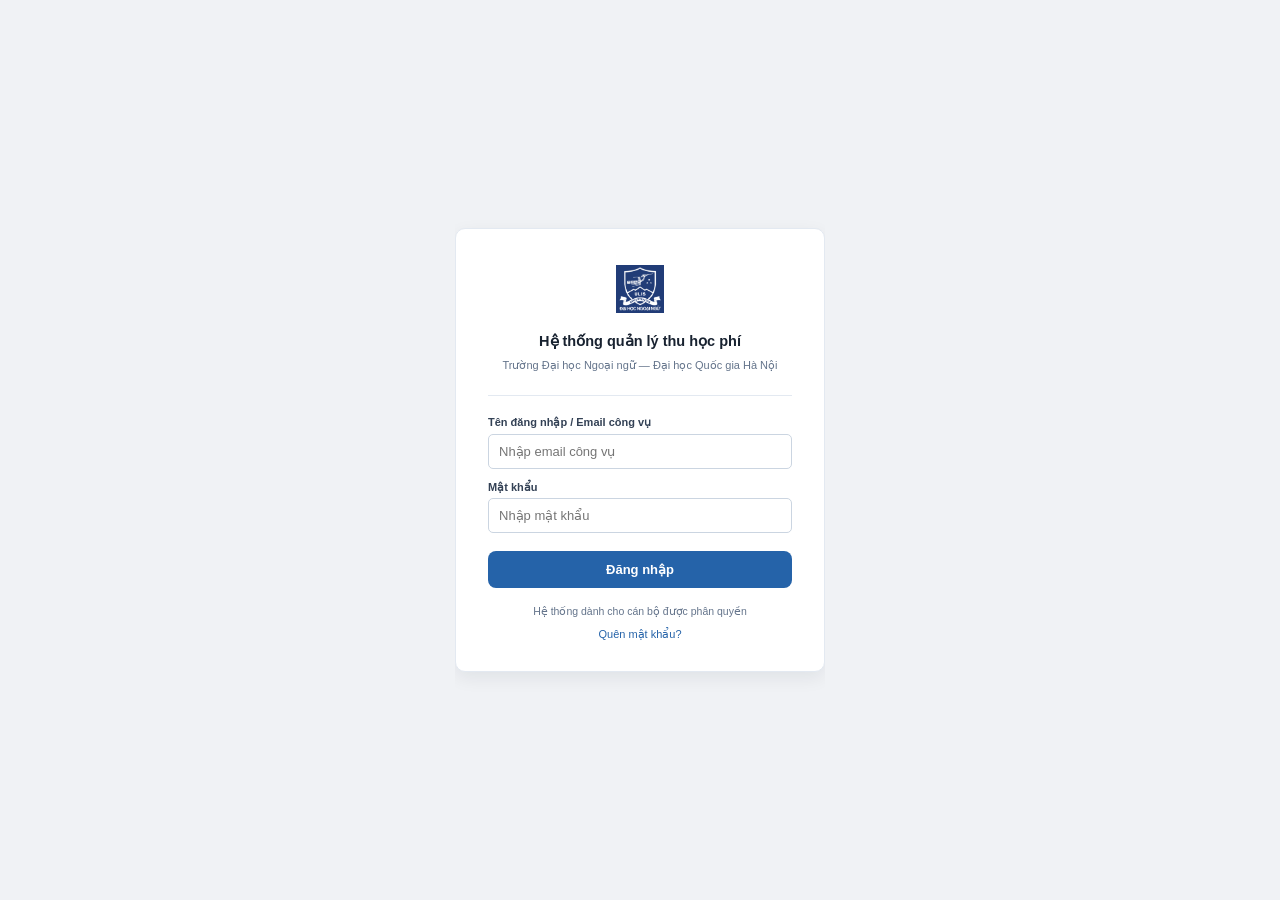
<file: index.html>
<!DOCTYPE html>
<html lang="vi">
<head>
<meta charset="UTF-8"/>
<meta name="viewport" content="width=device-width, initial-scale=1.0"/>
<title>Đăng nhập — Hệ thống quản lý thu học phí ULIS</title>
<meta name="description" content="Hệ thống quản trị học phí nội bộ — Trường Đại học Ngoại ngữ, Đại học Quốc gia Hà Nội"/>
<link rel="stylesheet" href="css/styles.css"/>
<style>
  html, body {
    height: 100%; overflow: hidden;
    display: flex; align-items: center; justify-content: center;
    background: #F0F2F5;
  }
</style>
</head>
<body>
<div id="toast-container"></div>
<div class="login-card">
  <div class="login-logo-row">
    <img src="assets/ulis-logo.png" alt="ULIS" onerror="this.style.display='none'"/>
  </div>
  <div class="login-title">Hệ thống quản lý thu học phí</div>
  <div class="login-subtitle">Trường Đại học Ngoại ngữ &mdash; Đại học Quốc gia Hà Nội</div>
  <hr class="login-sep"/>
  <div class="login-field">
    <label>Tên đăng nhập / Email công vụ</label>
    <input type="text" id="login-username" placeholder="Nhập email công vụ"/>
  </div>
  <div class="login-field">
    <label>Mật khẩu</label>
    <input type="password" id="login-password" placeholder="Nhập mật khẩu"/>
  </div>
  <button class="login-btn" onclick="location.href='pages/overview.html'">Đăng nhập</button>
  <div class="login-footer">
    <div class="login-notice">Hệ thống dành cho cán bộ được phân quyền</div>
    <span class="login-link" onclick="showToast('Vui lòng liên hệ quản trị viên để được hỗ trợ.','info')">Quên mật khẩu?</span>
  </div>
</div>
<script src="js/common.js"></script>
<script>
  /* Allow pressing Enter to submit */
  document.addEventListener('keydown', function(e) {
    if (e.key === 'Enter') location.href = 'pages/overview.html';
  });
</script>
</body>
</html>
</file>
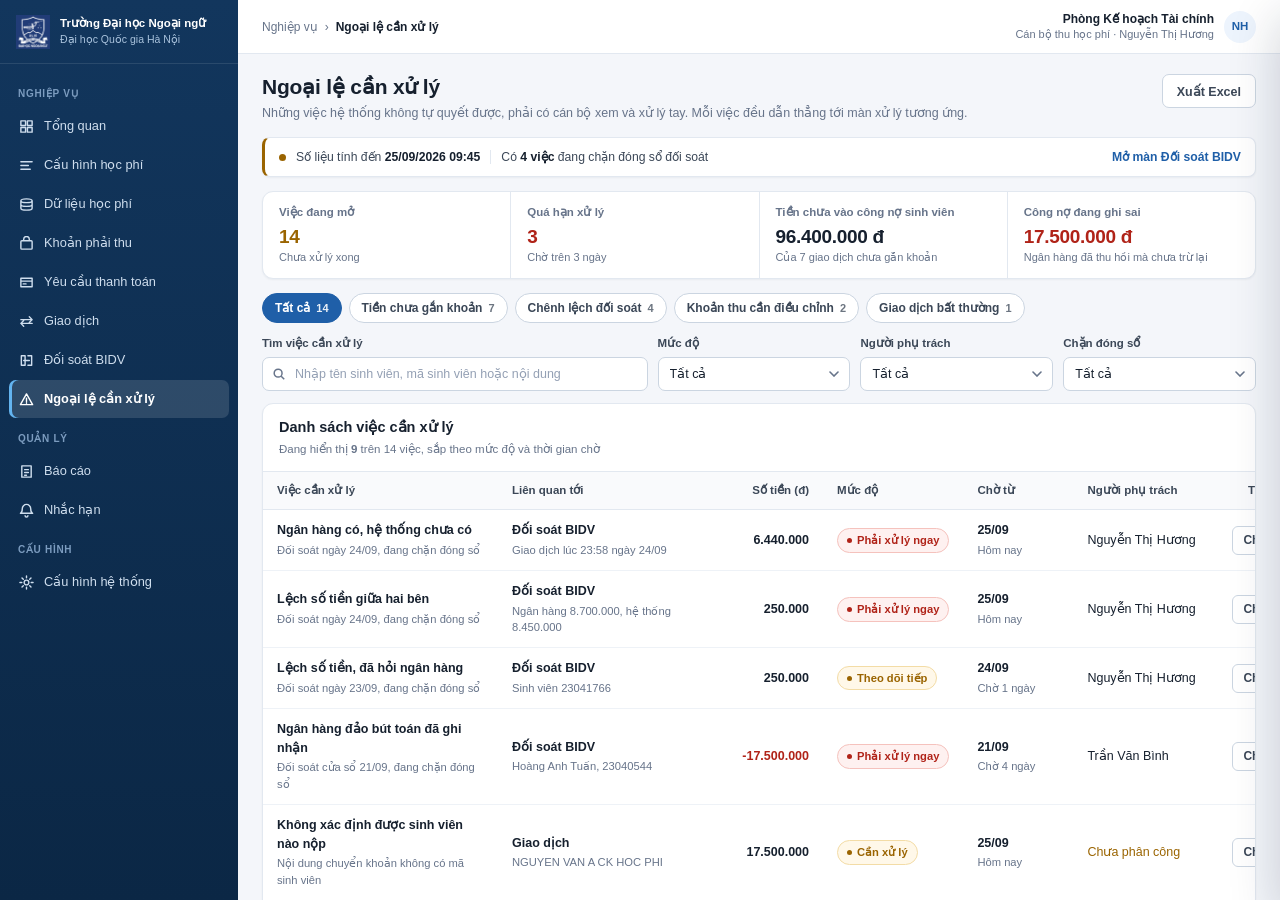
<file: pages/exceptions.html>
<!DOCTYPE html>
<html lang="vi">
<head>
<meta charset="utf-8">
<meta name="viewport" content="width=device-width, initial-scale=1">
<title>Ngoại lệ cần xử lý · Hệ thống quản lý thu học phí ULIS</title>
<link rel="stylesheet" href="../css/ulis.css">
</head>
<body data-page="exceptions" data-crumb="Nghiệp vụ" data-title="Ngoại lệ cần xử lý">
<div id="toasts"></div>
<div id="app">
  <nav id="sidebar"></nav>
  <div id="main">
    <header id="topbar"></header>
    <div id="content">
      <div class="wrap">

        <div class="phead">
          <div>
            <h1>Ngoại lệ cần xử lý</h1>
            <p>Những việc hệ thống không tự quyết được, phải có cán bộ xem và xử lý tay. Mỗi việc đều dẫn thẳng
               tới màn xử lý tương ứng.</p>
          </div>
          <div class="phead-act">
            <button class="btn" onclick="notReady('Xuất danh sách ra Excel')">Xuất Excel</button>
          </div>
        </div>

        <div class="srcbar" style="border-left-color:var(--warn)">
          <span class="dot" style="background:var(--warn)"></span>
          <span>Số liệu tính đến <b>25/09/2026 09:45</b></span>
          <span class="sep"></span>
          <span>Có <b>4 việc</b> đang chặn đóng sổ đối soát</span>
          <span class="grow"></span>
          <button class="btn-link" onclick="location.href='reconciliation.html'">Mở màn Đối soát BIDV</button>
        </div>

        <div class="sumrow">
          <div class="it"><div class="l">Việc đang mở</div><div class="v warn">14</div><div class="s">Chưa xử lý xong</div></div>
          <div class="it"><div class="l">Quá hạn xử lý</div><div class="v err">3</div><div class="s">Chờ trên 3 ngày</div></div>
          <div class="it"><div class="l">Tiền chưa vào công nợ sinh viên</div><div class="v">96.400.000 đ</div><div class="s">Của 7 giao dịch chưa gắn khoản</div></div>
          <div class="it"><div class="l">Công nợ đang ghi sai</div><div class="v err">17.500.000 đ</div><div class="s">Ngân hàng đã thu hồi mà chưa trừ lại</div></div>
        </div>

        <div class="chips" data-target="tbl-ex">
          <button class="chip on" data-filter="all"   onclick="pickChip(this)">Tất cả <span class="n">14</span></button>
          <button class="chip"    data-filter="alloc" onclick="pickChip(this)">Tiền chưa gắn khoản <span class="n">7</span></button>
          <button class="chip"    data-filter="recon" onclick="pickChip(this)">Chênh lệch đối soát <span class="n">4</span></button>
          <button class="chip"    data-filter="adj"   onclick="pickChip(this)">Khoản thu cần điều chỉnh <span class="n">2</span></button>
          <button class="chip"    data-filter="odd"   onclick="pickChip(this)">Giao dịch bất thường <span class="n">1</span></button>
        </div>

        <div class="filters f-4x">
          <div class="field f-search">
            <label>Tìm việc cần xử lý</label>
            <svg viewBox="0 0 16 16"><circle cx="7" cy="7" r="4.5"/><path d="M10.5 10.5L14 14"/></svg>
            <input class="inp" placeholder="Nhập tên sinh viên, mã sinh viên hoặc nội dung" oninput="filterTable(this,'tbl-ex')">
          </div>
          <div class="field">
            <label>Mức độ</label>
            <select class="sel"><option>Tất cả</option><option>Phải xử lý ngay</option><option>Cần xử lý</option><option>Theo dõi tiếp</option></select>
          </div>
          <div class="field">
            <label>Người phụ trách</label>
            <select class="sel"><option>Tất cả</option><option>Nguyễn Thị Hương</option><option>Trần Văn Bình</option><option>Chưa phân công</option></select>
          </div>
          <div class="field">
            <label>Chặn đóng sổ</label>
            <select class="sel"><option>Tất cả</option><option>Có chặn</option><option>Không chặn</option></select>
          </div>
        </div>

        <div class="card">
          <div class="card-hd">
            <div><h2>Danh sách việc cần xử lý</h2>
            <div class="sub">Đang hiển thị <b data-count-for="tbl-ex">9</b> trên 14 việc, sắp theo mức độ và thời gian chờ</div></div>
          </div>
          <div class="card-bd flush">
            <div class="tbl-wrap">
              <table class="tbl" id="tbl-ex" style="min-width:1040px">
                <thead><tr>
                  <th style="min-width:235px">Việc cần xử lý</th>
                  <th style="min-width:200px">Liên quan tới</th>
                  <th class="r" style="min-width:125px">Số tiền (đ)</th>
                  <th class="w2" style="min-width:130px">Mức độ</th>
                  <th class="w2" style="min-width:110px">Chờ từ</th>
                  <th style="min-width:145px">Người phụ trách</th>
                  <th class="r" style="min-width:86px">Thao tác</th>
                </tr></thead>
                <tbody>
                  <tr data-tags="recon">
                    <td><div class="t-main">Ngân hàng có, hệ thống chưa có</div><div class="t-sub">Đối soát ngày 24/09, đang chặn đóng sổ</div></td>
                    <td><div class="t-main">Đối soát BIDV</div><div class="t-sub">Giao dịch lúc 23:58 ngày 24/09</div></td>
                    <td class="money">6.440.000</td>
                    <td><span class="bg err">Phải xử lý ngay</span></td>
                    <td><div class="t-main">25/09</div><div class="t-sub">Hôm nay</div></td>
                    <td>Nguyễn Thị Hương</td>
                    <td class="t-act"><button class="btn btn-sm" onclick="openEx('e1')">Chi tiết</button></td>
                  </tr>
                  <tr data-tags="recon">
                    <td><div class="t-main">Lệch số tiền giữa hai bên</div><div class="t-sub">Đối soát ngày 24/09, đang chặn đóng sổ</div></td>
                    <td><div class="t-main">Đối soát BIDV</div><div class="t-sub">Ngân hàng 8.700.000, hệ thống 8.450.000</div></td>
                    <td class="money">250.000</td>
                    <td><span class="bg err">Phải xử lý ngay</span></td>
                    <td><div class="t-main">25/09</div><div class="t-sub">Hôm nay</div></td>
                    <td>Nguyễn Thị Hương</td>
                    <td class="t-act"><button class="btn btn-sm" onclick="openEx('e2')">Chi tiết</button></td>
                  </tr>
                  <tr data-tags="recon">
                    <td><div class="t-main">Lệch số tiền, đã hỏi ngân hàng</div><div class="t-sub">Đối soát ngày 23/09, đang chặn đóng sổ</div></td>
                    <td><div class="t-main">Đối soát BIDV</div><div class="t-sub">Sinh viên 23041766</div></td>
                    <td class="money">250.000</td>
                    <td><span class="bg warn">Theo dõi tiếp</span></td>
                    <td><div class="t-main">24/09</div><div class="t-sub">Chờ 1 ngày</div></td>
                    <td>Nguyễn Thị Hương</td>
                    <td class="t-act"><button class="btn btn-sm" onclick="openEx('e3')">Chi tiết</button></td>
                  </tr>
                  <tr data-tags="recon">
                    <td><div class="t-main">Ngân hàng đảo bút toán đã ghi nhận</div><div class="t-sub">Đối soát cửa sổ 21/09, đang chặn đóng sổ</div></td>
                    <td><div class="t-main">Đối soát BIDV</div><div class="t-sub">Hoàng Anh Tuấn, 23040544</div></td>
                    <td class="money" style="color:var(--err)">-17.500.000</td>
                    <td><span class="bg err">Phải xử lý ngay</span></td>
                    <td><div class="t-main">21/09</div><div class="t-sub">Chờ 4 ngày</div></td>
                    <td>Trần Văn Bình</td>
                    <td class="t-act"><button class="btn btn-sm" onclick="openEx('e4')">Chi tiết</button></td>
                  </tr>
                  <tr data-tags="alloc">
                    <td><div class="t-main">Không xác định được sinh viên nào nộp</div><div class="t-sub">Nội dung chuyển khoản không có mã sinh viên</div></td>
                    <td><div class="t-main">Giao dịch</div><div class="t-sub">NGUYEN VAN A CK HOC PHI</div></td>
                    <td class="money">17.500.000</td>
                    <td><span class="bg warn">Cần xử lý</span></td>
                    <td><div class="t-main">25/09</div><div class="t-sub">Hôm nay</div></td>
                    <td><span style="color:var(--warn)">Chưa phân công</span></td>
                    <td class="t-act"><button class="btn btn-sm" onclick="openEx('e5')">Chi tiết</button></td>
                  </tr>
                  <tr data-tags="alloc">
                    <td><div class="t-main">Sinh viên đang nợ nhiều khoản</div><div class="t-sub">Chưa rõ tiền nộp cho khoản nào</div></td>
                    <td><div class="t-main">Giao dịch</div><div class="t-sub">Nguyễn Thị Mai, 24041902</div></td>
                    <td class="money">6.440.000</td>
                    <td><span class="bg warn">Cần xử lý</span></td>
                    <td><div class="t-main">24/09</div><div class="t-sub">Chờ 1 ngày</div></td>
                    <td>Trần Văn Bình</td>
                    <td class="t-act"><button class="btn btn-sm" onclick="openEx('e6')">Chi tiết</button></td>
                  </tr>
                  <tr data-tags="alloc">
                    <td><div class="t-main">Không xác định được sinh viên nào nộp</div><div class="t-sub">Nội dung chuyển khoản không có mã sinh viên</div></td>
                    <td><div class="t-main">Giao dịch</div><div class="t-sub">HOC PHI THANG 9</div></td>
                    <td class="money">11.550.000</td>
                    <td><span class="bg err">Phải xử lý ngay</span></td>
                    <td><div class="t-main">19/09</div><div class="t-sub">Chờ 6 ngày</div></td>
                    <td><span style="color:var(--warn)">Chưa phân công</span></td>
                    <td class="t-act"><button class="btn btn-sm" onclick="openEx('e7')">Chi tiết</button></td>
                  </tr>
                  <tr data-tags="odd">
                    <td><div class="t-main">Số tiền quá nhỏ so với học phí</div><div class="t-sub">Nhiều khả năng sinh viên nộp thử</div></td>
                    <td><div class="t-main">Giao dịch</div><div class="t-sub">Đỗ Quang Huy, 26041044</div></td>
                    <td class="money">500</td>
                    <td><span class="bg mute">Theo dõi tiếp</span></td>
                    <td><div class="t-main">24/09</div><div class="t-sub">Chờ 1 ngày</div></td>
                    <td>Trần Văn Bình</td>
                    <td class="t-act"><button class="btn btn-sm" onclick="openEx('e8')">Chi tiết</button></td>
                  </tr>
                  <tr data-tags="adj">
                    <td><div class="t-main">Có tiền thừa chưa chọn cách xử lý</div><div class="t-sub">Miễn giảm duyệt sau khi sinh viên đã nộp</div></td>
                    <td><div class="t-main">Khoản phải thu</div><div class="t-sub">Nguyễn Hải Yến, 22041002</div></td>
                    <td class="money">5.775.000</td>
                    <td><span class="bg warn">Cần xử lý</span></td>
                    <td><div class="t-main">22/09</div><div class="t-sub">Chờ 3 ngày</div></td>
                    <td>Trần Văn Bình</td>
                    <td class="t-act"><button class="btn btn-sm" onclick="openEx('e9')">Chi tiết</button></td>
                  </tr>
                </tbody>
              </table>
            </div>
            <div class="tfoot">
              <div>Hiển thị 1 đến 9 trong 14 việc</div>
              <div class="pager">
                <button class="pg" disabled>‹</button>
                <button class="pg on">1</button><button class="pg">2</button>
                <button class="pg">›</button>
              </div>
            </div>
          </div>
        </div>

        <div class="note warn">
          <svg class="ic" viewBox="0 0 16 16"><path d="M8 2L1.5 13.5h13zM8 6.5v3.5M8 11.6v.5"/></svg>
          <div><span class="nt">Hai chiều sai lệch tiền, đừng lẫn với nhau</span>
          <b>Tiền chưa vào công nợ</b> là tiền Nhà trường đã nhận nhưng sinh viên vẫn bị ghi là còn nợ. Thiệt cho sinh viên,
          dễ dẫn tới khiếu nại. <b>Công nợ ghi sai</b> là sinh viên được ghi đã nộp trong khi tiền không có hoặc đã bị
          ngân hàng lấy lại. Thiệt cho Nhà trường và nguy hiểm hơn, vì sinh viên có thể được xét tốt nghiệp trong khi
          thực tế vẫn còn nợ. Chiều thứ hai luôn phải xử lý trước.</div>
        </div>

        <div class="note info">
          <svg class="ic" viewBox="0 0 16 16"><circle cx="8" cy="8" r="6.5"/><path d="M8 7.5v4M8 5v.6"/></svg>
          <div><span class="nt">Vì sao những việc này không tự xử lý được</span>
          Hệ thống chỉ tự làm khi chắc chắn đúng. Những trường hợp còn lại đều thiếu một mẩu thông tin mà chỉ con người
          mới xác minh được, ví dụ sinh viên nào đã nộp, hay ngân hàng và hệ thống bên nào ghi đúng số. Tự đoán sẽ dẫn
          tới trừ nhầm tiền của sinh viên, nên hệ thống dừng lại và đưa vào danh sách này.</div>
        </div>

      </div>
    </div>
  </div>
</div>

<!-- ======================= NGĂN CHI TIẾT ======================= -->
<div class="dov" id="ov-d-ex"></div>
<aside class="drw" id="d-ex">
  <div class="drw-hd">
    <div>
      <h2 id="ex-title">Ngân hàng có, hệ thống chưa có</h2>
      <div class="sub" id="ex-sub">Đối soát ngày 24/09/2026</div>
    </div>
    <button class="x" onclick="closeDrawer('d-ex')">✕</button>
  </div>
  <div class="drw-bd">

    <div class="sec">
      <div class="sec-t">Việc cần làm</div>
      <div id="ex-todo"></div>
    </div>

    <div class="sec">
      <div class="sec-t">Số tiền liên quan</div>
      <div class="money3">
        <div class="m-box hl" style="grid-column:span 3">
          <div class="m-l" id="ex-amtl">Số tiền</div>
          <div class="m-v" id="ex-amt"></div>
        </div>
      </div>
      <div class="axes" style="margin-top:12px">
        <div class="axis-row"><span class="axis-k">Mức độ</span><span id="ex-lv" class="bg err">Phải xử lý ngay</span></div>
        <div class="axis-row"><span class="axis-k">Chặn đóng sổ</span><span id="ex-blk" class="bg warn">Có</span></div>
        <div class="axis-row"><span class="axis-k">Người phụ trách</span><span id="ex-own" style="font-size:12.5px;font-weight:600"></span></div>
      </div>
    </div>

    <div class="sec">
      <div class="sec-t">Thông tin liên quan</div>
      <dl class="dl" id="ex-info"></dl>
    </div>

    <div class="sec">
      <div class="sec-t">Diễn biến</div>
      <div class="tl" id="ex-tl"></div>
    </div>

  </div>
  <div class="drw-ft" id="ex-ft"></div>
</aside>

<!-- ======================= HỘP THOẠI PHÂN CÔNG ======================= -->
<div class="mov" id="m-assign">
  <div class="mdl">
    <div class="mdl-hd">
      <div><h2>Phân công người xử lý</h2>
      <div class="sub" id="as-name"></div></div>
      <button class="x" onclick="closeModal('m-assign')">✕</button>
    </div>
    <div class="mdl-bd">
      <div class="field" style="margin-bottom:13px">
        <label>Giao cho <span class="req">*</span></label>
        <select class="sel"><option>Nguyễn Thị Hương</option><option>Trần Văn Bình</option></select>
      </div>
      <div class="field">
        <label>Ghi chú bàn giao</label>
        <textarea class="inp" rows="2" placeholder="Nội dung đã nắm được, việc còn phải làm"></textarea>
      </div>
      <div class="note info" style="margin-top:14px">
        <svg class="ic" viewBox="0 0 16 16"><circle cx="8" cy="8" r="6.5"/><path d="M8 7.5v4M8 5v.6"/></svg>
        <div><span class="nt">Phân công chỉ để theo dõi, không khóa quyền</span>
        Cán bộ khác vẫn mở và xử lý được nếu cần, việc phân công chỉ giúp không ai làm trùng nhau.</div>
      </div>
    </div>
    <div class="mdl-ft">
      <button class="btn" onclick="closeModal('m-assign')">Hủy</button>
      <button class="btn btn-primary" onclick="closeModal('m-assign');toast('Đã phân công người xử lý.','ok')">Lưu phân công</button>
    </div>
  </div>
</div>

<script src="../js/ulis.js"></script>
<script>
var EX = {
  e1:{ title:'Ngân hàng có, hệ thống chưa có', sub:'Đối soát ngày 24/09/2026', amt:'6.440.000 đ',
       lv:['err','Phải xử lý ngay'], blk:['warn','Có, ngày 24/09 chưa đóng sổ được'], own:'Nguyễn Thị Hương',
       todo:['warn','Kiểm tra và bổ sung giao dịch vào hệ thống',
         'Sao kê BIDV ngày 24/09 có một bút toán 6.440.000 đ lúc 23:58 mà hệ thống chưa nhận được báo có. Giao dịch sát giờ chốt sổ nên nhiều khả năng rơi vào khoảng chuyển ngày.',
         'Xin ủy nhiệm chi gốc từ ngân hàng, xác nhận là tiền thật, rồi cho hệ thống nạp bổ sung bút toán đó từ tệp sao kê. Cán bộ không gõ tay số tiền. Xong việc này mới đóng sổ ngày 24/09 được.'],
       info:[['Nguồn phát sinh','Đối soát với sao kê BIDV'],['Ngày nghiệp vụ','24/09/2026'],
             ['Thời điểm bút toán','24/09/2026 23:58'],['Ảnh hưởng','Chặn đóng sổ ngày 24/09']],
       tl:[['done','Nhận sao kê ngân hàng ngày 24/09','25/09/2026 07:32'],
           ['done','So khớp, phát hiện bút toán chỉ có ở phía ngân hàng','25/09/2026 07:35'],
           ['now','Chờ cán bộ đối chiếu chứng từ','Đã mở từ hôm nay']],
       go:['reconciliation.html','Mở đợt đối soát ngày 24/09'] },

  e2:{ title:'Lệch số tiền giữa hai bên', sub:'Đối soát ngày 24/09/2026', amt:'250.000 đ', amtl:'Số tiền chênh lệch',
       lv:['err','Phải xử lý ngay'], blk:['warn','Có, ngày 24/09 chưa đóng sổ được'], own:'Nguyễn Thị Hương',
       todo:['warn','Đối chiếu chứng từ gốc với ngân hàng',
         'Cùng một bút toán nhưng ngân hàng ghi 8.700.000 đ còn hệ thống ghi 8.450.000 đ, chênh 250.000 đ.',
         'Xin ủy nhiệm chi gốc từ ngân hàng để xác định bên nào ghi đúng, rồi sửa theo bên đúng kèm căn cứ.'],
       info:[['Nguồn phát sinh','Đối soát với sao kê BIDV'],['Ngày nghiệp vụ','24/09/2026'],
             ['Ngân hàng ghi','8.700.000 đ'],['Hệ thống ghi','8.450.000 đ'],['Ảnh hưởng','Chặn đóng sổ ngày 24/09']],
       tl:[['done','Nhận sao kê ngân hàng ngày 24/09','25/09/2026 07:32'],
           ['done','So khớp, phát hiện lệch số tiền','25/09/2026 07:35'],
           ['now','Chờ cán bộ đối chiếu chứng từ','Đã mở từ hôm nay']],
       go:['reconciliation.html','Mở đợt đối soát ngày 24/09'] },

  e3:{ title:'Lệch số tiền, đã hỏi ngân hàng', sub:'Đối soát ngày 23/09/2026', amt:'250.000 đ', amtl:'Số tiền chênh lệch',
       lv:['warn','Theo dõi tiếp'], blk:['warn','Có, ngày 23/09 chưa đóng sổ được'], own:'Nguyễn Thị Hương',
       todo:['info','Chờ ngân hàng trả lời, chưa cần làm gì thêm',
         'Đã gửi văn bản hỏi BIDV ngày 24/09 về khoản chênh 250.000 đ của sinh viên 23041766. Ngân hàng chưa phản hồi.',
         'Theo dõi tiếp. Nếu quá 5 ngày làm việc chưa có trả lời thì nhắc lại theo quy trình của Phòng Kế hoạch Tài chính.'],
       info:[['Nguồn phát sinh','Đối soát với sao kê BIDV'],['Ngày nghiệp vụ','23/09/2026'],
             ['Sinh viên','Đinh Thùy Dương, 23041766'],['Đã gửi hỏi ngân hàng','24/09/2026 09:15']],
       tl:[['done','So khớp, phát hiện lệch số tiền','24/09/2026 07:31'],
           ['done','Gửi văn bản hỏi ngân hàng','24/09/2026 09:15 · Nguyễn Thị Hương'],
           ['now','Chờ ngân hàng trả lời','Đã 1 ngày']],
       go:['reconciliation.html','Mở đợt đối soát ngày 23/09'] },

  e4:{ title:'Ngân hàng đảo bút toán đã ghi nhận', sub:'Đối soát cửa sổ 21/09/2026', amt:'-17.500.000 đ', amtl:'Số tiền ngân hàng thu hồi',
       lv:['err','Phải xử lý ngay'], blk:['err','Có, cửa sổ 21/09 chưa đóng sổ được'], own:'Trần Văn Bình',
       todo:['err','Xử lý tay theo hướng dẫn của Phòng Kế hoạch Tài chính',
         'Ngân hàng thu hồi giao dịch 17.500.000 đ của sinh viên Hoàng Anh Tuấn. Hệ thống <b>đã ghi bút toán đảo ở mức giao dịch</b> nên sổ đối soát ngày 21/09 cân và đã đóng. Nhưng <b>phần tiền đã trừ vào khoản phải thu thì chưa đảo được</b>: tiền gốc đã vào học phí và phần thừa 200.000 đ đã chuyển sang kỳ sau, đảo tự động sẽ làm số dư của sinh viên bị âm. Hiện công nợ vẫn ghi là em ấy đã nộp, trong khi tiền đã bị ngân hàng lấy lại.',
         'Liên hệ sinh viên và ngân hàng làm rõ, sau đó lập bút toán điều chỉnh tay. Không tự sửa số liệu trong cơ sở dữ liệu.'],
       info:[['Nguồn phát sinh','Đối soát với sao kê ngân hàng'],['Sinh viên','Hoàng Anh Tuấn, 23040544'],
             ['Tiền gốc đã trừ vào','Học phí chính quy học kỳ 1'],['Phần thừa đã chuyển','200.000 đ sang học kỳ 2'],
             ['Đối soát cửa sổ 21/09','Tổng tiền hai bên cân, nhưng đợt này chưa đóng sổ được vì còn mục ngân hàng đảo bút toán'],
             ['Hạn xử lý','Hết ngày 28/09/2026, đã dùng 4 trong 5 ngày làm việc'],
             ['Rủi ro nếu để lâu','Công nợ đang ghi thiếu 17.500.000 đ so với thực tế, sinh viên có thể được xét tốt nghiệp nhầm']],
       tl:[['done','Ngân hàng báo thu hồi giao dịch','21/09/2026 16:58'],
           ['done','Hệ thống dừng lại, không đảo tự động','21/09/2026 16:58'],
           ['done','Đối soát gửi bằng chứng đảo sang bộ phận công nợ','22/09/2026 09:20'],
           ['warn','Công nợ của sinh viên vẫn chưa được chỉnh','Đã 4 ngày, đây là số tiền thật đang ghi sai']],
       go:['reconciliation.html','Mở đợt đối soát cửa sổ 21/09'] },

  e5:{ title:'Không xác định được sinh viên nào nộp', sub:'Giao dịch ngày 25/09/2026', amt:'17.500.000 đ',
       lv:['warn','Cần xử lý'], blk:['mute','Không'], own:'Chưa phân công',
       todo:['warn','Liên hệ sinh viên để xác minh rồi gắn khoản',
         'Nội dung chuyển khoản chỉ ghi NGUYEN VAN A CK HOC PHI, không có mã sinh viên. Hệ thống không đoán theo họ tên vì trường có nhiều sinh viên trùng tên.',
         'Xin mã sinh viên hoặc ảnh ủy nhiệm chi, sau đó gắn giao dịch vào đúng khoản phải thu.'],
       info:[['Nguồn phát sinh','Chuyển khoản trực tiếp'],['Nội dung chuyển khoản','NGUYEN VAN A CK HOC PHI'],
             ['Ngày tiền về','25/09/2026 08:30'],['Tình trạng','Tiền đã về nhưng chưa vào công nợ sinh viên nào']],
       tl:[['done','Ngân hàng báo có tiền về','25/09/2026 08:30'],
           ['warn','Không tìm được khoản phải thu tương ứng','Đang chờ cán bộ xử lý']],
       go:['transactions.html','Mở giao dịch để gắn khoản'] },

  e6:{ title:'Sinh viên đang nợ nhiều khoản', sub:'Giao dịch ngày 24/09/2026', amt:'6.440.000 đ',
       lv:['warn','Cần xử lý'], blk:['mute','Không'], own:'Trần Văn Bình',
       todo:['warn','Hỏi sinh viên muốn nộp cho khoản nào',
         'Sinh viên Nguyễn Thị Mai còn nợ học phí chính quy 19.000.000 đ và học lại 6.440.000 đ. Số tiền chuyển khớp với khoản học lại nhưng hệ thống không tự chọn thay cán bộ.',
         'Liên hệ sinh viên xác nhận, sau đó gắn giao dịch vào khoản sinh viên chỉ định.'],
       info:[['Nguồn phát sinh','Chuyển khoản trực tiếp'],['Sinh viên','Nguyễn Thị Mai, 24041902'],
             ['Đang nợ','Học phí chính quy 19.000.000 đ và học lại 6.440.000 đ'],
             ['Ghi chú','Mã thanh toán cho khoản học lại đã hết hạn sáng cùng ngày']],
       tl:[['done','Mã thanh toán cho khoản học lại hết hạn','24/09/2026 09:45'],
           ['done','Ngân hàng báo có tiền chuyển khoản trực tiếp','24/09/2026 11:05'],
           ['warn','Giữ lại chờ cán bộ chọn khoản','Đã 1 ngày']],
       go:['transactions.html','Mở giao dịch để gắn khoản'] },

  e7:{ title:'Không xác định được sinh viên nào nộp', sub:'Giao dịch ngày 19/09/2026', amt:'11.550.000 đ',
       lv:['err','Phải xử lý ngay'], blk:['mute','Không'], own:'Chưa phân công',
       todo:['err','Đã treo 6 ngày, cần xử lý dứt điểm',
         'Nội dung chuyển khoản chỉ ghi HOC PHI THANG 9, không có thông tin nhận dạng sinh viên. Tiền treo lâu dễ dẫn tới sinh viên khiếu nại là đã nộp mà hệ thống vẫn báo nợ.',
         'Đối chiếu số tiền với các khoản còn nợ để khoanh vùng, hoặc nhờ ngân hàng cung cấp thông tin người chuyển.'],
       info:[['Nguồn phát sinh','Chuyển khoản trực tiếp'],['Nội dung chuyển khoản','HOC PHI THANG 9'],
             ['Ngày tiền về','19/09/2026'],['Số ngày treo','6 ngày']],
       tl:[['done','Ngân hàng báo có tiền về','19/09/2026'],
           ['warn','Không tìm được khoản phải thu tương ứng','Đã treo 6 ngày, chưa ai nhận xử lý']],
       go:['transactions.html','Mở giao dịch để gắn khoản'] },

  e8:{ title:'Số tiền quá nhỏ so với học phí', sub:'Giao dịch ngày 24/09/2026', amt:'500 đ',
       lv:['mute','Theo dõi tiếp'], blk:['mute','Không'], own:'Trần Văn Bình',
       todo:['info','Liên hệ sinh viên xác nhận là nộp thử hay nộp nhầm',
         'Sinh viên Đỗ Quang Huy chuyển 500 đ, nhiều khả năng là thao tác thử tài khoản. Sinh viên này cũng chưa có khoản phải thu vì khung học phí chưa khai mức thu cho nhóm ngành Ả Rập.',
         'Nếu là nộp thử thì ghi nhận không phát sinh công nợ và hướng dẫn sinh viên làm thủ tục nhận lại tiền.'],
       info:[['Nguồn phát sinh','Chuyển khoản trực tiếp'],['Sinh viên','Đỗ Quang Huy, 26041044'],
             ['Khoản phải thu','Chưa có, do khung học phí thiếu mức thu nhóm ngành Ả Rập'],
             ['Việc liên quan','Bổ sung mức thu ở màn Cấu hình học phí']],
       tl:[['done','Ngân hàng báo có tiền về','24/09/2026 15:20'],
           ['warn','Số tiền bất thường, chuyển sang cần kiểm tra','24/09/2026 15:20']],
       go:['transactions.html','Mở giao dịch liên quan'] },

  e9:{ title:'Có tiền thừa chưa chọn cách xử lý', sub:'Khoản phải thu học kỳ 1', amt:'5.775.000 đ', amtl:'Tiền thừa còn dùng được',
       lv:['warn','Cần xử lý'], blk:['mute','Không'], own:'Trần Văn Bình',
       todo:['warn','Hỏi sinh viên muốn giữ lại kỳ sau hay nhận lại tiền',
         'Sinh viên Nguyễn Hải Yến nộp đủ 11.550.000 đ ngày 18/09. Ngày 22/09 Nhà trường duyệt miễn giảm 50% diện chính sách, số phải nộp còn 5.775.000 đ nên phát sinh tiền thừa.',
         'Chọn chuyển sang kỳ thu sau hoặc lập đề nghị hoàn ở màn Khoản phải thu.'],
       info:[['Nguồn phát sinh','Điều chỉnh giảm sau khi đã thu tiền'],['Sinh viên','Nguyễn Hải Yến, 22041002'],
             ['Đã nộp','11.550.000 đ'],['Số phải nộp sau miễn giảm','5.775.000 đ'],
             ['Căn cứ','Quyết định miễn giảm ngày 22/09/2026']],
       tl:[['done','Sinh viên nộp đủ theo số cũ','18/09/2026 10:31'],
           ['done','Điều chỉnh giảm do miễn giảm','22/09/2026 15:40 · Trần Văn Bình'],
           ['warn','Chờ chọn cách xử lý tiền thừa','Đã 3 ngày']],
       go:['receivables.html','Mở khoản phải thu của sinh viên'] }
};

function openEx(key) {
  var r = EX[key];
  document.getElementById('ex-title').textContent = r.title;
  document.getElementById('ex-sub').textContent = r.sub;
  document.getElementById('ex-amt').textContent = r.amt;
  document.getElementById('ex-amtl').textContent = r.amtl || 'Số tiền';
  document.getElementById('ex-own').textContent = r.own;

  var lv = document.getElementById('ex-lv');
  lv.className = 'bg ' + r.lv[0]; lv.textContent = r.lv[1];
  var bk = document.getElementById('ex-blk');
  bk.className = 'bg ' + r.blk[0]; bk.textContent = r.blk[1];

  document.getElementById('ex-todo').innerHTML =
    '<div class="note ' + r.todo[0] + '">' +
    '<svg class="ic" viewBox="0 0 16 16"><circle cx="8" cy="8" r="6.5"/><path d="M8 7.5v4M8 5v.6"/></svg>' +
    '<div><span class="nt">' + r.todo[1] + '</span>' + r.todo[2] +
    '<div style="margin-top:7px"><b>Cần làm: </b>' + r.todo[3] + '</div></div></div>';

  document.getElementById('ex-info').innerHTML = r.info.map(function (x) {
    return '<dt>' + x[0] + '</dt><dd>' + x[1] + '</dd>';
  }).join('');

  document.getElementById('ex-tl').innerHTML = r.tl.map(function (x) {
    return '<div class="tl-i ' + x[0] + '"><div class="tl-t">' + x[1] + '</div><div class="tl-m">' + x[2] + '</div></div>';
  }).join('');

  document.getElementById('as-name').textContent = r.title + ', ' + r.sub;

  document.getElementById('ex-ft').innerHTML =
    '<button class="btn" onclick="openModal(\'m-assign\')">Phân công</button>' +
    '<button class="btn" onclick="toast(\'Đã ghi nhận việc này là đã xử lý xong.\',\'ok\')">Đánh dấu đã xử lý</button>' +
    '<button class="btn btn-primary" onclick="location.href=\'' + r.go[0] + '\'">' + r.go[1] + '</button>';

  openDrawer('d-ex');
}
</script>
</body>
</html>
</file>
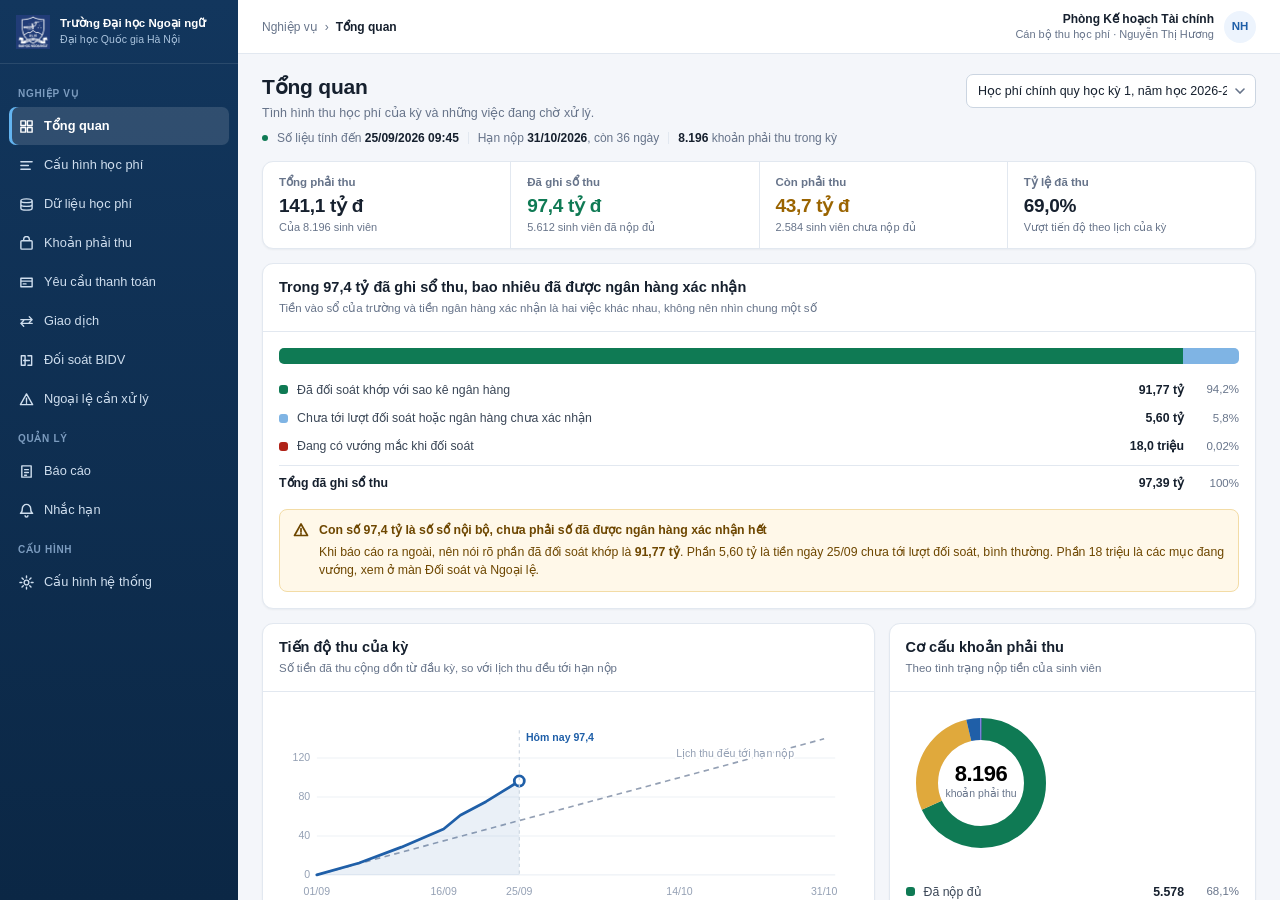
<file: pages/overview.html>
<!DOCTYPE html>
<html lang="vi">
<head>
<meta charset="utf-8">
<meta name="viewport" content="width=device-width, initial-scale=1">
<title>Tổng quan · Hệ thống quản lý thu học phí ULIS</title>
<link rel="stylesheet" href="../css/ulis.css">
</head>
<body data-page="overview" data-crumb="Nghiệp vụ" data-title="Tổng quan">
<div id="toasts"></div>
<div id="app">
  <nav id="sidebar"></nav>
  <div id="main">
    <header id="topbar"></header>
    <div id="content">
      <div class="wrap">

        <div class="phead">
          <div>
            <h1>Tổng quan</h1>
            <p>Tình hình thu học phí của kỳ và những việc đang chờ xử lý.</p>
            <div class="pmeta">
              <span class="dot"></span>
              <span>Số liệu tính đến <b>25/09/2026 09:45</b></span>
              <span class="sep"></span>
              <span>Hạn nộp <b>31/10/2026</b>, còn 36 ngày</span>
              <span class="sep"></span>
              <span><b>8.196</b> khoản phải thu trong kỳ</span>
            </div>
          </div>
          <div class="phead-act">
            <select class="sel" style="width:290px">
              <option>Học phí chính quy học kỳ 1, năm học 2026-2027</option>
              <option>Học lại và học cải thiện học kỳ 1, năm học 2026-2027</option>
            </select>
          </div>
        </div>

        <div class="sumrow">
          <div class="it"><div class="l">Tổng phải thu</div><div class="v">141,1 tỷ đ</div><div class="s">Của 8.196 sinh viên</div></div>
          <div class="it"><div class="l">Đã ghi sổ thu</div><div class="v ok">97,4 tỷ đ</div><div class="s">5.612 sinh viên đã nộp đủ</div></div>
          <div class="it"><div class="l">Còn phải thu</div><div class="v warn">43,7 tỷ đ</div><div class="s">2.584 sinh viên chưa nộp đủ</div></div>
          <div class="it"><div class="l">Tỷ lệ đã thu</div><div class="v">69,0%</div><div class="s">Vượt tiến độ theo lịch của kỳ</div></div>
        </div>

        <div class="card">
          <div class="card-hd">
            <div><h2>Trong 97,4 tỷ đã ghi sổ thu, bao nhiêu đã được ngân hàng xác nhận</h2>
            <div class="sub">Tiền vào sổ của trường và tiền ngân hàng xác nhận là hai việc khác nhau, không nên nhìn chung một số</div></div>
          </div>
          <div class="card-bd">
            <div class="hstack">
              <div class="a" style="width:94.2%"></div>
              <div class="b" style="width:5.76%"></div>
              <div class="c" style="width:0.04%"></div>
            </div>
            <div class="lg" style="margin-top:12px">
              <div class="lg-row"><span class="lg-dot" style="background:var(--ok)"></span>
                <span class="lg-nm">Đã đối soát khớp với sao kê ngân hàng</span><span class="lg-vl">91,77 tỷ</span><span class="lg-pc">94,2%</span></div>
              <div class="lg-row"><span class="lg-dot" style="background:#7FB4E4"></span>
                <span class="lg-nm">Chưa tới lượt đối soát hoặc ngân hàng chưa xác nhận</span><span class="lg-vl">5,60 tỷ</span><span class="lg-pc">5,8%</span></div>
              <div class="lg-row"><span class="lg-dot" style="background:var(--err)"></span>
                <span class="lg-nm">Đang có vướng mắc khi đối soát</span><span class="lg-vl">18,0 triệu</span><span class="lg-pc">0,02%</span></div>
              <div class="lg-row" style="border-top:1px solid var(--border);margin-top:4px;padding-top:8px">
                <span class="lg-nm" style="font-weight:650;color:var(--text)">Tổng đã ghi sổ thu</span>
                <span class="lg-vl">97,39 tỷ</span><span class="lg-pc">100%</span></div>
            </div>
            <div class="note warn" style="margin-top:12px">
              <svg class="ic" viewBox="0 0 16 16"><path d="M8 2L1.5 13.5h13zM8 6.5v3.5M8 11.6v.5"/></svg>
              <div><span class="nt">Con số 97,4 tỷ là số sổ nội bộ, chưa phải số đã được ngân hàng xác nhận hết</span>
              Khi báo cáo ra ngoài, nên nói rõ phần đã đối soát khớp là <b>91,77 tỷ</b>. Phần 5,60 tỷ là tiền ngày 25/09
              chưa tới lượt đối soát, bình thường. Phần 18 triệu là các mục đang vướng, xem ở màn Đối soát và Ngoại lệ.</div>
            </div>
          </div>
        </div>

        <!-- ===== HÀNG 1: TIẾN ĐỘ THU VÀ CƠ CẤU ===== -->
        <div class="cgrid c13">

          <div class="card" style="margin-bottom:0">
            <div class="card-hd">
              <div><h2>Tiến độ thu của kỳ</h2>
              <div class="sub">Số tiền đã thu cộng dồn từ đầu kỳ, so với lịch thu đều tới hạn nộp</div></div>
            </div>
            <div class="card-bd">
              <svg class="ln" viewBox="0 0 520 190" preserveAspectRatio="xMidYMid meet" role="img"
                   aria-label="Biểu đồ tiến độ thu cộng dồn, đang ở 97,4 tỷ đồng so với lịch thu đều là 56,4 tỷ đồng">
                <line class="grid" x1="34" y1="150" x2="500" y2="150"/>
                <line class="grid" x1="34" y1="115" x2="500" y2="115"/>
                <line class="grid" x1="34" y1="80" x2="500" y2="80"/>
                <line class="grid" x1="34" y1="45" x2="500" y2="45"/>
                <text class="axis" x="28" y="153" text-anchor="end">0</text>
                <text class="axis" x="28" y="118" text-anchor="end">40</text>
                <text class="axis" x="28" y="83" text-anchor="end">80</text>
                <text class="axis" x="28" y="48" text-anchor="end">120</text>

                <path class="goal" d="M34,150 L490,27.7"/>
                <path class="area" d="M34,150 L72,139.3 L110,125.1 L148,108.8 L163,96.4 L186,84.2 L201,75 L216,65.6 L216,150 Z"/>
                <path class="real" d="M34,150 L72,139.3 L110,125.1 L148,108.8 L163,96.4 L186,84.2 L201,75 L216,65.6"/>
                <circle class="pt" cx="216" cy="65.6" r="4.5"/>

                <text class="axis" x="34" y="168" text-anchor="middle">01/09</text>
                <text class="axis" x="148" y="168" text-anchor="middle">16/09</text>
                <text class="axis" x="216" y="168" text-anchor="middle">25/09</text>
                <text class="axis" x="360" y="168" text-anchor="middle">14/10</text>
                <text class="axis" x="490" y="168" text-anchor="middle">31/10</text>
                <text class="axis" x="34" y="185">Đơn vị: tỷ đồng</text>

                <line x1="216" y1="20" x2="216" y2="150" stroke="#CBD5E1" stroke-width="1" stroke-dasharray="3 3"/>
                <text class="axis" x="222" y="30" style="fill:#1F5FA8;font-weight:700">Hôm nay 97,4</text>
                <text class="axis" x="410" y="44" text-anchor="middle" style="paint-order:stroke;stroke:#fff;stroke-width:3.5">Lịch thu đều tới hạn nộp</text>
              </svg>
              <div class="note ok" style="margin-top:6px">
                <svg class="ic" viewBox="0 0 16 16"><path d="M3 8.5l3.5 3.5L13 5"/></svg>
                <div><span class="nt">Đang vượt tiến độ</span>
                Qua 24 trên 60 ngày của kỳ, nếu thu đều thì mới được 56,4 tỷ. Thực tế đã thu 97,4 tỷ, nhanh hơn 41 tỷ.
                Sinh viên thường nộp dồn vào tuần cuối nên phần còn lại vẫn cần theo dõi.</div>
              </div>
            </div>
          </div>

          <div class="card" style="margin-bottom:0">
            <div class="card-hd">
              <div><h2>Cơ cấu khoản phải thu</h2>
              <div class="sub">Theo tình trạng nộp tiền của sinh viên</div></div>
            </div>
            <div class="card-bd">
              <div class="dn">
                <svg width="150" height="150" viewBox="0 0 150 150" role="img"
                     aria-label="Biểu đồ tròn cơ cấu khoản phải thu: đã nộp đủ 68,1 phần trăm, chưa nộp 28,1 phần trăm, nộp thiếu 3,5 phần trăm, có tiền thừa 0,4 phần trăm">
                  <circle cx="75" cy="75" r="54" fill="none" stroke="#EEF2F7" stroke-width="22"/>
                  <circle cx="75" cy="75" r="54" fill="none" stroke="#0F7A54" stroke-width="22"
                          stroke-dasharray="231.1 108.2" stroke-dashoffset="0" transform="rotate(-90 75 75)"/>
                  <circle cx="75" cy="75" r="54" fill="none" stroke="#E0A93C" stroke-width="22"
                          stroke-dasharray="95.3 244" stroke-dashoffset="-231.1" transform="rotate(-90 75 75)"/>
                  <circle cx="75" cy="75" r="54" fill="none" stroke="#1F5FA8" stroke-width="22"
                          stroke-dasharray="11.9 327.4" stroke-dashoffset="-326.4" transform="rotate(-90 75 75)"/>
                  <circle cx="75" cy="75" r="54" fill="none" stroke="#8B5CF6" stroke-width="22"
                          stroke-dasharray="1.4 337.9" stroke-dashoffset="-338.3" transform="rotate(-90 75 75)"/>
                  <text class="dn-mid" x="75" y="73" text-anchor="middle">8.196</text>
                  <text class="dn-sub" x="75" y="89" text-anchor="middle">khoản phải thu</text>
                </svg>
                <div class="lg">
                  <div class="lg-row"><span class="lg-dot" style="background:#0F7A54"></span>
                    <span class="lg-nm">Đã nộp đủ</span><span class="lg-vl">5.578</span><span class="lg-pc">68,1%</span></div>
                  <div class="lg-row"><span class="lg-dot" style="background:#E0A93C"></span>
                    <span class="lg-nm">Chưa nộp</span><span class="lg-vl">2.301</span><span class="lg-pc">28,1%</span></div>
                  <div class="lg-row"><span class="lg-dot" style="background:#1F5FA8"></span>
                    <span class="lg-nm">Nộp thiếu</span><span class="lg-vl">283</span><span class="lg-pc">3,5%</span></div>
                  <div class="lg-row"><span class="lg-dot" style="background:#8B5CF6"></span>
                    <span class="lg-nm">Có tiền thừa</span><span class="lg-vl">34</span><span class="lg-pc">0,4%</span></div>
                  <div class="lg-row" style="border-top:1px solid var(--border);margin-top:4px;padding-top:8px">
                    <span class="lg-nm" style="font-weight:650;color:var(--text)">Tổng</span>
                    <span class="lg-vl">8.196</span><span class="lg-pc">100%</span></div>
                </div>
              </div>
              <button class="btn btn-sm" style="width:100%;margin-top:10px" onclick="location.href='receivables.html'">Mở danh sách khoản phải thu</button>
            </div>
          </div>
        </div>

        <!-- ===== HÀNG 2: TIỀN VỀ VÀ THEO KHOA ===== -->
        <div class="cgrid c31">

          <div class="card" style="margin-bottom:0">
            <div class="card-hd">
              <div><h2>Tiền về 7 ngày gần nhất</h2>
              <div class="sub">Đơn vị tỷ đồng</div></div>
            </div>
            <div class="card-bd">
              <div class="stk">
                <div class="c"><span class="vl">4,25</span><div class="col" style="height:72%"><div class="s2" style="height:3.1%"></div><div class="s1" style="height:96.9%"></div></div><span class="lb">19/09</span></div>
                <div class="c"><span class="vl">4,59</span><div class="col" style="height:78%"><div class="s2" style="height:3.1%"></div><div class="s1" style="height:96.9%"></div></div><span class="lb">20/09</span></div>
                <div class="c"><span class="vl">5,14</span><div class="col" style="height:87%"><div class="s2" style="height:3.2%"></div><div class="s1" style="height:96.8%"></div></div><span class="lb">21/09</span></div>
                <div class="c"><span class="vl">5,90</span><div class="col" style="height:100%"><div class="s2" style="height:3.1%"></div><div class="s1" style="height:96.9%"></div></div><span class="lb">22/09</span></div>
                <div class="c"><span class="vl">4,81</span><div class="col" style="height:82%"><div class="s2" style="height:3.6%"></div><div class="s1" style="height:96.4%"></div></div><span class="lb">23/09</span></div>
                <div class="c"><span class="vl">5,23</span><div class="col" style="height:89%"><div class="s2" style="height:4.1%"></div><div class="s1" style="height:95.9%"></div></div><span class="lb">24/09</span></div>
                <div class="c"><span class="vl">5,60</span><div class="col" style="height:95%"><div class="s2" style="height:3.4%"></div><div class="s1" style="height:96.6%"></div></div><span class="lb">25/09</span></div>
              </div>
              <div class="lg" style="margin-top:12px">
                <div class="lg-row"><span class="lg-dot" style="background:#1F5FA8"></span>
                  <span class="lg-nm">Nộp bằng mã thanh toán trên cổng</span><span class="lg-vl">34,32 tỷ</span><span class="lg-pc">96,6%</span></div>
                <div class="lg-row"><span class="lg-dot" style="background:#7FB4E4"></span>
                  <span class="lg-nm">Sinh viên tự chuyển khoản</span><span class="lg-vl">1,20 tỷ</span><span class="lg-pc">3,4%</span></div>
              </div>
              <p class="hint" style="margin-top:8px">Tổng 7 ngày <b>35,52 tỷ đồng</b> của 2.140 giao dịch. Tỷ lệ nộp qua cổng càng cao
                 thì càng ít phải xử lý tay, vì tiền chuyển khoản tự do mới hay không gắn được khoản.</p>
            </div>
          </div>

          <div class="card" style="margin-bottom:0">
            <div class="card-hd">
              <div><h2>Tiến độ thu theo khoa</h2>
              <div class="sub">Sắp từ thấp lên cao để thấy khoa cần chú ý trước</div></div>
              <div class="card-hd-act"><button class="btn-link" onclick="location.href='reports.html'">Xem báo cáo đầy đủ</button></div>
            </div>
            <div class="card-bd flush">
              <div class="prog">
                <div class="prog-hd"><b>Khoa NN và VH Ả Rập</b><span>55,3%, còn 2,8 tỷ</span></div>
                <div class="prog-tr"><div class="prog-fl low" style="width:55.3%"></div></div>
              </div>
              <div class="prog">
                <div class="prog-hd"><b>Khoa NN và VH Hàn Quốc</b><span>65,6%, còn 6,8 tỷ</span></div>
                <div class="prog-tr"><div class="prog-fl" style="width:65.6%"></div></div>
              </div>
              <div class="prog">
                <div class="prog-hd"><b>Khoa NN và VH Nhật Bản</b><span>67,7%, còn 6,7 tỷ</span></div>
                <div class="prog-tr"><div class="prog-fl" style="width:67.7%"></div></div>
              </div>
              <div class="prog">
                <div class="prog-hd"><b>Khoa NN và VH Trung Quốc</b><span>68,9%, còn 7,5 tỷ</span></div>
                <div class="prog-tr"><div class="prog-fl" style="width:68.9%"></div></div>
              </div>
              <div class="prog">
                <div class="prog-hd"><b>Khoa NN và VH Nga</b><span>69,7%, còn 1,4 tỷ</span></div>
                <div class="prog-tr"><div class="prog-fl" style="width:69.7%"></div></div>
              </div>
              <div class="prog">
                <div class="prog-hd"><b>Khoa NN và VH Đức</b><span>70,3%, còn 2,2 tỷ</span></div>
                <div class="prog-tr"><div class="prog-fl" style="width:70.3%"></div></div>
              </div>
              <div class="prog">
                <div class="prog-hd"><b>Khoa NN và VH Pháp</b><span>70,7%, còn 2,7 tỷ</span></div>
                <div class="prog-tr"><div class="prog-fl" style="width:70.7%"></div></div>
              </div>
              <div class="prog">
                <div class="prog-hd"><b>Khoa NN và VH Anh</b><span>71,8%, còn 9,8 tỷ</span></div>
                <div class="prog-tr"><div class="prog-fl" style="width:71.8%"></div></div>
              </div>
              <div class="prog">
                <div class="prog-hd"><b>Khoa Sư phạm tiếng Anh</b><span>73,4%, còn 3,7 tỷ</span></div>
                <div class="prog-tr"><div class="prog-fl" style="width:73.4%"></div></div>
              </div>
              <div class="prog" style="background:var(--surface-2)">
                <div class="prog-hd"><b>Toàn trường</b><span>69,0%, còn 43,7 tỷ</span></div>
                <div class="prog-tr"><div class="prog-fl" style="width:69%"></div></div>
              </div>
            </div>
          </div>
        </div>

        <!-- ===== HÀNG 3: ĐỐI SOÁT VÀ VIỆC CẦN LÀM ===== -->
        <div class="card">
          <div class="card-hd">
            <div><h2>Các đợt đối soát gần nhất</h2>
            <div class="sub">Đối soát chạy vào ngày làm việc, cửa sổ sau ngày nghỉ được gộp thành một đợt</div></div>
            <div class="card-hd-act"><button class="btn-link" onclick="location.href='reconciliation.html'">Mở màn đối soát</button></div>
          </div>
          <div class="card-bd">
            <div class="rdays">
              <div class="rday ok"><div class="d">18 đến 20/09</div><div class="s">Gộp cuối tuần, đã đóng sổ</div></div>
              <div class="rday warn"><div class="d">21/09</div><div class="s">Ngân hàng đảo bút toán 17.500.000 đ</div></div>
              <div class="rday ok"><div class="d">22/09</div><div class="s">Đã đóng sổ</div></div>
              <div class="rday warn"><div class="d">23/09</div><div class="s">Lệch số tiền 250.000 đ</div></div>
              <div class="rday warn"><div class="d">24/09</div><div class="s">Còn 2 mục, 6.690.000 đ</div></div>
              <div class="rday mute"><div class="d">25/09</div><div class="s">Chưa tới lượt, chạy thứ Hai 28/09</div></div>
            </div>
            </div>
          </div>
        </div>

        <div class="card">
          <div class="card-hd">
            <div><h2>Việc đang chờ xử lý</h2>
            <div class="sub">Sắp theo mức độ gấp. Bấm vào dòng để mở màn xử lý.</div></div>
          </div>
          <div class="card-bd flush">

            <div class="todo" style="cursor:pointer" onclick="location.href='reconciliation.html'">
              <span class="n err">4</span>
              <div class="tx"><b>Chênh lệch đối soát đang chặn đóng sổ</b>
              <span>Ba cửa sổ 21/09, 23/09 và 24/09 chưa đóng sổ được</span></div>
              <span class="bg err">Phải xử lý ngay</span>
            </div>

            <div class="todo" style="cursor:pointer" onclick="location.href='transactions.html'">
              <span class="n err">7</span>
              <div class="tx"><b>Giao dịch chưa gắn được vào khoản nào</b>
              <span>96.400.000 đ đang treo, trong đó 3 giao dịch quá 3 ngày</span></div>
              <span class="bg err">Phải xử lý ngay</span>
            </div>

            <div class="todo" style="cursor:pointer" onclick="location.href='exceptions.html'">
              <span class="n warn">14</span>
              <div class="tx"><b>Ngoại lệ cần cán bộ xem và quyết</b>
              <span>3 việc đã quá hạn xử lý, 2 việc chưa phân công</span></div>
              <span class="bg warn">Cần xử lý</span>
            </div>

            <div class="todo" style="cursor:pointer" onclick="location.href='student-tuition.html'">
              <span class="n warn">252</span>
              <div class="tx"><b>Sinh viên chưa đủ căn cứ tính học phí</b>
              <span>Chưa có khoản phải thu, phần lớn cần phòng Đào tạo bổ sung dữ liệu</span></div>
              <span class="bg warn">Cần xử lý</span>
            </div>

            <div class="todo" style="cursor:pointer" onclick="location.href='tuition-config.html'">
              <span class="n warn">18</span>
              <div class="tx"><b>Sinh viên chưa có mức thu trong khung học phí</b>
              <span>Khóa QH.2026 nhóm ngành Ả Rập, cần bổ sung quy tắc</span></div>
              <span class="bg warn">Cần xử lý</span>
            </div>

            <div class="todo" style="cursor:pointer" onclick="location.href='receivables.html'">
              <span class="n">2</span>
              <div class="tx"><b>Khoản có tiền thừa chưa chọn cách xử lý</b>
              <span>13.375.000 đ đang giữ của sinh viên</span></div>
              <span class="bg mute">Theo dõi tiếp</span>
            </div>

            <div class="todo" style="cursor:pointer" onclick="location.href='reminders.html'">
              <span class="n">174</span>
              <div class="tx"><b>Sinh viên không nhắc được qua email</b>
              <span>Chủ yếu do hồ sơ chưa có địa chỉ email</span></div>
              <span class="bg mute">Theo dõi tiếp</span>
            </div>

          </div>
        </div>

        <div class="card-hd" style="border:none;padding:0 0 10px">
          <div><h2 style="font-size:14.5px;font-weight:650">Mốc sắp tới của kỳ thu</h2></div>
        </div>
        <div class="miles">
          <div class="m now"><div class="d">Hằng ngày</div><div class="t">Đối soát với ngân hàng</div><div class="s">Sao kê về khoảng 07:30 sáng</div></div>
          <div class="m"><div class="d">17/10</div><div class="t">Nhắc lần 1</div><div class="s">Trước hạn 14 ngày</div></div>
          <div class="m"><div class="d">24/10</div><div class="t">Nhắc lần 2</div><div class="s">Trước hạn 7 ngày</div></div>
          <div class="m"><div class="d">30/10</div><div class="t">Nhắc lần 3</div><div class="s">Trước hạn 1 ngày</div></div>
          <div class="m"><div class="d">31/10</div><div class="t">Hạn nộp học phí</div><div class="s">Còn 36 ngày</div></div>
        </div>

        <div class="note info" style="margin-top:14px">
          <svg class="ic" viewBox="0 0 16 16"><circle cx="8" cy="8" r="6.5"/><path d="M8 7.5v4M8 5v.6"/></svg>
          <div><span class="nt">Vì sao tổng phải thu còn có thể tăng</span>
          Hiện còn 252 sinh viên chưa đủ căn cứ tính nên chưa có khoản phải thu, số tiền của các em chưa nằm trong
          141,1 tỷ đồng ở trên. Khi bổ sung xong dữ liệu, tổng phải thu sẽ tăng và tỷ lệ đã thu giảm một chút
          rồi mới tăng trở lại khi các em nộp.</div>
        </div>

      </div>
    </div>
  </div>
</div>

<script src="../js/ulis.js"></script>
</body>
</html>
</file>
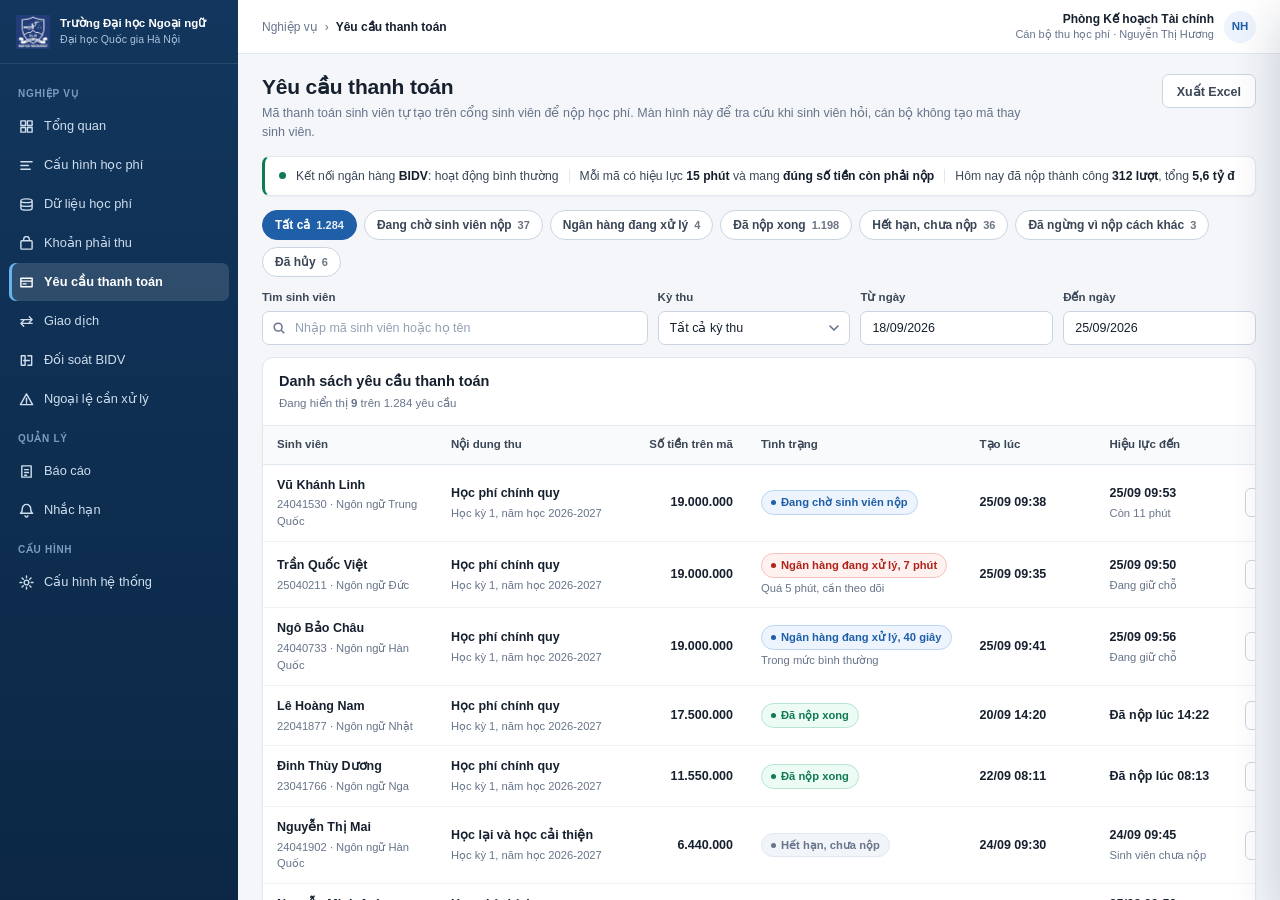
<file: pages/payment-requests.html>
<!DOCTYPE html>
<html lang="vi">
<head>
<meta charset="utf-8">
<meta name="viewport" content="width=device-width, initial-scale=1">
<title>Yêu cầu thanh toán · Hệ thống quản lý thu học phí ULIS</title>
<link rel="stylesheet" href="../css/ulis.css">
</head>
<body data-page="payment-requests" data-crumb="Nghiệp vụ" data-title="Yêu cầu thanh toán">
<div id="toasts"></div>
<div id="app">
  <nav id="sidebar"></nav>
  <div id="main">
    <header id="topbar"></header>
    <div id="content">
      <div class="wrap">

        <div class="phead">
          <div>
            <h1>Yêu cầu thanh toán</h1>
            <p>Mã thanh toán sinh viên tự tạo trên cổng sinh viên để nộp học phí. Màn hình này để tra cứu khi sinh viên
               hỏi, cán bộ không tạo mã thay sinh viên.</p>
          </div>
          <div class="phead-act">
            <button class="btn" onclick="notReady('Xuất danh sách ra Excel')">Xuất Excel</button>
          </div>
        </div>

        <div class="srcbar">
          <span class="dot"></span>
          <span>Kết nối ngân hàng <b>BIDV</b>: hoạt động bình thường</span>
          <span class="sep"></span>
          <span>Mỗi mã có hiệu lực <b>15 phút</b> và mang <b>đúng số tiền còn phải nộp</b></span>
          <span class="sep"></span>
          <span>Hôm nay đã nộp thành công <b>312 lượt</b>, tổng <b>5,6 tỷ đ</b></span>
        </div>

        <div class="chips" data-target="tbl-pr">
          <button class="chip on" data-filter="all"        onclick="pickChip(this)">Tất cả <span class="n">1.284</span></button>
          <button class="chip"    data-filter="pending"    onclick="pickChip(this)">Đang chờ sinh viên nộp <span class="n">37</span></button>
          <button class="chip"    data-filter="processing" onclick="pickChip(this)">Ngân hàng đang xử lý <span class="n">4</span></button>
          <button class="chip"    data-filter="paid"       onclick="pickChip(this)">Đã nộp xong <span class="n">1.198</span></button>
          <button class="chip"    data-filter="expired"    onclick="pickChip(this)">Hết hạn, chưa nộp <span class="n">36</span></button>
          <button class="chip"    data-filter="stopped"    onclick="pickChip(this)">Đã ngừng vì nộp cách khác <span class="n">3</span></button>
          <button class="chip"    data-filter="cancelled"  onclick="pickChip(this)">Đã hủy <span class="n">6</span></button>
        </div>

        <div class="filters f-4x">
          <div class="field f-search">
            <label>Tìm sinh viên</label>
            <svg viewBox="0 0 16 16"><circle cx="7" cy="7" r="4.5"/><path d="M10.5 10.5L14 14"/></svg>
            <input class="inp" placeholder="Nhập mã sinh viên hoặc họ tên" oninput="filterTable(this,'tbl-pr')">
          </div>
          <div class="field">
            <label>Kỳ thu</label>
            <select class="sel"><option>Tất cả kỳ thu</option><option>Học phí chính quy học kỳ 1</option><option>Học lại và học cải thiện học kỳ 1</option></select>
          </div>
          <div class="field">
            <label>Từ ngày</label>
            <input class="inp" value="18/09/2026">
          </div>
          <div class="field">
            <label>Đến ngày</label>
            <input class="inp" value="25/09/2026">
          </div>
        </div>

        <div class="card">
          <div class="card-hd">
            <div><h2>Danh sách yêu cầu thanh toán</h2>
            <div class="sub">Đang hiển thị <b data-count-for="tbl-pr">9</b> trên 1.284 yêu cầu</div></div>
          </div>
          <div class="card-bd flush">
            <div class="tbl-wrap">
              <table class="tbl" id="tbl-pr" style="min-width:1004px">
                <thead><tr>
                  <th style="min-width:174px">Sinh viên</th>
                  <th style="min-width:185px">Nội dung thu</th>
                  <th class="r" style="min-width:125px">Số tiền trên mã</th>
                  <th style="min-width:180px">Tình trạng</th>
                  <th style="min-width:130px">Tạo lúc</th>
                  <th style="min-width:135px">Hiệu lực đến</th>
                  <th class="r" style="min-width:86px">Thao tác</th>
                </tr></thead>
                <tbody>
                  <tr data-tags="pending">
                    <td><div class="t-main">Vũ Khánh Linh</div><div class="t-sub">24041530 · Ngôn ngữ Trung Quốc</div></td>
                    <td><div class="t-main">Học phí chính quy</div><div class="t-sub">Học kỳ 1, năm học 2026-2027</div></td>
                    <td class="money">19.000.000</td>
                    <td><span class="bg info">Đang chờ sinh viên nộp</span></td>
                    <td><div class="t-main">25/09 09:38</div></td>
                    <td><div class="t-main">25/09 09:53</div><div class="t-sub">Còn 11 phút</div></td>
                    <td class="t-act"><button class="btn btn-sm" onclick="openPr('p1')">Chi tiết</button></td>
                  </tr>
                  <tr data-tags="processing">
                    <td><div class="t-main">Trần Quốc Việt</div><div class="t-sub">25040211 · Ngôn ngữ Đức</div></td>
                    <td><div class="t-main">Học phí chính quy</div><div class="t-sub">Học kỳ 1, năm học 2026-2027</div></td>
                    <td class="money">19.000.000</td>
                    <td><span class="bg err">Ngân hàng đang xử lý, 7 phút</span><div class="t-sub">Quá 5 phút, cần theo dõi</div></td>
                    <td><div class="t-main">25/09 09:35</div></td>
                    <td><div class="t-main">25/09 09:50</div><div class="t-sub">Đang giữ chỗ</div></td>
                    <td class="t-act"><button class="btn btn-sm" onclick="openPr('p2')">Chi tiết</button></td>
                  </tr>
                  <tr data-tags="processing">
                    <td><div class="t-main">Ngô Bảo Châu</div><div class="t-sub">24040733 · Ngôn ngữ Hàn Quốc</div></td>
                    <td><div class="t-main">Học phí chính quy</div><div class="t-sub">Học kỳ 1, năm học 2026-2027</div></td>
                    <td class="money">19.000.000</td>
                    <td><span class="bg info">Ngân hàng đang xử lý, 40 giây</span><div class="t-sub">Trong mức bình thường</div></td>
                    <td><div class="t-main">25/09 09:41</div></td>
                    <td><div class="t-main">25/09 09:56</div><div class="t-sub">Đang giữ chỗ</div></td>
                    <td class="t-act"><button class="btn btn-sm" onclick="openPr('p9')">Chi tiết</button></td>
                  </tr>
                  <tr data-tags="paid">
                    <td><div class="t-main">Lê Hoàng Nam</div><div class="t-sub">22041877 · Ngôn ngữ Nhật</div></td>
                    <td><div class="t-main">Học phí chính quy</div><div class="t-sub">Học kỳ 1, năm học 2026-2027</div></td>
                    <td class="money">17.500.000</td>
                    <td><span class="bg ok">Đã nộp xong</span></td>
                    <td><div class="t-main">20/09 14:20</div></td>
                    <td><div class="t-main">Đã nộp lúc 14:22</div></td>
                    <td class="t-act"><button class="btn btn-sm" onclick="openPr('p3')">Chi tiết</button></td>
                  </tr>
                  <tr data-tags="paid">
                    <td><div class="t-main">Đinh Thùy Dương</div><div class="t-sub">23041766 · Ngôn ngữ Nga</div></td>
                    <td><div class="t-main">Học phí chính quy</div><div class="t-sub">Học kỳ 1, năm học 2026-2027</div></td>
                    <td class="money">11.550.000</td>
                    <td><span class="bg ok">Đã nộp xong</span></td>
                    <td><div class="t-main">22/09 08:11</div></td>
                    <td><div class="t-main">Đã nộp lúc 08:13</div></td>
                    <td class="t-act"><button class="btn btn-sm" onclick="openPr('p4')">Chi tiết</button></td>
                  </tr>
                  <tr data-tags="expired">
                    <td><div class="t-main">Nguyễn Thị Mai</div><div class="t-sub">24041902 · Ngôn ngữ Hàn Quốc</div></td>
                    <td><div class="t-main">Học lại và học cải thiện</div><div class="t-sub">Học kỳ 1, năm học 2026-2027</div></td>
                    <td class="money">6.440.000</td>
                    <td><span class="bg mute">Hết hạn, chưa nộp</span></td>
                    <td><div class="t-main">24/09 09:30</div></td>
                    <td><div class="t-main">24/09 09:45</div><div class="t-sub">Sinh viên chưa nộp</div></td>
                    <td class="t-act"><button class="btn btn-sm" onclick="openPr('p5')">Chi tiết</button></td>
                  </tr>
                  <tr data-tags="pending">
                    <td><div class="t-main">Nguyễn Minh Anh</div><div class="t-sub">23041205 · Ngôn ngữ Anh</div></td>
                    <td><div class="t-main">Học phí chính quy</div><div class="t-sub">Học kỳ 1, năm học 2026-2027</div></td>
                    <td class="money">17.500.000</td>
                    <td><span class="bg info">Đang chờ sinh viên nộp</span></td>
                    <td><div class="t-main">25/09 09:41</div></td>
                    <td><div class="t-main">25/09 09:56</div><div class="t-sub">Còn 14 phút</div></td>
                    <td class="t-act"><button class="btn btn-sm" onclick="openPr('p6')">Chi tiết</button></td>
                  </tr>
                  <tr data-tags="cancelled">
                    <td><div class="t-main">Bùi Thanh Tùng</div><div class="t-sub">24040155 · Ngôn ngữ Anh</div></td>
                    <td><div class="t-main">Học phí chính quy</div><div class="t-sub">Học kỳ 1, năm học 2026-2027</div></td>
                    <td class="money">19.000.000</td>
                    <td><span class="bg mute">Đã hủy</span></td>
                    <td><div class="t-main">23/09 10:05</div></td>
                    <td><div class="t-main">Hủy lúc 10:07</div><div class="t-sub">Sinh viên tự hủy</div></td>
                    <td class="t-act"><button class="btn btn-sm" onclick="openPr('p7')">Chi tiết</button></td>
                  </tr>
                  <tr data-tags="stopped">
                    <td><div class="t-main">Nguyễn Hải Yến</div><div class="t-sub">22041002 · Sư phạm tiếng Anh</div></td>
                    <td><div class="t-main">Học phí chính quy</div><div class="t-sub">Học kỳ 1, năm học 2026-2027</div></td>
                    <td class="money">11.550.000</td>
                    <td><span class="bg mute">Đã ngừng vì nộp cách khác</span></td>
                    <td><div class="t-main">18/09 10:14</div></td>
                    <td><div class="t-main">18/09 10:29</div><div class="t-sub">Tiền đã ghi nhận</div></td>
                    <td class="t-act"><button class="btn btn-sm" onclick="openPr('p8')">Chi tiết</button></td>
                  </tr>
                </tbody>
              </table>
            </div>
            <div class="tfoot">
              <div>Hiển thị 1 đến 9 trong 1.284 yêu cầu</div>
              <div class="pager">
                <button class="pg" disabled>‹</button>
                <button class="pg on">1</button><button class="pg">2</button><button class="pg">3</button>
                <span style="padding:0 4px">…</span><button class="pg">161</button>
                <button class="pg">›</button>
              </div>
            </div>
          </div>
        </div>

      </div>
    </div>
  </div>
</div>

<!-- ======================= NGĂN CHI TIẾT ======================= -->
<div class="dov" id="ov-d-pr"></div>
<aside class="drw" id="d-pr">
  <div class="drw-hd">
    <div>
      <h2 id="pr-name">Vũ Khánh Linh</h2>
      <div class="sub" id="pr-sub">24041530 · Học phí chính quy học kỳ 1, năm học 2026-2027</div>
    </div>
    <button class="x" onclick="closeDrawer('d-pr')">✕</button>
  </div>
  <div class="drw-bd">

    <div class="sec" id="pr-problem" style="display:none">
      <div class="sec-t">Việc cần làm</div>
      <div id="pr-problem-body"></div>
    </div>

    <div class="sec">
      <div class="sec-t">Số tiền và hiệu lực</div>
      <div class="money3">
        <div class="m-box hl" style="grid-column:span 3">
          <div class="m-l">Số tiền cố định trên mã thanh toán</div>
          <div class="m-v" id="pr-amt">19.000.000 đ</div>
        </div>
      </div>
      <p class="hint">Số tiền này bằng đúng số còn phải nộp tại lúc tạo mã. Sinh viên và cán bộ đều không sửa được,
         nên nộp bằng mã thì không thể thừa hoặc thiếu.</p>
      <div class="axes" style="margin-top:12px">
        <div class="axis-row"><span class="axis-k">Tình trạng</span><span id="pr-ax1" class="bg info">Đang chờ sinh viên nộp</span></div>
        <div class="axis-row"><span class="axis-k">Hiệu lực</span><span id="pr-ax2" class="bg mute">Đến 09:53, còn 11 phút</span></div>
        <div class="axis-row"><span class="axis-k">Cách nộp</span><span id="pr-ax3" class="bg mute plain">Quét mã trên cổng sinh viên</span></div>
      </div>
    </div>

    <div class="sec">
      <div class="sec-t">Diễn biến</div>
      <div class="tl" id="pr-tl"></div>
    </div>

    <div class="sec">
      <div class="sec-t">Xem thêm</div>
      <dl class="dl">
        <dt>Khoản phải thu</dt><dd><button class="btn-link" onclick="location.href='receivables.html'">Mở khoản phải thu của sinh viên</button></dd>
        <dt>Giao dịch</dt><dd id="pr-tx"><span style="color:var(--muted);font-weight:400">Chưa có giao dịch nào ghi nhận</span></dd>
      </dl>
    </div>

  </div>
  <div class="drw-ft" id="pr-ft"></div>
</aside>

<!-- ======================= HỘP THOẠI HỦY ======================= -->
<div class="mov" id="m-cancel">
  <div class="mdl">
    <div class="mdl-hd">
      <div><h2>Hủy yêu cầu thanh toán</h2>
      <div class="sub">Mã hiện tại ngừng hiệu lực, sinh viên tạo mã mới được ngay sau đó</div></div>
      <button class="x" onclick="closeModal('m-cancel')">✕</button>
    </div>
    <div class="mdl-bd">
      <div class="field">
        <label>Lý do hủy <span class="req">*</span></label>
        <select class="sel">
          <option>Sinh viên báo chọn nhầm khoản</option>
          <option>Sinh viên đã nộp bằng cách khác</option>
          <option>Sinh viên nhờ hủy để tạo lại</option>
          <option>Lý do khác</option>
        </select>
      </div>
      <div class="field" style="margin-top:13px">
        <label>Ghi chú</label>
        <textarea class="inp" rows="2" placeholder="Nội dung trao đổi với sinh viên, nếu có"></textarea>
      </div>
      <div class="note warn" style="margin-top:14px">
        <svg class="ic" viewBox="0 0 16 16"><path d="M8 2L1.5 13.5h13zM8 6.5v3.5M8 11.6v.5"/></svg>
        <div><span class="nt">Chỉ hủy được khi sinh viên chưa chuyển tiền</span>
        Nếu ngân hàng đang xử lý thì hệ thống không cho hủy, để tránh mất dấu tiền.</div>
      </div>
    </div>
    <div class="mdl-ft">
      <button class="btn" onclick="closeModal('m-cancel')">Đóng</button>
      <button class="btn btn-danger" onclick="closeModal('m-cancel');toast('Đã hủy yêu cầu thanh toán.','ok')">Xác nhận hủy</button>
    </div>
  </div>
</div>

<script src="../js/ulis.js"></script>
<script>
var PR = {
  p1:{ name:'Vũ Khánh Linh', code:'24041530', period:'Học phí chính quy học kỳ 1, năm học 2026-2027', amt:'19.000.000 đ',
       ax:[['info','Đang chờ sinh viên nộp'],['mute','Đến 09:53, còn 11 phút'],['mute','Quét mã trên cổng sinh viên']],
       tl:[['done','Sinh viên tạo mã thanh toán trên cổng sinh viên','25/09/2026 09:38'],
           ['now','Đang chờ sinh viên chuyển tiền','Mã hết hiệu lực lúc 09:53']],
       ft:'cancel' },

  p2:{ name:'Trần Quốc Việt', code:'25040211', period:'Học phí chính quy học kỳ 1, năm học 2026-2027', amt:'19.000.000 đ',
       ax:[['err','Ngân hàng đang xử lý quá 5 phút'],['mute','Đã 7 phút kể từ khi ngân hàng báo'],['mute','Quét mã trên cổng sinh viên']],
       problem:{ type:'warn', title:'Xử lý lâu hơn bình thường',
         body:'Ngân hàng đã báo có giao dịch nhưng chưa xác nhận xong. Bình thường việc này mất dưới một phút.',
         todo:'Không hủy yêu cầu này. Hệ thống đang tự hỏi lại ngân hàng. Nếu sinh viên gọi, báo là tiền đang được xác nhận và sẽ ghi nhận trong hôm nay.' },
       tl:[['done','Sinh viên tạo mã thanh toán trên cổng sinh viên','25/09/2026 09:35'],
           ['done','Ngân hàng báo có giao dịch','25/09/2026 09:36'],
           ['warn','Đang chờ ngân hàng xác nhận','Đã 7 phút, hệ thống đang hỏi lại']],
       ft:'none' },

  p3:{ name:'Lê Hoàng Nam', code:'22041877', period:'Học phí chính quy học kỳ 1, năm học 2026-2027', amt:'17.500.000 đ',
       ax:[['ok','Đã nộp xong'],['mute','Hoàn tất 20/09/2026 14:22'],['mute','Quét mã trên cổng sinh viên']],
       tl:[['done','Sinh viên tạo mã thanh toán trên cổng sinh viên','20/09/2026 14:20'],
           ['done','Ngân hàng báo có giao dịch','20/09/2026 14:21'],
           ['done','Trừ vào khoản phải thu của sinh viên','20/09/2026 14:22'],
           ['done','Hoàn tất, sinh viên hết nợ khoản này','20/09/2026 14:22']],
       tx:'Giao dịch ngày 20/09/2026, số tiền 17.500.000 đ',
       ft:'view' },

  p4:{ name:'Đinh Thùy Dương', code:'23041766', period:'Học phí chính quy học kỳ 1, năm học 2026-2027', amt:'11.550.000 đ',
       ax:[['ok','Đã nộp xong'],['mute','Hoàn tất 22/09/2026 08:13'],['mute','Quét mã trên cổng sinh viên']],
       tl:[['done','Sinh viên tạo mã thanh toán trên cổng sinh viên','22/09/2026 08:11'],
           ['done','Ngân hàng báo có giao dịch','22/09/2026 08:12'],
           ['done','Trừ vào khoản phải thu của sinh viên','22/09/2026 08:13'],
           ['done','Hoàn tất, sinh viên hết nợ khoản này','22/09/2026 08:13']],
       tx:'Giao dịch ngày 22/09/2026, số tiền 11.550.000 đ',
       ft:'view' },

  p5:{ name:'Nguyễn Thị Mai', code:'24041902', period:'Học lại và học cải thiện học kỳ 1, năm học 2026-2027', amt:'6.440.000 đ',
       ax:[['mute','Hết hạn, chưa nộp'],['mute','Hết lúc 24/09/2026 09:45'],['mute','Quét mã trên cổng sinh viên']],
       problem:{ type:'info', title:'Mã hết hạn do sinh viên chưa nộp',
         body:'Mã chỉ có hiệu lực 15 phút. Hết thời gian mà chưa có tiền về thì mã tự ngừng, khoản phải thu giữ nguyên.',
         todo:'Sinh viên sau đó tự chuyển khoản trực tiếp lúc 11:05 cùng ngày. Khoản tiền đó đang chờ cán bộ chọn khoản, xem ở màn Giao dịch.' },
       tl:[['done','Sinh viên tạo mã thanh toán trên cổng sinh viên','24/09/2026 09:30'],
           ['done','Hết thời gian hiệu lực, chưa có tiền về','24/09/2026 09:45'],
           ['warn','Sinh viên chuyển khoản trực tiếp, chưa gắn được khoản','24/09/2026 11:05']],
       tx:'Giao dịch ngày 24/09/2026, số tiền 6.440.000 đ, đang chờ gắn khoản',
       ft:'view' },

  p9:{ name:'Ngô Bảo Châu', code:'24040733', period:'Học phí chính quy học kỳ 1, năm học 2026-2027', amt:'19.000.000 đ',
       ax:[['info','Ngân hàng đang xử lý'],['mute','Mới 40 giây, trong mức bình thường'],['mute','Quét mã trên cổng sinh viên']],
       tl:[['done','Sinh viên tạo mã thanh toán trên cổng sinh viên','25/09/2026 09:41'],
           ['done','Ngân hàng báo có giao dịch','25/09/2026 09:44'],
           ['now','Đang chờ ngân hàng xác nhận','Mới 40 giây, chưa cần can thiệp']],
       ft:'none' },

  p6:{ name:'Nguyễn Minh Anh', code:'23041205', period:'Học phí chính quy học kỳ 1, năm học 2026-2027', amt:'17.500.000 đ',
       ax:[['info','Đang chờ sinh viên nộp'],['mute','Đến 09:56, còn 14 phút'],['mute','Quét mã trên cổng sinh viên']],
       tl:[['done','Sinh viên tạo mã thanh toán trên cổng sinh viên','25/09/2026 09:41'],
           ['now','Đang chờ sinh viên chuyển tiền','Mã hết hiệu lực lúc 09:56']],
       ft:'cancel' },

  p7:{ name:'Bùi Thanh Tùng', code:'24040155', period:'Học phí chính quy học kỳ 1, năm học 2026-2027', amt:'19.000.000 đ',
       ax:[['mute','Đã hủy'],['mute','Hủy lúc 23/09/2026 10:07'],['mute','Quét mã trên cổng sinh viên']],
       tl:[['done','Sinh viên tạo mã thanh toán trên cổng sinh viên','23/09/2026 10:05'],
           ['done','Sinh viên tự hủy trên cổng sinh viên','23/09/2026 10:07']],
       ft:'none' },

  p8:{ name:'Nguyễn Hải Yến', code:'22041002', period:'Học phí chính quy học kỳ 1, năm học 2026-2027', amt:'11.550.000 đ',
       ax:[['mute','Đã ngừng vì nộp cách khác'],['mute','Ngừng lúc 18/09/2026 10:29'],['mute','Quét mã trên cổng sinh viên']],
       problem:{ type:'info', title:'Sinh viên chuyển khoản trực tiếp khi mã còn hiệu lực',
         body:'Hệ thống nhận được tiền chuyển khoản trực tiếp nên đã ngừng mã này để tránh sinh viên nộp hai lần.',
         todo:'Không cần xử lý. Tiền đã được ghi nhận vào khoản phải thu của sinh viên.' },
       tl:[['done','Sinh viên tạo mã thanh toán trên cổng sinh viên','18/09/2026 10:14'],
           ['done','Nhận được tiền chuyển khoản trực tiếp','18/09/2026 10:28'],
           ['done','Ngừng mã để tránh nộp hai lần','18/09/2026 10:29']],
       tx:'Giao dịch ngày 18/09/2026, số tiền 11.550.000 đ',
       ft:'view' }
};

function openPr(key) {
  var r = PR[key];
  document.getElementById('pr-name').textContent = r.name;
  document.getElementById('pr-sub').textContent = r.code + ' · ' + r.period;
  document.getElementById('pr-amt').textContent = r.amt;

  for (var i = 0; i < 3; i++) {
    var el = document.getElementById('pr-ax' + (i + 1));
    el.className = 'bg ' + r.ax[i][0] + (i === 2 ? ' plain' : '');
    el.textContent = r.ax[i][1];
  }

  var pb = document.getElementById('pr-problem');
  if (r.problem) {
    pb.style.display = '';
    document.getElementById('pr-problem-body').innerHTML =
      '<div class="note ' + r.problem.type + '">' +
      '<svg class="ic" viewBox="0 0 16 16"><circle cx="8" cy="8" r="6.5"/><path d="M8 7.5v4M8 5v.6"/></svg>' +
      '<div><span class="nt">' + r.problem.title + '</span>' + r.problem.body +
      '<div style="margin-top:7px"><b>Cần làm: </b>' + r.problem.todo + '</div></div></div>';
  } else { pb.style.display = 'none'; }

  document.getElementById('pr-tl').innerHTML = r.tl.map(function (x) {
    return '<div class="tl-i ' + x[0] + '"><div class="tl-t">' + x[1] + '</div><div class="tl-m">' + x[2] + '</div></div>';
  }).join('');

  document.getElementById('pr-tx').innerHTML = r.tx
    ? '<button class="btn-link" onclick="location.href=\'transactions.html\'">' + r.tx + '</button>'
    : '<span style="color:var(--muted);font-weight:400">Chưa có giao dịch nào ghi nhận</span>';

  var ft = document.getElementById('pr-ft');
  if (r.ft === 'cancel') {
    ft.innerHTML = '<button class="btn" onclick="location.href=\'receivables.html\'">Xem khoản phải thu</button>' +
                   '<button class="btn btn-danger" onclick="openModal(\'m-cancel\')">Hủy yêu cầu</button>';
  } else if (r.ft === 'view') {
    ft.innerHTML = '<button class="btn btn-primary" onclick="location.href=\'transactions.html\'">Xem giao dịch</button>';
  } else {
    ft.innerHTML = '<span style="font-size:12px;color:#67748A;align-self:center">Không có thao tác nào cần làm lúc này</span>';
  }

  openDrawer('d-pr');
}
</script>
</body>
</html>
</file>
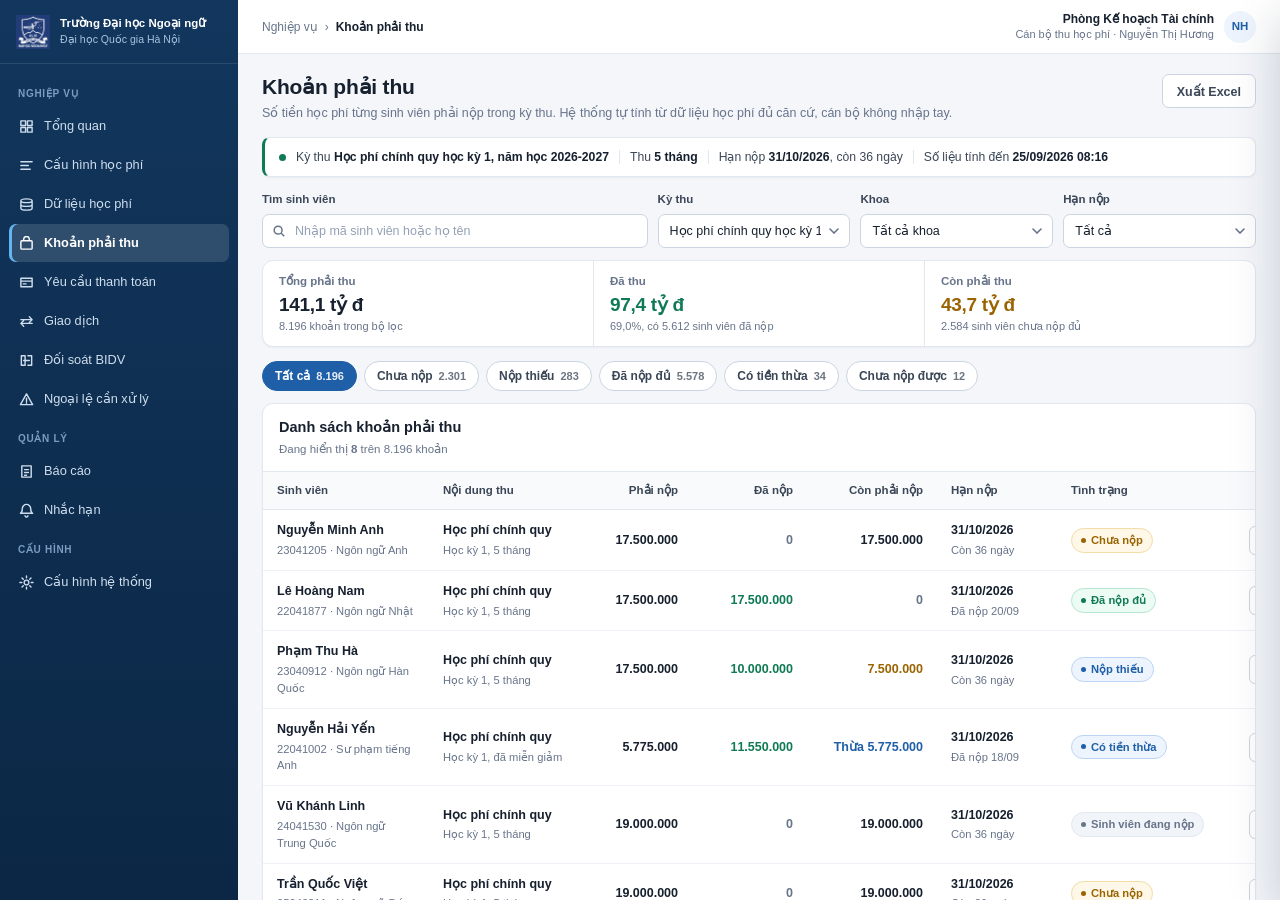
<file: pages/receivables.html>
<!DOCTYPE html>
<html lang="vi">
<head>
<meta charset="utf-8">
<meta name="viewport" content="width=device-width, initial-scale=1">
<title>Khoản phải thu · Hệ thống quản lý thu học phí ULIS</title>
<link rel="stylesheet" href="../css/ulis.css">
</head>
<body data-page="receivables" data-crumb="Nghiệp vụ" data-title="Khoản phải thu">
<div id="toasts"></div>
<div id="app">
  <nav id="sidebar"></nav>
  <div id="main">
    <header id="topbar"></header>
    <div id="content">
      <div class="wrap">

        <div class="phead">
          <div>
            <h1>Khoản phải thu</h1>
            <p>Số tiền học phí từng sinh viên phải nộp trong kỳ thu. Hệ thống tự tính từ dữ liệu học phí đủ căn cứ,
               cán bộ không nhập tay.</p>
          </div>
          <div class="phead-act">
            <button class="btn" onclick="notReady('Xuất danh sách ra Excel')">Xuất Excel</button>
          </div>
        </div>

        <div class="srcbar">
          <span class="dot"></span>
          <span>Kỳ thu <b>Học phí chính quy học kỳ 1, năm học 2026-2027</b></span>
          <span class="sep"></span>
          <span>Thu <b>5 tháng</b></span>
          <span class="sep"></span>
          <span>Hạn nộp <b>31/10/2026</b>, còn 36 ngày</span>
          <span class="sep"></span>
          <span>Số liệu tính đến <b>25/09/2026 08:16</b></span>
        </div>

        <div class="filters f-4x">
          <div class="field f-search">
            <label>Tìm sinh viên</label>
            <svg viewBox="0 0 16 16"><circle cx="7" cy="7" r="4.5"/><path d="M10.5 10.5L14 14"/></svg>
            <input class="inp" placeholder="Nhập mã sinh viên hoặc họ tên" oninput="filterTable(this,'tbl-rv')">
          </div>
          <div class="field">
            <label>Kỳ thu</label>
            <select class="sel">
              <option>Học phí chính quy học kỳ 1, năm học 2026-2027</option>
              <option>Học lại và học cải thiện học kỳ 1, năm học 2026-2027</option>
            </select>
          </div>
          <div class="field">
            <label>Khoa</label>
            <select class="sel"><option>Tất cả khoa</option><option>Khoa Sư phạm tiếng Anh</option><option>Khoa NN và VH Anh</option><option>Khoa NN và VH Nhật Bản</option><option>Khoa NN và VH Hàn Quốc</option><option>Khoa NN và VH Nga</option></select>
          </div>
          <div class="field">
            <label>Hạn nộp</label>
            <select class="sel"><option>Tất cả</option><option>Còn hạn</option><option>Sắp đến hạn</option><option>Đã quá hạn</option></select>
          </div>
        </div>

        <!-- Ba số tiền tổng hợp theo đúng bộ lọc đang chọn ở trên -->
        <div class="sumrow">
          <div class="it"><div class="l">Tổng phải thu</div><div class="v">141,1 tỷ đ</div><div class="s">8.196 khoản trong bộ lọc</div></div>
          <div class="it"><div class="l">Đã thu</div><div class="v ok">97,4 tỷ đ</div><div class="s">69,0%, có 5.612 sinh viên đã nộp</div></div>
          <div class="it"><div class="l">Còn phải thu</div><div class="v warn">43,7 tỷ đ</div><div class="s">2.584 sinh viên chưa nộp đủ</div></div>
        </div>

        <div class="chips" data-target="tbl-rv">
          <button class="chip on" data-filter="all"     onclick="pickChip(this)">Tất cả <span class="n">8.196</span></button>
          <button class="chip"    data-filter="unpaid"  onclick="pickChip(this)">Chưa nộp <span class="n">2.301</span></button>
          <button class="chip"    data-filter="partial" onclick="pickChip(this)">Nộp thiếu <span class="n">283</span></button>
          <button class="chip"    data-filter="paid"    onclick="pickChip(this)">Đã nộp đủ <span class="n">5.578</span></button>
          <button class="chip"    data-filter="over"    onclick="pickChip(this)">Có tiền thừa <span class="n">34</span></button>
          <button class="chip"    data-filter="blocked" onclick="pickChip(this)">Chưa nộp được <span class="n">12</span></button>
        </div>

        <div class="card">
          <div class="card-hd">
            <div><h2>Danh sách khoản phải thu</h2>
            <div class="sub">Đang hiển thị <b data-count-for="tbl-rv">8</b> trên 8.196 khoản</div></div>
          </div>
          <div class="card-bd flush">
            <div class="tbl-wrap">
              <table class="tbl" id="tbl-rv" style="min-width:1024px">
                <thead><tr>
                  <th style="min-width:166px">Sinh viên</th>
                  <th style="min-width:148px">Nội dung thu</th>
                  <th class="r" style="min-width:115px">Phải nộp</th>
                  <th class="r" style="min-width:115px">Đã nộp</th>
                  <th class="r" style="min-width:130px">Còn phải nộp</th>
                  <th style="min-width:120px">Hạn nộp</th>
                  <th style="min-width:145px">Tình trạng</th>
                  <th class="r" style="min-width:86px">Thao tác</th>
                </tr></thead>
                <tbody>
                  <tr data-tags="unpaid">
                    <td><div class="t-main">Nguyễn Minh Anh</div><div class="t-sub">23041205 · Ngôn ngữ Anh</div></td>
                    <td><div class="t-main">Học phí chính quy</div><div class="t-sub">Học kỳ 1, 5 tháng</div></td>
                    <td class="money">17.500.000</td>
                    <td class="money" style="color:var(--muted)">0</td>
                    <td class="money">17.500.000</td>
                    <td><div class="t-main">31/10/2026</div><div class="t-sub">Còn 36 ngày</div></td>
                    <td><span class="bg warn">Chưa nộp</span></td>
                    <td class="t-act"><button class="btn btn-sm" onclick="openRcv('r1')">Chi tiết</button></td>
                  </tr>
                  <tr data-tags="paid">
                    <td><div class="t-main">Lê Hoàng Nam</div><div class="t-sub">22041877 · Ngôn ngữ Nhật</div></td>
                    <td><div class="t-main">Học phí chính quy</div><div class="t-sub">Học kỳ 1, 5 tháng</div></td>
                    <td class="money">17.500.000</td>
                    <td class="money" style="color:var(--ok)">17.500.000</td>
                    <td class="money" style="color:var(--muted)">0</td>
                    <td><div class="t-main">31/10/2026</div><div class="t-sub">Đã nộp 20/09</div></td>
                    <td><span class="bg ok">Đã nộp đủ</span></td>
                    <td class="t-act"><button class="btn btn-sm" onclick="openRcv('r2')">Chi tiết</button></td>
                  </tr>
                  <tr data-tags="partial">
                    <td><div class="t-main">Phạm Thu Hà</div><div class="t-sub">23040912 · Ngôn ngữ Hàn Quốc</div></td>
                    <td><div class="t-main">Học phí chính quy</div><div class="t-sub">Học kỳ 1, 5 tháng</div></td>
                    <td class="money">17.500.000</td>
                    <td class="money" style="color:var(--ok)">10.000.000</td>
                    <td class="money" style="color:var(--warn)">7.500.000</td>
                    <td><div class="t-main">31/10/2026</div><div class="t-sub">Còn 36 ngày</div></td>
                    <td><span class="bg info">Nộp thiếu</span></td>
                    <td class="t-act"><button class="btn btn-sm" onclick="openRcv('r3')">Chi tiết</button></td>
                  </tr>
                  <tr data-tags="over">
                    <td><div class="t-main">Nguyễn Hải Yến</div><div class="t-sub">22041002 · Sư phạm tiếng Anh</div></td>
                    <td><div class="t-main">Học phí chính quy</div><div class="t-sub">Học kỳ 1, đã miễn giảm</div></td>
                    <td class="money">5.775.000</td>
                    <td class="money" style="color:var(--ok)">11.550.000</td>
                    <td class="money" style="color:var(--primary)">Thừa 5.775.000</td>
                    <td><div class="t-main">31/10/2026</div><div class="t-sub">Đã nộp 18/09</div></td>
                    <td><span class="bg info">Có tiền thừa</span></td>
                    <td class="t-act"><button class="btn btn-sm" onclick="openRcv('r4')">Chi tiết</button></td>
                  </tr>
                  <tr data-tags="blocked">
                    <td><div class="t-main">Vũ Khánh Linh</div><div class="t-sub">24041530 · Ngôn ngữ Trung Quốc</div></td>
                    <td><div class="t-main">Học phí chính quy</div><div class="t-sub">Học kỳ 1, 5 tháng</div></td>
                    <td class="money">19.000.000</td>
                    <td class="money" style="color:var(--muted)">0</td>
                    <td class="money">19.000.000</td>
                    <td><div class="t-main">31/10/2026</div><div class="t-sub">Còn 36 ngày</div></td>
                    <td><span class="bg mute">Sinh viên đang nộp</span></td>
                    <td class="t-act"><button class="btn btn-sm" onclick="openRcv('r5')">Chi tiết</button></td>
                  </tr>
                  <tr data-tags="unpaid">
                    <td><div class="t-main">Trần Quốc Việt</div><div class="t-sub">25040211 · Ngôn ngữ Đức</div></td>
                    <td><div class="t-main">Học phí chính quy</div><div class="t-sub">Học kỳ 1, 5 tháng</div></td>
                    <td class="money">19.000.000</td>
                    <td class="money" style="color:var(--muted)">0</td>
                    <td class="money">19.000.000</td>
                    <td><div class="t-main">31/10/2026</div><div class="t-sub">Còn 36 ngày</div></td>
                    <td><span class="bg warn">Chưa nộp</span></td>
                    <td class="t-act"><button class="btn btn-sm" onclick="openRcv('r1')">Chi tiết</button></td>
                  </tr>
                  <tr data-tags="paid">
                    <td><div class="t-main">Đinh Thùy Dương</div><div class="t-sub">23041766 · Ngôn ngữ Nga</div></td>
                    <td><div class="t-main">Học phí chính quy</div><div class="t-sub">Học kỳ 1, 5 tháng</div></td>
                    <td class="money">11.550.000</td>
                    <td class="money" style="color:var(--ok)">11.550.000</td>
                    <td class="money" style="color:var(--muted)">0</td>
                    <td><div class="t-main">31/10/2026</div><div class="t-sub">Đã nộp 22/09</div></td>
                    <td><span class="bg ok">Đã nộp đủ</span></td>
                    <td class="t-act"><button class="btn btn-sm" onclick="openRcv('r6')">Chi tiết</button></td>
                  </tr>
                  <tr data-tags="blocked">
                    <td><div class="t-main">Hoàng Đức Trung</div><div class="t-sub">25040677 · Ngôn ngữ Pháp</div></td>
                    <td><div class="t-main">Học phí chính quy</div><div class="t-sub">Học kỳ 1, 5 tháng</div></td>
                    <td class="money" style="color:var(--muted)">Chưa tính</td>
                    <td class="money" style="color:var(--muted)">0</td>
                    <td class="money" style="color:var(--muted)">Chưa có</td>
                    <td><div class="t-main">31/10/2026</div><div class="t-sub">Còn 36 ngày</div></td>
                    <td><span class="bg warn">Chờ bổ sung thông tin</span></td>
                    <td class="t-act"><button class="btn btn-sm" onclick="openRcv('r7')">Chi tiết</button></td>
                  </tr>
                </tbody>
              </table>
            </div>
            <div class="tfoot">
              <div>Hiển thị 1 đến 8 trong 8.196 khoản</div>
              <div class="pager">
                <button class="pg" disabled>‹</button>
                <button class="pg on">1</button><button class="pg">2</button><button class="pg">3</button>
                <span style="padding:0 4px">…</span><button class="pg">1025</button>
                <button class="pg">›</button>
              </div>
            </div>
          </div>
        </div>

        <div class="note info">
          <svg class="ic" viewBox="0 0 16 16"><circle cx="8" cy="8" r="6.5"/><path d="M8 7.5v4M8 5v.6"/></svg>
          <div><span class="nt">Khi nào phát sinh nộp thiếu và tiền thừa</span>
          Sinh viên nộp bằng mã thanh toán trên cổng thì số tiền cố định đúng bằng số còn phải nộp, không thừa không thiếu.
          Hai tình huống dưới đây mới sinh ra chênh lệch:
          <b>nộp thiếu</b> khi sinh viên tự chuyển khoản không đúng số, và
          <b>tiền thừa</b> khi Nhà trường duyệt miễn giảm hoặc điều chỉnh giảm sau lúc sinh viên đã nộp.</div>
        </div>

      </div>
    </div>
  </div>
</div>

<!-- ======================= NGĂN CHI TIẾT KHOẢN THU ======================= -->
<div class="dov" id="ov-d-rv"></div>
<aside class="drw" id="d-rv">
  <div class="drw-hd">
    <div>
      <h2 id="rv-name">Nguyễn Minh Anh</h2>
      <div class="sub" id="rv-sub">23041205 · Học phí chính quy học kỳ 1, năm học 2026-2027</div>
    </div>
    <button class="x" onclick="closeDrawer('d-rv')">✕</button>
  </div>
  <div class="drw-bd">

    <div class="sec" id="rv-problem" style="display:none">
      <div class="sec-t">Việc cần làm</div>
      <div id="rv-problem-body"></div>
    </div>

    <div class="sec">
      <div class="sec-t">Số tiền</div>
      <div class="money3">
        <div class="m-box"><div class="m-l">Phải nộp</div><div class="m-v" id="rv-m1">17.500.000</div></div>
        <div class="m-box ok"><div class="m-l">Đã nộp</div><div class="m-v" id="rv-m2">0</div></div>
        <div class="m-box hl"><div class="m-l" id="rv-m3l">Còn phải nộp</div><div class="m-v" id="rv-m3">17.500.000</div></div>
      </div>
      <div id="rv-over" style="display:none;margin-top:10px">
        <div class="mini-wrap">
          <table class="mini">
            <tbody>
              <tr><td>Tiền sinh viên nộp thừa</td><td class="r" id="rv-o1">5.775.000 đ</td></tr>
              <tr><td>Đang giữ cho đề nghị hoàn</td><td class="r" id="rv-o2">0 đ</td></tr>
              <tr><td><b>Còn dùng được</b></td><td class="r" id="rv-o3"><b>5.775.000 đ</b></td></tr>
            </tbody>
          </table>
        </div>
        <p class="hint">Chỉ phần <b>còn dùng được</b> mới chuyển sang kỳ sau hoặc hoàn cho sinh viên.</p>
      </div>
    </div>

    <div class="sec">
      <div class="sec-t">Tình trạng</div>
      <div class="axes">
        <div class="axis-row"><span class="axis-k">Việc nộp tiền</span><span id="rv-ax1" class="bg warn">Chưa nộp</span></div>
        <div class="axis-row"><span class="axis-k">Trên cổng sinh viên</span><span id="rv-ax2" class="bg ok">Nộp được ngay</span></div>
        <div class="axis-row"><span class="axis-k">Hạn nộp</span><span id="rv-ax3" class="bg mute">31/10/2026, còn 36 ngày</span></div>
      </div>
    </div>

    <div class="sec">
      <div class="sec-t">Căn cứ tính số tiền</div>
      <div class="mini-wrap" id="rv-basis"></div>
      <p class="hint" id="rv-hint"></p>
    </div>

    <div class="sec">
      <div class="sec-t">Lịch sử nộp tiền và điều chỉnh</div>
      <div id="rv-paid"></div>
    </div>

    <div class="sec">
      <div class="sec-t">Xem thêm</div>
      <dl class="dl">
        <dt>Khung học phí</dt><dd>Khung học phí năm 2026-2027</dd>
        <dt>Ngày chốt mức thu</dt><dd>01/09/2026</dd>
        <dt>Liên kết</dt><dd>
          <button class="btn-link" onclick="location.href='student-tuition.html'">Dữ liệu học phí của sinh viên</button><br>
          <button class="btn-link" onclick="location.href='transactions.html'">Các giao dịch liên quan</button>
        </dd>
      </dl>
    </div>

  </div>
  <div class="drw-ft" id="rv-ft"></div>
</aside>

<!-- ======================= HỘP THOẠI ĐIỀU CHỈNH ======================= -->
<div class="mov" id="m-adjust">
  <div class="mdl">
    <div class="mdl-hd">
      <div><h2>Điều chỉnh số phải nộp</h2>
      <div class="sub">Dùng khi số hệ thống tính chưa đúng với quyết định của Nhà trường</div></div>
      <button class="x" onclick="closeModal('m-adjust')">✕</button>
    </div>
    <div class="mdl-bd">
      <div class="grid2">
        <div class="field">
          <label>Kiểu điều chỉnh <span class="req">*</span></label>
          <select class="sel"><option>Giảm số phải nộp</option><option>Tăng số phải nộp</option></select>
        </div>
        <div class="field">
          <label>Số tiền điều chỉnh (đồng) <span class="req">*</span></label>
          <input class="inp" placeholder="Ví dụ: 5.775.000">
        </div>
      </div>
      <div class="field" style="margin-top:13px">
        <label>Lý do <span class="req">*</span></label>
        <select class="sel">
          <option>Miễn giảm theo diện chính sách</option>
          <option>Sinh viên bảo lưu giữa kỳ</option>
          <option>Sai sót dữ liệu nguồn</option>
          <option>Lý do khác</option>
        </select>
      </div>
      <div class="field" style="margin-top:13px">
        <label>Căn cứ <span class="req">*</span></label>
        <textarea class="inp" rows="2" placeholder="Số và tên văn bản, hoặc nội dung đã được duyệt"></textarea>
      </div>
      <div class="note warn" style="margin-top:14px">
        <svg class="ic" viewBox="0 0 16 16"><path d="M8 2L1.5 13.5h13zM8 6.5v3.5M8 11.6v.5"/></svg>
        <div><span class="nt">Điều chỉnh được ghi lại vĩnh viễn</span>
        Tên người thực hiện, thời điểm và căn cứ sẽ hiện trong lịch sử của khoản thu.
        Nếu sinh viên đã nộp nhiều hơn số mới thì phần chênh thành tiền thừa, xử lý ở bước sau.</div>
      </div>
    </div>
    <div class="mdl-ft">
      <button class="btn" onclick="closeModal('m-adjust')">Hủy</button>
      <button class="btn btn-primary" onclick="closeModal('m-adjust');toast('Đã lưu điều chỉnh số phải nộp.','ok')">Lưu điều chỉnh</button>
    </div>
  </div>
</div>

<!-- ======================= HỘP THOẠI XỬ LÝ TIỀN THỪA ======================= -->
<div class="mov" id="m-over">
  <div class="mdl">
    <div class="mdl-hd">
      <div><h2>Xử lý tiền thừa</h2>
      <div class="sub">Nguyễn Hải Yến · 22041002 · còn dùng được 5.775.000 đ</div></div>
      <button class="x" onclick="closeModal('m-over')">✕</button>
    </div>
    <div class="mdl-bd">
      <div class="field" style="margin-bottom:13px">
        <label>Cách xử lý <span class="req">*</span></label>
        <select class="sel" id="ov-way" onchange="switchOver()">
          <option value="next">Chuyển sang kỳ thu sau</option>
          <option value="refund">Lập đề nghị hoàn tiền cho sinh viên</option>
        </select>
      </div>
      <div class="grid2" id="ov-next">
        <div class="field"><label>Kỳ thu nhận tiền</label>
          <select class="sel"><option>Học phí chính quy học kỳ 2, năm học 2026-2027</option></select></div>
        <div class="field"><label>Số tiền chuyển (đồng)</label><input class="inp" value="5.775.000"></div>
      </div>
      <div class="grid2" id="ov-refund" style="display:none">
        <div class="field"><label>Số tiền đề nghị hoàn (đồng)</label><input class="inp" value="5.775.000"></div>
        <div class="field"><label>Hình thức nhận</label><select class="sel"><option>Chuyển vào tài khoản sinh viên</option><option>Nhận tại Phòng Kế hoạch Tài chính</option></select></div>
      </div>
      <div class="field" style="margin-top:13px">
        <label>Lý do <span class="req">*</span></label>
        <textarea class="inp" rows="2" placeholder="Ví dụ: sinh viên đề nghị giữ lại cho kỳ sau"></textarea>
      </div>
      <div class="note info" style="margin-top:14px" id="ov-note">
        <svg class="ic" viewBox="0 0 16 16"><circle cx="8" cy="8" r="6.5"/><path d="M8 7.5v4M8 5v.6"/></svg>
        <div><span class="nt">Chuyển kỳ được ghi thành một cặp bút toán</span>
        Trừ ở kỳ này và cộng vào kỳ sau trong cùng một lần, không có trường hợp trừ rồi mà chưa cộng.</div>
      </div>
    </div>
    <div class="mdl-ft">
      <button class="btn" onclick="closeModal('m-over')">Hủy</button>
      <button class="btn btn-primary" onclick="closeModal('m-over');toast('Đã chuyển 5.775.000 đ sang kỳ thu học kỳ 2.','ok')">Xác nhận</button>
    </div>
  </div>
</div>

<script src="../js/ulis.js"></script>
<script>
var RCV = {
  r1:{ name:'Nguyễn Minh Anh', code:'23041205',
       ax:[['warn','Chưa nộp'],['ok','Nộp được ngay'],['mute','31/10/2026, còn 36 ngày']],
       m:['17.500.000','0','17.500.000'], m3l:'Còn phải nộp',
       basis:[['Học phí chính quy','3.500.000 đ mỗi tháng, thu 5 tháng','17.500.000 đ']], total:'17.500.000 đ',
       hint:'Mức thu áp cho khóa QH.2022 và QH.2023, nhóm ngành Anh, Pháp, Đức, Trung, Nhật, Hàn.',
       paid:'Sinh viên chưa nộp tiền cho khoản này.',
       ft:'remind' },

  r2:{ name:'Lê Hoàng Nam', code:'22041877',
       ax:[['ok','Đã nộp đủ'],['mute','Đã hết nợ, không cần nộp'],['mute','Đã nộp 20/09/2026']],
       m:['17.500.000','17.500.000','0'], m3l:'Còn phải nộp',
       basis:[['Học phí chính quy','3.500.000 đ mỗi tháng, thu 5 tháng','17.500.000 đ']], total:'17.500.000 đ',
       hint:'Mức thu áp cho khóa QH.2022 và QH.2023, nhóm ngành Anh, Pháp, Đức, Trung, Nhật, Hàn.',
       paid:[['20/09/2026 14:22','Sinh viên nộp bằng mã thanh toán trên cổng sinh viên','17.500.000 đ']],
       ft:'plain' },

  r3:{ name:'Phạm Thu Hà', code:'23040912',
       ax:[['info','Nộp thiếu'],['ok','Nộp tiếp được phần còn thiếu'],['mute','31/10/2026, còn 36 ngày']],
       m:['17.500.000','10.000.000','7.500.000'], m3l:'Còn phải nộp',
       problem:{ type:'info', title:'Sinh viên tự chuyển khoản nên nộp thiếu',
         body:'Sinh viên chuyển khoản trực tiếp 10.000.000 đ thay vì nộp bằng mã thanh toán trên cổng. Hệ thống ghi đúng số ngân hàng báo nên còn thiếu 7.500.000 đ.',
         todo:'Không cần xử lý gì. Nhắc sinh viên vào cổng sinh viên nộp nốt phần còn lại bằng mã thanh toán để không bị lệch số lần nữa.' },
       basis:[['Học phí chính quy','3.500.000 đ mỗi tháng, thu 5 tháng','17.500.000 đ']], total:'17.500.000 đ',
       hint:'Mức thu áp cho khóa QH.2022 và QH.2023, nhóm ngành Anh, Pháp, Đức, Trung, Nhật, Hàn.',
       paid:[['15/09/2026 09:10','Sinh viên chuyển khoản trực tiếp','10.000.000 đ']],
       ft:'remind' },

  r4:{ name:'Nguyễn Hải Yến', code:'22041002',
       ax:[['info','Có tiền thừa'],['mute','Đã hết nợ, không cần nộp'],['mute','Đã nộp 18/09/2026']],
       m:['5.775.000','11.550.000','5.775.000'], m3l:'Tiền thừa', over:['5.775.000 đ','0 đ','5.775.000 đ'],
       problem:{ type:'info', title:'Tiền thừa do miễn giảm được duyệt sau khi sinh viên đã nộp',
         body:'Sinh viên nộp đủ 11.550.000 đ ngày 18/09. Ngày 22/09 Nhà trường duyệt miễn giảm 50% diện chính sách, số phải nộp còn 5.775.000 đ.',
         todo:'Hỏi sinh viên muốn giữ lại cho kỳ sau hay nhận lại tiền, rồi bấm <b>Xử lý tiền thừa</b>.' },
       basis:[['Học phí chính quy','2.310.000 đ mỗi tháng, thu 5 tháng','11.550.000 đ'],
              ['Miễn giảm 50% diện chính sách','Quyết định miễn giảm ngày 22/09/2026','trừ 5.775.000 đ']],
       total:'5.775.000 đ',
       hint:'Miễn giảm duyệt sau khi đã thu tiền nên hệ thống không sửa số đã nộp, phần chênh thành tiền thừa.',
       paid:[['18/09/2026 10:31','Sinh viên nộp bằng mã thanh toán trên cổng sinh viên','11.550.000 đ'],
             ['22/09/2026 15:40','Điều chỉnh giảm do miễn giảm · Trần Văn Bình','trừ 5.775.000 đ']],
       ft:'over' },

  r5:{ name:'Vũ Khánh Linh', code:'24041530',
       ax:[['warn','Chưa nộp'],['mute','Đang có mã chờ nộp'],['mute','31/10/2026, còn 36 ngày']],
       m:['19.000.000','0','19.000.000'], m3l:'Còn phải nộp',
       problem:{ type:'info', title:'Sinh viên đang thao tác nộp tiền',
         body:'Sinh viên vừa tạo mã thanh toán trên cổng. Hệ thống tạm giữ số tiền này để tránh sinh viên nộp hai lần hoặc nộp sai số.',
         todo:'Không cần làm gì. Mã hết hiệu lực sau 15 phút nếu sinh viên không nộp.' },
       basis:[['Học phí chính quy','3.800.000 đ mỗi tháng, thu 5 tháng','19.000.000 đ']], total:'19.000.000 đ',
       hint:'Mức thu áp cho khóa QH.2024 và QH.2025, nhóm ngành Anh, Pháp, Đức, Trung, Nhật, Hàn.',
       paid:'Chưa ghi nhận khoản tiền nào.',
       ft:'pr' },

  r6:{ name:'Đinh Thùy Dương', code:'23041766',
       ax:[['ok','Đã nộp đủ'],['mute','Đã hết nợ, không cần nộp'],['mute','Đã nộp 22/09/2026']],
       m:['11.550.000','11.550.000','0'], m3l:'Còn phải nộp',
       basis:[['Học phí chính quy','2.310.000 đ mỗi tháng, thu 5 tháng','11.550.000 đ']], total:'11.550.000 đ',
       hint:'Nhóm ngành Nga, Ả Rập và Văn hóa truyền thông xuyên quốc gia có mức thu riêng.',
       paid:[['22/09/2026 08:13','Sinh viên nộp bằng mã thanh toán trên cổng sinh viên','11.550.000 đ']],
       ft:'plain' },

  r7:{ name:'Hoàng Đức Trung', code:'25040677',
       ax:[['mute','Chưa tính được'],['warn','Chưa nộp được, đang chờ bổ sung'],['mute','31/10/2026, còn 36 ngày']],
       m:['Chưa tính','0','Chưa có'], m3l:'Còn phải nộp',
       problem:{ type:'warn', title:'Chưa tính được vì thiếu thông tin sinh viên',
         body:'Chưa biết sinh viên đang học hay bảo lưu trong kỳ này. Học phí theo tháng thu theo việc sinh viên còn học, nên hệ thống dừng lại thay vì tính tạm.',
         todo:'Mở <b>Dữ liệu học phí</b> để xác nhận tình trạng học tập. Xác nhận xong là khoản thu được tính ngay.' },
       basis:null, total:'Chưa có',
       hint:'Trong lúc chờ, sinh viên không nhìn thấy khoản này trên cổng sinh viên và không nộp được.',
       paid:'Chưa ghi nhận khoản tiền nào.',
       ft:'goto' }
};

function openRcv(key) {
  var r = RCV[key];
  document.getElementById('rv-name').textContent = r.name;
  document.getElementById('rv-sub').textContent = r.code + ' · Học phí chính quy học kỳ 1, năm học 2026-2027';

  for (var i = 0; i < 3; i++) {
    var el = document.getElementById('rv-ax' + (i + 1));
    el.className = 'bg ' + r.ax[i][0];
    el.textContent = r.ax[i][1];
  }

  document.getElementById('rv-m1').textContent = r.m[0];
  document.getElementById('rv-m2').textContent = r.m[1];
  document.getElementById('rv-m3').textContent = r.m[2];
  document.getElementById('rv-m3l').textContent = r.m3l;

  var ov = document.getElementById('rv-over');
  if (r.over) {
    ov.style.display = '';
    document.getElementById('rv-o1').textContent = r.over[0];
    document.getElementById('rv-o2').textContent = r.over[1];
    document.getElementById('rv-o3').innerHTML = '<b>' + r.over[2] + '</b>';
  } else { ov.style.display = 'none'; }

  var pb = document.getElementById('rv-problem');
  if (r.problem) {
    pb.style.display = '';
    document.getElementById('rv-problem-body').innerHTML =
      '<div class="note ' + r.problem.type + '">' +
      '<svg class="ic" viewBox="0 0 16 16"><circle cx="8" cy="8" r="6.5"/><path d="M8 7.5v4M8 5v.6"/></svg>' +
      '<div><span class="nt">' + r.problem.title + '</span>' + r.problem.body +
      '<div style="margin-top:7px"><b>Cần làm: </b>' + r.problem.todo + '</div></div></div>';
  } else { pb.style.display = 'none'; }

  var b = document.getElementById('rv-basis');
  if (r.basis) {
    b.innerHTML = '<table class="mini"><thead><tr><th>Nội dung</th><th>Cách tính</th><th class="r">Thành tiền</th></tr></thead><tbody>' +
      r.basis.map(function (x) { return '<tr><td>' + x[0] + '</td><td>' + x[1] + '</td><td class="r">' + x[2] + '</td></tr>'; }).join('') +
      '</tbody></table><div class="mini-sum"><span>Số phải nộp</span><span>' + r.total + '</span></div>';
  } else {
    b.innerHTML = '<div style="padding:14px;text-align:center;color:#67748A;font-size:12.5px">Chưa tính được số tiền. Xem phần <b>Việc cần làm</b> ở trên.</div>';
  }
  document.getElementById('rv-hint').innerHTML = r.hint;

  var p = document.getElementById('rv-paid');
  if (typeof r.paid === 'string') {
    p.innerHTML = '<div class="mini-wrap"><div style="padding:14px;text-align:center;color:#67748A;font-size:12.5px">' + r.paid + '</div></div>';
  } else {
    p.innerHTML = '<div class="mini-wrap"><table class="mini"><thead><tr><th style="min-width:125px">Thời điểm</th><th>Nội dung</th><th class="r">Số tiền</th></tr></thead><tbody>' +
      r.paid.map(function (x) { return '<tr><td>' + x[0] + '</td><td>' + x[1] + '</td><td class="r">' + x[2] + '</td></tr>'; }).join('') +
      '</tbody></table></div>';
  }

  var ft = document.getElementById('rv-ft');
  if (r.ft === 'over') {
    ft.innerHTML = '<button class="btn" onclick="openModal(\'m-adjust\')">Điều chỉnh số phải nộp</button>' +
                   '<button class="btn btn-primary" onclick="openModal(\'m-over\')">Xử lý tiền thừa</button>';
  } else if (r.ft === 'goto') {
    ft.innerHTML = '<button class="btn btn-primary" onclick="location.href=\'student-tuition.html\'">Mở dữ liệu học phí</button>';
  } else if (r.ft === 'pr') {
    ft.innerHTML = '<button class="btn btn-primary" onclick="location.href=\'payment-requests.html\'">Xem yêu cầu thanh toán</button>';
  } else if (r.ft === 'remind') {
    ft.innerHTML = '<button class="btn" onclick="openModal(\'m-adjust\')">Điều chỉnh số phải nộp</button>' +
                   '<button class="btn btn-primary" onclick="notReady(\'Gửi nhắc nộp học phí\')">Gửi nhắc nộp</button>';
  } else {
    ft.innerHTML = '<button class="btn" onclick="openModal(\'m-adjust\')">Điều chỉnh số phải nộp</button>';
  }

  openDrawer('d-rv');
}

function switchOver() {
  var v = document.getElementById('ov-way').value;
  document.getElementById('ov-next').style.display = (v === 'next') ? '' : 'none';
  document.getElementById('ov-refund').style.display = (v === 'refund') ? '' : 'none';
  document.getElementById('ov-note').innerHTML = (v === 'next')
    ? '<svg class="ic" viewBox="0 0 16 16"><circle cx="8" cy="8" r="6.5"/><path d="M8 7.5v4M8 5v.6"/></svg><div><span class="nt">Chuyển kỳ được ghi thành một cặp bút toán</span>Trừ ở kỳ này và cộng vào kỳ sau trong cùng một lần, không có trường hợp trừ rồi mà chưa cộng.</div>'
    : '<svg class="ic" viewBox="0 0 16 16"><circle cx="8" cy="8" r="6.5"/><path d="M8 7.5v4M8 5v.6"/></svg><div><span class="nt">Đề nghị hoàn chỉ giữ chỗ số tiền</span>Số tiền bị giữ lại ngay để không ai dùng sang việc khác, nhưng chỉ trừ thật khi Nhà trường chi tiền cho sinh viên.</div>';
}
</script>
</body>
</html>
</file>
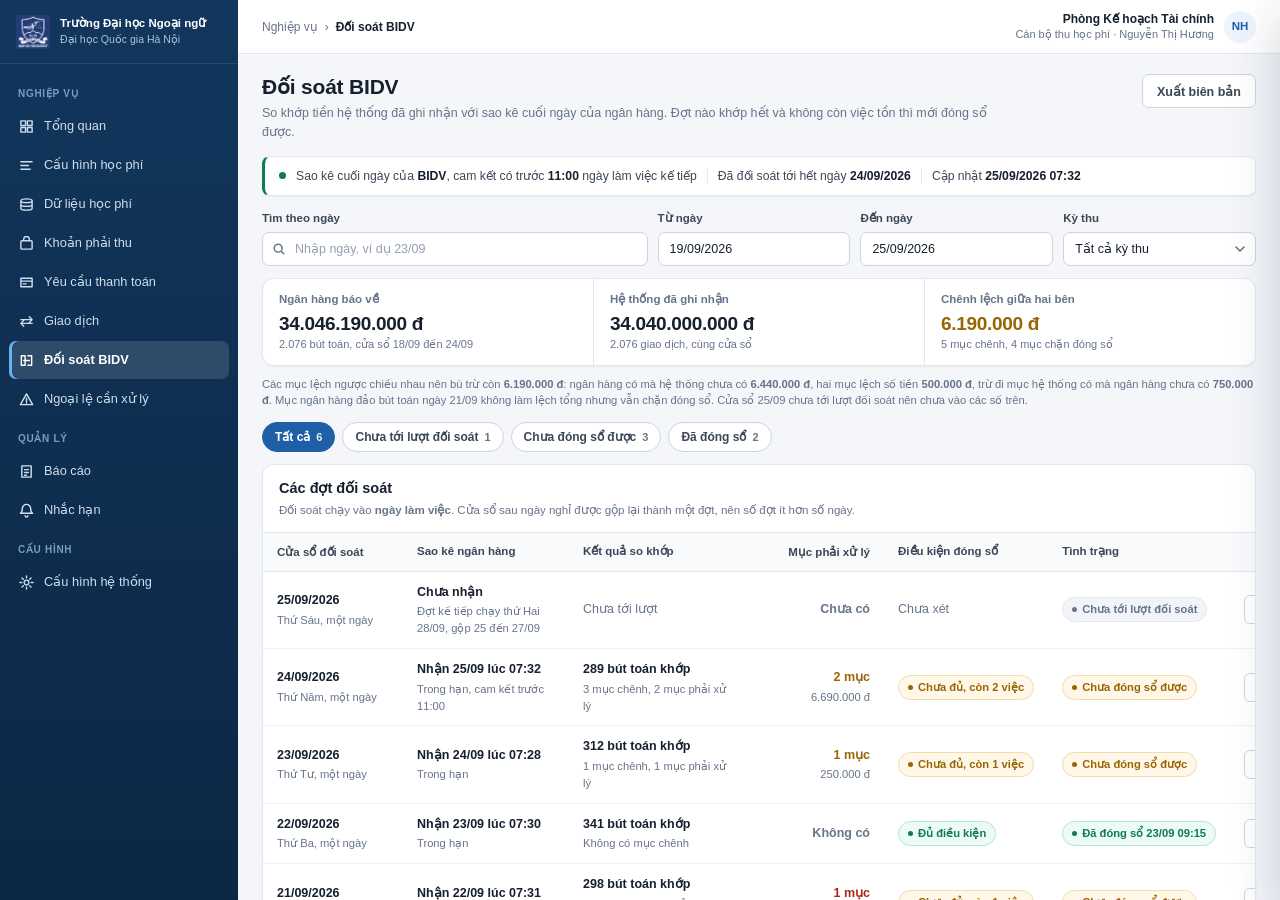
<file: pages/reconciliation.html>
<!DOCTYPE html>
<html lang="vi">
<head>
<meta charset="utf-8">
<meta name="viewport" content="width=device-width, initial-scale=1">
<title>Đối soát BIDV · Hệ thống quản lý thu học phí ULIS</title>
<link rel="stylesheet" href="../css/ulis.css">
</head>
<body data-page="reconciliation" data-crumb="Nghiệp vụ" data-title="Đối soát BIDV">
<div id="toasts"></div>
<div id="app">
  <nav id="sidebar"></nav>
  <div id="main">
    <header id="topbar"></header>
    <div id="content">
      <div class="wrap">

        <div class="phead">
          <div>
            <h1>Đối soát BIDV</h1>
            <p>So khớp tiền hệ thống đã ghi nhận với sao kê cuối ngày của ngân hàng. Đợt nào khớp hết
               và không còn việc tồn thì mới đóng sổ được.</p>
          </div>
          <div class="phead-act">
            <button class="btn" onclick="notReady('Xuất biên bản đối soát')">Xuất biên bản</button>
          </div>
        </div>

        <div class="srcbar">
          <span class="dot"></span>
          <span>Sao kê cuối ngày của <b>BIDV</b>, cam kết có trước <b>11:00</b> ngày làm việc kế tiếp</span>
          <span class="sep"></span>
          <span>Đã đối soát tới hết ngày <b>24/09/2026</b></span>
          <span class="sep"></span>
          <span>Cập nhật <b>25/09/2026 07:32</b></span>
        </div>

        <div class="filters f-4x">
          <div class="field f-search">
            <label>Tìm theo ngày</label>
            <svg viewBox="0 0 16 16"><circle cx="7" cy="7" r="4.5"/><path d="M10.5 10.5L14 14"/></svg>
            <input class="inp" placeholder="Nhập ngày, ví dụ 23/09" oninput="filterTable(this,'tbl-rc')">
          </div>
          <div class="field">
            <label>Từ ngày</label><input class="inp" value="19/09/2026">
          </div>
          <div class="field">
            <label>Đến ngày</label><input class="inp" value="25/09/2026">
          </div>
          <div class="field">
            <label>Kỳ thu</label>
            <select class="sel"><option>Tất cả kỳ thu</option><option>Học phí chính quy học kỳ 1</option><option>Học lại và học cải thiện học kỳ 1</option></select>
          </div>
        </div>

        <!-- Ba số tiền cộng dồn trong khoảng ngày đang lọc -->
        <div class="sumrow">
          <div class="it"><div class="l">Ngân hàng báo về</div><div class="v">34.046.190.000 đ</div><div class="s">2.076 bút toán, cửa sổ 18/09 đến 24/09</div></div>
          <div class="it"><div class="l">Hệ thống đã ghi nhận</div><div class="v">34.040.000.000 đ</div><div class="s">2.076 giao dịch, cùng cửa sổ</div></div>
          <div class="it"><div class="l">Chênh lệch giữa hai bên</div><div class="v warn">6.190.000 đ</div><div class="s">5 mục chênh, 4 mục chặn đóng sổ</div></div>
        </div>

        <p class="hint" style="margin:-4px 0 14px">
          Các mục lệch ngược chiều nhau nên bù trừ còn <b>6.190.000 đ</b>: ngân hàng có mà hệ thống chưa có
          <b>6.440.000 đ</b>, hai mục lệch số tiền <b>500.000 đ</b>, trừ đi mục hệ thống có mà ngân hàng chưa có
          <b>750.000 đ</b>. Mục ngân hàng đảo bút toán ngày 21/09 không làm lệch tổng nhưng vẫn chặn đóng sổ.
          Cửa sổ 25/09 chưa tới lượt đối soát nên chưa vào các số trên.
        </p>

        <div class="chips" data-target="tbl-rc">
          <button class="chip on" data-filter="all"    onclick="pickChip(this)">Tất cả <span class="n">6</span></button>
          <button class="chip"    data-filter="wait"   onclick="pickChip(this)">Chưa tới lượt đối soát <span class="n">1</span></button>
          <button class="chip"    data-filter="diff"   onclick="pickChip(this)">Chưa đóng sổ được <span class="n">3</span></button>
          <button class="chip"    data-filter="closed" onclick="pickChip(this)">Đã đóng sổ <span class="n">2</span></button>
        </div>

        <div class="card">
          <div class="card-hd">
            <div><h2>Các đợt đối soát</h2>
            <div class="sub">Đối soát chạy vào <b>ngày làm việc</b>. Cửa sổ sau ngày nghỉ được gộp lại thành một đợt, nên số đợt ít hơn số ngày.</div></div>
          </div>
          <div class="card-bd flush">
            <div class="tbl-wrap">
              <table class="tbl" id="tbl-rc" style="min-width:986px">
                <thead><tr>
                  <th class="w2" style="min-width:140px">Cửa sổ đối soát</th>
                  <th style="min-width:166px">Sao kê ngân hàng</th>
                  <th style="min-width:175px">Kết quả so khớp</th>
                  <th class="r w2" style="min-width:140px">Mục phải xử lý</th>
                  <th style="min-width:160px">Điều kiện đóng sổ</th>
                  <th style="min-width:155px">Tình trạng</th>
                  <th class="r" style="min-width:86px">Thao tác</th>
                </tr></thead>
                <tbody>
                  <tr data-tags="wait">
                    <td><div class="t-main">25/09/2026</div><div class="t-sub">Thứ Sáu, một ngày</div></td>
                    <td><div class="t-main">Chưa nhận</div><div class="t-sub">Đợt kế tiếp chạy thứ Hai 28/09, gộp 25 đến 27/09</div></td>
                    <td><span style="color:var(--muted)">Chưa tới lượt</span></td>
                    <td class="money" style="color:var(--muted)">Chưa có</td>
                    <td><span style="color:var(--muted)">Chưa xét</span></td>
                    <td><span class="bg mute">Chưa tới lượt đối soát</span></td>
                    <td class="t-act"><button class="btn btn-sm" onclick="openRc('d25')">Chi tiết</button></td>
                  </tr>
                  <tr data-tags="diff">
                    <td><div class="t-main">24/09/2026</div><div class="t-sub">Thứ Năm, một ngày</div></td>
                    <td><div class="t-main">Nhận 25/09 lúc 07:32</div><div class="t-sub">Trong hạn, cam kết trước 11:00</div></td>
                    <td><div class="t-main">289 bút toán khớp</div><div class="t-sub">3 mục chênh, 2 mục phải xử lý</div></td>
                    <td class="money" style="color:var(--warn)">2 mục<div class="t-sub" style="font-weight:400">6.690.000 đ</div></td>
                    <td><span class="bg warn">Chưa đủ, còn 2 việc</span></td>
                    <td><span class="bg warn">Chưa đóng sổ được</span></td>
                    <td class="t-act"><button class="btn btn-sm" onclick="openRc('d24')">Chi tiết</button></td>
                  </tr>
                  <tr data-tags="diff">
                    <td><div class="t-main">23/09/2026</div><div class="t-sub">Thứ Tư, một ngày</div></td>
                    <td><div class="t-main">Nhận 24/09 lúc 07:28</div><div class="t-sub">Trong hạn</div></td>
                    <td><div class="t-main">312 bút toán khớp</div><div class="t-sub">1 mục chênh, 1 mục phải xử lý</div></td>
                    <td class="money" style="color:var(--warn)">1 mục<div class="t-sub" style="font-weight:400">250.000 đ</div></td>
                    <td><span class="bg warn">Chưa đủ, còn 1 việc</span></td>
                    <td><span class="bg warn">Chưa đóng sổ được</span></td>
                    <td class="t-act"><button class="btn btn-sm" onclick="openRc('d23')">Chi tiết</button></td>
                  </tr>
                  <tr data-tags="closed">
                    <td><div class="t-main">22/09/2026</div><div class="t-sub">Thứ Ba, một ngày</div></td>
                    <td><div class="t-main">Nhận 23/09 lúc 07:30</div><div class="t-sub">Trong hạn</div></td>
                    <td><div class="t-main">341 bút toán khớp</div><div class="t-sub">Không có mục chênh</div></td>
                    <td class="money" style="color:var(--muted)">Không có</td>
                    <td><span class="bg ok">Đủ điều kiện</span></td>
                    <td><span class="bg ok">Đã đóng sổ 23/09 09:15</span></td>
                    <td class="t-act"><button class="btn btn-sm" onclick="openRc('d22')">Chi tiết</button></td>
                  </tr>
                  <tr data-tags="diff">
                    <td><div class="t-main">21/09/2026</div><div class="t-sub">Thứ Hai, một ngày</div></td>
                    <td><div class="t-main">Nhận 22/09 lúc 07:31</div><div class="t-sub">Trong hạn</div></td>
                    <td><div class="t-main">298 bút toán khớp</div><div class="t-sub">1 mục ngân hàng đảo bút toán</div></td>
                    <td class="money" style="color:var(--err)">1 mục<div class="t-sub" style="font-weight:400">17.500.000 đ</div></td>
                    <td><span class="bg warn">Chưa đủ, còn 1 việc</span></td>
                    <td><span class="bg warn">Chưa đóng sổ được</span></td>
                    <td class="t-act"><button class="btn btn-sm" onclick="openRc('d21')">Chi tiết</button></td>
                  </tr>
                  <tr data-tags="closed">
                    <td><div class="t-main">18/09 đến 20/09/2026</div><div class="t-sub">Thứ Sáu đến Chủ Nhật, gộp 3 ngày</div></td>
                    <td><div class="t-main">Nhận 21/09 lúc 07:35</div><div class="t-sub">Đợt đầu tuần, gộp cả cuối tuần</div></td>
                    <td><div class="t-main">831 bút toán khớp</div><div class="t-sub">Không có mục chênh</div></td>
                    <td class="money" style="color:var(--muted)">Không có</td>
                    <td><span class="bg ok">Đủ điều kiện</span></td>
                    <td><span class="bg ok">Đã đóng sổ 21/09 10:20</span></td>
                    <td class="t-act"><button class="btn btn-sm" onclick="openRc('d18')">Chi tiết</button></td>
                  </tr>
                </tbody>
              </table>
            </div>
          </div>
        </div>

        <div class="note info">
          <svg class="ic" viewBox="0 0 16 16"><circle cx="8" cy="8" r="6.5"/><path d="M8 7.5v4M8 5v.6"/></svg>
          <div><span class="nt">Bốn loại lệch và cách hệ thống đối xử</span>
          <b>Ngân hàng có, hệ thống chưa có</b>: sao kê ghi nhận tiền mà hệ thống chưa thấy. Chặn đóng sổ.
          <b>Hệ thống có, ngân hàng chưa có</b>: hệ thống đã coi là sinh viên nộp mà sao kê chưa xác nhận.
          Trong thời gian chờ cho phép thì chưa chặn, hết thời gian chờ mà vẫn không thấy thì thành mục chặn đóng sổ.
          <b>Lệch số tiền</b>: cùng một bút toán nhưng hai bên ghi số khác nhau. Chặn đóng sổ.
          <b>Ngân hàng đảo bút toán sau khi hệ thống đã ghi nhận</b>: tiền đã vào công nợ rồi bị ngân hàng lấy lại. Chặn đóng sổ,
          và hệ thống không tự đảo công nợ mà chờ Phòng Kế hoạch Tài chính quyết.</div>
        </div>

        <div class="note warn">
          <svg class="ic" viewBox="0 0 16 16"><path d="M8 2L1.5 13.5h13zM8 6.5v3.5M8 11.6v.5"/></svg>
          <div><span class="nt">Hạn xử lý sai lệch là 5 ngày làm việc kể từ ngày đối soát</span>
          Đây là mốc trong hồ sơ đã ký với BIDV. Mục ngày 21/09 đã chờ 4 ngày làm việc, còn 1 ngày là tới hạn.
          Hệ thống đối soát chỉ gửi bằng chứng cho ngân hàng và cho bộ phận công nợ, không tự chuyển tiền,
          không tự hoàn tiền và không tự sửa số đã ghi sổ.</div>
        </div>

      </div>
    </div>
  </div>
</div>

<!-- ======================= NGĂN CHI TIẾT MỘT NGÀY ======================= -->
<div class="dov" id="ov-d-rc"></div>
<aside class="drw" id="d-rc">
  <div class="drw-hd">
    <div>
      <h2 id="rc-title">Đối soát ngày 24/09/2026</h2>
      <div class="sub" id="rc-sub">Sao kê nhận lúc 25/09/2026 07:32</div>
    </div>
    <button class="x" onclick="closeDrawer('d-rc')">✕</button>
  </div>
  <div class="drw-bd">

    <div class="sec" id="rc-problem" style="display:none">
      <div class="sec-t">Việc cần làm</div>
      <div id="rc-problem-body"></div>
    </div>

    <div class="sec">
      <div class="sec-t">Số tiền hai bên</div>
      <div class="money3">
        <div class="m-box"><div class="m-l">Ngân hàng báo về</div><div class="m-v" id="rc-m1">5.234.500.000</div></div>
        <div class="m-box ok"><div class="m-l">Hệ thống ghi nhận</div><div class="m-v" id="rc-m2">5.227.060.000</div></div>
        <div class="m-box hl"><div class="m-l">Chênh lệch giữa hai bên</div><div class="m-v" id="rc-m3">7.440.000</div></div>
      </div>
      <div class="axes" style="margin-top:12px">
        <div class="axis-row"><span class="axis-k">Bút toán khớp</span><span id="rc-ok" style="font-size:12.5px;font-weight:600">289 bút toán</span></div>
        <div class="axis-row"><span class="axis-k">Tình trạng</span><span id="rc-st" class="bg warn">Còn chênh lệch</span></div>
      </div>
    </div>

    <div class="sec">
      <div class="sec-t">Điều kiện đóng sổ</div>
      <div id="rc-cond"></div>
    </div>

    <div class="sec">
      <div class="sec-t">Danh sách chênh lệch</div>
      <div id="rc-diff"></div>
    </div>

    <div class="sec">
      <div class="sec-t">Diễn biến</div>
      <div class="tl" id="rc-tl"></div>
    </div>

  </div>
  <div class="drw-ft" id="rc-ft"></div>
</aside>

<!-- ======================= HỘP THOẠI ĐÓNG SỔ ======================= -->
<div class="mov" id="m-close">
  <div class="mdl">
    <div class="mdl-hd">
      <div><h2 id="cl-title">Đóng sổ đối soát</h2>
      <div class="sub">Sau khi đóng sổ, số liệu của ngày này được chốt và không sửa trực tiếp được nữa</div></div>
      <button class="x" onclick="closeModal('m-close')">✕</button>
    </div>
    <div class="mdl-bd">
      <dl class="dl" style="margin-bottom:14px">
        <dt>Ngày nghiệp vụ</dt><dd id="cl-date">22/09/2026</dd>
        <dt>Bút toán khớp</dt><dd id="cl-ok">341 bút toán</dd>
        <dt>Chênh lệch còn lại</dt><dd id="cl-diff">0 đồng</dd>
      </dl>
      <div class="field">
        <label>Ghi chú của người đóng sổ</label>
        <textarea class="inp" rows="2" placeholder="Ghi nhận thêm nếu cần, ví dụ nội dung đã trao đổi với ngân hàng"></textarea>
      </div>
      <div class="note warn" style="margin-top:14px">
        <svg class="ic" viewBox="0 0 16 16"><path d="M8 2L1.5 13.5h13zM8 6.5v3.5M8 11.6v.5"/></svg>
        <div><span class="nt">Muốn sửa sau khi đóng sổ thì phải mở lại đợt</span>
        Việc mở lại được ghi vào lịch sử kèm tên người thực hiện và lý do.</div>
      </div>
    </div>
    <div class="mdl-ft">
      <button class="btn" onclick="closeModal('m-close')">Hủy</button>
      <button class="btn btn-primary" id="cl-ok-btn">Xác nhận đóng sổ</button>
    </div>
  </div>
</div>

<script src="../js/ulis.js"></script>
<script>
var RC = {
  d25:{ title:'Cửa sổ đối soát ngày 25/09/2026', sub:'Chưa tới lượt, đợt kế tiếp chạy thứ Hai 28/09', date:'25/09/2026',
        m:['Chưa có','5.600.000.000','Chưa có'], ok:'Chưa chạy', st:['mute','Chưa tới lượt đối soát'],
        problem:{ type:'info', title:'Chưa đối soát được vì chưa tới lượt',
          body:'Đối soát chỉ chạy vào ngày làm việc. Ngày 26 và 27/09 là thứ Bảy và Chủ Nhật nên đợt kế tiếp chạy thứ Hai 28/09, gộp cửa sổ từ 25/09 đến 27/09.',
          todo:'Không cần làm gì. Sao kê của cả ba ngày sẽ về trước 11:00 ngày 28/09 theo cam kết với ngân hàng.' },
        cond:null, diff:null,
        tl:[['done','Hệ thống chốt số liệu của ngày','25/09/2026 23:30'],
            ['now','Chờ tới đợt đối soát đầu tuần','Thứ Hai 28/09, gộp 25 đến 27/09']],
        ft:'none' },

  d24:{ title:'Cửa sổ đối soát ngày 24/09/2026', sub:'Sao kê nhận lúc 25/09/2026 07:32, trong hạn', date:'24/09/2026',
        m:['5.235.940.000','5.230.000.000','5.940.000'], ok:'289 bút toán', st:['warn','Chưa đóng sổ được'],
        problem:{ type:'warn', title:'Còn 2 việc phải xong mới đóng sổ được',
          body:'Cửa sổ này có 3 mục chênh. Một mục được phép chờ sang đợt sau, còn 2 mục phải xử lý dứt điểm.',
          todo:'Xử lý hai mục ghi dấu chấm than trong danh sách bên dưới. Hạn xử lý là 5 ngày làm việc kể từ ngày đối soát, tức tới hết 02/10.' },
        cond:[[0,'Đã nhận đủ sao kê của cửa sổ','Sao kê ngày 24/09 nhận lúc 25/09 07:32, trong hạn trước 11:00'],
              [0,'Tệp sao kê đọc được đủ và tự cân','Ngân hàng khai 292 bút toán, hệ thống đọc đủ 292, tổng tiền khớp phần khai báo'],
              [1,'Không còn mục ngân hàng có mà hệ thống chưa có','Còn 1 mục, 6.440.000 đ'],
              [1,'Không còn mục lệch số tiền','Còn 1 mục, 250.000 đ'],
              [0,'Mục chờ sang đợt sau còn trong thời gian cho phép','1 mục, 750.000 đ, sẽ xét lại ở đợt thứ Hai 28/09'],
              [0,'Không còn việc bổ sung hay gửi bằng chứng đang chạy dở','Không có việc nào đang chạy']],
        diff:[['err','Ngân hàng có, hệ thống chưa có','6.440.000 đ','Sinh viên chuyển khoản lúc 23:58, sát giờ chốt sổ nên hệ thống chưa kịp nhận báo có. Ngân hàng đang ghi nhiều hơn hệ thống','Xin ủy nhiệm chi gốc, rồi nạp bổ sung bút toán từ tệp sao kê, không gõ tay số tiền'],
              ['err','Lệch số tiền','250.000 đ','Ngân hàng ghi 8.700.000 đ, hệ thống ghi 8.450.000 đ cho cùng một bút toán','Đối chiếu chứng từ gốc với ngân hàng rồi sửa theo bên đúng, kèm căn cứ'],
              ['ok','Hệ thống có, ngân hàng chưa có','750.000 đ','Hệ thống ghi nhận lúc 23:52, sao kê ngày 24/09 chưa có. Đây là chiều cần cảnh giác vì hệ thống đã coi là sinh viên nộp trong khi ngân hàng chưa xác nhận','Còn trong thời gian chờ nên chưa chặn. Xét lại ở đợt thứ Hai 28/09. Nếu lúc đó vẫn không thấy thì thành mục chặn đóng sổ']],
        tl:[['done','Hệ thống chốt số liệu của cửa sổ','24/09/2026 23:30'],
            ['done','Nhận sao kê ngân hàng','25/09/2026 07:32'],
            ['done','Chạy so khớp','25/09/2026 07:35'],
            ['warn','Còn 2 mục phải xử lý','Hạn tới hết 02/10, còn 5 ngày làm việc']],
        ft:'blocked' },

  d23:{ title:'Cửa sổ đối soát ngày 23/09/2026', sub:'Sao kê nhận lúc 24/09/2026 07:28, trong hạn', date:'23/09/2026',
        m:['4.810.250.000','4.810.000.000','250.000'], ok:'312 bút toán', st:['warn','Chưa đóng sổ được'],
        problem:{ type:'warn', title:'Còn 1 mục lệch số tiền chưa xử lý',
          body:'Đã gửi văn bản hỏi ngân hàng ngày 24/09, chưa nhận được trả lời.',
          todo:'Theo dõi trả lời của ngân hàng. Hạn xử lý là 5 ngày làm việc kể từ ngày đối soát, tức tới hết 01/10.' },
        cond:[[0,'Đã nhận đủ sao kê của cửa sổ','Sao kê ngày 23/09 nhận lúc 24/09 07:28, trong hạn'],
              [0,'Tệp sao kê đọc được đủ và tự cân','Ngân hàng khai 313 bút toán, hệ thống đọc đủ 313'],
              [0,'Không còn mục ngân hàng có mà hệ thống chưa có','Không có mục nào'],
              [1,'Không còn mục lệch số tiền','Còn 1 mục, 250.000 đ, đang chờ ngân hàng trả lời'],
              [0,'Không còn việc bổ sung hay gửi bằng chứng đang chạy dở','Không có việc nào đang chạy']],
        diff:[['err','Lệch số tiền','250.000 đ','Ngân hàng ghi 11.800.000 đ, hệ thống ghi 11.550.000 đ cho cùng một bút toán của sinh viên 23041766','Đã gửi hỏi ngân hàng ngày 24/09, đang chờ trả lời']],
        tl:[['done','Hệ thống chốt số liệu của cửa sổ','23/09/2026 23:30'],
            ['done','Nhận sao kê ngân hàng','24/09/2026 07:28'],
            ['done','Chạy so khớp','24/09/2026 07:31'],
            ['done','Gửi văn bản hỏi ngân hàng về mục lệch','24/09/2026 09:15 · Nguyễn Thị Hương'],
            ['warn','Chờ ngân hàng trả lời','Đã 1 ngày, hạn tới hết 01/10']],
        ft:'blocked' },

  d22:{ title:'Cửa sổ đối soát ngày 22/09/2026', sub:'Sao kê nhận lúc 23/09/2026 07:30, trong hạn', date:'22/09/2026',
        m:['5.900.000.000','5.900.000.000','0'], ok:'341 bút toán', st:['ok','Đã đóng sổ 23/09 09:15'],
        cond:[[0,'Đã nhận đủ sao kê của cửa sổ','Sao kê ngày 22/09 nhận lúc 23/09 07:30'],
              [0,'Tệp sao kê đọc được đủ và tự cân','Ngân hàng khai 341 bút toán, hệ thống đọc đủ 341'],
              [0,'Không còn mục ngân hàng có mà hệ thống chưa có','Không có mục nào'],
              [0,'Không còn mục hệ thống có mà ngân hàng chưa có','Không có mục nào'],
              [0,'Không còn mục lệch số tiền','Không có mục nào'],
              [0,'Không còn việc bổ sung hay gửi bằng chứng đang chạy dở','Không có việc nào đang chạy']],
        diff:'Hai bên khớp hoàn toàn, không có mục chênh lệch nào.',
        tl:[['done','Hệ thống chốt số liệu của cửa sổ','22/09/2026 23:30'],
            ['done','Nhận sao kê ngân hàng','23/09/2026 07:30'],
            ['done','Chạy so khớp, khớp hoàn toàn','23/09/2026 07:33'],
            ['done','Đóng sổ · Nguyễn Thị Hương','23/09/2026 09:15']],
        ft:'closed' },

  d21:{ title:'Cửa sổ đối soát ngày 21/09/2026', sub:'Sao kê nhận lúc 22/09/2026 07:31, trong hạn', date:'21/09/2026',
        m:['5.140.000.000','5.140.000.000','0'], ok:'298 bút toán', st:['warn','Chưa đóng sổ được'],
        problem:{ type:'err', title:'Tổng tiền hai bên cân nhưng vẫn chưa đóng sổ được',
          body:'Ngân hàng đã đảo một bút toán 17.500.000 đ mà trước đó hệ thống đã ghi nhận và đã trừ vào học phí của sinh viên Hoàng Anh Tuấn. Hệ thống có ghi bút toán đảo ở mức giao dịch nên tổng tiền hai bên cân, <b>nhưng công nợ của sinh viên thì chưa được trừ lại</b>.',
          todo:'Theo quy định đối soát, mục ngân hàng đảo bút toán sau khi đã ghi nhận luôn chặn đóng sổ cho tới khi Phòng Kế hoạch Tài chính quyết cách xử lý công nợ. Hệ thống không tự đảo. Hạn xử lý tới hết 28/09, đã dùng 4 trong 5 ngày làm việc.' },
        cond:[[0,'Đã nhận đủ sao kê của cửa sổ','Sao kê ngày 21/09 nhận lúc 22/09 07:31'],
              [0,'Tệp sao kê đọc được đủ và tự cân','Ngân hàng khai 299 bút toán, hệ thống đọc đủ 299'],
              [0,'Không còn mục ngân hàng có mà hệ thống chưa có','Không có mục nào'],
              [0,'Không còn mục lệch số tiền','Tổng tiền hai bên bằng nhau'],
              [1,'Không còn mục ngân hàng đảo bút toán chờ xử lý','Còn 1 mục, 17.500.000 đ, chờ quyết cách xử lý công nợ'],
              [0,'Không còn việc bổ sung hay gửi bằng chứng đang chạy dở','Đã gửi bằng chứng đảo cho bộ phận công nợ ngày 22/09']],
        diff:[['err','Ngân hàng đảo bút toán sau khi hệ thống đã ghi nhận','17.500.000 đ','Sinh viên 23040544 Hoàng Anh Tuấn. Ngân hàng thu hồi lệnh chuyển tiền ngày 21/09. Hệ thống đã ghi bút toán đảo ở mức giao dịch nên tổng tiền cân, nhưng phần đã trừ vào khoản phải thu chưa đảo được','Đã gửi bằng chứng cho bộ phận công nợ. Chờ Phòng Kế hoạch Tài chính quyết cách xử lý, xem ở màn Ngoại lệ']],
        tl:[['done','Hệ thống chốt số liệu của cửa sổ','21/09/2026 23:30'],
            ['done','Nhận sao kê ngân hàng','22/09/2026 07:31'],
            ['done','Chạy so khớp, phát hiện bút toán bị ngân hàng đảo','22/09/2026 07:34'],
            ['done','Gửi bằng chứng đảo cho bộ phận công nợ','22/09/2026 09:20'],
            ['warn','Chờ quyết cách xử lý công nợ của sinh viên','Đã 4 ngày làm việc, hạn tới hết 28/09']],
        linkEx:1, ft:'blocked' },

  d18:{ title:'Cửa sổ đối soát 18/09 đến 20/09/2026', sub:'Gộp thứ Sáu, thứ Bảy và Chủ Nhật, sao kê nhận 21/09 lúc 07:35', date:'18/09 đến 20/09/2026',
        m:['12.960.000.000','12.960.000.000','0'], ok:'831 bút toán', st:['ok','Đã đóng sổ 21/09 10:20'],
        problem:{ type:'info', title:'Vì sao ba ngày gộp thành một đợt',
          body:'Đối soát chỉ chạy vào ngày làm việc. Thứ Bảy 19/09 và Chủ Nhật 20/09 không chạy, nên đợt đầu tuần gộp cửa sổ từ 00:00 thứ Sáu 18/09 tới 23:59 Chủ Nhật 20/09.',
          todo:'Không cần làm gì. Đây là cách làm đã thống nhất trong hồ sơ với ngân hàng, không phải bỏ sót ngày.' },
        cond:[[0,'Đã nhận đủ sao kê của cả ba ngày trong cửa sổ','Sao kê gộp nhận lúc 21/09 07:35'],
              [0,'Tệp sao kê đọc được đủ và tự cân','Ngân hàng khai 831 bút toán, hệ thống đọc đủ 831'],
              [0,'Không còn mục ngân hàng có mà hệ thống chưa có','Không có mục nào'],
              [0,'Không còn mục hệ thống có mà ngân hàng chưa có','Không có mục nào'],
              [0,'Không còn mục lệch số tiền','Không có mục nào'],
              [0,'Không còn việc bổ sung hay gửi bằng chứng đang chạy dở','Không có việc nào đang chạy']],
        diff:'Hai bên khớp hoàn toàn trên cả ba ngày, không có mục chênh lệch nào.',
        tl:[['done','Hệ thống chốt số liệu ngày 18/09','18/09/2026 23:30'],
            ['done','Hệ thống chốt số liệu hai ngày nghỉ','20/09/2026 23:30'],
            ['done','Nhận sao kê gộp của cả cửa sổ','21/09/2026 07:35'],
            ['done','Chạy so khớp, khớp hoàn toàn','21/09/2026 07:40'],
            ['done','Đóng sổ · Nguyễn Thị Hương','21/09/2026 10:20']],
        ft:'closed' }
};

function openRc(key) {
  var r = RC[key];
  document.getElementById('rc-title').textContent = r.title;
  document.getElementById('rc-sub').textContent = r.sub;
  document.getElementById('rc-m1').textContent = r.m[0];
  document.getElementById('rc-m2').textContent = r.m[1];
  document.getElementById('rc-m3').textContent = r.m[2];
  document.getElementById('rc-ok').textContent = r.ok;
  var st = document.getElementById('rc-st');
  st.className = 'bg ' + r.st[0];
  st.textContent = r.st[1];

  var pb = document.getElementById('rc-problem');
  if (r.problem) {
    pb.style.display = '';
    document.getElementById('rc-problem-body').innerHTML =
      '<div class="note ' + r.problem.type + '">' +
      '<svg class="ic" viewBox="0 0 16 16"><circle cx="8" cy="8" r="6.5"/><path d="M8 7.5v4M8 5v.6"/></svg>' +
      '<div><span class="nt">' + r.problem.title + '</span>' + r.problem.body +
      '<div style="margin-top:7px"><b>Cần làm: </b>' + r.problem.todo + '</div></div></div>';
  } else { pb.style.display = 'none'; }

  var cd = document.getElementById('rc-cond');
  if (r.cond) {
    var miss = r.cond.filter(function (c) { return c[0] === 1; }).length;
    cd.innerHTML = r.cond.map(function (c) {
      return '<div class="cond"><span class="st ' + (c[0] ? 'no' : 'ok') + '">' + (c[0] ? '!' : '✓') + '</span>' +
             '<div><div class="cond-t">' + c[1] + '</div><div class="cond-m">' + c[2] + '</div></div></div>';
    }).join('') +
    '<p class="hint" style="margin-top:9px">' + (miss
      ? 'Còn <b>' + miss + '</b> điều kiện chưa đạt nên chưa đóng sổ được.'
      : 'Đã đạt đủ điều kiện.') + '</p>';
  } else {
    cd.innerHTML = '<div style="padding:14px;text-align:center;color:#67748A;font-size:12.5px">Chưa xét điều kiện vì chưa có sao kê ngân hàng.</div>';
  }

  var df = document.getElementById('rc-diff');
  if (!r.diff) {
    df.innerHTML = '<div class="mini-wrap"><div style="padding:14px;text-align:center;color:#67748A;font-size:12.5px">Chưa so khớp được nên chưa có danh sách chênh lệch.</div></div>';
  } else if (typeof r.diff === 'string') {
    df.innerHTML = '<div class="mini-wrap"><div style="padding:14px;text-align:center;color:#67748A;font-size:12.5px">' + r.diff + '</div></div>';
  } else {
    df.innerHTML = r.diff.map(function (d) {
      return '<div class="mini-wrap" style="margin-bottom:9px">' +
        '<div style="display:flex;align-items:center;justify-content:space-between;gap:10px;padding:10px 11px;border-bottom:1px solid var(--border);background:var(--surface-2)">' +
          '<span class="bg ' + (d[0] === 'ok' ? 'ok' : 'err') + '">' + d[1] + '</span>' +
          '<b style="font-variant-numeric:tabular-nums">' + d[2] + '</b></div>' +
        '<div style="padding:10px 11px;font-size:12.3px;line-height:1.5">' + d[3] +
          '<div style="margin-top:6px;color:#3B4757"><b>Xử lý: </b>' + d[4] + '</div></div></div>';
    }).join('');
  }

  document.getElementById('rc-tl').innerHTML = r.tl.map(function (x) {
    return '<div class="tl-i ' + x[0] + '"><div class="tl-t">' + x[1] + '</div><div class="tl-m">' + x[2] + '</div></div>';
  }).join('');

  var ft = document.getElementById('rc-ft');
  if (r.ft === 'blocked') {
    ft.innerHTML = '<button class="btn" onclick="location.href=\'exceptions.html\'">Mở màn Ngoại lệ</button>' +
                   '<button class="btn btn-primary" disabled title="Còn điều kiện chưa đạt">Đóng sổ</button>';
  } else if (r.ft === 'closed') {
    ft.innerHTML = (r.linkEx ? '<button class="btn" onclick="location.href=\'exceptions.html\'">Xem việc còn tồn</button>' : '') +
                   '<button class="btn" onclick="notReady(\'Xuất biên bản đối soát\')">Xuất biên bản</button>' +
                   '<button class="btn btn-danger" onclick="notReady(\'Mở lại đợt đối soát\')">Mở lại đợt</button>';
  } else {
    ft.innerHTML = '<span style="font-size:12px;color:#67748A;align-self:center">Không có thao tác nào cần làm lúc này</span>';
  }

  document.getElementById('cl-date').textContent = r.date;
  document.getElementById('cl-ok').textContent = r.ok;
  document.getElementById('cl-diff').textContent = (r.m[2] === '0' ? '0 đồng' : r.m[2] + ' đ');
  document.getElementById('cl-title').textContent = 'Đóng sổ đối soát ngày ' + r.date;
  document.getElementById('cl-ok-btn').onclick = function () {
    closeModal('m-close');
    closeDrawer('d-rc');
    toast('Đã đóng sổ đối soát ngày ' + r.date + '.', 'ok');
  };

  openDrawer('d-rc');
}
</script>
</body>
</html>
</file>
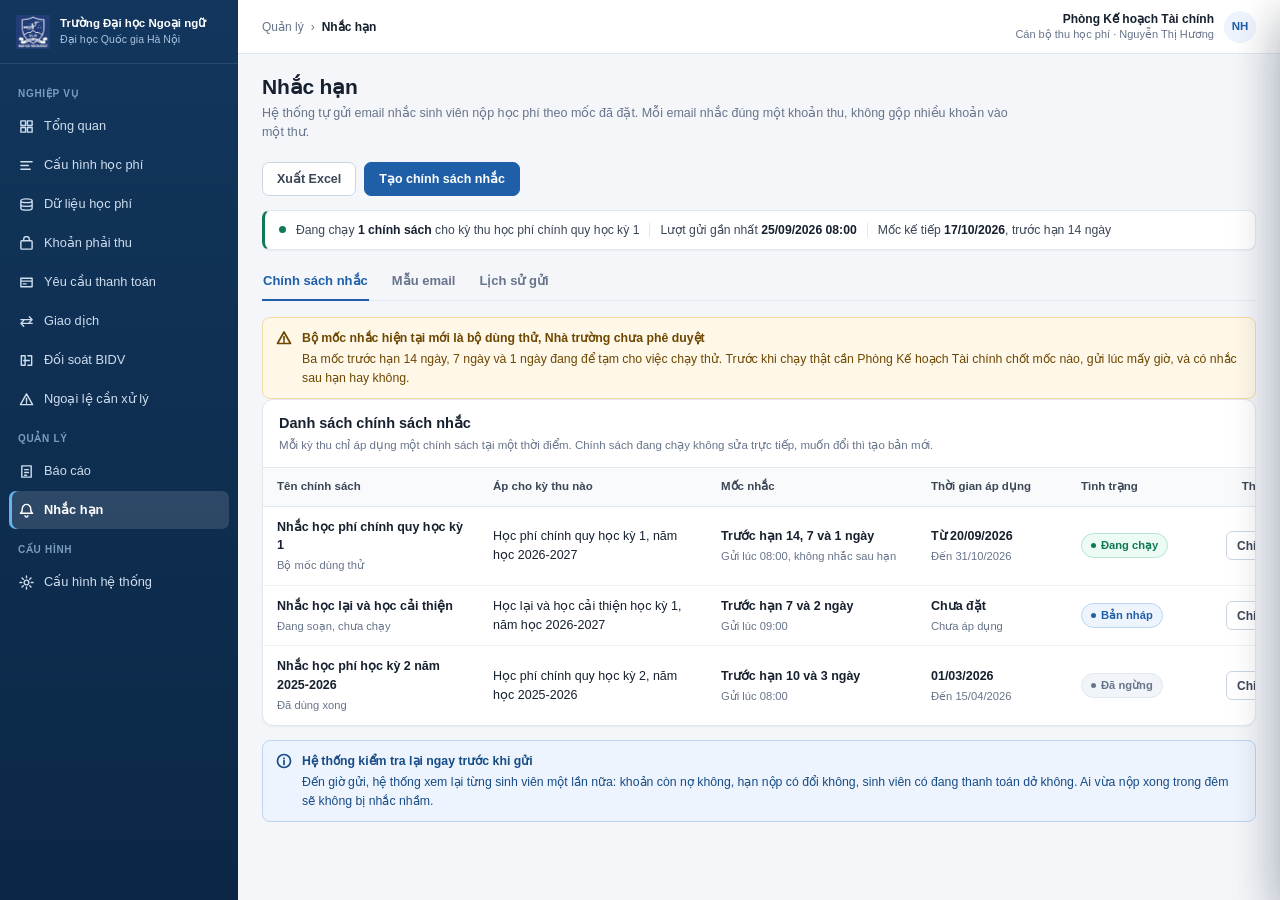
<file: pages/reminders.html>
<!DOCTYPE html>
<html lang="vi">
<head>
<meta charset="utf-8">
<meta name="viewport" content="width=device-width, initial-scale=1">
<title>Nhắc hạn · Hệ thống quản lý thu học phí ULIS</title>
<link rel="stylesheet" href="../css/ulis.css">
</head>
<body data-page="reminders" data-crumb="Quản lý" data-title="Nhắc hạn">
<div id="toasts"></div>
<div id="app">
  <nav id="sidebar"></nav>
  <div id="main">
    <header id="topbar"></header>
    <div id="content">
      <div class="wrap">

        <div class="phead">
          <div>
            <h1>Nhắc hạn</h1>
            <p>Hệ thống tự gửi email nhắc sinh viên nộp học phí theo mốc đã đặt. Mỗi email nhắc đúng một khoản thu,
               không gộp nhiều khoản vào một thư.</p>
          </div>
          <div class="phead-act">
            <button class="btn" onclick="notReady('Xuất lịch sử gửi')">Xuất Excel</button>
            <button class="btn btn-primary" onclick="openModal('m-policy')">Tạo chính sách nhắc</button>
          </div>
        </div>

        <div class="srcbar">
          <span class="dot"></span>
          <span>Đang chạy <b>1 chính sách</b> cho kỳ thu học phí chính quy học kỳ 1</span>
          <span class="sep"></span>
          <span>Lượt gửi gần nhất <b>25/09/2026 08:00</b></span>
          <span class="sep"></span>
          <span>Mốc kế tiếp <b>17/10/2026</b>, trước hạn 14 ngày</span>
        </div>

        <div class="tabs">
          <button class="tab on" data-tab-group="rm" data-tab="policy" onclick="showTab('rm','policy')">Chính sách nhắc</button>
          <button class="tab" data-tab-group="rm" data-tab="tpl" onclick="showTab('rm','tpl')">Mẫu email</button>
          <button class="tab" data-tab-group="rm" data-tab="log" onclick="showTab('rm','log')">Lịch sử gửi</button>
        </div>

        <!-- ================= CHÍNH SÁCH ================= -->
        <div class="pane on" data-pane-group="rm" data-pane="policy">

          <div class="note warn">
            <svg class="ic" viewBox="0 0 16 16"><path d="M8 2L1.5 13.5h13zM8 6.5v3.5M8 11.6v.5"/></svg>
            <div><span class="nt">Bộ mốc nhắc hiện tại mới là bộ dùng thử, Nhà trường chưa phê duyệt</span>
            Ba mốc trước hạn 14 ngày, 7 ngày và 1 ngày đang để tạm cho việc chạy thử. Trước khi chạy thật cần
            Phòng Kế hoạch Tài chính chốt mốc nào, gửi lúc mấy giờ, và có nhắc sau hạn hay không.</div>
          </div>

          <div class="card">
            <div class="card-hd">
              <div><h2>Danh sách chính sách nhắc</h2>
              <div class="sub">Mỗi kỳ thu chỉ áp dụng một chính sách tại một thời điểm. Chính sách đang chạy không sửa trực tiếp, muốn đổi thì tạo bản mới.</div></div>
            </div>
            <div class="card-bd flush">
              <div class="tbl-wrap">
                <table class="tbl" style="min-width:1040px">
                  <thead><tr>
                    <th style="min-width:215px">Tên chính sách</th>
                    <th style="min-width:225px">Áp cho kỳ thu nào</th>
                    <th style="min-width:210px">Mốc nhắc</th>
                    <th style="min-width:150px">Thời gian áp dụng</th>
                    <th style="min-width:145px">Tình trạng</th>
                    <th class="r" style="min-width:86px">Thao tác</th>
                  </tr></thead>
                  <tbody>
                    <tr>
                      <td><div class="t-main">Nhắc học phí chính quy học kỳ 1</div>
                          <div class="t-sub">Bộ mốc dùng thử</div></td>
                      <td>Học phí chính quy học kỳ 1, năm học 2026-2027</td>
                      <td><div class="t-main">Trước hạn 14, 7 và 1 ngày</div><div class="t-sub">Gửi lúc 08:00, không nhắc sau hạn</div></td>
                      <td><div class="t-main">Từ 20/09/2026</div><div class="t-sub">Đến 31/10/2026</div></td>
                      <td><span class="bg ok">Đang chạy</span></td>
                      <td class="t-act"><button class="btn btn-sm" onclick="openPol('p1')">Chi tiết</button></td>
                    </tr>
                    <tr>
                      <td><div class="t-main">Nhắc học lại và học cải thiện</div>
                          <div class="t-sub">Đang soạn, chưa chạy</div></td>
                      <td>Học lại và học cải thiện học kỳ 1, năm học 2026-2027</td>
                      <td><div class="t-main">Trước hạn 7 và 2 ngày</div><div class="t-sub">Gửi lúc 09:00</div></td>
                      <td><div class="t-main">Chưa đặt</div><div class="t-sub">Chưa áp dụng</div></td>
                      <td><span class="bg info">Bản nháp</span></td>
                      <td class="t-act"><button class="btn btn-sm" onclick="openPol('p2')">Chi tiết</button></td>
                    </tr>
                    <tr>
                      <td><div class="t-main">Nhắc học phí học kỳ 2 năm 2025-2026</div>
                          <div class="t-sub">Đã dùng xong</div></td>
                      <td>Học phí chính quy học kỳ 2, năm học 2025-2026</td>
                      <td><div class="t-main">Trước hạn 10 và 3 ngày</div><div class="t-sub">Gửi lúc 08:00</div></td>
                      <td><div class="t-main">01/03/2026</div><div class="t-sub">Đến 15/04/2026</div></td>
                      <td><span class="bg mute">Đã ngừng</span></td>
                      <td class="t-act"><button class="btn btn-sm" onclick="openPol('p3')">Chi tiết</button></td>
                    </tr>
                  </tbody>
                </table>
              </div>
            </div>
          </div>

          <div class="note info">
            <svg class="ic" viewBox="0 0 16 16"><circle cx="8" cy="8" r="6.5"/><path d="M8 7.5v4M8 5v.6"/></svg>
            <div><span class="nt">Hệ thống kiểm tra lại ngay trước khi gửi</span>
            Đến giờ gửi, hệ thống xem lại từng sinh viên một lần nữa: khoản còn nợ không, hạn nộp có đổi không,
            sinh viên có đang thanh toán dở không. Ai vừa nộp xong trong đêm sẽ không bị nhắc nhầm.</div>
          </div>
        </div>

        <!-- ================= MẪU EMAIL ================= -->
        <div class="pane" data-pane-group="rm" data-pane="tpl">
          <div class="card">
            <div class="card-hd">
              <div><h2>Mẫu email nhắc hạn</h2>
              <div class="sub">Nội dung thư gửi cho sinh viên. Mẫu đang dùng không sửa trực tiếp, muốn đổi thì tạo phiên bản mới.</div></div>
              <div class="card-hd-act"><button class="btn btn-sm btn-primary" onclick="notReady('Tạo mẫu email')">Tạo mẫu mới</button></div>
            </div>
            <div class="card-bd flush">
              <div class="tbl-wrap">
                <table class="tbl" style="min-width:920px">
                  <thead><tr>
                    <th style="min-width:230px">Tên mẫu</th>
                    <th style="min-width:200px">Dùng cho mốc nào</th>
                    <th style="min-width:110px">Phiên bản</th>
                    <th style="min-width:140px">Tình trạng</th>
                    <th style="min-width:165px">Cập nhật</th>
                    <th class="r" style="min-width:86px">Thao tác</th>
                  </tr></thead>
                  <tbody>
                    <tr>
                      <td><div class="t-main">Nhắc trước hạn nộp học phí</div></td>
                      <td>Trước hạn 14 ngày và 7 ngày</td>
                      <td>Bản 2</td>
                      <td><span class="bg ok">Đang dùng</span></td>
                      <td><div class="t-main">20/09/2026</div><div class="t-sub">Nguyễn Thị Hương</div></td>
                      <td class="t-act"><button class="btn btn-sm" onclick="openModal('m-tpl')">Xem</button></td>
                    </tr>
                    <tr>
                      <td><div class="t-main">Nhắc gấp, còn một ngày</div></td>
                      <td>Trước hạn 1 ngày</td>
                      <td>Bản 1</td>
                      <td><span class="bg ok">Đang dùng</span></td>
                      <td><div class="t-main">20/09/2026</div><div class="t-sub">Nguyễn Thị Hương</div></td>
                      <td class="t-act"><button class="btn btn-sm" onclick="openModal('m-tpl')">Xem</button></td>
                    </tr>
                    <tr>
                      <td><div class="t-main">Nhắc trước hạn nộp học phí</div><div class="t-sub">Bản cũ, đã thay thế</div></td>
                      <td>Trước hạn 14 ngày và 7 ngày</td>
                      <td>Bản 1</td>
                      <td><span class="bg mute">Đã thay thế</span></td>
                      <td><div class="t-main">02/09/2026</div><div class="t-sub">Trần Văn Bình</div></td>
                      <td class="t-act"><button class="btn btn-sm" onclick="openModal('m-tpl')">Xem</button></td>
                    </tr>
                  </tbody>
                </table>
              </div>
            </div>
          </div>

          <div class="note warn">
            <svg class="ic" viewBox="0 0 16 16"><path d="M8 2L1.5 13.5h13zM8 6.5v3.5M8 11.6v.5"/></svg>
            <div><span class="nt">Những thứ không được đưa vào email</span>
            Tiêu đề thư không ghi số tiền và không ghi đầy đủ mã sinh viên, vì tiêu đề hiện ra ở màn hình khóa điện thoại.
            Trong thư không đính mã thanh toán đang còn hiệu lực, không ghi số tài khoản đầy đủ, và chỉ đặt đường dẫn
            về cổng sinh viên chính thức của Nhà trường.</div>
          </div>
        </div>

        <!-- ================= LỊCH SỬ GỬI ================= -->
        <div class="pane" data-pane-group="rm" data-pane="log">

          <div class="sumrow">
            <div class="it"><div class="l">Đã gửi đi hôm nay</div><div class="v ok">2.284</div><div class="s">Mốc trước hạn 14 ngày</div></div>
            <div class="it"><div class="l">Tạm hoãn, sẽ xét lại</div><div class="v">126</div><div class="s">Sinh viên đang nộp dở hoặc thiếu dữ liệu</div></div>
            <div class="it"><div class="l">Không gửi được</div><div class="v warn">174</div><div class="s">Chủ yếu do thiếu địa chỉ email</div></div>
          </div>

          <div class="chips" data-target="tbl-log">
            <button class="chip on" data-filter="all"  onclick="pickChip(this)">Tất cả <span class="n">2.584</span></button>
            <button class="chip"    data-filter="sent" onclick="pickChip(this)">Đã gửi đi <span class="n">2.284</span></button>
            <button class="chip"    data-filter="unk"  onclick="pickChip(this)">Chưa rõ đã tới chưa <span class="n">38</span></button>
            <button class="chip"    data-filter="defer" onclick="pickChip(this)">Tạm hoãn <span class="n">126</span></button>
            <button class="chip"    data-filter="fail" onclick="pickChip(this)">Không gửi được <span class="n">174</span></button>
          </div>

          <div class="filters f-4x">
            <div class="field f-search">
              <label>Tìm sinh viên</label>
              <svg viewBox="0 0 16 16"><circle cx="7" cy="7" r="4.5"/><path d="M10.5 10.5L14 14"/></svg>
              <input class="inp" placeholder="Nhập mã sinh viên hoặc họ tên" oninput="filterTable(this,'tbl-log')">
            </div>
            <div class="field">
              <label>Mốc nhắc</label>
              <select class="sel"><option>Tất cả mốc</option><option>Trước hạn 14 ngày</option><option>Trước hạn 7 ngày</option><option>Trước hạn 1 ngày</option></select>
            </div>
            <div class="field"><label>Từ ngày</label><input class="inp" value="20/09/2026"></div>
            <div class="field"><label>Đến ngày</label><input class="inp" value="25/09/2026"></div>
          </div>

          <div class="card">
            <div class="card-hd">
              <div><h2>Lịch sử gửi nhắc</h2>
              <div class="sub">Đang hiển thị <b data-count-for="tbl-log">7</b> trên 2.584 lượt</div></div>
            </div>
            <div class="card-bd flush">
              <div class="tbl-wrap">
                <table class="tbl" id="tbl-log" style="min-width:1000px">
                  <thead><tr>
                    <th style="min-width:180px">Sinh viên</th>
                    <th style="min-width:180px">Khoản được nhắc</th>
                    <th style="min-width:145px">Mốc nhắc</th>
                    <th style="min-width:180px">Gửi tới</th>
                    <th class="w2" style="min-width:160px">Kết quả</th>
                    <th style="min-width:130px">Thời điểm</th>
                    <th class="r" style="min-width:86px">Thao tác</th>
                  </tr></thead>
                  <tbody>
                    <tr data-tags="sent">
                      <td><div class="t-main">Nguyễn Minh Anh</div><div class="t-sub">23041205</div></td>
                      <td><div class="t-main">Học phí chính quy</div><div class="t-sub">Học kỳ 1</div></td>
                      <td>Trước hạn 14 ngày</td>
                      <td class="t-code">23041205@vnu.edu.vn</td>
                      <td><span class="bg ok">Đã tới hộp thư</span></td>
                      <td>25/09 08:00</td>
                      <td class="t-act"><button class="btn btn-sm" onclick="openLog('l1')">Chi tiết</button></td>
                    </tr>
                    <tr data-tags="sent">
                      <td><div class="t-main">Trần Quốc Việt</div><div class="t-sub">25040211</div></td>
                      <td><div class="t-main">Học phí chính quy</div><div class="t-sub">Học kỳ 1</div></td>
                      <td>Trước hạn 14 ngày</td>
                      <td class="t-code">25040211@vnu.edu.vn</td>
                      <td><span class="bg ok">Đã tới hộp thư</span></td>
                      <td>25/09 08:00</td>
                      <td class="t-act"><button class="btn btn-sm" onclick="openLog('l1')">Chi tiết</button></td>
                    </tr>
                    <tr data-tags="unk">
                      <td><div class="t-main">Bùi Thanh Tùng</div><div class="t-sub">24040155</div></td>
                      <td><div class="t-main">Học phí chính quy</div><div class="t-sub">Học kỳ 1</div></td>
                      <td>Trước hạn 14 ngày</td>
                      <td class="t-code">24040155@vnu.edu.vn</td>
                      <td><span class="bg info">Đã gửi, chưa rõ đã tới chưa</span></td>
                      <td>25/09 08:01</td>
                      <td class="t-act"><button class="btn btn-sm" onclick="openLog('l2')">Chi tiết</button></td>
                    </tr>
                    <tr data-tags="fail">
                      <td><div class="t-main">Lý Minh Khôi</div><div class="t-sub">25041277</div></td>
                      <td><div class="t-main">Học phí chính quy</div><div class="t-sub">Học kỳ 1</div></td>
                      <td>Trước hạn 14 ngày</td>
                      <td><span style="color:var(--warn)">Chưa có địa chỉ email</span></td>
                      <td><span class="bg warn">Không gửi được</span></td>
                      <td>25/09 08:00</td>
                      <td class="t-act"><button class="btn btn-sm" onclick="openLog('l3')">Chi tiết</button></td>
                    </tr>
                    <tr data-tags="fail">
                      <td><div class="t-main">Vương Thị Thu</div><div class="t-sub">22041455</div></td>
                      <td><div class="t-main">Học phí chính quy</div><div class="t-sub">Học kỳ 1</div></td>
                      <td>Trước hạn 14 ngày</td>
                      <td class="t-code">22041455@vnu.edu.vn</td>
                      <td><span class="bg err">Hộp thư không tồn tại</span></td>
                      <td>25/09 08:02</td>
                      <td class="t-act"><button class="btn btn-sm" onclick="openLog('l4')">Chi tiết</button></td>
                    </tr>
                    <tr data-tags="defer">
                      <td><div class="t-main">Vũ Khánh Linh</div><div class="t-sub">24041530</div></td>
                      <td><div class="t-main">Học phí chính quy</div><div class="t-sub">Học kỳ 1</div></td>
                      <td>Trước hạn 14 ngày</td>
                      <td class="t-code">24041530@vnu.edu.vn</td>
                      <td><span class="bg mute">Tạm hoãn, sẽ xét lại</span></td>
                      <td>25/09 08:00</td>
                      <td class="t-act"><button class="btn btn-sm" onclick="openLog('l5')">Chi tiết</button></td>
                    </tr>
                    <tr data-tags="defer">
                      <td><div class="t-main">Hoàng Đức Trung</div><div class="t-sub">25040677</div></td>
                      <td><div class="t-main">Học phí chính quy</div><div class="t-sub">Học kỳ 1</div></td>
                      <td>Trước hạn 14 ngày</td>
                      <td class="t-code">25040677@vnu.edu.vn</td>
                      <td><span class="bg mute">Tạm hoãn, sẽ xét lại</span></td>
                      <td>25/09 08:00</td>
                      <td class="t-act"><button class="btn btn-sm" onclick="openLog('l6')">Chi tiết</button></td>
                    </tr>
                  </tbody>
                </table>
              </div>
              <div class="tfoot">
                <div>Hiển thị 1 đến 7 trong 2.584 lượt</div>
                <div class="pager">
                  <button class="pg" disabled>‹</button>
                  <button class="pg on">1</button><button class="pg">2</button><button class="pg">3</button>
                  <span style="padding:0 4px">…</span><button class="pg">370</button>
                  <button class="pg">›</button>
                </div>
              </div>
            </div>
          </div>

          <div class="note info">
            <svg class="ic" viewBox="0 0 16 16"><circle cx="8" cy="8" r="6.5"/><path d="M8 7.5v4M8 5v.6"/></svg>
            <div><span class="nt">Gửi đi không có nghĩa là sinh viên đã nhận được</span>
            Hệ thống chỉ ghi <b>Đã tới hộp thư</b> khi nhà cung cấp email xác nhận. Nếu chưa có xác nhận thì ghi
            <b>Đã gửi, chưa rõ đã tới chưa</b> chứ không tự coi là thành công. Hệ thống cũng không theo dõi được
            sinh viên có mở thư ra đọc hay không.</div>
          </div>
        </div>

      </div>
    </div>
  </div>
</div>

<!-- ======================= NGĂN CHI TIẾT LƯỢT GỬI ======================= -->
<div class="dov" id="ov-d-log"></div>
<aside class="drw" id="d-log">
  <div class="drw-hd">
    <div><h2 id="lg-name"></h2><div class="sub" id="lg-sub"></div></div>
    <button class="x" onclick="closeDrawer('d-log')">✕</button>
  </div>
  <div class="drw-bd">
    <div class="sec" id="lg-problem" style="display:none">
      <div class="sec-t">Việc cần làm</div>
      <div id="lg-problem-body"></div>
    </div>
    <div class="sec">
      <div class="sec-t">Kết quả gửi</div>
      <div class="axes">
        <div class="axis-row"><span class="axis-k">Tình trạng</span><span id="lg-st" class="bg ok"></span></div>
        <div class="axis-row"><span class="axis-k">Gửi tới</span><span id="lg-to" style="font-size:12.5px;font-weight:600"></span></div>
        <div class="axis-row"><span class="axis-k">Mốc nhắc</span><span id="lg-ms" style="font-size:12.5px;font-weight:600"></span></div>
      </div>
    </div>
    <div class="sec">
      <div class="sec-t">Khoản được nhắc</div>
      <dl class="dl" id="lg-info"></dl>
    </div>
    <div class="sec">
      <div class="sec-t">Diễn biến</div>
      <div class="tl" id="lg-tl"></div>
    </div>
  </div>
  <div class="drw-ft" id="lg-ft"></div>
</aside>

<!-- ======================= NGĂN CHI TIẾT CHÍNH SÁCH ======================= -->
<div class="dov" id="ov-d-pol"></div>
<aside class="drw" id="d-pol">
  <div class="drw-hd">
    <div><h2 id="pl-name"></h2><div class="sub" id="pl-sub"></div></div>
    <button class="x" onclick="closeDrawer('d-pol')">✕</button>
  </div>
  <div class="drw-bd">
    <div class="sec">
      <div class="sec-t">Mốc nhắc</div>
      <div class="mini-wrap" id="pl-ms"></div>
      <p class="hint">Mốc tính theo số ngày so với hạn nộp của khoản thu. Sinh viên đã nộp đủ trước mốc thì không bị nhắc.</p>
    </div>
    <div class="sec">
      <div class="sec-t">Thông tin chính sách</div>
      <dl class="dl" id="pl-info"></dl>
    </div>
    <div class="sec">
      <div class="sec-t">Trường hợp không gửi</div>
      <div class="mini-wrap">
        <table class="mini">
          <thead><tr><th>Tình huống của sinh viên</th><th>Hệ thống làm gì</th></tr></thead>
          <tbody>
            <tr><td>Đã nộp đủ hoặc không còn nợ</td><td>Không gửi nữa</td></tr>
            <tr><td>Đang thanh toán dở trên cổng</td><td>Tạm hoãn, xét lại ở lượt sau</td></tr>
            <tr><td>Khoản đang chờ bổ sung thông tin</td><td>Tạm hoãn, xét lại ở lượt sau</td></tr>
            <tr><td>Kỳ thu đã đóng hoặc khoản đã hủy</td><td>Không gửi nữa</td></tr>
            <tr><td>Chưa có địa chỉ email hợp lệ</td><td>Không gửi, đưa vào danh sách cần bổ sung email</td></tr>
          </tbody>
        </table>
      </div>
    </div>
  </div>
  <div class="drw-ft" id="pl-ft"></div>
</aside>

<!-- ======================= HỘP THOẠI MẪU EMAIL ======================= -->
<div class="mov" id="m-tpl">
  <div class="mdl wide">
    <div class="mdl-hd">
      <div><h2>Nhắc trước hạn nộp học phí</h2>
      <div class="sub">Bản 2, đang dùng cho mốc trước hạn 14 ngày và 7 ngày</div></div>
      <button class="x" onclick="closeModal('m-tpl')">✕</button>
    </div>
    <div class="mdl-bd">
      <div class="field" style="margin-bottom:13px">
        <label>Tiêu đề thư</label>
        <input class="inp" value="Thông báo nhắc nộp học phí học kỳ 1, năm học 2026-2027">
        <p class="hint">Không đưa số tiền và mã sinh viên đầy đủ vào tiêu đề.</p>
      </div>
      <div class="field" style="margin-bottom:13px">
        <label>Nội dung thư</label>
        <textarea class="inp" rows="9">Kính gửi em [Họ và tên],

Phòng Kế hoạch Tài chính xin thông báo khoản học phí [Tên khoản thu] của em còn phải nộp [Số tiền còn phải nộp], hạn nộp là [Hạn nộp].

Em vui lòng đăng nhập cổng sinh viên để nộp học phí.

Đây là thư tự động, em không trả lời thư này. Nếu cần hỗ trợ, em liên hệ Phòng Kế hoạch Tài chính, phòng 205 nhà A1, điện thoại 024.6297.7098.

Số liệu trong thư tính đến [Thời điểm số liệu].</textarea>
      </div>
      <div class="mini-wrap">
        <table class="mini">
          <thead><tr><th>Biến được dùng</th><th>Lấy từ đâu</th></tr></thead>
          <tbody>
            <tr><td>[Họ và tên]</td><td>Hồ sơ sinh viên</td></tr>
            <tr><td>[Tên khoản thu]</td><td>Khoản phải thu</td></tr>
            <tr><td>[Số tiền còn phải nộp]</td><td>Khoản phải thu, lấy tại thời điểm gửi</td></tr>
            <tr><td>[Hạn nộp]</td><td>Kỳ thu</td></tr>
            <tr><td>[Thời điểm số liệu]</td><td>Hệ thống</td></tr>
          </tbody>
        </table>
      </div>
      <div class="note info" style="margin-top:13px">
        <svg class="ic" viewBox="0 0 16 16"><circle cx="8" cy="8" r="6.5"/><path d="M8 7.5v4M8 5v.6"/></svg>
        <div><span class="nt">Chỉ dùng được các biến trong danh sách trên</span>
        Viết tên biến khác thì hệ thống báo lỗi khi lưu, tránh trường hợp thư gửi đi còn nguyên dấu ngoặc.</div>
      </div>
    </div>
    <div class="mdl-ft">
      <button class="btn" onclick="closeModal('m-tpl')">Đóng</button>
      <button class="btn" onclick="notReady('Gửi thử về hộp thư cán bộ')">Gửi thử cho tôi</button>
      <button class="btn btn-primary" onclick="notReady('Tạo phiên bản mới của mẫu')">Tạo phiên bản mới</button>
    </div>
  </div>
</div>

<!-- ======================= HỘP THOẠI TẠO CHÍNH SÁCH ======================= -->
<div class="mov" id="m-policy">
  <div class="mdl">
    <div class="mdl-hd">
      <div><h2>Tạo chính sách nhắc</h2>
      <div class="sub">Đặt mốc nhắc và giờ gửi cho một kỳ thu</div></div>
      <button class="x" onclick="closeModal('m-policy')">✕</button>
    </div>
    <div class="mdl-bd">
      <div class="field" style="margin-bottom:13px">
        <label>Tên chính sách <span class="req">*</span></label>
        <input class="inp" placeholder="Ví dụ: Nhắc học phí chính quy học kỳ 2">
      </div>
      <div class="field" style="margin-bottom:13px">
        <label>Áp cho kỳ thu <span class="req">*</span></label>
        <select class="sel">
          <option>Học phí chính quy học kỳ 1, năm học 2026-2027</option>
          <option>Học lại và học cải thiện học kỳ 1, năm học 2026-2027</option>
        </select>
      </div>
      <div class="grid2">
        <div class="field"><label>Mốc nhắc trước hạn <span class="req">*</span></label>
          <input class="inp" value="14, 7, 1" placeholder="Số ngày, cách nhau bằng dấu phẩy"></div>
        <div class="field"><label>Giờ gửi <span class="req">*</span></label>
          <select class="sel"><option>08:00</option><option>09:00</option><option>14:00</option></select></div>
      </div>
      <div class="field" style="margin-top:13px">
        <label>Có nhắc sau khi quá hạn không</label>
        <select class="sel"><option>Không nhắc sau hạn</option><option>Nhắc sau hạn 3 ngày một lần, tối đa 3 lần</option></select>
        <p class="hint">Chỉ nhắc sau hạn khi kỳ thu còn mở và sinh viên vẫn nộp được.</p>
      </div>
      <div class="note warn" style="margin-top:14px">
        <svg class="ic" viewBox="0 0 16 16"><path d="M8 2L1.5 13.5h13zM8 6.5v3.5M8 11.6v.5"/></svg>
        <div><span class="nt">Chính sách đã chạy thì không sửa được nữa</span>
        Muốn đổi mốc hoặc giờ gửi thì tạo bản mới và cho chạy thay bản cũ, để còn tra lại được lượt nhắc nào theo mốc nào.</div>
      </div>
    </div>
    <div class="mdl-ft">
      <button class="btn" onclick="closeModal('m-policy')">Hủy</button>
      <button class="btn btn-primary" onclick="closeModal('m-policy');toast('Đã lưu chính sách nhắc ở dạng bản nháp.','ok')">Lưu bản nháp</button>
    </div>
  </div>
</div>

<script src="../js/ulis.js"></script>
<script>
var LOG = {
  l1:{ name:'Nguyễn Minh Anh', sub:'23041205, nhắc lúc 25/09/2026 08:00',
       st:['ok','Đã tới hộp thư'], to:'23041205@vnu.edu.vn', ms:'Trước hạn 14 ngày',
       info:[['Khoản được nhắc','Học phí chính quy học kỳ 1'],['Còn phải nộp lúc gửi','17.500.000 đ'],
             ['Hạn nộp','31/10/2026'],['Mẫu email','Nhắc trước hạn nộp học phí, bản 2']],
       tl:[['done','Hệ thống kiểm tra lại điều kiện nhắc','25/09/2026 08:00'],
           ['done','Gửi thư cho nhà cung cấp email','25/09/2026 08:00'],
           ['done','Nhà cung cấp xác nhận thư đã tới hộp thư','25/09/2026 08:01']],
       ft:'none' },

  l2:{ name:'Bùi Thanh Tùng', sub:'24040155, nhắc lúc 25/09/2026 08:01',
       st:['info','Đã gửi, chưa rõ đã tới chưa'], to:'24040155@vnu.edu.vn', ms:'Trước hạn 14 ngày',
       problem:['info','Nhà cung cấp email chưa xác nhận',
         'Thư đã chuyển đi nhưng chưa có phản hồi xác nhận đã tới hộp thư. Hệ thống không tự coi là thành công.',
         'Không cần gửi lại ngay. Hệ thống sẽ hỏi lại nhà cung cấp, nếu sau 24 giờ vẫn chưa rõ thì mới tính phương án khác.'],
       info:[['Khoản được nhắc','Học phí chính quy học kỳ 1'],['Còn phải nộp lúc gửi','19.000.000 đ'],
             ['Hạn nộp','31/10/2026'],['Mẫu email','Nhắc trước hạn nộp học phí, bản 2']],
       tl:[['done','Hệ thống kiểm tra lại điều kiện nhắc','25/09/2026 08:01'],
           ['done','Gửi thư cho nhà cung cấp email','25/09/2026 08:01'],
           ['now','Chờ nhà cung cấp xác nhận','Hệ thống tự hỏi lại']],
       ft:'none' },

  l3:{ name:'Lý Minh Khôi', sub:'25041277, lượt nhắc lúc 25/09/2026 08:00',
       st:['warn','Không gửi được'], to:'Chưa có địa chỉ email', ms:'Trước hạn 14 ngày',
       problem:['warn','Hồ sơ sinh viên chưa có địa chỉ email',
         'Hệ thống không tự ghép mã sinh viên với tên miền để đoán địa chỉ, vì đoán sai sẽ gửi thư có thông tin công nợ tới người khác.',
         'Đề nghị phòng Đào tạo bổ sung địa chỉ email vào hồ sơ sinh viên. Sau khi có, hệ thống sẽ nhắc ở mốc kế tiếp.'],
       info:[['Khoản được nhắc','Học phí chính quy học kỳ 1'],['Còn phải nộp','19.000.000 đ'],
             ['Hạn nộp','31/10/2026'],['Đơn vị cần xử lý','Phòng Đào tạo và Công tác người học']],
       tl:[['done','Hệ thống kiểm tra lại điều kiện nhắc','25/09/2026 08:00'],
           ['warn','Dừng lại vì không có địa chỉ email hợp lệ','25/09/2026 08:00']],
       ft:'report' },

  l4:{ name:'Vương Thị Thu', sub:'22041455, lượt nhắc lúc 25/09/2026 08:02',
       st:['err','Hộp thư không tồn tại'], to:'22041455@vnu.edu.vn', ms:'Trước hạn 14 ngày',
       problem:['err','Nhà cung cấp báo hộp thư không tồn tại',
         'Địa chỉ trong hồ sơ không dùng được. Hệ thống tạm ngừng gửi tới địa chỉ này để không bị nhà cung cấp đánh dấu là thư rác.',
         'Đề nghị phòng Đào tạo xác minh và cập nhật lại địa chỉ email của sinh viên. Trong lúc chờ, nhắc sinh viên qua khoa.'],
       info:[['Khoản được nhắc','Học phí chính quy học kỳ 1'],['Còn phải nộp','17.500.000 đ'],
             ['Hạn nộp','31/10/2026'],['Đơn vị cần xử lý','Phòng Đào tạo và Công tác người học']],
       tl:[['done','Gửi thư cho nhà cung cấp email','25/09/2026 08:02'],
           ['warn','Nhà cung cấp báo hộp thư không tồn tại','25/09/2026 08:02'],
           ['done','Tạm ngừng gửi tới địa chỉ này','25/09/2026 08:02']],
       ft:'report' },

  l5:{ name:'Vũ Khánh Linh', sub:'24041530, lượt nhắc lúc 25/09/2026 08:00',
       st:['mute','Tạm hoãn, sẽ xét lại'], to:'24041530@vnu.edu.vn', ms:'Trước hạn 14 ngày',
       problem:['info','Sinh viên đang thanh toán dở nên chưa nhắc',
         'Ngay trước giờ gửi, sinh viên có mã thanh toán còn hiệu lực trên cổng. Gửi thư nhắc lúc này dễ làm sinh viên tưởng nộp hỏng rồi nộp lại lần hai.',
         'Không cần làm gì. Hệ thống xét lại ở mốc kế tiếp, nếu lúc đó sinh viên đã nộp xong thì thôi không nhắc.'],
       info:[['Khoản được nhắc','Học phí chính quy học kỳ 1'],['Còn phải nộp','19.000.000 đ'],
             ['Hạn nộp','31/10/2026'],['Mốc xét lại','Trước hạn 7 ngày, tức 24/10/2026']],
       tl:[['done','Hệ thống kiểm tra lại điều kiện nhắc','25/09/2026 08:00'],
           ['done','Phát hiện sinh viên đang có mã thanh toán còn hiệu lực','25/09/2026 08:00'],
           ['now','Tạm hoãn, chờ mốc kế tiếp','Xét lại ngày 24/10/2026']],
       ft:'none' },

  l6:{ name:'Hoàng Đức Trung', sub:'25040677, lượt nhắc lúc 25/09/2026 08:00',
       st:['mute','Tạm hoãn, sẽ xét lại'], to:'25040677@vnu.edu.vn', ms:'Trước hạn 14 ngày',
       problem:['warn','Khoản thu chưa tính được nên chưa nhắc',
         'Sinh viên chưa có khoản phải thu vì chưa rõ còn học hay đã bảo lưu trong kỳ. Chưa có số tiền thì không thể nhắc nộp bao nhiêu.',
         'Bổ sung tình trạng học tập ở màn Dữ liệu học phí. Xong việc đó thì khoản thu được tính và hệ thống nhắc ở mốc kế tiếp.'],
       info:[['Khoản được nhắc','Chưa có khoản phải thu'],['Còn phải nộp','Chưa tính được'],
             ['Hạn nộp','31/10/2026'],['Đơn vị cần xử lý','Phòng Đào tạo và Công tác người học']],
       tl:[['done','Hệ thống kiểm tra lại điều kiện nhắc','25/09/2026 08:00'],
           ['warn','Dừng lại vì khoản thu chưa tính được','25/09/2026 08:00']],
       ft:'data' }
};

function openLog(key) {
  var r = LOG[key];
  document.getElementById('lg-name').textContent = r.name;
  document.getElementById('lg-sub').textContent = r.sub;
  var st = document.getElementById('lg-st');
  st.className = 'bg ' + r.st[0]; st.textContent = r.st[1];
  document.getElementById('lg-to').textContent = r.to;
  document.getElementById('lg-ms').textContent = r.ms;

  var pb = document.getElementById('lg-problem');
  if (r.problem) {
    pb.style.display = '';
    document.getElementById('lg-problem-body').innerHTML =
      '<div class="note ' + r.problem[0] + '">' +
      '<svg class="ic" viewBox="0 0 16 16"><circle cx="8" cy="8" r="6.5"/><path d="M8 7.5v4M8 5v.6"/></svg>' +
      '<div><span class="nt">' + r.problem[1] + '</span>' + r.problem[2] +
      '<div style="margin-top:7px"><b>Cần làm: </b>' + r.problem[3] + '</div></div></div>';
  } else { pb.style.display = 'none'; }

  document.getElementById('lg-info').innerHTML = r.info.map(function (x) {
    return '<dt>' + x[0] + '</dt><dd>' + x[1] + '</dd>';
  }).join('');
  document.getElementById('lg-tl').innerHTML = r.tl.map(function (x) {
    return '<div class="tl-i ' + x[0] + '"><div class="tl-t">' + x[1] + '</div><div class="tl-m">' + x[2] + '</div></div>';
  }).join('');

  var ft = document.getElementById('lg-ft');
  if (r.ft === 'report') {
    ft.innerHTML = '<button class="btn btn-primary" onclick="location.href=\'reports.html\'">Mở danh sách cần bổ sung</button>';
  } else if (r.ft === 'data') {
    ft.innerHTML = '<button class="btn btn-primary" onclick="location.href=\'student-tuition.html\'">Mở dữ liệu học phí</button>';
  } else {
    ft.innerHTML = '<span style="font-size:12px;color:#67748A;align-self:center">Không có thao tác nào cần làm lúc này</span>';
  }
  openDrawer('d-log');
}

var POL = {
  p1:{ name:'Nhắc học phí chính quy học kỳ 1', sub:'Đang chạy, bộ mốc dùng thử',
       ms:[['Trước hạn 14 ngày','17/10/2026','08:00','Chưa tới'],
           ['Trước hạn 7 ngày','24/10/2026','08:00','Chưa tới'],
           ['Trước hạn 1 ngày','30/10/2026','08:00','Chưa tới']],
       info:[['Áp cho kỳ thu','Học phí chính quy học kỳ 1, năm học 2026-2027'],
             ['Hạn nộp của kỳ','31/10/2026'],['Nhắc sau hạn','Không nhắc'],
             ['Thời gian áp dụng','Từ 20/09/2026 đến 31/10/2026'],
             ['Mẫu email','Nhắc trước hạn nộp học phí bản 2, và Nhắc gấp còn một ngày bản 1'],
             ['Người tạo','Nguyễn Thị Hương, 20/09/2026']],
       ft:'stop' },
  p2:{ name:'Nhắc học lại và học cải thiện', sub:'Bản nháp, chưa chạy',
       ms:[['Trước hạn 7 ngày','Chưa đặt','09:00','Chưa áp dụng'],
           ['Trước hạn 2 ngày','Chưa đặt','09:00','Chưa áp dụng']],
       info:[['Áp cho kỳ thu','Học lại và học cải thiện học kỳ 1, năm học 2026-2027'],
             ['Hạn nộp của kỳ','22/09/2026, đã qua'],['Nhắc sau hạn','Chưa chọn'],
             ['Thời gian áp dụng','Chưa đặt'],['Mẫu email','Chưa chọn'],
             ['Người tạo','Trần Văn Bình, 22/09/2026']],
       ft:'draft' },
  p3:{ name:'Nhắc học phí học kỳ 2 năm 2025-2026', sub:'Đã ngừng sử dụng',
       ms:[['Trước hạn 10 ngày','05/04/2026','08:00','Đã gửi 2.410 lượt'],
           ['Trước hạn 3 ngày','12/04/2026','08:00','Đã gửi 1.180 lượt']],
       info:[['Áp cho kỳ thu','Học phí chính quy học kỳ 2, năm học 2025-2026'],
             ['Hạn nộp của kỳ','15/04/2026'],['Nhắc sau hạn','Không nhắc'],
             ['Thời gian áp dụng','Từ 01/03/2026 đến 15/04/2026'],
             ['Mẫu email','Nhắc trước hạn nộp học phí bản 1'],
             ['Người tạo','Trần Văn Bình, 28/02/2026']],
       ft:'copy' }
};

function openPol(key) {
  var r = POL[key];
  document.getElementById('pl-name').textContent = r.name;
  document.getElementById('pl-sub').textContent = r.sub;
  document.getElementById('pl-ms').innerHTML =
    '<table class="mini"><thead><tr><th>Mốc</th><th>Ngày gửi</th><th>Giờ gửi</th><th>Tình trạng</th></tr></thead><tbody>' +
    r.ms.map(function (x) {
      return '<tr><td>' + x[0] + '</td><td>' + x[1] + '</td><td>' + x[2] + '</td><td>' + x[3] + '</td></tr>';
    }).join('') + '</tbody></table>';
  document.getElementById('pl-info').innerHTML = r.info.map(function (x) {
    return '<dt>' + x[0] + '</dt><dd>' + x[1] + '</dd>';
  }).join('');

  var ft = document.getElementById('pl-ft');
  if (r.ft === 'stop') {
    ft.innerHTML = '<button class="btn" onclick="notReady(\'Sao chép thành bản nháp mới\')">Sao chép</button>' +
                   '<button class="btn btn-danger" onclick="notReady(\'Ngừng chính sách nhắc\')">Ngừng sử dụng</button>';
  } else if (r.ft === 'draft') {
    ft.innerHTML = '<button class="btn" onclick="notReady(\'Sửa bản nháp\')">Sửa bản nháp</button>' +
                   '<button class="btn btn-primary" onclick="notReady(\'Cho chính sách chạy\')">Cho chạy</button>';
  } else {
    ft.innerHTML = '<button class="btn btn-primary" onclick="notReady(\'Sao chép thành bản nháp mới\')">Sao chép thành bản mới</button>';
  }
  openDrawer('d-pol');
}
</script>
</body>
</html>
</file>
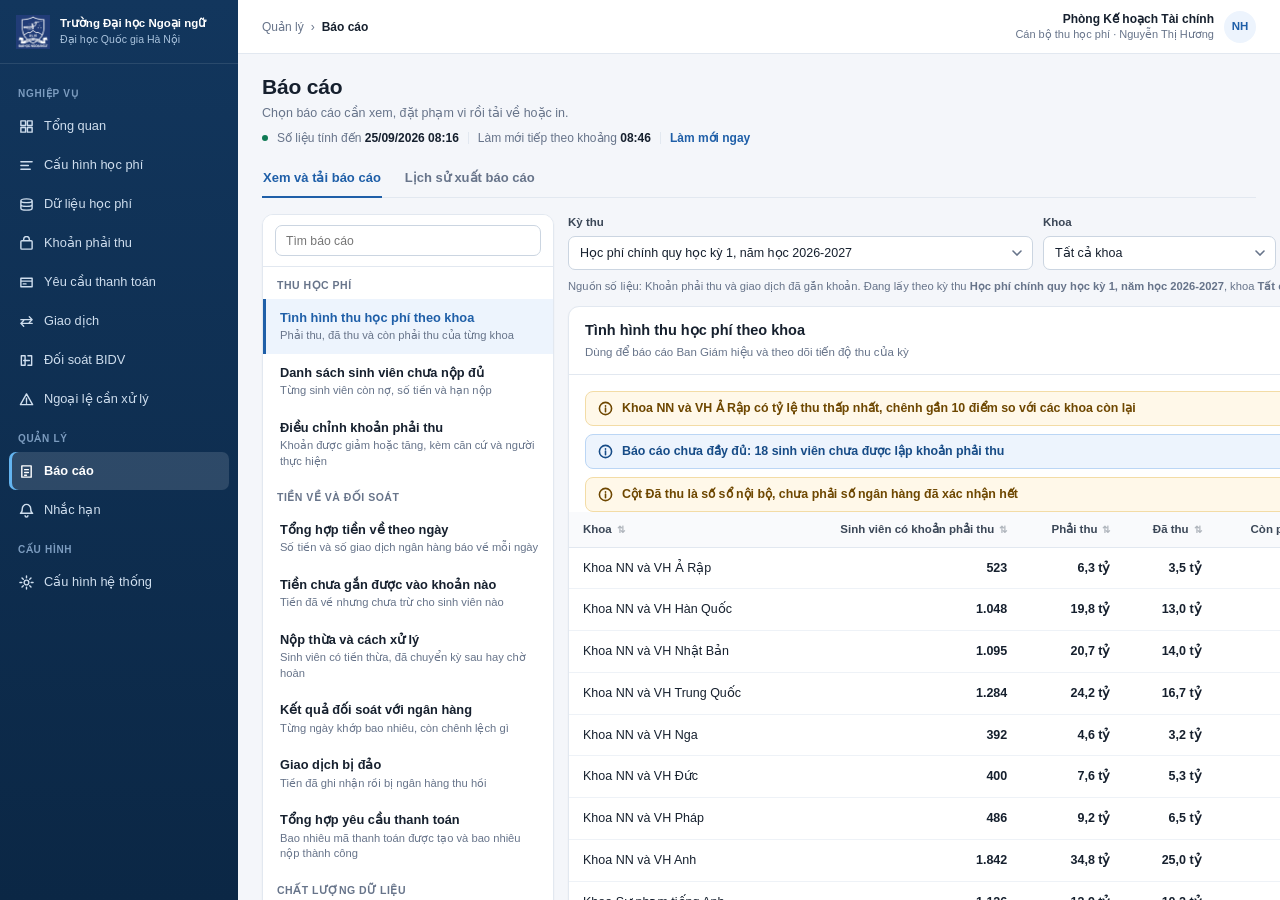
<file: pages/reports.html>
<!DOCTYPE html>
<html lang="vi">
<head>
<meta charset="utf-8">
<meta name="viewport" content="width=device-width, initial-scale=1">
<title>Báo cáo · Hệ thống quản lý thu học phí ULIS</title>
<link rel="stylesheet" href="../css/ulis.css">
</head>
<body data-page="reports" data-crumb="Quản lý" data-title="Báo cáo">
<div id="toasts"></div>
<div id="app">
  <nav id="sidebar"></nav>
  <div id="main">
    <header id="topbar"></header>
    <div id="content">
      <div class="wrap">

        <div class="phead">
          <div>
            <h1>Báo cáo</h1>
            <p>Chọn báo cáo cần xem, đặt phạm vi rồi tải về hoặc in.</p>
            <div class="pmeta">
              <span class="dot"></span>
              <span>Số liệu tính đến <b>25/09/2026 08:16</b></span>
              <span class="sep"></span>
              <span>Làm mới tiếp theo khoảng <b>08:46</b></span>
              <span class="sep"></span>
              <button class="btn-link" onclick="toast('Đang làm mới số liệu báo cáo.','ok')">Làm mới ngay</button>
            </div>
          </div>
        </div>

        <div class="tabs">
          <button class="tab on" data-tab-group="rp" data-tab="make" onclick="showTab('rp','make')">Xem và tải báo cáo</button>
          <button class="tab" data-tab-group="rp" data-tab="history" onclick="showTab('rp','history')">Lịch sử xuất báo cáo</button>
        </div>

        <!-- ================= XEM VÀ TẢI ================= -->
        <div class="pane on" data-pane-group="rp" data-pane="make">
          <div class="rp-layout">

            <nav class="rp-side">
              <div class="rp-find"><input placeholder="Tìm báo cáo" oninput="findReport(this.value)"></div>
              <div id="rp-list"></div>
            </nav>

            <div>
              <!-- Bộ lọc thay đổi theo từng báo cáo -->
              <div class="filters" id="rv-filters" style="margin-bottom:8px"></div>
              <div class="qr" id="rv-quick" style="display:none"></div>
              <p class="hint" id="rv-scope" style="margin:0 0 12px"></p>

              <div class="card" style="margin-bottom:0">
                <div class="card-hd">
                  <div>
                    <h2 id="rv-name">Tình hình thu học phí theo khoa</h2>
                    <div class="sub" id="rv-desc"></div>
                  </div>
                  <div class="card-hd-act" id="rv-actions"></div>
                </div>

                <div class="card-bd" id="rv-top" style="padding-bottom:0"></div>

                <div class="card-bd flush">
                  <div class="tbl-wrap">
                    <table class="tbl" id="rv-table"></table>
                  </div>
                  <div class="tfoot"><div id="rv-foot"></div></div>
                </div>
              </div>
            </div>

          </div>
        </div>

        <!-- ================= LỊCH SỬ ================= -->
        <div class="pane" data-pane-group="rp" data-pane="history">
          <div class="card">
            <div class="card-hd">
              <div><h2>Lịch sử xuất báo cáo</h2>
              <div class="sub">Mỗi lần xuất được giữ lại nguyên bản. Bản đã gửi ra ngoài phòng phải tra lại được đúng tệp gốc.</div></div>
            </div>
            <div class="card-bd flush">
              <div class="tbl-wrap">
                <table class="tbl" style="min-width:1160px">
                  <thead><tr>
                    <th style="min-width:135px">Lúc xuất</th>
                    <th style="min-width:230px">Báo cáo</th>
                    <th style="min-width:240px">Phạm vi đã chọn</th>
                    <th class="w2" style="min-width:125px">Số liệu tính đến</th>
                    <th style="min-width:90px">Định dạng</th>
                    <th style="min-width:145px">Người xuất</th>
                    <th class="r" style="min-width:210px">Thao tác</th>
                  </tr></thead>
                  <tbody>
                    <tr>
                      <td>25/09/2026 08:40</td>
                      <td><div class="t-main">Danh sách sinh viên chưa nộp đủ</div></td>
                      <td>Học kỳ 1, tất cả khoa</td>
                      <td><b>25/09/2026 08:16</b></td>
                      <td>Excel</td>
                      <td>Nguyễn Thị Hương</td>
                      <td class="t-act">
                        <button class="btn btn-sm" onclick="notReady('Tải lại bản gốc')">Tải lại bản gốc</button>
                        <button class="btn btn-sm" onclick="notReady('Chạy lại với số mới')">Chạy lại</button>
                      </td>
                    </tr>
                    <tr>
                      <td>24/09/2026 16:55</td>
                      <td><div class="t-main">Tình hình thu học phí theo khoa</div></td>
                      <td>Học kỳ 1, tất cả khoa</td>
                      <td><b>24/09/2026 16:46</b></td>
                      <td>PDF</td>
                      <td>Nguyễn Thị Hương</td>
                      <td class="t-act">
                        <button class="btn btn-sm" onclick="notReady('Tải lại bản gốc')">Tải lại bản gốc</button>
                        <button class="btn btn-sm" onclick="notReady('Chạy lại với số mới')">Chạy lại</button>
                      </td>
                    </tr>
                    <tr>
                      <td>24/09/2026 09:12</td>
                      <td><div class="t-main">Danh sách sinh viên chưa nộp đủ</div>
                          <div class="t-sub">Đã gửi email cho Khoa NN và VH Hàn Quốc, 1 người nhận</div></td>
                      <td>Học kỳ 1, Khoa NN và VH Hàn Quốc</td>
                      <td><b>24/09/2026 08:46</b></td>
                      <td>Excel</td>
                      <td>Trần Văn Bình</td>
                      <td class="t-act">
                        <button class="btn btn-sm" onclick="notReady('Tải lại bản gốc')">Tải lại bản gốc</button>
                        <button class="btn btn-sm" onclick="notReady('Chạy lại với số mới')">Chạy lại</button>
                      </td>
                    </tr>
                    <tr>
                      <td>23/09/2026 14:20</td>
                      <td><div class="t-main">Tiền chưa gắn được vào khoản nào</div></td>
                      <td>Từ 01/09/2026 đến 23/09/2026</td>
                      <td><b>23/09/2026 14:16</b></td>
                      <td>Excel</td>
                      <td>Trần Văn Bình</td>
                      <td class="t-act">
                        <button class="btn btn-sm" onclick="notReady('Tải lại bản gốc')">Tải lại bản gốc</button>
                        <button class="btn btn-sm" onclick="notReady('Chạy lại với số mới')">Chạy lại</button>
                      </td>
                    </tr>
                  </tbody>
                </table>
              </div>
            </div>
          </div>

          <div class="note info">
            <svg class="ic" viewBox="0 0 16 16"><circle cx="8" cy="8" r="6.5"/><path d="M8 7.5v4M8 5v.6"/></svg>
            <div><span class="nt">Hai nút khác nhau, đừng nhầm</span>
            <b>Tải lại bản gốc</b> cho ra đúng tệp đã xuất hôm đó, dùng khi khoa thắc mắc một con số trong bản đã nhận.
            <b>Chạy lại</b> cho ra số mới nhất của hôm nay, dùng khi cần bản cập nhật.</div>
          </div>
        </div>

      </div>
    </div>
  </div>
</div>

<!-- ======================= HỘP THOẠI GỬI ======================= -->
<div class="mov" id="m-send">
  <div class="mdl">
    <div class="mdl-hd">
      <div><h2 id="sd-title">Gửi báo cáo cho khoa</h2>
      <div class="sub" id="sd-name"></div></div>
      <button class="x" onclick="closeModal('m-send')">✕</button>
    </div>
    <div class="mdl-bd">
      <div class="field" style="margin-bottom:13px">
        <label>Gửi tới <span class="req">*</span></label>
        <select class="sel" id="sd-to" onchange="updSend()"></select>
      </div>
      <div class="mini-wrap" style="margin-bottom:13px">
        <table class="mini"><tbody id="sd-preview"></tbody></table>
      </div>
      <div class="field" style="margin-bottom:13px">
        <label>Tiêu đề email</label>
        <input class="inp" id="sd-subject">
      </div>
      <div class="field">
        <label>Nội dung kèm theo</label>
        <textarea class="inp" id="sd-body" rows="3"></textarea>
      </div>
      <div class="note warn" style="margin-top:14px">
        <svg class="ic" viewBox="0 0 16 16"><path d="M8 2L1.5 13.5h13zM8 6.5v3.5M8 11.6v.5"/></svg>
        <div><span class="nt">Đây là thao tác gửi thông tin sinh viên ra ngoài phòng</span>
        Mỗi đơn vị chỉ nhận phần của đơn vị mình. Số liệu trong tệp là số tại thời điểm gửi, sinh viên nộp sau đó
        sẽ không được cập nhật vào bản đã gửi. Lần gửi được ghi vào lịch sử xuất báo cáo kèm người nhận.</div>
      </div>
    </div>
    <div class="mdl-ft">
      <button class="btn" onclick="closeModal('m-send')">Hủy</button>
      <button class="btn" onclick="notReady('Xem trước bản của một đơn vị')">Xem trước một bản</button>
      <button class="btn btn-primary" id="sd-go">Gửi email</button>
    </div>
  </div>
</div>

<script src="../js/ulis.js"></script>
<script>
/* ============================================================
   Dữ liệu gốc giữ ở dạng số, mọi tổng và tỷ lệ đều tính ra từ
   chính các dòng đang hiển thị, nên lọc là số tổng đổi theo.
   ============================================================ */

var KHOA = ['Khoa NN và VH Anh','Khoa Sư phạm tiếng Anh','Khoa NN và VH Trung Quốc',
            'Khoa NN và VH Nhật Bản','Khoa NN và VH Hàn Quốc','Khoa NN và VH Pháp',
            'Khoa NN và VH Đức','Khoa NN và VH Nga','Khoa NN và VH Ả Rập'];

var EMAIL = {
  'Khoa NN và VH Anh':'khoaanh@ulis.vnu.edu.vn',
  'Khoa Sư phạm tiếng Anh':'khoaspta@ulis.vnu.edu.vn',
  'Khoa NN và VH Trung Quốc':'khoatq@ulis.vnu.edu.vn',
  'Khoa NN và VH Nhật Bản':'khoanb@ulis.vnu.edu.vn',
  'Khoa NN và VH Hàn Quốc':'khoahq@ulis.vnu.edu.vn',
  'Khoa NN và VH Pháp':'khoaphap@ulis.vnu.edu.vn',
  'Khoa NN và VH Đức':'khoaduc@ulis.vnu.edu.vn',
  'Khoa NN và VH Nga':'khoanga@ulis.vnu.edu.vn',
  'Khoa NN và VH Ả Rập':'khoaarap@ulis.vnu.edu.vn'
};

/* Số sinh viên chưa nộp đủ của từng khoa, dùng cho hộp thoại gửi */
var NO_DU = {'Khoa NN và VH Anh':612,'Khoa Sư phạm tiếng Anh':298,'Khoa NN và VH Trung Quốc':404,
             'Khoa NN và VH Nhật Bản':354,'Khoa NN và VH Hàn Quốc':360,'Khoa NN và VH Pháp':142,
             'Khoa NN và VH Đức':118,'Khoa NN và VH Nga':119,'Khoa NN và VH Ả Rập':177};

var REPORTS = [
  { g:'Thu học phí' },

  { id:'r1', name:'Tình hình thu học phí theo khoa',
    short:'Phải thu, đã thu và còn phải thu của từng khoa',
    desc:'Dùng để báo cáo Ban Giám hiệu và theo dõi tiến độ thu của kỳ',
    src:'Khoản phải thu và giao dịch đã gắn khoản',
    filters:['period','fac','asof'],
    sort:{col:5,dir:1},
    cols:[{t:'Khoa'},{t:'Sinh viên có khoản phải thu',a:'r',n:1},{t:'Phải thu',a:'r',m:1,short:1},
          {t:'Đã thu',a:'r',m:1,short:1},{t:'Còn phải thu',a:'r',m:1,short:1,calc:[2,3]},{t:'Tỷ lệ đã thu',a:'r',pct:[3,2]}],
    rows:[
      ['Khoa NN và VH Anh',1842,34815000000,24987000000],
      ['Khoa Sư phạm tiếng Anh',1126,13905000000,10203000000],
      ['Khoa NN và VH Trung Quốc',1284,24225000000,16680000000],
      ['Khoa NN và VH Nhật Bản',1095,20710000000,14020000000],
      ['Khoa NN và VH Hàn Quốc',1048,19805000000,12995000000],
      ['Khoa NN và VH Pháp',486,9180000000,6494000000],
      ['Khoa NN và VH Đức',400,7560000000,5316000000],
      ['Khoa NN và VH Nga',392,4620000000,3219000000],
      ['Khoa NN và VH Ả Rập',523,6285000000,3474000000]],
    total:'auto', totalLabel:'Toàn trường',
    note:['warn','Khoa NN và VH Ả Rập có tỷ lệ thu thấp nhất, chênh gần 10 điểm so với các khoa còn lại',
      'Chưa rõ nguyên nhân, cần trao đổi với khoa. Đây là việc riêng, không liên quan tới mục dữ liệu chưa đầy đủ bên dưới.'],
    note3:['warn','Cột Đã thu là số sổ nội bộ, chưa phải số ngân hàng đã xác nhận hết',
      'Trong 97,39 tỷ đã ghi sổ thu, <b>91,77 tỷ</b> đã đối soát khớp với sao kê ngân hàng, <b>5,60 tỷ</b> chưa tới lượt đối soát, và <b>18 triệu</b> đang vướng mắc. Khi báo cáo ra ngoài Nhà trường nên nói rõ phần đã đối soát khớp.'],
    note2:['info','Báo cáo chưa đầy đủ: 18 sinh viên chưa được lập khoản phải thu',
      'Đều thuộc khóa QH.2026 nhóm ngành Ả Rập, do khung học phí chưa khai mức thu cho nhóm này. Số sinh viên và số tiền của 18 em <b>chưa nằm trong bảng</b>. Khi khai xong mức thu, phần Phải thu sẽ tăng thêm còn Đã thu chưa đổi, nên tỷ lệ của khoa sẽ giảm tiếp rồi mới tăng dần khi các em nộp.'],
    foot:'Bảng hiển thị đủ 9 khoa của hệ đại học chính quy, dòng Toàn trường là tổng của các dòng đang hiển thị.' },

  { id:'r2', name:'Danh sách sinh viên chưa nộp đủ',
    short:'Từng sinh viên còn nợ, số tiền và hạn nộp',
    desc:'Dùng để gửi về khoa nhắc sinh viên hoàn thành trước hạn',
    src:'Khoản phải thu của các kỳ thu còn mở',
    filters:['periodOpen','fac','due','asof'],
    share:{ kind:'khoa', title:'Gửi danh sách cho khoa',
            subject:'Danh sách sinh viên chưa nộp đủ học phí học kỳ 1, năm học 2026-2027',
            body:'Kính gửi các khoa, Phòng Kế hoạch Tài chính xin gửi danh sách sinh viên chưa nộp đủ học phí học kỳ 1. Đề nghị các khoa hỗ trợ nhắc sinh viên hoàn thành trước ngày 31/10/2026.' },
    cols:[{t:'Sinh viên'},{t:'Khoa'},{t:'Kỳ thu'},{t:'Phải nộp (đ)',a:'r',m:1},{t:'Đã nộp (đ)',a:'r',m:1},
          {t:'Còn phải nộp (đ)',a:'r',m:1},{t:'Hạn nộp'}],
    rows:[
      ['Nguyễn Minh Anh|23041205','Khoa NN và VH Anh','Học phí chính quy học kỳ 1',17500000,0,17500000,'31/10/2026'],
      ['Phạm Thu Hà|23040912','Khoa NN và VH Hàn Quốc','Học phí chính quy học kỳ 1',17500000,10000000,7500000,'31/10/2026'],
      ['Trần Quốc Việt|25040211','Khoa NN và VH Đức','Học phí chính quy học kỳ 1',19000000,0,19000000,'31/10/2026'],
      ['Vũ Khánh Linh|24041530','Khoa NN và VH Trung Quốc','Học phí chính quy học kỳ 1',19000000,0,19000000,'31/10/2026'],
      ['Bùi Thanh Tùng|24040155','Khoa NN và VH Anh','Học phí chính quy học kỳ 1',19000000,0,19000000,'31/10/2026'],
      ['Nguyễn Thị Mai|24041902','Khoa NN và VH Hàn Quốc','Học lại và học cải thiện',6440000,0,6440000,'22/09/2026, đã quá hạn']],
    sample:{ n:2584, sum:'2.584 sinh viên, còn phải nộp 43.717.000.000 đ' },
    foot:'Bảng hiển thị 6 dòng đầu. Số tổng ở trên là của toàn bộ báo cáo, không phải tổng của 6 dòng này.' },

  { id:'r3', name:'Điều chỉnh khoản phải thu',
    short:'Khoản được giảm hoặc tăng, kèm căn cứ và người thực hiện',
    desc:'Dùng để giải trình khi kiểm tra, mọi điều chỉnh đều có căn cứ đi kèm',
    src:'Bút toán điều chỉnh trên khoản phải thu',
    filters:['period','fac','adjtype','range'],
    cols:[{t:'Thời điểm'},{t:'Sinh viên'},{t:'Khoa'},{t:'Nội dung và căn cứ'},
          {t:'Số trước (đ)',a:'r',m:1},{t:'Số sau (đ)',a:'r',m:1},{t:'Người thực hiện'}],
    rows:[
      ['22/09/2026 15:40','Nguyễn Hải Yến|22041002','Khoa Sư phạm tiếng Anh','Miễn giảm 50% diện chính sách|Quyết định miễn giảm ngày 22/09/2026',11550000,5775000,'Trần Văn Bình'],
      ['21/09/2026 10:05','Lê Thị Vân Anh|23040477','Khoa NN và VH Anh','Miễn giảm 70% diện chính sách|Quyết định miễn giảm ngày 21/09/2026',11550000,3465000,'Trần Văn Bình'],
      ['20/09/2026 14:22','Đặng Quốc Khánh|24041088','Khoa NN và VH Nhật Bản','Sinh viên bảo lưu từ giữa kỳ|Quyết định cho bảo lưu ngày 19/09/2026',19000000,11400000,'Nguyễn Thị Hương'],
      ['18/09/2026 09:30','Hoàng Thị Lan|22040915','Khoa NN và VH Trung Quốc','Bổ sung học phần đăng ký muộn|Đề nghị của khoa ngày 17/09/2026',17500000,19340000,'Nguyễn Thị Hương']],
    sample:{ n:47, sum:'47 lượt điều chỉnh, giảm ròng 284.600.000 đ' },
    foot:'Bảng hiển thị 4 lượt gần nhất. Số tổng ở trên là của toàn bộ báo cáo.' },

  { g:'Tiền về và đối soát' },

  { id:'r4', name:'Tổng hợp tiền về theo ngày',
    short:'Số tiền và số giao dịch ngân hàng báo về mỗi ngày',
    desc:'Dùng để đối chiếu với sổ sách kế toán của Nhà trường',
    src:'Giao dịch ngân hàng đã báo về',
    filters:['range','channel'],
    cols:[{t:'Ngày'},{t:'Số giao dịch',a:'r',n:1},{t:'Nộp bằng mã thanh toán',a:'r',m:1,short:1},
          {t:'Chuyển khoản trực tiếp',a:'r',m:1,short:1},{t:'Tổng tiền về',a:'r',m:1,short:1}],
    rows:[
      ['25/09/2026',316,5410000000,190000000,5600000000],
      ['24/09/2026',292,5015000000,215000000,5230000000],
      ['23/09/2026',313,4638000000,172000000,4810000000],
      ['22/09/2026',341,5719000000,181000000,5900000000],
      ['21/09/2026',299,4975000000,165000000,5140000000],
      ['20/09/2026',276,4447000000,143000000,4590000000],
      ['19/09/2026',303,4118000000,132000000,4250000000]],
    total:'auto', totalLabel:'Tổng 7 ngày',
    foot:'Bảng hiển thị đủ 7 ngày trong khoảng đang chọn.' },

  { id:'r5', name:'Tiền chưa gắn được vào khoản nào',
    short:'Tiền đã về nhưng chưa trừ cho sinh viên nào',
    desc:'Cần xử lý sớm vì đây là tiền đang treo, chưa vào công nợ của sinh viên',
    src:'Giao dịch chưa gắn khoản',
    filters:['range','aging'],
    cols:[{t:'Ngày về'},{t:'Nội dung chuyển khoản'},{t:'Số tiền (đ)',a:'r',m:1},
          {t:'Vướng ở đâu'},{t:'Số ngày treo',a:'r',n:1}],
    rows:[
      ['25/09/2026','NGUYEN VAN A CK HOC PHI',17500000,'Không có mã sinh viên trong nội dung',0],
      ['24/09/2026','Nguyen Thi Mai 24041902',6440000,'Sinh viên đang nợ 2 khoản, chưa rõ nộp khoản nào',1],
      ['23/09/2026','CK HOC PHI KY 1',19000000,'Không có thông tin nhận dạng sinh viên',2],
      ['22/09/2026','NOP TIEN HOC',19000000,'Không có thông tin nhận dạng sinh viên',3],
      ['21/09/2026','LE VAN HUNG NOP HP',17500000,'Trùng tên với 3 sinh viên, chưa xác minh được',4],
      ['19/09/2026','HOC PHI THANG 9',11550000,'Không có thông tin nhận dạng sinh viên',6],
      ['19/09/2026','TT HP SV',5410000,'Số tiền không khớp khoản nào của sinh viên',6]],
    total:'auto', totalLabel:'Tổng 7 giao dịch',
    note:['warn','Có 3 giao dịch treo quá 3 ngày',
      'Tiền treo lâu dễ dẫn tới sinh viên khiếu nại là đã nộp mà hệ thống vẫn báo nợ. Đề nghị liên hệ sinh viên để xác minh rồi gắn khoản.'],
    foot:'Bảng hiển thị đủ 7 giao dịch chưa gắn khoản trong khoảng đang chọn.' },

  { id:'r6', name:'Nộp thừa và cách xử lý',
    short:'Sinh viên có tiền thừa, đã chuyển kỳ sau hay chờ hoàn',
    desc:'Dùng để theo dõi tiền của sinh viên đang giữ tại Nhà trường',
    src:'Khoản phải thu có số nộp thừa',
    filters:['period','fac','ovstatus'],
    cols:[{t:'Sinh viên'},{t:'Khoa'},{t:'Lý do phát sinh'},{t:'Tiền thừa (đ)',a:'r',m:1},
          {t:'Đã xử lý (đ)',a:'r',m:1},{t:'Còn phải xử lý (đ)',a:'r',m:1},{t:'Cách xử lý'}],
    rows:[
      ['Nguyễn Hải Yến|22041002','Khoa Sư phạm tiếng Anh','Miễn giảm duyệt sau khi đã nộp',5775000,0,5775000,'Chưa chọn cách xử lý'],
      ['Lê Thị Vân Anh|23040477','Khoa NN và VH Anh','Miễn giảm duyệt sau khi đã nộp',8085000,8085000,0,'Đã chuyển sang học kỳ 2'],
      ['Đặng Quốc Khánh|24041088','Khoa NN và VH Nhật Bản','Bảo lưu giữa kỳ',7600000,0,7600000,'Đang chờ hoàn tiền'],
      ['Trịnh Gia Bảo|23041330','Khoa NN và VH Trung Quốc','Chuyển khoản dư so với số phải nộp',450000,450000,0,'Đã chuyển sang học kỳ 2']],
    sample:{ n:34, sum:'34 sinh viên, còn phải xử lý 122.200.000 đ' },
    foot:'Bảng hiển thị 4 trường hợp gần nhất. Số tổng ở trên là của toàn bộ báo cáo.' },

  { id:'r7', name:'Kết quả đối soát với ngân hàng',
    short:'Từng ngày khớp bao nhiêu, còn chênh lệch gì',
    desc:'Dùng để làm biên bản đối soát định kỳ với BIDV',
    src:'Kết quả so khớp với sao kê cuối ngày của BIDV',
    filters:['range','recstatus'],
    cols:[{t:'Cửa sổ đối soát'},{t:'Bút toán khớp',a:'r',n:1},{t:'Mục chênh',a:'r',n:1},
          {t:'Mục phải xử lý',a:'r',n:1},{t:'Giá trị liên quan (đ)',a:'r',m:1},{t:'Tình trạng'}],
    rows:[
      ['24/09/2026',289,3,2,6690000,'badge|warn|Chưa đóng sổ được'],
      ['23/09/2026',312,1,1,250000,'badge|warn|Chưa đóng sổ được'],
      ['22/09/2026',341,0,0,0,'badge|ok|Đã đóng sổ 23/09'],
      ['21/09/2026',298,1,1,17500000,'badge|warn|Chưa đóng sổ được'],
      ['18/09 đến 20/09/2026',831,0,0,0,'badge|ok|Đã đóng sổ 21/09']],
    total:'auto', totalLabel:'Tổng 5 đợt',
    foot:'Đối soát chạy vào ngày làm việc, cửa sổ sau ngày nghỉ được gộp thành một đợt nên số đợt ít hơn số ngày. Cửa sổ 25/09 chưa tới lượt, sẽ chạy thứ Hai 28/09 cùng hai ngày cuối tuần.' },

  { id:'r8', name:'Giao dịch bị đảo',
    short:'Tiền đã ghi nhận rồi bị ngân hàng thu hồi',
    desc:'Dùng cho kiểm toán và cho Phòng Kế hoạch Tài chính theo dõi tiền đã vào rồi lại ra',
    src:'Giao dịch có bút toán đảo',
    filters:['range'],
    cols:[{t:'Ngày đảo'},{t:'Sinh viên'},{t:'Số tiền bị thu hồi (đ)',a:'r',m:1},
          {t:'Lý do ngân hàng báo'},{t:'Tình trạng xử lý'}],
    rows:[
      ['21/09/2026','Hoàng Anh Tuấn|23040544',17500000,'Lệnh chuyển tiền bị thu hồi theo yêu cầu người nộp','badge|warn|Cần kiểm tra thủ công'],
      ['14/09/2026','Phan Đức Duy|24040961',11550000,'Ngân hàng ghi nhận trùng, hủy một bút toán','badge|ok|Đã đảo xong'],
      ['09/09/2026','Vương Thị Thu|22041455',19000000,'Lệnh chuyển tiền bị thu hồi theo yêu cầu người nộp','badge|ok|Đã đảo xong']],
    total:'auto', totalLabel:'Tổng 3 giao dịch',
    note:['warn','Một giao dịch chưa đảo được tự động',
      'Tiền gốc đã trừ vào học phí và phần thừa đã chuyển sang kỳ sau, nếu đảo tự động thì số dư của sinh viên sẽ bị âm. Xem chi tiết ở màn Giao dịch.'],
    foot:'Bảng hiển thị đủ 3 giao dịch bị đảo trong khoảng đang chọn.' },

  { id:'r12', name:'Tổng hợp yêu cầu thanh toán',
    short:'Bao nhiêu mã thanh toán được tạo và bao nhiêu nộp thành công',
    desc:'Dùng để theo dõi sinh viên có nộp được qua cổng không, tỷ lệ thấp là dấu hiệu cổng hoặc ngân hàng có trục trặc',
    src:'Yêu cầu thanh toán sinh viên tạo trên cổng sinh viên',
    filters:['range','period'],
    cols:[{t:'Ngày'},{t:'Mã đã tạo',a:'r',n:1},{t:'Đã nộp xong',a:'r',n:1},
          {t:'Hết hạn hoặc bị hủy',a:'r',n:1},{t:'Tỷ lệ nộp thành công',a:'r',pct:[2,1]}],
    rows:[
      ['24/09/2026',305,280,25],
      ['23/09/2026',330,303,27],
      ['22/09/2026',360,330,30],
      ['21/09/2026',316,290,26],
      ['20/09/2026',292,268,24],
      ['19/09/2026',322,295,27]],
    total:'auto', totalLabel:'Tổng 6 ngày',
    foot:'Ngày 25/09 chưa vào bảng vì trong ngày vẫn còn mã đang chờ sinh viên nộp. Số Đã nộp xong khớp với phần nộp bằng mã thanh toán ở báo cáo tiền về theo ngày.' },

  { g:'Chất lượng dữ liệu' },

  { id:'r9', name:'Danh sách cần bổ sung',
    short:'Sinh viên chưa đủ căn cứ để tính học phí',
    desc:'Gửi phòng Đào tạo và Công tác người học để bổ sung dữ liệu gốc, đây không phải việc của Phòng Kế hoạch Tài chính',
    src:'Dữ liệu học phí lấy từ CSDL phần mềm đào tạo',
    filters:['period','fac','errgroup'],
    share:{ kind:'daotao', title:'Gửi danh sách cho đơn vị xử lý',
            subject:'Danh sách sinh viên chưa đủ căn cứ tính học phí học kỳ 1, năm học 2026-2027',
            body:'Kính gửi phòng Đào tạo và Công tác người học, Phòng Kế hoạch Tài chính xin gửi danh sách sinh viên chưa đủ căn cứ tính học phí. Đề nghị đơn vị hỗ trợ bổ sung dữ liệu để hệ thống tính được học phí cho các em.' },
    cols:[{t:'Sinh viên'},{t:'Khoa'},{t:'Thiếu thông tin gì'},{t:'Cần ai xử lý'},{t:'Chờ từ ngày'}],
    rows:[
      ['Trần Thị Bích Ngọc|24040388','Khoa NN và VH Anh','Đang học 2 chương trình, chưa rõ tính theo chương trình nào','Phòng Đào tạo','25/09/2026'],
      ['Hoàng Đức Trung|25040677','Khoa NN và VH Pháp','Chưa rõ sinh viên còn học hay đã bảo lưu trong kỳ','Phòng Đào tạo','25/09/2026'],
      ['Đỗ Quang Huy|26041044','Khoa NN và VH Ả Rập','Khung học phí chưa khai mức thu cho nhóm ngành','Phòng Kế hoạch Tài chính','25/09/2026'],
      ['Nguyễn Gia Hân|26041088','Khoa NN và VH Ả Rập','Khung học phí chưa khai mức thu cho nhóm ngành','Phòng Kế hoạch Tài chính','25/09/2026'],
      ['Lý Minh Khôi|25041277','Khoa NN và VH Nhật Bản','Số tín chỉ của học phần để trống trong dữ liệu nguồn','TT Quản trị đại học số','24/09/2026']],
    sample:{ n:252, sum:'252 sinh viên chưa đủ căn cứ tính, trong đó 18 em do thiếu mức thu' },
    note:['info','Đây là danh sách đi kèm dòng Báo cáo chưa đầy đủ ở báo cáo tình hình thu',
      'Số sinh viên trong danh sách này chưa có khoản phải thu, nên chưa nằm trong bất kỳ con số tiền nào của các báo cáo khác.'],
    foot:'Bảng hiển thị 5 trường hợp gần nhất. Số tổng ở trên là của toàn bộ báo cáo.' },

  { g:'Tra cứu một sinh viên' },

  { id:'r10', name:'Chi tiết căn cứ tính của một sinh viên',
    short:'Vì sao sinh viên phải nộp đúng số tiền đó',
    desc:'Mở ra khi sinh viên hoặc khoa hỏi lại số tiền, in ra được để trả lời bằng văn bản',
    src:'Đăng ký học phần và quy tắc học phí đã áp dụng',
    filters:['student','period'],
    cols:[{t:'Nội dung'},{t:'Quy tắc áp dụng'},{t:'Cách tính'},{t:'Thành tiền (đ)',a:'r',m:1}],
    rows:[
      ['Học phí chính quy','Học phí tháng cho QH.2022 và QH.2023','3.500.000 đ mỗi tháng, thu 5 tháng',17500000]],
    total:'auto', totalLabel:'Số phải nộp',
    note:['info','Đang xem sinh viên Nguyễn Minh Anh, mã 23041205',
      'Khóa QH.2023, ngành Ngôn ngữ Anh, chương trình chuẩn, đang học trong kỳ. Mức thu lấy theo khung học phí năm 2026-2027, chốt tại ngày 01/09/2026.'],
    foot:'Đổi mã sinh viên ở ô bên trên để xem sinh viên khác.' },

  { g:'Quản trị' },

  { id:'r13', name:'Đối chiếu tiền đã phân bổ',
    short:'Một khoản tiền về đã trừ vào khoản thu nào của sinh viên nào',
    desc:'Dùng khi cần truy lại đường đi của một khoản tiền, phục vụ kiểm tra và giải trình với sinh viên',
    src:'Bút toán phân bổ tiền vào khoản phải thu',
    filters:['student','range'],
    cols:[{t:'Thời điểm ghi nhận'},{t:'Tiền về theo cách nào'},{t:'Sinh viên'},
          {t:'Khoản được trừ'},{t:'Số tiền trừ vào khoản (đ)',a:'r',m:1},{t:'Tình trạng'}],
    rows:[
      ['25/09/2026 09:12','Nộp bằng mã thanh toán','Lê Hoàng Nam|22041877','Học phí chính quy học kỳ 1',17500000,'badge|ok|Đã ghi nhận'],
      ['25/09/2026 08:47','Chuyển khoản trực tiếp','Phạm Thu Hà|23040912','Học phí chính quy học kỳ 1',10000000,'badge|ok|Đã ghi nhận'],
      ['22/09/2026 08:13','Nộp bằng mã thanh toán','Đinh Thùy Dương|23041766','Học phí chính quy học kỳ 1',11550000,'badge|ok|Đã ghi nhận'],
      ['21/09/2026 16:58','Ngân hàng thu hồi giao dịch','Hoàng Anh Tuấn|23040544','Học phí chính quy học kỳ 1',-17500000,'badge|warn|Đã đảo, chờ xử lý thủ công'],
      ['18/09/2026 10:31','Nộp bằng mã thanh toán','Nguyễn Hải Yến|22041002','Học phí chính quy học kỳ 1',11550000,'badge|ok|Đã ghi nhận']],
    sample:{ n:5874, sum:'5.874 lượt phân bổ, tổng 97.388.000.000 đ' },
    note:['info','Số tổng ở đây bằng đúng cột Đã thu của báo cáo tình hình thu theo khoa',
      'Nếu hai số này lệch nhau thì có tiền đã về mà chưa vào công nợ, hoặc có bút toán bị ghi hai lần.'],
    foot:'Bảng hiển thị 5 lượt gần nhất. Đổi mã sinh viên ở ô bên trên để xem đường đi tiền của một sinh viên cụ thể.' },

  { id:'r11', name:'Nhật ký thao tác của cán bộ',
    short:'Ai làm gì, lúc nào, trên đối tượng nào',
    desc:'Dùng khi cần truy lại một thay đổi hoặc phục vụ kiểm tra nội bộ',
    src:'Nhật ký thao tác của hệ thống',
    filters:['actor','action','range'],
    cols:[{t:'Thời điểm'},{t:'Người thực hiện'},{t:'Việc đã làm'},{t:'Đối tượng'},{t:'Lý do đã ghi'}],
    rows:[
      ['25/09/2026 08:15','Nguyễn Thị Hương','Lấy dữ liệu từ hệ đào tạo','Học kỳ 1, 8.214 sinh viên','Cập nhật số liệu đầu ngày'],
      ['24/09/2026 17:20','Nguyễn Thị Hương','Áp dụng khung học phí 2026-2027','Khung học phí năm 2026-2027','Theo Quyết định mức thu học phí từ năm 2026'],
      ['24/09/2026 16:40','Trần Văn Bình','Nhập đăng ký từ tệp Excel','412 dòng học lại','Danh sách khoa gửi về'],
      ['22/09/2026 15:40','Trần Văn Bình','Điều chỉnh giảm khoản phải thu','Nguyễn Hải Yến, 22041002','Miễn giảm 50% diện chính sách'],
      ['22/09/2026 10:40','Nguyễn Thị Hương','Đóng sổ đối soát','Ngày nghiệp vụ 21/09/2026','Đã giải trình xong mục chênh lệch']],
    sample:{ n:1284, sum:'1.284 thao tác trong khoảng đang chọn' },
    foot:'Bảng hiển thị 5 thao tác gần nhất. Số tổng ở trên là của toàn bộ báo cáo.' }
];

/* ---------------- Khai báo từng loại bộ lọc ---------------- */
var FILTERS = {
  period:{ lb:'Kỳ thu', opts:['Học phí chính quy học kỳ 1, năm học 2026-2027','Học lại và học cải thiện học kỳ 1, năm học 2026-2027'] },
  periodOpen:{ lb:'Kỳ thu', opts:['Tất cả kỳ thu còn mở','Học phí chính quy học kỳ 1, năm học 2026-2027','Học lại và học cải thiện học kỳ 1, năm học 2026-2027'] },
  fac:{ lb:'Khoa', opts:['Tất cả khoa'].concat(KHOA), filterCol:true },
  asof:{ lb:'Tính đến ngày', date:'2026-09-25' },
  range:{ lb:'range' },
  due:{ lb:'Tình trạng hạn nộp', opts:['Tất cả','Còn hạn','Sắp đến hạn','Đã quá hạn'] },
  adjtype:{ lb:'Loại điều chỉnh', opts:['Tất cả','Miễn giảm','Bảo lưu','Bổ sung học phần','Sửa sai sót dữ liệu'] },
  channel:{ lb:'Cách nộp', opts:['Tất cả','Nộp bằng mã thanh toán','Chuyển khoản trực tiếp'] },
  aging:{ lb:'Số ngày treo', opts:['Tất cả','Từ 3 ngày trở lên','Từ 7 ngày trở lên'] },
  ovstatus:{ lb:'Tình trạng xử lý', opts:['Tất cả','Chưa chọn cách xử lý','Đã chuyển kỳ sau','Đang chờ hoàn tiền','Đã hoàn xong'] },
  recstatus:{ lb:'Tình trạng đối soát', opts:['Tất cả','Còn chênh lệch','Đã đóng sổ'] },
  errgroup:{ lb:'Nhóm thiếu thông tin', opts:['Tất cả','Chưa rõ chương trình','Chưa rõ tình trạng học tập','Thiếu mức thu','Thiếu dữ liệu học phần'] },
  actor:{ lb:'Người thực hiện', opts:['Tất cả cán bộ','Nguyễn Thị Hương','Trần Văn Bình'] },
  action:{ lb:'Loại thao tác', opts:['Tất cả','Lấy dữ liệu','Nhập tệp','Điều chỉnh khoản thu','Cấu hình học phí','Đóng sổ đối soát'] },
  student:{ lb:'Mã sinh viên', input:'23041205' }
};

var current = 'r1';
var state = {};

function cur() { return REPORTS.filter(function (x) { return x.id === current; })[0]; }
function val(k) { var e = document.getElementById('flt-' + k); return e ? e.value : ''; }

/* ---------------- Dựng bộ lọc theo báo cáo ---------------- */
function buildFilters() {
  var r = cur(), html = '', n = 0;
  r.filters.forEach(function (k) {
    var f = FILTERS[k];
    if (k === 'range') {
      html += fld('Từ ngày', '<input class="inp" type="date" id="flt-from" value="2026-09-01" onchange="render()">');
      html += fld('Đến ngày', '<input class="inp" type="date" id="flt-to" value="2026-09-25" onchange="render()">');
      n += 2; return;
    }
    if (f.date) {
      html += fld(f.lb, '<input class="inp" type="date" id="flt-' + k + '" value="' + f.date + '" onchange="render()">');
    } else if (f.input) {
      html += fld(f.lb, '<input class="inp" id="flt-' + k + '" value="' + f.input + '" onchange="render()">');
    } else {
      html += fld(f.lb, '<select class="sel" id="flt-' + k + '" onchange="render()">' +
        f.opts.map(function (o) { return '<option>' + o + '</option>'; }).join('') + '</select>');
    }
    n++;
  });
  var box = document.getElementById('rv-filters');
  box.className = 'filters ' + (n >= 4 ? 'f-4x' : n === 3 ? 'f-3x' : 'f-2x');
  box.innerHTML = html;

  var q = document.getElementById('rv-quick');
  if (r.filters.indexOf('range') >= 0) {
    q.style.display = '';
    q.innerHTML = '<button onclick="quickRange(7)">7 ngày qua</button>' +
                  '<button onclick="quickRange(30)">30 ngày qua</button>' +
                  '<button onclick="quickRange(0)">Cả kỳ thu</button>';
  } else { q.style.display = 'none'; q.innerHTML = ''; }
}

/* Chọn nhanh khoảng ngày để không phải gõ tay */
function quickRange(days) {
  var to = '2026-09-25', from;
  if (days === 0) from = '2026-09-01';
  else { var d = new Date('2026-09-25'); d.setDate(d.getDate() - days + 1); from = d.toISOString().slice(0, 10); }
  document.getElementById('flt-from').value = from;
  document.getElementById('flt-to').value = to;
  render();
}

/* Lọc danh sách báo cáo bên trái */
function findReport(q) {
  q = (q || '').trim().toLowerCase();
  document.querySelectorAll('#rp-list .rp-item').forEach(function (el) {
    el.style.display = (!q || el.textContent.toLowerCase().indexOf(q) >= 0) ? '' : 'none';
  });
  document.querySelectorAll('#rp-list .rp-group').forEach(function (g) {
    var any = false, n = g.nextElementSibling;
    while (n && n.classList.contains('rp-item')) { if (n.style.display !== 'none') any = true; n = n.nextElementSibling; }
    g.style.display = any ? '' : 'none';
  });
}
function fld(lb, inner) { return '<div class="field"><label>' + lb + '</label>' + inner + '</div>'; }

/* ---------------- Dựng toàn bộ màn ---------------- */
function render() {
  var r = cur();

  document.getElementById('rp-list').innerHTML = REPORTS.map(function (x) {
    if (x.g) return '<div class="rp-group">' + x.g + '</div>';
    return '<button class="rp-item' + (x.id === current ? ' on' : '') + '" onclick="pick(\'' + x.id + '\')">' +
      '<div class="t">' + x.name + '</div><div class="s">' + x.short + '</div></button>';
  }).join('');

  document.getElementById('rv-name').textContent = r.name;
  document.getElementById('rv-desc').textContent = r.desc;

  /* Nút thao tác, chỉ báo cáo được phép mới có nút gửi ra ngoài phòng */
  var acts = '';
  if (r.share) acts += '<button class="btn btn-sm" onclick="openSend()">' +
    (r.share.kind === 'khoa' ? 'Gửi cho khoa' : 'Gửi cho đơn vị xử lý') + '</button>';
  acts += '<button class="btn btn-sm" onclick="window.print()">In</button>' +
          '<button class="btn btn-sm" onclick="exportReport(\'PDF\')">Tải PDF</button>' +
          '<button class="btn btn-sm btn-primary" onclick="exportReport(\'Excel\')">Tải Excel</button>';
  document.getElementById('rv-actions').innerHTML = acts;

  /* Câu nhắc lại phạm vi, ghép từ chính các ô lọc đang có */
  var parts = [];
  r.filters.forEach(function (k) {
    if (k === 'range') { parts.push('từ <b>' + viDate(val('from')) + '</b> đến <b>' + viDate(val('to')) + '</b>'); return; }
    parts.push(FILTERS[k].lb.toLowerCase() + ' <b>' + (FILTERS[k].date ? viDate(val(k)) : val(k)) + '</b>');
  });
  var warn = '';
  if (r.filters.indexOf('range') >= 0 && dmy(val('from')) > dmy(val('to'))) {
    warn = ' <span style="color:var(--err);font-weight:650">Ngày bắt đầu đang sau ngày kết thúc, chưa lấy được số liệu.</span>';
  }
  document.getElementById('rv-scope').innerHTML =
    'Nguồn số liệu: ' + r.src + '. Đang lấy theo ' + parts.join(', ') + '.' + warn;

  /* Lọc dòng theo khoa nếu báo cáo có cột khoa */
  var rows = r.rows.slice();
  var facSel = r.filters.indexOf('fac') >= 0 ? val('fac') : 'Tất cả khoa';
  var facCol = r.cols.map(function (c) { return c.t; }).indexOf('Khoa');
  if (facSel && facSel !== 'Tất cả khoa' && facCol >= 0) {
    rows = rows.filter(function (row) { return row[facCol] === facSel; });
  }
  if (warn) rows = [];

  /* Sắp xếp */
  if (r.sort) rows = sortRows(rows, r.sort, r.cols);

  /* Khối chú thích và số tổng của toàn bộ báo cáo */
  var top = '';
  if (r.sample) {
    top += '<div class="sumrow" style="margin-bottom:12px"><div class="it">' +
      '<div class="l">Số tổng của toàn bộ báo cáo</div><div class="v" style="font-size:16px">' +
      r.sample.sum + '</div><div class="s">Bảng bên dưới chỉ hiển thị một phần</div></div></div>';
  }
  ['note', 'note2', 'note3'].forEach(function (key, i) {
    if (!r[key]) return;
    top += '<div class="nbox ' + r[key][0] + '" id="nb-' + i + '">' +
      '<div class="nbox-hd" onclick="this.parentElement.classList.toggle(\'open\')">' +
        '<svg class="ic" viewBox="0 0 16 16"><circle cx="8" cy="8" r="6.5"/><path d="M8 7.5v4M8 5v.6"/></svg>' +
        '<b>' + r[key][1] + '</b><span class="chev">Xem giải thích</span></div>' +
      '<div class="nbox-bd">' + r[key][2] + '</div></div>';
  });
  var tb = document.getElementById('rv-top');
  tb.style.display = top ? '' : 'none';
  tb.innerHTML = top;

  /* Bảng */
  var head = '<thead><tr>' + r.cols.map(function (c, i) {
    var on = r.sort && r.sort.col === i;
    var mark = on ? (r.sort.dir > 0 ? '↑' : '↓') : '⇅';
    return '<th class="w2 sortable' + (c.a === 'r' ? ' r' : '') + (on ? ' on' : '') + '"' +
      ' title="Bấm để sắp xếp theo cột này" onclick="doSort(' + i + ')">' +
      c.t + '<span class="sx">' + mark + '</span></th>';
  }).join('') + '</tr></thead>';

  var body = '<tbody>';
  if (!rows.length) {
    body += '<tr><td colspan="' + r.cols.length + '" style="padding:34px;text-align:center;color:var(--muted)">' +
      (warn ? 'Chưa lấy được số liệu vì ngày bắt đầu đang sau ngày kết thúc.'
            : 'Không có dòng nào khớp bộ lọc đang chọn.') +
      '<div style="margin-top:10px"><button class="btn btn-sm" onclick="resetFilters()">Xóa bộ lọc</button></div>' +
      '</td></tr>';
  } else {
    body += rows.map(function (row) {
      return '<tr>' + r.cols.map(function (c, i) {
        return td(c.calc ? row[c.calc[0]] - row[c.calc[1]] : row[i], c, c.pct ? [row[c.pct[0]], row[c.pct[1]]] : null);
      }).join('') + '</tr>';
    }).join('');
    if (r.total === 'auto') body += totalRow(rows, r, facSel);
  }
  body += '</tbody>';

  var t = document.getElementById('rv-table');
  t.style.minWidth = Math.max(760, r.cols.length * 158) + 'px';
  t.innerHTML = head + body;

  var hasShort = r.cols.some(function (c) { return c.short; });
  document.getElementById('rv-foot').innerHTML =
    ((facSel && facSel !== 'Tất cả khoa' && facCol >= 0)
      ? 'Đang lọc theo <b>' + facSel + '</b>, hiển thị ' + rows.length + ' dòng. Số tổng tính lại theo đúng các dòng đang hiển thị.'
      : r.foot) +
    (hasShort ? ' Bảng hiện số rút gọn cho dễ đọc, đưa chuột lên số để xem số nguyên đồng. Tệp tải về luôn có số nguyên đồng.' : '') +
    ' Tệp tải về gồm đúng phần đang lọc.';
}

/* Dòng tổng luôn cộng từ chính các dòng đang hiển thị */
function totalRow(rows, r, facSel) {
  var label = (facSel && facSel !== 'Tất cả khoa' &&
               r.cols.map(function (c) { return c.t; }).indexOf('Khoa') >= 0)
    ? 'Tổng của ' + facSel : r.totalLabel;
  var out = '<tr style="background:var(--surface-2)">';
  r.cols.forEach(function (c, i) {
    if (i === 0) { out += '<td style="font-weight:750">' + label + '</td>'; return; }
    if (c.pct) {
      var a = rows.reduce(function (s, x) { return s + x[c.pct[0]]; }, 0);
      var b = rows.reduce(function (s, x) { return s + x[c.pct[1]]; }, 0);
      out += td(0, c, [a, b]);
      return;
    }
    if (c.m || c.n) {
      var v = rows.reduce(function (s, x) {
        return s + (c.calc ? (x[c.calc[0]] - x[c.calc[1]]) : (Number(x[i]) || 0));
      }, 0);
      out += '<td class="money" style="font-weight:750"' + (c.short ? ' title="' + vnd(v) + ' đồng"' : '') +
             '>' + (c.short ? vndShort(v) : vnd(v)) + '</td>';
      return;
    }
    out += '<td></td>';
  });
  return out + '</tr>';
}

/* Một ô có thể là chữ, tên kèm mã, nội dung hai dòng, tiền, số đếm, nhãn hoặc thanh tỷ lệ */
/* Số rút gọn cho báo cáo tổng hợp, giữ số nguyên đồng ở ô chú giải và trong tệp tải về */
function vndShort(n) {
  var v = Math.abs(n), dau = n < 0 ? '-' : '';
  if (v >= 1e9) return dau + (v / 1e9).toFixed(1).replace('.', ',') + ' tỷ';
  if (v >= 1e6) return dau + (v / 1e6).toFixed(0) + ' triệu';
  return vnd(n);
}

function td(cell, c, pctPair) {
  if (c.pct) {
    var a = pctPair ? pctPair[0] : cell.paid, b = pctPair ? pctPair[1] : cell.due;
    var v = b ? a / b * 100 : 0;
    return '<td class="r"><div class="bar"><div class="track"><div class="fill' + (v < 60 ? ' low' : '') +
      '" style="width:' + v.toFixed(1) + '%"></div></div><span class="num">' +
      v.toFixed(1).replace('.', ',') + '%</span></div></td>';
  }
  if (c.m && c.short) return '<td class="money" title="' + vnd(cell) + ' đồng">' + vndShort(cell) + '</td>';
  if (c.m || c.n) return '<td class="money">' + vnd(cell) + '</td>';
  if (typeof cell === 'string' && cell.indexOf('badge|') === 0) {
    var p = cell.split('|');
    return '<td><span class="bg ' + p[1] + '">' + p[2] + '</span></td>';
  }
  if (typeof cell === 'string' && cell.indexOf('|') > 0) {
    var q = cell.split('|');
    return '<td><div class="t-main">' + q[0] + '</div><div class="t-sub">' + q[1] + '</div></td>';
  }
  return '<td' + (c.a === 'r' ? ' class="r"' : '') + '>' + cell + '</td>';
}

/* Cột tỷ lệ không có sẵn trong dòng, phải tính từ hai cột tiền */
function sortRows(rows, s, cols) {
  var c = cols[s.col];
  return rows.slice().sort(function (x, y) {
    var a, b;
    if (c && c.pct) { a = x[c.pct[0]] / x[c.pct[1]]; b = y[c.pct[0]] / y[c.pct[1]]; }
    else { a = x[s.col]; b = y[s.col]; }
    if (typeof a === 'number' && typeof b === 'number') return (a - b) * s.dir;
    return String(a).localeCompare(String(b), 'vi') * s.dir;
  });
}
function doSort(i) {
  var r = cur();
  if (r.sort && r.sort.col === i) r.sort.dir = -r.sort.dir;
  else r.sort = { col: i, dir: 1 };
  render();
}

/* Ô ngày dùng lịch chọn nên giá trị là dạng năm-tháng-ngày, so sánh trực tiếp được */
function dmy(s) { return String(s || ''); }
function viDate(s) {
  var p = String(s || '').split('-');
  return p.length === 3 ? p[2] + '/' + p[1] + '/' + p[0] : s;
}

function pick(id) { current = id; buildFilters(); render(); }

/* Đưa mọi ô lọc của báo cáo đang xem về mặc định */
function resetFilters() { buildFilters(); render(); toast('Đã xóa bộ lọc, quay về phạm vi mặc định.', 'ok'); }

function exportReport(kind) {
  var r = cur();
  var fac = r.filters.indexOf('fac') >= 0 ? val('fac') : '';
  var pham = (fac && fac !== 'Tất cả khoa') ? fac : 'toàn bộ phạm vi đang lọc';
  toast('Đang tạo bản ' + kind + ' của báo cáo ' + r.name + ', gồm ' + pham +
        ', số liệu tính đến 25/09/2026 08:16.', 'ok');
}

/* ---------------- Hộp thoại gửi ---------------- */
function openSend() {
  var r = cur();
  document.getElementById('sd-title').textContent = r.share.title;
  document.getElementById('sd-name').textContent = r.name + ', số liệu tính đến 25/09/2026 08:16';
  document.getElementById('sd-subject').value = r.share.subject;
  document.getElementById('sd-body').value = r.share.body;

  var to = document.getElementById('sd-to');
  if (r.share.kind === 'khoa') {
    to.innerHTML = ['<option>Tất cả các khoa, mỗi khoa nhận phần của khoa mình</option>']
      .concat(KHOA.map(function (k) { return '<option>' + k + '</option>'; })).join('');
    var f = r.filters.indexOf('fac') >= 0 ? val('fac') : '';
    if (f && f !== 'Tất cả khoa') to.value = f;
  } else {
    to.innerHTML = '<option>Phòng Đào tạo và Công tác người học</option>' +
                   '<option>Trung tâm Quản trị đại học số</option>';
  }
  updSend();
  openModal('m-send');
}

function updSend() {
  var r = cur(), to = document.getElementById('sd-to').value, rows;
  if (r.share.kind === 'khoa') {
    if (to.indexOf('Tất cả') === 0) {
      rows = KHOA.map(function (k) { return [k, EMAIL[k], NO_DU[k] + ' sinh viên']; });
    } else {
      rows = [[to, EMAIL[to], NO_DU[to] + ' sinh viên']];
    }
  } else {
    rows = [[to, to.indexOf('Trung tâm') === 0 ? 'qtdhs@vnu.edu.vn' : 'daotao@ulis.vnu.edu.vn', '252 sinh viên']];
  }
  document.getElementById('sd-preview').innerHTML =
    '<tr><th>Người nhận</th><th>Địa chỉ email</th><th class="r">Nội dung tệp</th></tr>' +
    rows.map(function (x) {
      return '<tr><td>' + x[0] + '</td><td>' + x[1] + '</td><td class="r">' + x[2] + '</td></tr>';
    }).join('') +
    '<tr style="background:var(--surface-2)"><td colspan="2"><b>Sẽ gửi ' + rows.length + ' email</b></td>' +
    '<td class="r"><b>' + rows.reduce(function (s, x) { return s + parseInt(x[2], 10); }, 0) + ' sinh viên</b></td></tr>';

  document.getElementById('sd-go').onclick = function () {
    closeModal('m-send');
    toast('Đã gửi ' + rows.length + ' email, mỗi đơn vị nhận phần của đơn vị mình.', 'ok');
  };
}

buildFilters();
render();
</script>
</body>
</html>
</file>
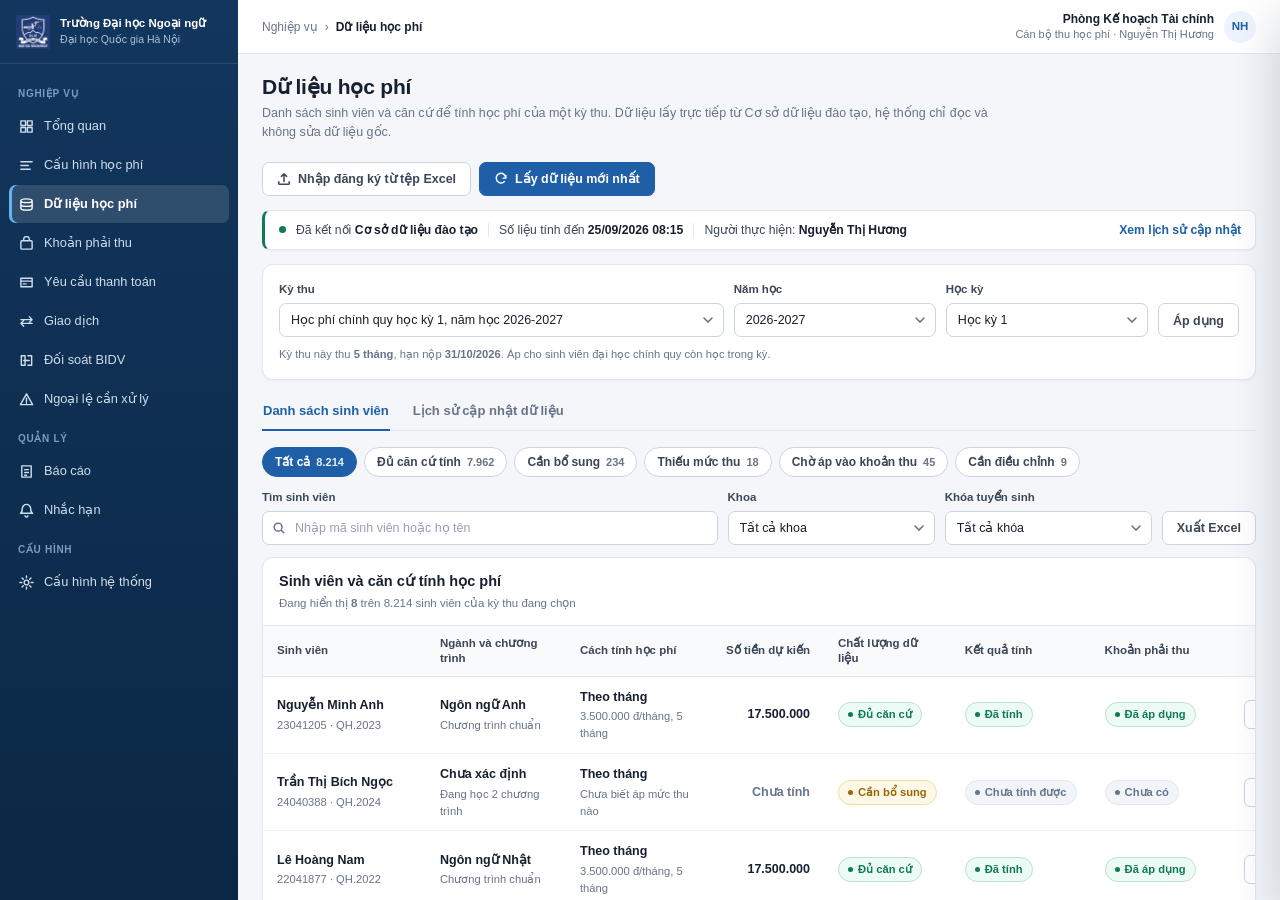
<file: pages/student-tuition.html>
<!DOCTYPE html>
<html lang="vi">
<head>
<meta charset="utf-8">
<meta name="viewport" content="width=device-width, initial-scale=1">
<title>Dữ liệu học phí · Hệ thống quản lý thu học phí ULIS</title>
<link rel="stylesheet" href="../css/ulis.css">
</head>
<body data-page="student-tuition" data-crumb="Nghiệp vụ" data-title="Dữ liệu học phí">
<div id="toasts"></div>
<div id="app">
  <nav id="sidebar"></nav>
  <div id="main">
    <header id="topbar"></header>
    <div id="content">
      <div class="wrap">

        <div class="phead">
          <div>
            <h1>Dữ liệu học phí</h1>
            <p>Danh sách sinh viên và căn cứ để tính học phí của một kỳ thu. Dữ liệu lấy trực tiếp từ Cơ sở dữ liệu đào tạo,
               hệ thống chỉ đọc và không sửa dữ liệu gốc.</p>
          </div>
          <div class="phead-act">
            <button class="btn" onclick="openModal('m-import')">
              <svg viewBox="0 0 16 16"><path d="M8 11V2M5 5l3-3 3 3M2 11v2a1 1 0 001 1h10a1 1 0 001-1v-2"/></svg>
              Nhập đăng ký từ tệp Excel
            </button>
            <button class="btn btn-primary" onclick="openModal('m-sync')">
              <svg viewBox="0 0 16 16"><path d="M13.5 7a5.5 5.5 0 10-1.6 3.9M13.5 4v3h-3"/></svg>
              Lấy dữ liệu mới nhất
            </button>
          </div>
        </div>

        <div class="srcbar">
          <span class="dot"></span>
          <span>Đã kết nối <b>Cơ sở dữ liệu đào tạo</b></span>
          <span class="sep"></span>
          <span>Số liệu tính đến <b>25/09/2026 08:15</b></span>
          <span class="sep"></span>
          <span>Người thực hiện: <b>Nguyễn Thị Hương</b></span>
          <span class="grow"></span>
          <button class="btn-link" onclick="showTab('st','history')">Xem lịch sử cập nhật</button>
        </div>

        <!-- Phạm vi đang xem. Đổi ở đây là đổi toàn bộ số liệu bên dưới. -->
        <div class="card">
          <div class="card-bd">
            <div class="filters f-3" style="margin-bottom:0">
              <div class="field">
                <label>Kỳ thu</label>
                <select class="sel" id="sel-period" onchange="switchPeriod()">
                  <option value="main">Học phí chính quy học kỳ 1, năm học 2026-2027</option>
                  <option value="retake">Học lại và học cải thiện học kỳ 1, năm học 2026-2027</option>
                </select>
              </div>
              <div class="field">
                <label>Năm học</label>
                <select class="sel"><option>2026-2027</option><option>2025-2026</option></select>
              </div>
              <div class="field">
                <label>Học kỳ</label>
                <select class="sel"><option>Học kỳ 1</option><option>Học kỳ 2</option><option>Học kỳ hè</option></select>
              </div>
              <div class="field">
                <button class="btn" style="width:100%" onclick="toast('Đã tải lại danh sách theo phạm vi đang chọn.','ok')">Áp dụng</button>
              </div>
            </div>
            <p class="hint" style="margin-top:9px" id="scope-note">
              Kỳ thu này thu <b>5 tháng</b>, hạn nộp <b>31/10/2026</b>. Áp cho sinh viên đại học chính quy còn học trong kỳ.
            </p>
          </div>
        </div>

        <div class="tabs">
          <button class="tab on" data-tab-group="st" data-tab="list" onclick="showTab('st','list')">Danh sách sinh viên</button>
          <button class="tab" data-tab-group="st" data-tab="history" onclick="showTab('st','history')">Lịch sử cập nhật dữ liệu</button>
        </div>

        <!-- ================= DANH SÁCH ================= -->
        <div class="pane on" data-pane-group="st" data-pane="list">

          <div class="chips" data-target="tbl-st">
            <button class="chip on" data-filter="all"   onclick="pickChip(this)">Tất cả <span class="n">8.214</span></button>
            <button class="chip"    data-filter="ready" onclick="pickChip(this)">Đủ căn cứ tính <span class="n">7.962</span></button>
            <button class="chip"    data-filter="need"  onclick="pickChip(this)">Cần bổ sung <span class="n">234</span></button>
            <button class="chip"    data-filter="nocfg" onclick="pickChip(this)">Thiếu mức thu <span class="n">18</span></button>
            <button class="chip"    data-filter="wait"  onclick="pickChip(this)">Chờ áp vào khoản thu <span class="n">45</span></button>
            <button class="chip"    data-filter="fix"   onclick="pickChip(this)">Cần điều chỉnh <span class="n">9</span></button>
          </div>

          <div class="filters f-3">
            <div class="field f-search">
              <label>Tìm sinh viên</label>
              <svg viewBox="0 0 16 16"><circle cx="7" cy="7" r="4.5"/><path d="M10.5 10.5L14 14"/></svg>
              <input class="inp" placeholder="Nhập mã sinh viên hoặc họ tên" oninput="filterTable(this,'tbl-st')">
            </div>
            <div class="field">
              <label>Khoa</label>
              <select class="sel"><option>Tất cả khoa</option><option>Khoa Sư phạm tiếng Anh</option><option>Khoa NN và VH Anh</option><option>Khoa NN và VH Nhật Bản</option><option>Khoa NN và VH Hàn Quốc</option><option>Khoa NN và VH Nga</option><option>Khoa NN và VH Pháp</option></select>
            </div>
            <div class="field">
              <label>Khóa tuyển sinh</label>
              <select class="sel"><option>Tất cả khóa</option><option>QH.2022</option><option>QH.2023</option><option>QH.2024</option><option>QH.2025</option><option>QH.2026</option></select>
            </div>
            <div class="field">
              <button class="btn" onclick="notReady('Xuất danh sách ra Excel')">Xuất Excel</button>
            </div>
          </div>

          <div class="card">
            <div class="card-hd">
              <div>
                <h2>Sinh viên và căn cứ tính học phí</h2>
                <div class="sub">Đang hiển thị <b data-count-for="tbl-st">8</b> trên 8.214 sinh viên của kỳ thu đang chọn</div>
              </div>
            </div>
            <div class="card-bd flush">
              <div class="tbl-wrap">
                <table class="tbl" id="tbl-st" style="min-width:1023px">
                  <thead>
                    <tr>
                      <th style="min-width:163px">Sinh viên</th>
                      <th class="w2" style="min-width:140px">Ngành và chương trình</th>
                      <th class="w2" style="min-width:140px">Cách tính học phí</th>
                      <th class="r w2" style="min-width:118px">Số tiền dự kiến</th>
                      <th class="w2" style="min-width:118px">Chất lượng dữ liệu</th>
                      <th class="w2" style="min-width:118px">Kết quả tính</th>
                      <th class="w2" style="min-width:118px">Khoản phải thu</th>
                      <th class="r" style="min-width:86px">Thao tác</th>
                    </tr>
                  </thead>
                  <tbody>
                    <tr data-tags="ready">
                      <td><div class="t-main">Nguyễn Minh Anh</div><div class="t-sub">23041205 · QH.2023</div></td>
                      <td><div class="t-main">Ngôn ngữ Anh</div><div class="t-sub">Chương trình chuẩn</div></td>
                      <td><div class="t-main">Theo tháng</div><div class="t-sub">3.500.000 đ/tháng, 5 tháng</div></td>
                      <td class="money">17.500.000</td>
                      <td><span class="bg ok">Đủ căn cứ</span></td>
                      <td><span class="bg ok">Đã tính</span></td>
                      <td><span class="bg ok">Đã áp dụng</span></td>
                      <td class="t-act"><button class="btn btn-sm" onclick="openStudent('a')">Chi tiết</button></td>
                    </tr>
                    <tr data-tags="need">
                      <td><div class="t-main">Trần Thị Bích Ngọc</div><div class="t-sub">24040388 · QH.2024</div></td>
                      <td><div class="t-main">Chưa xác định</div><div class="t-sub">Đang học 2 chương trình</div></td>
                      <td><div class="t-main">Theo tháng</div><div class="t-sub">Chưa biết áp mức thu nào</div></td>
                      <td class="money" style="color:var(--muted)">Chưa tính</td>
                      <td><span class="bg warn">Cần bổ sung</span></td>
                      <td><span class="bg mute">Chưa tính được</span></td>
                      <td><span class="bg mute">Chưa có</span></td>
                      <td class="t-act"><button class="btn btn-sm" onclick="openStudent('b')">Chi tiết</button></td>
                    </tr>
                    <tr data-tags="ready">
                      <td><div class="t-main">Lê Hoàng Nam</div><div class="t-sub">22041877 · QH.2022</div></td>
                      <td><div class="t-main">Ngôn ngữ Nhật</div><div class="t-sub">Chương trình chuẩn</div></td>
                      <td><div class="t-main">Theo tháng</div><div class="t-sub">3.500.000 đ/tháng, 5 tháng</div></td>
                      <td class="money">17.500.000</td>
                      <td><span class="bg ok">Đủ căn cứ</span></td>
                      <td><span class="bg ok">Đã tính</span></td>
                      <td><span class="bg ok">Đã áp dụng</span></td>
                      <td class="t-act"><button class="btn btn-sm" onclick="openStudent('c')">Chi tiết</button></td>
                    </tr>
                    <tr data-tags="ready">
                      <td><div class="t-main">Đinh Thùy Dương</div><div class="t-sub">23041766 · QH.2023</div></td>
                      <td><div class="t-main">Ngôn ngữ Nga</div><div class="t-sub">Chương trình chuẩn</div></td>
                      <td><div class="t-main">Theo tháng</div><div class="t-sub">2.310.000 đ/tháng, 5 tháng</div></td>
                      <td class="money">11.550.000</td>
                      <td><span class="bg ok">Đủ căn cứ</span></td>
                      <td><span class="bg ok">Đã tính</span></td>
                      <td><span class="bg ok">Đã áp dụng</span></td>
                      <td class="t-act"><button class="btn btn-sm" onclick="openStudent('d')">Chi tiết</button></td>
                    </tr>
                    <tr data-tags="nocfg">
                      <td><div class="t-main">Đỗ Quang Huy</div><div class="t-sub">26041044 · QH.2026</div></td>
                      <td><div class="t-main">Ngôn ngữ Ả Rập</div><div class="t-sub">Chương trình chuẩn</div></td>
                      <td><div class="t-main">Theo tháng</div><div class="t-sub">5 tháng</div></td>
                      <td class="money" style="color:var(--muted)">Chưa tính</td>
                      <td><span class="bg ok">Đủ căn cứ</span></td>
                      <td><span class="bg err">Thiếu mức thu</span></td>
                      <td><span class="bg mute">Chưa có</span></td>
                      <td class="t-act"><button class="btn btn-sm" onclick="openStudent('e')">Chi tiết</button></td>
                    </tr>
                    <tr data-tags="wait">
                      <td><div class="t-main">Vũ Khánh Linh</div><div class="t-sub">24041530 · QH.2024</div></td>
                      <td><div class="t-main">Ngôn ngữ Trung Quốc</div><div class="t-sub">Chương trình chuẩn</div></td>
                      <td><div class="t-main">Theo tháng</div><div class="t-sub">3.800.000 đ/tháng, 5 tháng</div></td>
                      <td class="money">19.000.000</td>
                      <td><span class="bg ok">Đủ căn cứ</span></td>
                      <td><span class="bg ok">Đã tính</span></td>
                      <td><span class="bg info">Chờ áp dụng</span></td>
                      <td class="t-act"><button class="btn btn-sm" onclick="openStudent('f')">Chi tiết</button></td>
                    </tr>
                    <tr data-tags="need">
                      <td><div class="t-main">Hoàng Đức Trung</div><div class="t-sub">25040677 · QH.2025</div></td>
                      <td><div class="t-main">Ngôn ngữ Pháp</div><div class="t-sub">Chương trình chuẩn</div></td>
                      <td><div class="t-main">Theo tháng</div><div class="t-sub">Chưa rõ có học kỳ này không</div></td>
                      <td class="money" style="color:var(--muted)">Chưa tính</td>
                      <td><span class="bg warn">Cần bổ sung</span></td>
                      <td><span class="bg mute">Chưa tính được</span></td>
                      <td><span class="bg mute">Chưa có</span></td>
                      <td class="t-act"><button class="btn btn-sm" onclick="openStudent('g')">Chi tiết</button></td>
                    </tr>
                    <tr data-tags="fix">
                      <td><div class="t-main">Nguyễn Hải Yến</div><div class="t-sub">22041002 · QH.2022</div></td>
                      <td><div class="t-main">Sư phạm tiếng Anh</div><div class="t-sub">Chương trình sư phạm</div></td>
                      <td><div class="t-main">Theo tháng</div><div class="t-sub">2.310.000 đ/tháng, 5 tháng</div></td>
                      <td class="money">11.550.000</td>
                      <td><span class="bg ok">Đủ căn cứ</span></td>
                      <td><span class="bg ok">Đã tính</span></td>
                      <td><span class="bg warn">Cần điều chỉnh</span></td>
                      <td class="t-act"><button class="btn btn-sm" onclick="openStudent('h')">Chi tiết</button></td>
                    </tr>
                  </tbody>
                </table>
              </div>
              <div class="tfoot">
                <div>Hiển thị 1 đến 8 trong 8.214 sinh viên</div>
                <div class="pager">
                  <button class="pg" disabled>‹</button>
                  <button class="pg on">1</button><button class="pg">2</button><button class="pg">3</button>
                  <span style="padding:0 4px">…</span><button class="pg">1027</button>
                  <button class="pg">›</button>
                </div>
              </div>
            </div>
          </div>
        </div>

        <!-- ================= LỊCH SỬ ================= -->
        <div class="pane" data-pane-group="st" data-pane="history">
          <div class="card">
            <div class="card-hd">
              <div><h2>Lịch sử cập nhật dữ liệu</h2>
              <div class="sub">Mỗi lần lấy dữ liệu hoặc nhập tệp đều được ghi lại để đối chiếu khi cần</div></div>
            </div>
            <div class="card-bd flush">
              <div class="tbl-wrap">
                <table class="tbl" style="min-width:920px">
                  <thead><tr>
                    <th style="min-width:145px">Thời điểm</th>
                    <th style="min-width:200px">Việc đã làm</th>
                    <th style="min-width:230px">Phạm vi</th>
                    <th class="r" style="min-width:110px">Số sinh viên</th>
                    <th style="min-width:180px">Kết quả</th>
                    <th style="min-width:150px">Người thực hiện</th>
                  </tr></thead>
                  <tbody>
                    <tr>
                      <td>25/09/2026 08:15</td>
                      <td><div class="t-main">Lấy dữ liệu từ hệ đào tạo</div></td>
                      <td>Học phí chính quy học kỳ 1, năm học 2026-2027</td>
                      <td class="r">8.214</td>
                      <td><span class="bg ok">Hoàn tất</span></td>
                      <td>Nguyễn Thị Hương</td>
                    </tr>
                    <tr>
                      <td>24/09/2026 16:40</td>
                      <td><div class="t-main">Nhập đăng ký từ tệp Excel</div><div class="t-sub">DS_hoc_lai_HK1.xlsx</div></td>
                      <td>Học lại và học cải thiện học kỳ 1, năm học 2026-2027</td>
                      <td class="r">412</td>
                      <td><span class="bg warn">Hoàn tất, 6 dòng bị bỏ qua</span></td>
                      <td>Trần Văn Bình</td>
                    </tr>
                    <tr>
                      <td>22/09/2026 09:02</td>
                      <td><div class="t-main">Lấy dữ liệu từ hệ đào tạo</div></td>
                      <td>Học phí chính quy học kỳ 1, năm học 2026-2027</td>
                      <td class="r">8.190</td>
                      <td><span class="bg ok">Hoàn tất</span></td>
                      <td>Nguyễn Thị Hương</td>
                    </tr>
                    <tr>
                      <td>20/09/2026 14:25</td>
                      <td><div class="t-main">Lấy dữ liệu từ hệ đào tạo</div></td>
                      <td>Học phí chính quy học kỳ 1, năm học 2026-2027</td>
                      <td class="r">0</td>
                      <td><span class="bg err">Không kết nối được nguồn</span></td>
                      <td>Hệ thống tự chạy</td>
                    </tr>
                  </tbody>
                </table>
              </div>
            </div>
          </div>
        </div>

      </div>
    </div>
  </div>
</div>

<!-- ======================= NGĂN CHI TIẾT SINH VIÊN ======================= -->
<div class="dov" id="ov-d-st"></div>
<aside class="drw" id="d-st">
  <div class="drw-hd">
    <div>
      <h2 id="ds-name">Nguyễn Minh Anh</h2>
      <div class="sub" id="ds-sub">23041205 · Học phí chính quy học kỳ 1, năm học 2026-2027</div>
    </div>
    <button class="x" onclick="closeDrawer('d-st')">✕</button>
  </div>
  <div class="drw-bd">

    <div class="sec" id="ds-problem" style="display:none">
      <div class="sec-t">Việc cần làm</div>
      <div id="ds-problem-body"></div>
    </div>

    <div class="sec">
      <div class="sec-t">Tình trạng xử lý</div>
      <div class="axes">
        <div class="axis-row"><span class="axis-k">Dữ liệu sinh viên</span><span id="ds-ax1" class="bg ok">Đủ căn cứ tính</span></div>
        <div class="axis-row"><span class="axis-k">Tính học phí</span><span id="ds-ax2" class="bg ok">Đã tính</span></div>
        <div class="axis-row"><span class="axis-k">Khoản phải thu</span><span id="ds-ax3" class="bg ok">Đã áp dụng</span></div>
      </div>
      <p class="hint">Ba việc này chạy độc lập. Dữ liệu đủ chưa chắc đã tính được tiền, tính được tiền chưa chắc đã ghi vào khoản phải thu.</p>
    </div>

    <div class="sec">
      <div class="sec-t">Thông tin sinh viên</div>
      <dl class="dl">
        <dt>Mã sinh viên</dt><dd id="ds-code">23041205</dd>
        <dt>Khóa tuyển sinh</dt><dd id="ds-cohort">QH.2023</dd>
        <dt>Khoa</dt><dd id="ds-fac">Khoa Ngôn ngữ và Văn hóa Anh</dd>
        <dt>Ngành và chương trình</dt><dd id="ds-prog">Ngôn ngữ Anh, chương trình chuẩn</dd>
        <dt>Căn cứ xác định</dt><dd id="ds-progsrc">Theo hồ sơ đăng ký của sinh viên</dd>
        <dt>Tình trạng học tập</dt><dd id="ds-status">Đang học</dd>
      </dl>
    </div>

    <div class="sec">
      <div class="sec-t">Kỳ thu</div>
      <dl class="dl">
        <dt>Tên kỳ thu</dt><dd id="ds-period">Học phí chính quy học kỳ 1, năm học 2026-2027</dd>
        <dt>Số tháng thu</dt><dd id="ds-months">5 tháng</dd>
        <dt>Hạn nộp</dt><dd id="ds-due">31/10/2026</dd>
      </dl>
    </div>

    <div class="sec">
      <div class="sec-t">Căn cứ tính học phí</div>
      <div class="mini-wrap" id="ds-basis"></div>
      <p class="hint" id="ds-hint"></p>
    </div>

    <div class="sec">
      <div class="sec-t">Diễn biến</div>
      <div class="tl" id="ds-tl"></div>
    </div>

  </div>
  <div class="drw-ft" id="ds-ft"></div>
</aside>

<!-- ======================= HỘP THOẠI LẤY DỮ LIỆU ======================= -->
<div class="mov" id="m-sync">
  <div class="mdl">
    <div class="mdl-hd">
      <div><h2>Lấy dữ liệu mới nhất</h2>
      <div class="sub">Hệ thống đọc lại dữ liệu sinh viên và đăng ký học phần từ Cơ sở dữ liệu đào tạo</div></div>
      <button class="x" onclick="closeModal('m-sync')">✕</button>
    </div>
    <div class="mdl-bd">
      <div class="grid2">
        <div class="field"><label>Năm học</label><select class="sel"><option>2026-2027</option></select></div>
        <div class="field"><label>Học kỳ</label><select class="sel"><option>Học kỳ 1</option><option>Học kỳ 2</option></select></div>
      </div>
      <div class="note info" style="margin-top:14px">
        <svg class="ic" viewBox="0 0 16 16"><circle cx="8" cy="8" r="6.5"/><path d="M8 7.5v4M8 5v.6"/></svg>
        <div>
          <span class="nt">Việc này an toàn với số tiền đã thu</span>
          Học phí đã tính trước đó giữ nguyên mức thu tại thời điểm đã chốt. Nếu dữ liệu nguồn thay đổi, hệ thống
          báo <b>Cần điều chỉnh</b> để cán bộ xem lại, chứ không tự sửa khoản đã thu tiền.
        </div>
      </div>
      <p class="hint" style="margin-top:12px">Lần lấy dữ liệu gần nhất: 25/09/2026 08:15. Thời gian chạy dự kiến 3 đến 5 phút cho khoảng 8.200 sinh viên.</p>
    </div>
    <div class="mdl-ft">
      <button class="btn" onclick="closeModal('m-sync')">Đóng</button>
      <button class="btn btn-primary" onclick="closeModal('m-sync');toast('Đang lấy dữ liệu học kỳ 1, năm học 2026-2027.','ok')">Bắt đầu lấy dữ liệu</button>
    </div>
  </div>
</div>

<!-- ======================= HỘP THOẠI NHẬP TỆP ======================= -->
<div class="mov" id="m-import">
  <div class="mdl wide">
    <div class="mdl-hd">
      <div><h2>Nhập đăng ký từ tệp Excel</h2>
      <div class="sub">Dùng khi danh sách chưa có trên hệ đào tạo, ví dụ danh sách học lại do khoa gửi về</div></div>
      <button class="x" onclick="closeModal('m-import')">✕</button>
    </div>
    <div class="mdl-bd">

      <div class="steps">
        <div class="step done" id="ip-s1"><span class="num">1</span> Chọn phạm vi</div>
        <div class="step-line"></div>
        <div class="step on" id="ip-s2"><span class="num">2</span> Tải tệp và kiểm tra</div>
        <div class="step-line"></div>
        <div class="step" id="ip-s3"><span class="num">3</span> Cập nhật vào hệ thống</div>
      </div>

      <div class="fgroup">
        <div class="fgroup-t">Phạm vi áp dụng</div>
        <div class="grid3">
          <div class="field"><label>Năm học <span class="req">*</span></label><select class="sel"><option>2026-2027</option></select></div>
          <div class="field"><label>Học kỳ <span class="req">*</span></label><select class="sel"><option>Học kỳ 1</option></select></div>
          <div class="field"><label>Kỳ thu <span class="req">*</span></label><select class="sel"><option>Học lại và học cải thiện</option><option>Học phí chính quy</option></select></div>
        </div>
        <p class="hint">Năm học và học kỳ chọn một lần ở đây, không cần ghi lặp ở từng dòng trong tệp.</p>
      </div>

      <div class="fgroup">
        <div class="fgroup-t">Tệp dữ liệu</div>
        <div class="drop">
          <svg viewBox="0 0 24 24"><path d="M12 16V4M8 8l4-4 4 4M3 16v3a2 2 0 002 2h14a2 2 0 002-2v-3"/></svg>
          <h4>Kéo tệp vào đây hoặc chọn từ máy</h4>
          <p>Chỉ nhận tệp Excel dạng .xlsx, tối đa 10.000 dòng</p>
          <button class="btn" onclick="showImportResult()">Chọn tệp</button>
        </div>
        <p class="hint">
          Tệp cần đúng 7 cột: Mã sinh viên · Họ tên · Mã học phần · Tên học phần · Số tín chỉ · Loại đăng ký · Chương trình đào tạo.
          <button class="btn-link" onclick="notReady('Tải tệp mẫu')">Tải tệp mẫu</button>
        </p>
      </div>

      <div id="ip-result" style="display:none">
        <div class="fgroup">
          <div class="fgroup-t">Kết quả kiểm tra tệp DS_hoc_lai_HK1.xlsx</div>
          <div class="sumrow">
            <div class="it"><div class="l">Tổng số dòng</div><div class="v">418</div></div>
            <div class="it"><div class="l">Sẽ cập nhật</div><div class="v ok">395</div><div class="s">dòng có thay đổi</div></div>
            <div class="it"><div class="l">Không đổi</div><div class="v">17</div><div class="s">bỏ qua, không tính lại</div></div>
            <div class="it"><div class="l">Có lỗi</div><div class="v err">6</div><div class="s">không đưa vào hệ thống</div></div>
          </div>
          <div class="mini-wrap">
            <table class="mini">
              <thead><tr><th style="width:70px">Dòng</th><th>Nội dung chưa đúng</th><th>Cách xử lý</th></tr></thead>
              <tbody>
                <tr><td>27</td><td>Không tìm thấy mã sinh viên 24049999</td><td>Kiểm tra lại mã trong danh sách của khoa</td></tr>
                <tr><td>58</td><td>Mã học phần ENG3045 không có trong chương trình đào tạo</td><td>Đối chiếu với danh mục học phần</td></tr>
                <tr><td>112</td><td>Số tín chỉ để trống</td><td>Điền số tín chỉ của học phần</td></tr>
                <tr><td>203</td><td>Loại đăng ký ghi "HL2", không thuộc 4 giá trị cho phép</td><td>Ghi là Học lần đầu, Học lại, Học cải thiện hoặc Học tự do</td></tr>
                <tr><td>288</td><td>Trùng với dòng 112, cùng sinh viên và cùng học phần</td><td>Xóa bớt một dòng</td></tr>
                <tr><td>350</td><td>Ô chứa công thức, hệ thống không đọc được giá trị</td><td>Dán lại dưới dạng giá trị</td></tr>
              </tbody>
            </table>
          </div>
          <div class="note warn" style="margin-top:12px">
            <svg class="ic" viewBox="0 0 16 16"><path d="M8 2L1.5 13.5h13zM8 6.5v3.5M8 11.6v.5"/></svg>
            <div><span class="nt">6 dòng lỗi sẽ không được đưa vào hệ thống</span>
            395 dòng hợp lệ vẫn được cập nhật bình thường. Sinh viên còn dòng lỗi sẽ không bị tính học phí thiếu, mà chuyển sang <b>Cần bổ sung</b>.</div>
          </div>
        </div>
      </div>

    </div>
    <div class="mdl-ft">
      <button class="btn" onclick="closeModal('m-import')">Hủy</button>
      <button class="btn btn-primary" id="ip-apply" disabled>Cập nhật 0 dòng thay đổi</button>
    </div>
  </div>
</div>

<!-- ======================= HỘP THOẠI BỔ SUNG THÔNG TIN ======================= -->
<div class="mov" id="m-fix">
  <div class="mdl">
    <div class="mdl-hd">
      <div><h2>Bổ sung thông tin cho sinh viên</h2>
      <div class="sub" id="fx-who">Trần Thị Bích Ngọc · 24040388</div></div>
      <button class="x" onclick="closeModal('m-fix')">✕</button>
    </div>
    <div class="mdl-bd">
      <div class="field" style="margin-bottom:13px">
        <label>Nội dung cần bổ sung <span class="req">*</span></label>
        <select class="sel" id="fx-kind" onchange="switchFix()">
          <option value="prog">Chương trình tính phí</option>
          <option value="status">Tình trạng học tập trong kỳ</option>
        </select>
      </div>
      <div class="field" id="fx-prog" style="margin-bottom:13px">
        <label>Chương trình áp dụng <span class="req">*</span></label>
        <select class="sel">
          <option>Ngôn ngữ Anh, chương trình chuẩn (3.800.000 đ/tháng)</option>
          <option>Ngôn ngữ Trung Quốc, chương trình chuẩn (3.800.000 đ/tháng)</option>
        </select>
      </div>
      <div class="field" id="fx-status" style="margin-bottom:13px;display:none">
        <label>Tình trạng học tập <span class="req">*</span></label>
        <select class="sel">
          <option>Đang học, có phát sinh học phí</option>
          <option>Bảo lưu, không phát sinh học phí kỳ này</option>
          <option>Đã thôi học</option>
          <option>Đã tốt nghiệp</option>
        </select>
      </div>
      <div class="field">
        <label>Căn cứ <span class="req">*</span></label>
        <textarea class="inp" rows="2" placeholder="Ví dụ: xác nhận của Phòng Đào tạo ngày 24/09/2026"></textarea>
      </div>
      <div class="note info" style="margin-top:14px">
        <svg class="ic" viewBox="0 0 16 16"><circle cx="8" cy="8" r="6.5"/><path d="M8 7.5v4M8 5v.6"/></svg>
        <div><span class="nt">Thông tin bổ sung được ưu tiên hơn dữ liệu nguồn</span>
        Những lần lấy dữ liệu sau sẽ không ghi đè nội dung này. Tên người bổ sung và căn cứ được lưu lại để giải trình.</div>
      </div>
    </div>
    <div class="mdl-ft">
      <button class="btn" onclick="closeModal('m-fix')">Hủy</button>
      <button class="btn btn-primary" onclick="closeModal('m-fix');closeDrawer('d-st');toast('Đã lưu thông tin bổ sung và tính lại học phí cho sinh viên.','ok')">Lưu và tính lại</button>
    </div>
  </div>
</div>

<script src="../js/ulis.js"></script>
<script>
/* ---------- Dữ liệu mẫu cho ngăn chi tiết ---------- */
var P_MAIN = 'Học phí chính quy học kỳ 1, năm học 2026-2027';

var STUDENTS = {
  a:{ name:'Nguyễn Minh Anh', code:'23041205', cohort:'QH.2023', fac:'Khoa Ngôn ngữ và Văn hóa Anh',
      prog:'Ngôn ngữ Anh, chương trình chuẩn', progsrc:'Theo hồ sơ đăng ký của sinh viên', status:'Đang học',
      ax:[['ok','Đủ căn cứ tính'],['ok','Đã tính'],['ok','Đã áp dụng']],
      basis:[['Học phí chính quy','3.500.000 đ mỗi tháng, thu 5 tháng','17.500.000 đ']], total:'17.500.000 đ',
      hint:'Mức thu áp cho khóa QH.2022 và QH.2023, nhóm ngành Anh, Pháp, Đức, Trung, Nhật, Hàn, theo khung học phí năm 2026-2027.',
      tl:[['done','Lấy dữ liệu từ hệ đào tạo','25/09/2026 08:15 · Nguyễn Thị Hương'],
          ['done','Tính học phí theo khung 2026-2027','25/09/2026 08:16 · Hệ thống'],
          ['done','Ghi vào khoản phải thu','25/09/2026 08:16 · Hệ thống']],
      ft:'normal' },

  b:{ name:'Trần Thị Bích Ngọc', code:'24040388', cohort:'QH.2024', fac:'Khoa Ngôn ngữ và Văn hóa Anh',
      prog:'Chưa xác định', progsrc:'Sinh viên đang học 2 chương trình, hồ sơ đăng ký không chỉ rõ chương trình nào', status:'Đang học',
      ax:[['warn','Cần bổ sung'],['mute','Chưa tính được'],['mute','Chưa có']],
      problem:{ type:'warn', title:'Chưa xác định được chương trình tính phí',
        body:'Sinh viên đang theo học đồng thời <b>Ngôn ngữ Anh</b> và <b>Ngôn ngữ Trung Quốc</b>. Hai chương trình có mức thu khác nhau nên hệ thống không tự chọn thay cán bộ.',
        todo:'Bấm <b>Bổ sung thông tin</b> ở dưới, chọn chương trình áp dụng kèm căn cứ. Hệ thống sẽ tính lại ngay sau khi lưu.' },
      basis:null,
      hint:'Chưa tính được học phí vì chưa biết áp mức thu của chương trình nào.',
      tl:[['done','Lấy dữ liệu từ hệ đào tạo','25/09/2026 08:15 · Nguyễn Thị Hương'],
          ['warn','Dừng lại vì chưa xác định được chương trình','25/09/2026 08:16 · Hệ thống']],
      ft:'fix' },

  c:{ name:'Lê Hoàng Nam', code:'22041877', cohort:'QH.2022', fac:'Khoa Ngôn ngữ và Văn hóa Nhật Bản',
      prog:'Ngôn ngữ Nhật, chương trình chuẩn', progsrc:'Theo hồ sơ đăng ký của sinh viên', status:'Đang học',
      ax:[['ok','Đủ căn cứ tính'],['ok','Đã tính'],['ok','Đã áp dụng']],
      basis:[['Học phí chính quy','3.500.000 đ mỗi tháng, thu 5 tháng','17.500.000 đ']], total:'17.500.000 đ',
      hint:'Mức thu áp cho khóa QH.2022 và QH.2023, nhóm ngành Anh, Pháp, Đức, Trung, Nhật, Hàn.',
      tl:[['done','Lấy dữ liệu từ hệ đào tạo','25/09/2026 08:15 · Nguyễn Thị Hương'],
          ['done','Tính học phí theo khung 2026-2027','25/09/2026 08:16 · Hệ thống'],
          ['done','Ghi vào khoản phải thu','25/09/2026 08:16 · Hệ thống']],
      ft:'normal' },

  d:{ name:'Đinh Thùy Dương', code:'23041766', cohort:'QH.2023', fac:'Khoa Ngôn ngữ và Văn hóa Nga',
      prog:'Ngôn ngữ Nga, chương trình chuẩn', progsrc:'Theo hồ sơ đăng ký của sinh viên', status:'Đang học',
      ax:[['ok','Đủ căn cứ tính'],['ok','Đã tính'],['ok','Đã áp dụng']],
      basis:[['Học phí chính quy','2.310.000 đ mỗi tháng, thu 5 tháng','11.550.000 đ']], total:'11.550.000 đ',
      hint:'Nhóm ngành Nga, Ả Rập và Văn hóa truyền thông xuyên quốc gia có mức thu riêng, thấp hơn nhóm ngành còn lại.',
      tl:[['done','Lấy dữ liệu từ hệ đào tạo','25/09/2026 08:15 · Nguyễn Thị Hương'],
          ['done','Tính học phí theo khung 2026-2027','25/09/2026 08:16 · Hệ thống'],
          ['done','Ghi vào khoản phải thu','25/09/2026 08:16 · Hệ thống']],
      ft:'normal' },

  e:{ name:'Đỗ Quang Huy', code:'26041044', cohort:'QH.2026', fac:'Khoa Ngôn ngữ và Văn hóa Ả Rập',
      prog:'Ngôn ngữ Ả Rập, chương trình chuẩn', progsrc:'Theo hồ sơ đăng ký của sinh viên', status:'Đang học',
      ax:[['ok','Đủ căn cứ tính'],['err','Thiếu mức thu trong khung học phí'],['mute','Chưa có']],
      problem:{ type:'err', title:'Khung học phí chưa khai mức thu cho nhóm này',
        body:'Chưa có quy tắc nào khai mức thu cho <b>khóa QH.2026, nhóm ngành Ả Rập</b>. Dữ liệu sinh viên đã đầy đủ, vấn đề nằm ở phần cấu hình.',
        todo:'Mở <b>Cấu hình học phí</b> để thêm quy tắc cho nhóm này rồi tính lại. Có 18 sinh viên đang gặp đúng tình trạng này.' },
      basis:null,
      hint:'Khi thiếu mức thu, hệ thống dừng lại chứ không tính 0 đồng, để tránh phát sinh khoản thu sai.',
      tl:[['done','Lấy dữ liệu từ hệ đào tạo','25/09/2026 08:15 · Nguyễn Thị Hương'],
          ['warn','Không tìm thấy mức thu phù hợp trong khung học phí','25/09/2026 08:16 · Hệ thống']],
      ft:'config' },

  f:{ name:'Vũ Khánh Linh', code:'24041530', cohort:'QH.2024', fac:'Khoa Ngôn ngữ và Văn hóa Trung Quốc',
      prog:'Ngôn ngữ Trung Quốc, chương trình chuẩn', progsrc:'Theo hồ sơ đăng ký của sinh viên', status:'Đang học',
      ax:[['ok','Đủ căn cứ tính'],['ok','Đã tính'],['info','Chờ áp dụng']],
      problem:{ type:'info', title:'Kết quả mới đang chờ áp dụng',
        body:'Sinh viên đang có mã thanh toán còn hiệu lực. Hệ thống giữ nguyên số tiền sinh viên đang nhìn thấy để tránh sinh viên trả sai số.',
        todo:'Không cần làm gì. Khi sinh viên nộp xong hoặc mã hết hiệu lực, hệ thống tự áp kết quả mới.' },
      basis:[['Học phí chính quy','3.800.000 đ mỗi tháng, thu 5 tháng','19.000.000 đ']], total:'19.000.000 đ',
      hint:'Mức thu áp cho khóa QH.2024 và QH.2025, nhóm ngành Anh, Pháp, Đức, Trung, Nhật, Hàn.',
      tl:[['done','Lấy dữ liệu từ hệ đào tạo','25/09/2026 08:15 · Nguyễn Thị Hương'],
          ['done','Tính học phí theo khung 2026-2027','25/09/2026 08:16 · Hệ thống'],
          ['now','Chờ sinh viên nộp xong mới ghi số mới','Mã thanh toán hết hiệu lực lúc 09:53']],
      ft:'none' },

  g:{ name:'Hoàng Đức Trung', code:'25040677', cohort:'QH.2025', fac:'Khoa Ngôn ngữ và Văn hóa Pháp',
      prog:'Ngôn ngữ Pháp, chương trình chuẩn', progsrc:'Theo hồ sơ đăng ký của sinh viên', status:'Chưa rõ',
      ax:[['warn','Cần bổ sung'],['mute','Chưa tính được'],['mute','Chưa có']],
      problem:{ type:'warn', title:'Chưa biết sinh viên có học kỳ này không',
        body:'Học phí theo tháng thu theo việc sinh viên còn học trong kỳ, không phụ thuộc số học phần đã đăng ký. Dữ liệu nguồn chưa cho biết sinh viên <b>đang học</b>, <b>bảo lưu</b> hay <b>đã thôi học</b>.',
        todo:'Bấm <b>Bổ sung thông tin</b> để xác nhận tình trạng học tập. Nếu sinh viên bảo lưu thì không phát sinh học phí kỳ này.' },
      basis:null,
      hint:'Sinh viên bảo lưu không bị tính học phí, nên hệ thống dừng lại chờ xác nhận thay vì tính tạm rồi phải sửa.',
      tl:[['done','Lấy dữ liệu từ hệ đào tạo','25/09/2026 08:15 · Nguyễn Thị Hương'],
          ['warn','Dừng lại vì chưa rõ tình trạng học tập','25/09/2026 08:16 · Hệ thống']],
      ft:'fix' },

  h:{ name:'Nguyễn Hải Yến', code:'22041002', cohort:'QH.2022', fac:'Khoa Sư phạm tiếng Anh',
      prog:'Sư phạm tiếng Anh, chương trình sư phạm', progsrc:'Theo hồ sơ đăng ký của sinh viên', status:'Đang học',
      ax:[['ok','Đủ căn cứ tính'],['ok','Đã tính'],['warn','Cần điều chỉnh']],
      problem:{ type:'warn', title:'Số tính lại khác với số sinh viên đã nộp',
        body:'Sinh viên đã nộp <b>11.550.000 đ</b> theo số cũ. Sau khi Nhà trường duyệt miễn giảm, số phải thu còn <b>5.775.000 đ</b>, chênh <b>5.775.000 đ</b>.',
        todo:'Hệ thống không tự sửa khoản đã thu tiền. Mở <b>Khoản phải thu</b> để lập điều chỉnh giảm, phần chênh sẽ thành tiền nộp thừa và xử lý tiếp ở đó.' },
      basis:[['Học phí chính quy','2.310.000 đ mỗi tháng, thu 5 tháng','11.550.000 đ'],
             ['Miễn giảm 50% theo diện chính sách','Quyết định miễn giảm ngày 22/09/2026','trừ 5.775.000 đ']],
      total:'5.775.000 đ',
      hint:'Miễn giảm được duyệt sau khi sinh viên đã nộp, nên phần chênh thành tiền nộp thừa chứ không phải nộp sai.',
      tl:[['done','Lấy dữ liệu từ hệ đào tạo','25/09/2026 08:15 · Nguyễn Thị Hương'],
          ['done','Tính học phí theo khung 2026-2027','25/09/2026 08:16 · Hệ thống'],
          ['warn','Số mới khác số đã thu, chờ cán bộ xử lý','25/09/2026 08:16 · Hệ thống']],
      ft:'rcv' }
};

function openStudent(key) {
  var s = STUDENTS[key] || STUDENTS.a;
  var isRetake = document.getElementById('sel-period').value === 'retake';

  document.getElementById('ds-name').textContent = s.name;
  document.getElementById('ds-sub').textContent = s.code + ' · ' + P_MAIN;
  document.getElementById('ds-code').textContent = s.code;
  document.getElementById('ds-cohort').textContent = s.cohort;
  document.getElementById('ds-fac').textContent = s.fac;
  document.getElementById('ds-prog').textContent = s.prog;
  document.getElementById('ds-progsrc').textContent = s.progsrc;
  document.getElementById('ds-status').textContent = s.status;
  document.getElementById('ds-period').textContent = P_MAIN;

  for (var i = 0; i < 3; i++) {
    var el = document.getElementById('ds-ax' + (i + 1));
    el.className = 'bg ' + s.ax[i][0];
    el.textContent = s.ax[i][1];
  }

  var box = document.getElementById('ds-problem');
  if (s.problem) {
    box.style.display = '';
    document.getElementById('ds-problem-body').innerHTML =
      '<div class="note ' + s.problem.type + '">' +
        '<svg class="ic" viewBox="0 0 16 16"><circle cx="8" cy="8" r="6.5"/><path d="M8 7.5v4M8 5v.6"/></svg>' +
        '<div><span class="nt">' + s.problem.title + '</span>' + s.problem.body +
        '<div style="margin-top:7px"><b>Cần làm: </b>' + s.problem.todo + '</div></div></div>';
  } else {
    box.style.display = 'none';
  }

  var basis = document.getElementById('ds-basis');
  if (s.basis) {
    basis.innerHTML =
      '<table class="mini"><thead><tr><th>Nội dung</th><th>Cách tính</th><th class="r">Thành tiền</th></tr></thead><tbody>' +
      s.basis.map(function (r) {
        return '<tr><td>' + r[0] + '</td><td>' + r[1] + '</td><td class="r">' + r[2] + '</td></tr>';
      }).join('') +
      '</tbody></table><div class="mini-sum"><span>Học phí phải thu</span><span>' + s.total + '</span></div>';
  } else {
    basis.innerHTML = '<div style="padding:16px;text-align:center;color:#67748A;font-size:12.5px">Chưa tính được học phí. Xem phần <b>Việc cần làm</b> ở trên.</div>';
  }
  document.getElementById('ds-hint').innerHTML = s.hint;

  document.getElementById('ds-tl').innerHTML = s.tl.map(function (x) {
    return '<div class="tl-i ' + x[0] + '"><div class="tl-t">' + x[1] + '</div><div class="tl-m">' + x[2] + '</div></div>';
  }).join('');

  document.getElementById('fx-who').textContent = s.name + ' · ' + s.code;

  var ft = document.getElementById('ds-ft');
  if (s.ft === 'fix') {
    ft.innerHTML = '<button class="btn btn-primary" onclick="openModal(\'m-fix\')">Bổ sung thông tin</button>';
  } else if (s.ft === 'config') {
    ft.innerHTML = '<button class="btn btn-primary" onclick="location.href=\'tuition-config.html\'">Mở cấu hình học phí</button>';
  } else if (s.ft === 'rcv') {
    ft.innerHTML = '<button class="btn btn-primary" onclick="location.href=\'receivables.html\'">Mở khoản phải thu để điều chỉnh</button>';
  } else if (s.ft === 'none') {
    ft.innerHTML = '<span style="font-size:12px;color:#67748A;align-self:center">Không có thao tác nào cần làm lúc này</span>';
  } else {
    ft.innerHTML = '<button class="btn" onclick="openModal(\'m-fix\')">Bổ sung thông tin</button>' +
                   '<button class="btn" onclick="toast(\'Đã gửi yêu cầu tính lại học phí cho sinh viên này.\',\'ok\')">Tính lại học phí</button>' +
                   '<button class="btn btn-primary" onclick="location.href=\'receivables.html\'">Xem khoản phải thu</button>';
  }

  openDrawer('d-st');
}

/* Đổi kỳ thu thì đổi câu mô tả phạm vi */
function switchPeriod() {
  var v = document.getElementById('sel-period').value;
  document.getElementById('scope-note').innerHTML = (v === 'retake')
    ? 'Kỳ thu này tính <b>theo tín chỉ</b> của từng học phần đăng ký lại, hạn nộp <b>22/09/2026</b>. Chỉ áp cho sinh viên có đăng ký học lại hoặc học cải thiện.'
    : 'Kỳ thu này thu <b>5 tháng</b>, hạn nộp <b>31/10/2026</b>. Áp cho sinh viên đại học chính quy còn học trong kỳ.';
}

function switchFix() {
  var k = document.getElementById('fx-kind').value;
  document.getElementById('fx-prog').style.display   = (k === 'prog')   ? '' : 'none';
  document.getElementById('fx-status').style.display = (k === 'status') ? '' : 'none';
}

function showImportResult() {
  document.getElementById('ip-result').style.display = '';
  document.getElementById('ip-s2').className = 'step done';
  document.getElementById('ip-s3').className = 'step on';
  var b = document.getElementById('ip-apply');
  b.disabled = false;
  b.textContent = 'Cập nhật 395 dòng thay đổi';
  b.onclick = function () {
    closeModal('m-import');
    toast('Đã cập nhật 395 dòng vào kỳ thu Học lại và học cải thiện.', 'ok');
  };
}
</script>
</body>
</html>
</file>
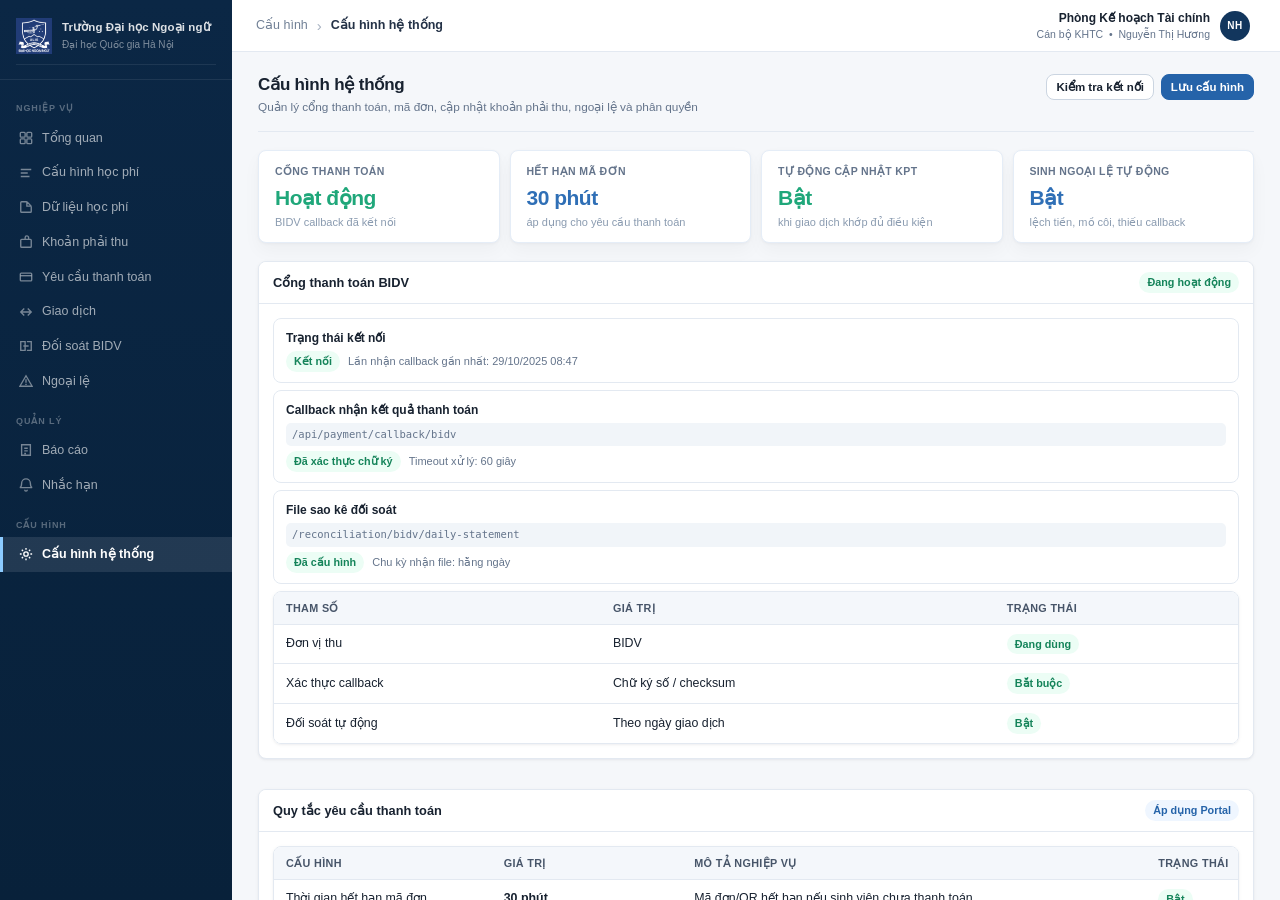
<file: pages/system-config.html>
<!DOCTYPE html>
<html lang="vi">
<head>
<meta charset="UTF-8"/>
<meta name="viewport" content="width=device-width, initial-scale=1.0"/>
<title>Cấu hình hệ thống — Hệ thống quản lý thu học phí ULIS</title>
<meta name="description" content="Hệ thống quản trị học phí nội bộ — Trường Đại học Ngoại ngữ, Đại học Quốc gia Hà Nội"/>
<link rel="stylesheet" href="../css/styles.css"/>
</head>

<body>
<div id="toast-container"></div>

<!-- ===================== SESSION EXPIRED MODAL ===================== -->
<div class="overlay" id="modal-session-expired">
  <div class="modal modal-sm">
    <div class="modal-hd">
      <h2>Phiên đăng nhập hết hạn</h2>
    </div>
    <div class="modal-body" style="text-align:center;padding:24px 18px;">
      <div class="confirm-icon" style="margin:0 auto 12px;background:var(--warn-bg);">
        <svg width="18" height="18" fill="none" viewBox="0 0 20 20" stroke="var(--warning)" stroke-width="1.8">
          <path d="M10 2L2 17h16L10 2zM10 8v4M10 14v1.5"/>
        </svg>
      </div>
      <div style="font-size:13px;font-weight:500;color:var(--text);margin-bottom:6px;">Phiên đăng nhập đã hết hạn</div>
      <div style="font-size:12px;color:var(--muted);margin-bottom:18px;">Vui lòng đăng nhập lại để tiếp tục sử dụng hệ thống.</div>
      <button class="btn btn-primary" onclick="location.href='../index.html'">Đăng nhập lại</button>
    </div>
  </div>
</div>

<!-- ===================== CONFIRM: LƯU CẤU HÌNH ===================== -->
<div class="overlay" id="modal-confirm-save-config">
  <div class="modal modal-sm">
    <div class="modal-hd">
      <h2>Xác nhận lưu cấu hình</h2>
      <button class="btn-x" onclick="closeModal('modal-confirm-save-config')">
        <svg viewBox="0 0 20 20">
          <path d="M5 5l10 10M15 5L5 15"/>
        </svg>
      </button>
    </div>

    <div class="modal-body">
      <div style="font-size:12.5px;color:var(--text);margin-bottom:8px;">
        Xác nhận lưu các thay đổi cấu hình hệ thống?
      </div>
      <div class="sys-warn-bar" style="margin-bottom:0;">
        Các thay đổi về cổng thanh toán, cập nhật khoản phải thu và sinh ngoại lệ sẽ áp dụng cho các yêu cầu thanh toán phát sinh sau thời điểm lưu.
      </div>
    </div>

    <div class="modal-ft">
      <button class="btn btn-secondary" onclick="closeModal('modal-confirm-save-config')">Hủy</button>
      <button class="btn btn-primary" onclick="closeModal('modal-confirm-save-config');showToast('Đã lưu cấu hình hệ thống.','success')">
        Lưu cấu hình
      </button>
    </div>
  </div>
</div>

<div id="app">

  <!-- ===================== SIDEBAR ===================== -->
  <nav id="sidebar">
    <div class="sidebar-brand">
      <div style="display:flex;align-items:center;gap:10px;">
        <img src="../assets/ulis-logo.png" alt="ULIS" style="height:36px;object-fit:contain;flex-shrink:0;" onerror="this.style.display='none'"/>
        <div>
          <div class="brand-inst" style="font-size:11.5px;font-weight:600;">Trường Đại học Ngoại ngữ</div>
          <div class="brand-vnu">Đại học Quốc gia Hà Nội</div>
        </div>
      </div>
      <div class="brand-sep" style="margin:10px 0 0;"></div>
    </div>

    <div class="sidebar-nav">
      <div class="sidebar-group-label">Nghiệp vụ</div>

      <a class="nav-item" href="overview.html">
        <svg class="nav-icon" viewBox="0 0 16 16">
          <rect x="1.5" y="1.5" width="5.5" height="5.5" rx="1"/>
          <rect x="9" y="1.5" width="5.5" height="5.5" rx="1"/>
          <rect x="1.5" y="9" width="5.5" height="5.5" rx="1"/>
          <rect x="9" y="9" width="5.5" height="5.5" rx="1"/>
        </svg>
        Tổng quan
      </a>

      <a class="nav-item" href="tuition-config.html">
        <svg class="nav-icon" viewBox="0 0 16 16">
          <path d="M2 4h12M2 8h8M2 12h10"/>
        </svg>
        Cấu hình học phí
      </a>

      <a class="nav-item" href="student-tuition.html">
        <svg class="nav-icon" viewBox="0 0 16 16">
          <path d="M9 2H3a1 1 0 00-1 1v10a1 1 0 001 1h10a1 1 0 001-1V7M9 2l5 5M9 2v5h5"/>
        </svg>
        Dữ liệu học phí
      </a>

      <a class="nav-item" href="receivables.html">
        <svg class="nav-icon" viewBox="0 0 16 16">
          <path d="M13 5H3a1 1 0 00-1 1v7a1 1 0 001 1h10a1 1 0 001-1V6a1 1 0 00-1-1zM11 5V3a2 2 0 00-4 0v2"/>
        </svg>
        Khoản phải thu
      </a>

      <a class="nav-item" href="payment-requests.html">
        <svg class="nav-icon" viewBox="0 0 16 16">
          <rect x="1.5" y="3.5" width="13" height="9" rx="1"/>
          <path d="M1.5 6.5h13"/>
        </svg>
        Yêu cầu thanh toán
      </a>

      <a class="nav-item" href="transactions.html">
        <svg class="nav-icon" viewBox="0 0 16 16">
          <path d="M2 8h12M10 4l4 4-4 4M6 4L2 8l4 4"/>
        </svg>
        Giao dịch
      </a>

      <a class="nav-item" href="reconciliation.html">
        <svg class="nav-icon" viewBox="0 0 16 16">
          <path d="M2 3h5v10H2zM9 3h5v10H9M5 8h6"/>
        </svg>
        Đối soát BIDV
      </a>

      <a class="nav-item" href="exceptions.html">
        <svg class="nav-icon" viewBox="0 0 16 16">
          <path d="M8 2L1 14h14L8 2zM8 6v4M8 11v1.5"/>
        </svg>
        Ngoại lệ
      </a>

      <div class="sidebar-group-label">Quản lý</div>

      <a class="nav-item" href="reports.html">
        <svg class="nav-icon" viewBox="0 0 16 16">
          <path d="M3 2h10v12H3zM6 6h4M6 9h4M6 12h2"/>
        </svg>
        Báo cáo
      </a>

      <a class="nav-item" href="reminders.html">
        <svg class="nav-icon" viewBox="0 0 16 16">
          <path d="M8 1a5 5 0 015 5c0 4 2 5 2 5H1s2-1 2-5a5 5 0 015-5zM6.5 13.5a1.5 1.5 0 003 0"/>
        </svg>
        Nhắc hạn
      </a>

      <div class="sidebar-group-label">Cấu hình</div>

      <a class="nav-item active" href="system-config.html">
        <svg class="nav-icon" viewBox="0 0 16 16">
          <circle cx="8" cy="8" r="2.5"/>
          <path d="M8 1v2M8 13v2M1 8h2M13 8h2M3.2 3.2l1.4 1.4M11.4 11.4l1.4 1.4M3.2 12.8l1.4-1.4M11.4 4.6l1.4-1.4"/>
        </svg>
        Cấu hình hệ thống
      </a>
    </div>
  </nav>

  <!-- ===================== MAIN ===================== -->
  <div id="main">

    <!-- ===================== TOPBAR ===================== -->
    <header id="topbar">
      <div class="topbar-crumb" style="display:flex;flex-direction:column;gap:1px;">
        <div style="font-size:10px;font-weight:500;color:var(--muted-lt);letter-spacing:.2px;">Hệ thống quản lý thu học phí</div>
        <div style="display:flex;align-items:center;gap:5px;">
          <span class="crumb-root">Cấu hình</span>
          <span class="crumb-sep"> / </span>
          <span class="crumb-page">Cấu hình hệ thống</span>
        </div>
      </div>

      <div class="topbar-user topbar-user-wrap">
        <div class="user-menu-trigger" id="userMenuTrigger" onclick="toggleUserMenu()">
          <div class="topbar-user-info">
            <div class="topbar-user-dept">Phòng Kế hoạch Tài chính</div>
            <div class="topbar-user-role">Cán bộ KHTC &nbsp;&bull;&nbsp; Nguyễn Thị Hương</div>
          </div>
          <div class="topbar-avatar">NH</div>
        </div>

        <div class="user-dropdown" id="userDropdown">
          <div class="user-dropdown-header">
            <div class="udh-name">Nguyễn Thị Hương</div>
            <div class="udh-role">Phòng KHTC — Cán bộ quản trị</div>
          </div>

          <div class="user-menu-item" onclick="closeUserMenu();showToast('Vui lòng liên hệ quản trị viên để được hỗ trợ.','info')">
            <svg width="13" height="13" fill="none" viewBox="0 0 16 16" stroke="currentColor" stroke-width="1.5">
              <circle cx="8" cy="5" r="3"/>
              <path d="M2 14c0-3.3 2.7-6 6-6s6 2.7 6 6"/>
            </svg>
            Thông tin tài khoản
          </div>

          <div class="user-menu-item" onclick="closeUserMenu();showToast('Vui lòng liên hệ quản trị viên để được hỗ trợ.','info')">
            <svg width="13" height="13" fill="none" viewBox="0 0 16 16" stroke="currentColor" stroke-width="1.5">
              <rect x="2" y="7" width="12" height="8" rx="1"/>
              <path d="M5 7V5a3 3 0 016 0v2"/>
            </svg>
            Đổi mật khẩu
          </div>

          <hr class="user-menu-sep"/>

          <div class="user-menu-item danger" onclick="location.href='../index.html'">
            <svg width="13" height="13" fill="none" viewBox="0 0 16 16" stroke="currentColor" stroke-width="1.5">
              <path d="M10 11l4-3-4-3M5 8h9M6 3H3a1 1 0 00-1 1v8a1 1 0 001 1h3"/>
            </svg>
            Đăng xuất
          </div>
        </div>
      </div>
    </header>

    <!-- ===================== CONTENT ===================== -->
    <div id="content">
      <div class="page-body">

        <!-- PAGE HEADER -->
        <div class="page-header">
          <div>
            <h1>Cấu hình hệ thống</h1>
            <div class="page-header-sub">Quản lý cổng thanh toán, mã đơn, cập nhật khoản phải thu, ngoại lệ và phân quyền</div>
          </div>

          <div class="page-header-actions">
            <button class="btn btn-secondary btn-sm" onclick="showToast('Đã kiểm tra kết nối hệ thống.','success')">
              Kiểm tra kết nối
            </button>
            <button class="btn btn-primary btn-sm" onclick="openModal('modal-confirm-save-config')">
              Lưu cấu hình
            </button>
          </div>
        </div>

        <!-- SUMMARY -->
        <div class="stat-row">
          <div class="stat-card">
            <div class="stat-card-label">Cổng thanh toán</div>
            <div class="stat-card-value c-success">Hoạt động</div>
            <div class="stat-card-sub">BIDV callback đã kết nối</div>
          </div>

          <div class="stat-card">
            <div class="stat-card-label">Hết hạn mã đơn</div>
            <div class="stat-card-value">30 phút</div>
            <div class="stat-card-sub">áp dụng cho yêu cầu thanh toán</div>
          </div>

          <div class="stat-card">
            <div class="stat-card-label">Tự động cập nhật KPT</div>
            <div class="stat-card-value c-success">Bật</div>
            <div class="stat-card-sub">khi giao dịch khớp đủ điều kiện</div>
          </div>

          <div class="stat-card">
            <div class="stat-card-label">Sinh ngoại lệ tự động</div>
            <div class="stat-card-value c-primary">Bật</div>
            <div class="stat-card-sub">lệch tiền, mồ côi, thiếu callback</div>
          </div>
        </div>

        <!-- PAYMENT + AUTO PROCESS -->
        <div class="g2" style="margin-bottom:14px;align-items:start;">

          <!-- PAYMENT GATEWAY -->
          <div class="section-block">
            <div class="section-head">
              <span class="section-title">Cổng thanh toán BIDV</span>
              <span class="badge bg-success">Đang hoạt động</span>
            </div>

            <div class="section-body">
              <div class="int-item">
                <h4>Trạng thái kết nối</h4>
                <div class="int-status">
                  <span class="badge bg-success">Kết nối</span>
                  <span class="fs-11 c-muted">Lần nhận callback gần nhất: 29/10/2025 08:47</span>
                </div>
              </div>

              <div class="int-item">
                <h4>Callback nhận kết quả thanh toán</h4>
                <code>/api/payment/callback/bidv</code>
                <div class="int-status">
                  <span class="badge bg-success">Đã xác thực chữ ký</span>
                  <span class="fs-11 c-muted">Timeout xử lý: 60 giây</span>
                </div>
              </div>

              <div class="int-item">
                <h4>File sao kê đối soát</h4>
                <code>/reconciliation/bidv/daily-statement</code>
                <div class="int-status">
                  <span class="badge bg-success">Đã cấu hình</span>
                  <span class="fs-11 c-muted">Chu kỳ nhận file: hằng ngày</span>
                </div>
              </div>

              <div class="table-wrap mb-0">
                <table>
                  <thead>
                    <tr>
                      <th>Tham số</th>
                      <th>Giá trị</th>
                      <th>Trạng thái</th>
                    </tr>
                  </thead>

                  <tbody>
                    <tr>
                      <td>Đơn vị thu</td>
                      <td>BIDV</td>
                      <td><span class="badge bg-success">Đang dùng</span></td>
                    </tr>

                    <tr>
                      <td>Xác thực callback</td>
                      <td>Chữ ký số / checksum</td>
                      <td><span class="badge bg-success">Bắt buộc</span></td>
                    </tr>

                    <tr>
                      <td>Đối soát tự động</td>
                      <td>Theo ngày giao dịch</td>
                      <td><span class="badge bg-success">Bật</span></td>
                    </tr>
                  </tbody>
                </table>
              </div>
            </div>
          </div>

          <!-- PAYMENT REQUEST RULES -->
          <div class="section-block">
            <div class="section-head">
              <span class="section-title">Quy tắc yêu cầu thanh toán</span>
              <span class="badge bg-info">Áp dụng Portal</span>
            </div>

            <div class="section-body">
              <div class="table-wrap mb-0">
                <table>
                  <thead>
                    <tr>
                      <th>Cấu hình</th>
                      <th>Giá trị</th>
                      <th>Mô tả nghiệp vụ</th>
                      <th>Trạng thái</th>
                    </tr>
                  </thead>

                  <tbody>
                    <tr>
                      <td>Thời gian hết hạn mã đơn</td>
                      <td class="fw600">30 phút</td>
                      <td>Mã đơn/QR hết hạn nếu sinh viên chưa thanh toán</td>
                      <td><span class="badge bg-success">Bật</span></td>
                    </tr>

                    <tr>
                      <td>Làm mới yêu cầu lỗi</td>
                      <td class="fw600">15 phút</td>
                      <td>Cho phép sinh viên tạo yêu cầu mới nếu yêu cầu cũ lỗi hoặc hết hạn</td>
                      <td><span class="badge bg-success">Bật</span></td>
                    </tr>

                    <tr>
                      <td>Không tạo trùng yêu cầu</td>
                      <td class="fw600">Theo mã khoản phải thu</td>
                      <td>Một khoản chưa hết hạn chỉ có một yêu cầu thanh toán đang hiệu lực</td>
                      <td><span class="badge bg-success">Bật</span></td>
                    </tr>

                    <tr>
                      <td>Tự động hủy yêu cầu quá hạn</td>
                      <td class="fw600">Sau thời điểm hết hạn</td>
                      <td>Yêu cầu quá hạn chuyển sang trạng thái Hết hạn</td>
                      <td><span class="badge bg-success">Bật</span></td>
                    </tr>
                  </tbody>
                </table>
              </div>
            </div>
          </div>

        </div>

        <!-- RECEIVABLE + EXCEPTION RULES -->
        <div class="g2" style="margin-bottom:14px;align-items:start;">

          <!-- AUTO KPT -->
          <div class="section-block">
            <div class="section-head">
              <span class="section-title">Cập nhật khoản phải thu</span>
              <span class="badge bg-success">Tự động</span>
            </div>

            <div class="section-body">
              <div class="table-wrap mb-0">
                <table>
                  <thead>
                    <tr>
                      <th>Điều kiện</th>
                      <th>Hành động hệ thống</th>
                      <th>Kết quả</th>
                    </tr>
                  </thead>

                  <tbody>
                    <tr>
                      <td>Mã đơn khớp, số tiền khớp, khoản còn phải nộp</td>
                      <td>Cập nhật Đã nộp, Còn phải nộp, trạng thái khoản</td>
                      <td><span class="badge bg-success">Cập nhật KPT</span></td>
                    </tr>

                    <tr>
                      <td>Số tiền nhỏ hơn khoản phải nộp</td>
                      <td>Ghi nhận phần đã nộp, giữ phần còn phải nộp</td>
                      <td><span class="badge bg-warning">Thu một phần</span></td>
                    </tr>

                    <tr>
                      <td>Số tiền lớn hơn khoản phải nộp</td>
                      <td>Tạm dừng cập nhật phần chênh lệch</td>
                      <td><span class="badge bg-warning">Tạo ngoại lệ</span></td>
                    </tr>

                    <tr>
                      <td>Không tìm thấy mã đơn hoặc mã yêu cầu</td>
                      <td>Không tự gán khoản phải thu</td>
                      <td><span class="badge bg-error">Giao dịch mồ côi</span></td>
                    </tr>

                    <tr>
                      <td>Khoản đã tất toán</td>
                      <td>Không ghi nhận trùng vào khoản phải thu</td>
                      <td><span class="badge bg-error">Callback trùng</span></td>
                    </tr>
                  </tbody>
                </table>
              </div>
            </div>
          </div>

          <!-- EXCEPTION RULES -->
          <div class="section-block">
            <div class="section-head">
              <span class="section-title">Quy tắc sinh ngoại lệ</span>
              <span class="badge bg-primary">Đang áp dụng</span>
            </div>

            <div class="section-body">
              <div class="table-wrap mb-0">
                <table>
                  <thead>
                    <tr>
                      <th>Loại ngoại lệ</th>
                      <th>Nguồn phát hiện</th>
                      <th>Người phụ trách mặc định</th>
                      <th>Hạn xử lý</th>
                    </tr>
                  </thead>

                  <tbody>
                    <tr>
                      <td>Đã thanh toán / chưa cập nhật KPT</td>
                      <td>Callback BIDV, đối soát BIDV</td>
                      <td>Phòng KHTC</td>
                      <td>1 ngày làm việc</td>
                    </tr>

                    <tr>
                      <td>Lệch số tiền</td>
                      <td>Đối soát BIDV</td>
                      <td>Phòng KHTC</td>
                      <td>1 ngày làm việc</td>
                    </tr>

                    <tr>
                      <td>Giao dịch mồ côi</td>
                      <td>Đối soát BIDV</td>
                      <td>Phòng KHTC</td>
                      <td>1 ngày làm việc</td>
                    </tr>

                    <tr>
                      <td>Callback trùng</td>
                      <td>Callback BIDV</td>
                      <td>Phòng KHTC</td>
                      <td>1 ngày làm việc</td>
                    </tr>

                    <tr>
                      <td>QR hết hạn nhưng phát sinh thanh toán</td>
                      <td>Callback BIDV, đối soát BIDV</td>
                      <td>Phòng KHTC</td>
                      <td>2 ngày làm việc</td>
                    </tr>
                  </tbody>
                </table>
              </div>
            </div>
          </div>

        </div>

        <!-- FEE TYPES + RECEIPT -->
        <div class="g2" style="margin-bottom:14px;align-items:start;">

          <!-- FEE TYPES -->
          <div class="section-block">
            <div class="section-head">
              <span class="section-title">Khoản mục thu</span>
              <button class="btn btn-secondary btn-xs" onclick="showToast('Đã mở cấu hình khoản mục thu.','info')">Thêm khoản mục</button>
            </div>

            <div class="section-body">
              <div class="table-wrap mb-0">
                <table>
                  <thead>
                    <tr>
                      <th>Mã loại</th>
                      <th>Tên khoản mục</th>
                      <th>Bắt buộc</th>
                      <th>Cập nhật KPT</th>
                      <th>Trạng thái</th>
                    </tr>
                  </thead>

                  <tbody>
                    <tr>
                      <td class="fw600">TUITION</td>
                      <td>Học phí</td>
                      <td><span class="badge bg-success">Có</span></td>
                      <td><span class="badge bg-success">Có</span></td>
                      <td><span class="badge bg-success">Đang dùng</span></td>
                    </tr>

                    <tr>
                      <td class="fw600">BHYT12</td>
                      <td>Bảo hiểm y tế 12 tháng</td>
                      <td><span class="badge bg-success">Có</span></td>
                      <td><span class="badge bg-success">Có</span></td>
                      <td><span class="badge bg-success">Đang dùng</span></td>
                    </tr>

                    <tr>
                      <td class="fw600">OTHER</td>
                      <td>Khoản thu khác</td>
                      <td><span class="badge bg-neutral">Theo cấu hình</span></td>
                      <td><span class="badge bg-success">Có</span></td>
                      <td><span class="badge bg-success">Đang dùng</span></td>
                    </tr>
                  </tbody>
                </table>
              </div>
            </div>
          </div>

          <!-- TERM CONFIG -->
          <div class="section-block">
            <div class="section-head">
              <span class="section-title">Kỳ thu đang cấu hình</span>
              <button class="btn btn-secondary btn-xs" onclick="showToast('Đã mở form thêm kỳ thu.','info')">Thêm kỳ thu</button>
            </div>

            <div class="section-body">
              <div class="table-wrap mb-0">
                <table>
                  <thead>
                    <tr>
                      <th>Năm học</th>
                      <th>Kỳ / đợt thu</th>
                      <th>Thời gian trích</th>
                      <th>Tra cứu từ</th>
                      <th>Hạn xử lý</th>
                      <th>Trạng thái</th>
                    </tr>
                  </thead>

                  <tbody>
                    <tr>
                      <td>2025–2026</td>
                      <td>HK1</td>
                      <td class="dim">29/10/2025–06/11/2025</td>
                      <td class="dim">08/11/2025</td>
                      <td class="dim">06/11/2025</td>
                      <td><span class="badge bg-success">Đang theo dõi</span></td>
                    </tr>

                    <tr>
                      <td>2025–2026</td>
                      <td>BRT đợt 1</td>
                      <td class="dim">29/10/2025–06/11/2025</td>
                      <td class="dim">08/11/2025</td>
                      <td class="dim">06/11/2025</td>
                      <td><span class="badge bg-success">Đang theo dõi</span></td>
                    </tr>

                    <tr>
                      <td>2024–2025</td>
                      <td>HK phụ</td>
                      <td class="dim">10/06/2025–17/06/2025</td>
                      <td class="dim">18/06/2025</td>
                      <td class="dim">17/06/2025</td>
                      <td><span class="badge bg-neutral">Đã đóng</span></td>
                    </tr>
                  </tbody>
                </table>
              </div>
            </div>
          </div>

        </div>

        <!-- ROLE PERMISSION -->
        <div class="section-block" style="margin-bottom:14px;">
          <div class="section-head">
            <span class="section-title">Phân quyền theo vai trò</span>
            <span class="badge bg-neutral">4 nhóm quyền</span>
          </div>

          <div class="section-body">
            <div class="table-wrap mb-0">
              <table class="role-tbl">
                <thead>
                  <tr>
                    <th>Chức năng</th>
                    <th>Cán bộ KHTC</th>
                    <th>Cán bộ Đào tạo</th>
                    <th>Admin hệ thống</th>
                    <th>Kiểm toán / Chỉ xem</th>
                  </tr>
                </thead>

                <tbody>
                  <tr>
                    <td>Xem tổng quan</td>
                    <td><span class="perm-y"></span></td>
                    <td><span class="perm-y"></span></td>
                    <td><span class="perm-y"></span></td>
                    <td><span class="perm-y"></span></td>
                  </tr>

                  <tr>
                    <td>Cấu hình học phí</td>
                    <td><span class="perm-y"></span></td>
                    <td><span class="perm-n"></span></td>
                    <td><span class="perm-y"></span></td>
                    <td><span class="perm-n"></span></td>
                  </tr>

                  <tr>
                    <td>Import dữ liệu học phí</td>
                    <td><span class="perm-y"></span></td>
                    <td><span class="perm-y"></span></td>
                    <td><span class="perm-y"></span></td>
                    <td><span class="perm-n"></span></td>
                  </tr>

                  <tr>
                    <td>Điều chỉnh khoản phải thu</td>
                    <td><span class="perm-y"></span></td>
                    <td><span class="perm-n"></span></td>
                    <td><span class="perm-y"></span></td>
                    <td><span class="perm-n"></span></td>
                  </tr>

                  <tr>
                    <td>Chạy đối soát BIDV</td>
                    <td><span class="perm-y"></span></td>
                    <td><span class="perm-n"></span></td>
                    <td><span class="perm-y"></span></td>
                    <td><span class="perm-n"></span></td>
                  </tr>

                  <tr>
                    <td>Xử lý ngoại lệ</td>
                    <td><span class="perm-y"></span></td>
                    <td><span class="perm-n"></span></td>
                    <td><span class="perm-y"></span></td>
                    <td><span class="perm-n"></span></td>
                  </tr>

                  <tr>
                    <td>Xuất báo cáo</td>
                    <td><span class="perm-y"></span></td>
                    <td><span class="perm-y"></span></td>
                    <td><span class="perm-y"></span></td>
                    <td><span class="perm-y"></span></td>
                  </tr>

                  <tr>
                    <td>Cấu hình hệ thống</td>
                    <td><span class="perm-n"></span></td>
                    <td><span class="perm-n"></span></td>
                    <td><span class="perm-y"></span></td>
                    <td><span class="perm-n"></span></td>
                  </tr>
                </tbody>
              </table>
            </div>

           
          </div>
        </div>

        <!-- ACTIVITY LOG -->
        <div class="section-block">
          <div class="section-head">
            <span class="section-title">Nhật ký hoạt động</span>
            <span class="badge bg-info">Gần nhất</span>
          </div>

          <div class="section-body">
            <div class="table-wrap mb-0">
              <table>
                <thead>
                  <tr>
                    <th>Thời gian</th>
                    <th>Người dùng</th>
                    <th>Hành động</th>
                    <th>Đối tượng</th>
                    <th>Kết quả</th>
                  </tr>
                </thead>

                <tbody>
                  <tr>
                    <td class="dim">29/10/2025 17:30</td>
                    <td>Nguyễn Văn Khoa</td>
                    <td>Chạy lại đối soát BIDV</td>
                    <td>Đối soát ngày 29/10/2025</td>
                    <td><span class="badge bg-success">Thành công</span></td>
                  </tr>

                  <tr>
                    <td class="dim">29/10/2025 17:08</td>
                    <td>Hệ thống</td>
                    <td>Tạo ngoại lệ tự động</td>
                    <td>EX-2025-0042</td>
                    <td><span class="badge bg-warning">Cần xử lý</span></td>
                  </tr>

                  <tr>
                    <td class="dim">29/10/2025 08:47</td>
                    <td>Hệ thống</td>
                    <td>Cập nhật khoản phải thu</td>
                    <td>RCV-2025-08421</td>
                    <td><span class="badge bg-success">Thành công</span></td>
                  </tr>

                  <tr>
                    <td class="dim">29/10/2025 08:47</td>
                    <td>Hệ thống</td>
                    <td>Nhận callback BIDV</td>
                    <td>TXN-20251029-0034</td>
                    <td><span class="badge bg-success">Thành công</span></td>
                  </tr>

                  <tr>
                    <td class="dim">21/10/2025 14:32</td>
                    <td>Nguyễn Văn Khoa</td>
                    <td>Import dữ liệu học phí</td>
                    <td>ULIS_DHCQ_HK1_2025_2026.xlsx</td>
                    <td><span class="badge bg-success">Thành công</span></td>
                  </tr>
                </tbody>
              </table>
            </div>
          </div>
        </div>

      </div>
    </div>
  </div>
</div>

<script src="../js/common.js"></script>
</body>
</html>
</file>
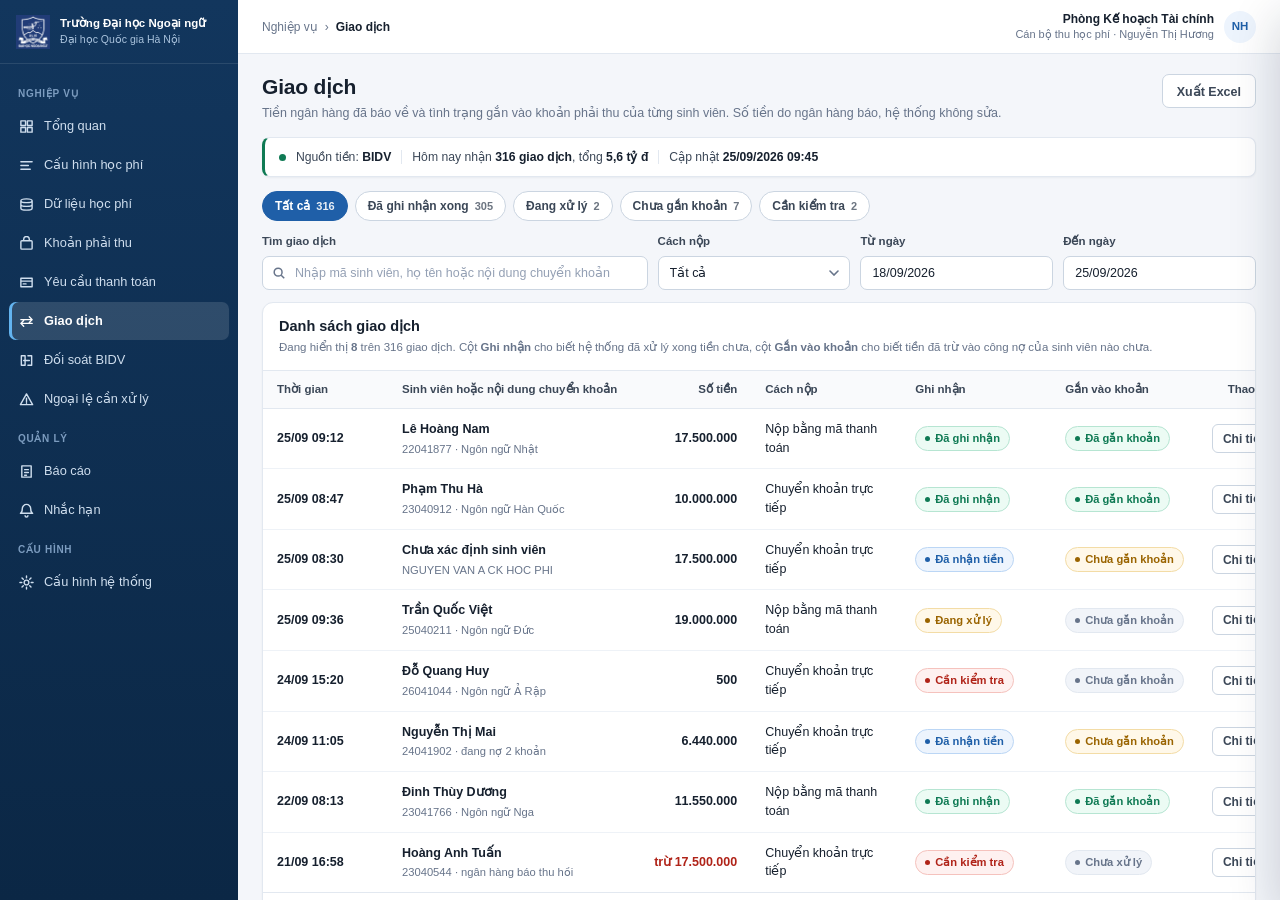
<file: pages/transactions.html>
<!DOCTYPE html>
<html lang="vi">
<head>
<meta charset="utf-8">
<meta name="viewport" content="width=device-width, initial-scale=1">
<title>Giao dịch · Hệ thống quản lý thu học phí ULIS</title>
<link rel="stylesheet" href="../css/ulis.css">
</head>
<body data-page="transactions" data-crumb="Nghiệp vụ" data-title="Giao dịch">
<div id="toasts"></div>
<div id="app">
  <nav id="sidebar"></nav>
  <div id="main">
    <header id="topbar"></header>
    <div id="content">
      <div class="wrap">

        <div class="phead">
          <div>
            <h1>Giao dịch</h1>
            <p>Tiền ngân hàng đã báo về và tình trạng gắn vào khoản phải thu của từng sinh viên.
               Số tiền do ngân hàng báo, hệ thống không sửa.</p>
          </div>
          <div class="phead-act">
            <button class="btn" onclick="notReady('Xuất danh sách ra Excel')">Xuất Excel</button>
          </div>
        </div>

        <div class="srcbar">
          <span class="dot"></span>
          <span>Nguồn tiền: <b>BIDV</b></span>
          <span class="sep"></span>
          <span>Hôm nay nhận <b>316 giao dịch</b>, tổng <b>5,6 tỷ đ</b></span>
          <span class="sep"></span>
          <span>Cập nhật <b>25/09/2026 09:45</b></span>
        </div>

        <div class="chips" data-target="tbl-tx">
          <button class="chip on" data-filter="all"       onclick="pickChip(this)">Tất cả <span class="n">316</span></button>
          <button class="chip"    data-filter="done"      onclick="pickChip(this)">Đã ghi nhận xong <span class="n">305</span></button>
          <button class="chip"    data-filter="running"   onclick="pickChip(this)">Đang xử lý <span class="n">2</span></button>
          <button class="chip"    data-filter="unapplied" onclick="pickChip(this)">Chưa gắn khoản <span class="n">7</span></button>
          <button class="chip"    data-filter="review"    onclick="pickChip(this)">Cần kiểm tra <span class="n">2</span></button>
        </div>

        <div class="filters f-4x">
          <div class="field f-search">
            <label>Tìm giao dịch</label>
            <svg viewBox="0 0 16 16"><circle cx="7" cy="7" r="4.5"/><path d="M10.5 10.5L14 14"/></svg>
            <input class="inp" placeholder="Nhập mã sinh viên, họ tên hoặc nội dung chuyển khoản" oninput="filterTable(this,'tbl-tx')">
          </div>
          <div class="field">
            <label>Cách nộp</label>
            <select class="sel"><option>Tất cả</option><option>Nộp bằng mã thanh toán</option><option>Chuyển khoản trực tiếp</option></select>
          </div>
          <div class="field">
            <label>Từ ngày</label><input class="inp" value="18/09/2026">
          </div>
          <div class="field">
            <label>Đến ngày</label><input class="inp" value="25/09/2026">
          </div>
        </div>

        <div class="card">
          <div class="card-hd">
            <div><h2>Danh sách giao dịch</h2>
            <div class="sub">Đang hiển thị <b data-count-for="tbl-tx">8</b> trên 316 giao dịch.
              Cột <b>Ghi nhận</b> cho biết hệ thống đã xử lý xong tiền chưa, cột <b>Gắn vào khoản</b> cho biết tiền đã trừ vào công nợ của sinh viên nào chưa.</div></div>
          </div>
          <div class="card-bd flush">
            <div class="tbl-wrap">
              <table class="tbl" id="tbl-tx" style="min-width:1020px">
                <thead><tr>
                  <th style="min-width:125px">Thời gian</th>
                  <th style="min-width:210px">Sinh viên hoặc nội dung chuyển khoản</th>
                  <th class="r" style="min-width:120px">Số tiền</th>
                  <th style="min-width:150px">Cách nộp</th>
                  <th style="min-width:150px">Ghi nhận</th>
                  <th style="min-width:140px">Gắn vào khoản</th>
                  <th class="r" style="min-width:86px">Thao tác</th>
                </tr></thead>
                <tbody>
                  <tr data-tags="done">
                    <td><div class="t-main">25/09 09:12</div></td>
                    <td><div class="t-main">Lê Hoàng Nam</div><div class="t-sub">22041877 · Ngôn ngữ Nhật</div></td>
                    <td class="money">17.500.000</td>
                    <td>Nộp bằng mã thanh toán</td>
                    <td><span class="bg ok">Đã ghi nhận</span></td>
                    <td><span class="bg ok">Đã gắn khoản</span></td>
                    <td class="t-act"><button class="btn btn-sm" onclick="openTx('t1')">Chi tiết</button></td>
                  </tr>
                  <tr data-tags="done">
                    <td><div class="t-main">25/09 08:47</div></td>
                    <td><div class="t-main">Phạm Thu Hà</div><div class="t-sub">23040912 · Ngôn ngữ Hàn Quốc</div></td>
                    <td class="money">10.000.000</td>
                    <td>Chuyển khoản trực tiếp</td>
                    <td><span class="bg ok">Đã ghi nhận</span></td>
                    <td><span class="bg ok">Đã gắn khoản</span></td>
                    <td class="t-act"><button class="btn btn-sm" onclick="openTx('t2')">Chi tiết</button></td>
                  </tr>
                  <tr data-tags="unapplied">
                    <td><div class="t-main">25/09 08:30</div></td>
                    <td><div class="t-main">Chưa xác định sinh viên</div><div class="t-sub">NGUYEN VAN A CK HOC PHI</div></td>
                    <td class="money">17.500.000</td>
                    <td>Chuyển khoản trực tiếp</td>
                    <td><span class="bg info">Đã nhận tiền</span></td>
                    <td><span class="bg warn">Chưa gắn khoản</span></td>
                    <td class="t-act"><button class="btn btn-sm" onclick="openTx('t3')">Chi tiết</button></td>
                  </tr>
                  <tr data-tags="running">
                    <td><div class="t-main">25/09 09:36</div></td>
                    <td><div class="t-main">Trần Quốc Việt</div><div class="t-sub">25040211 · Ngôn ngữ Đức</div></td>
                    <td class="money">19.000.000</td>
                    <td>Nộp bằng mã thanh toán</td>
                    <td><span class="bg warn">Đang xử lý</span></td>
                    <td><span class="bg mute">Chưa gắn khoản</span></td>
                    <td class="t-act"><button class="btn btn-sm" onclick="openTx('t4')">Chi tiết</button></td>
                  </tr>
                  <tr data-tags="review">
                    <td><div class="t-main">24/09 15:20</div></td>
                    <td><div class="t-main">Đỗ Quang Huy</div><div class="t-sub">26041044 · Ngôn ngữ Ả Rập</div></td>
                    <td class="money">500</td>
                    <td>Chuyển khoản trực tiếp</td>
                    <td><span class="bg err">Cần kiểm tra</span></td>
                    <td><span class="bg mute">Chưa gắn khoản</span></td>
                    <td class="t-act"><button class="btn btn-sm" onclick="openTx('t5')">Chi tiết</button></td>
                  </tr>
                  <tr data-tags="unapplied">
                    <td><div class="t-main">24/09 11:05</div></td>
                    <td><div class="t-main">Nguyễn Thị Mai</div><div class="t-sub">24041902 · đang nợ 2 khoản</div></td>
                    <td class="money">6.440.000</td>
                    <td>Chuyển khoản trực tiếp</td>
                    <td><span class="bg info">Đã nhận tiền</span></td>
                    <td><span class="bg warn">Chưa gắn khoản</span></td>
                    <td class="t-act"><button class="btn btn-sm" onclick="openTx('t6')">Chi tiết</button></td>
                  </tr>
                  <tr data-tags="done">
                    <td><div class="t-main">22/09 08:13</div></td>
                    <td><div class="t-main">Đinh Thùy Dương</div><div class="t-sub">23041766 · Ngôn ngữ Nga</div></td>
                    <td class="money">11.550.000</td>
                    <td>Nộp bằng mã thanh toán</td>
                    <td><span class="bg ok">Đã ghi nhận</span></td>
                    <td><span class="bg ok">Đã gắn khoản</span></td>
                    <td class="t-act"><button class="btn btn-sm" onclick="openTx('t7')">Chi tiết</button></td>
                  </tr>
                  <tr data-tags="review">
                    <td><div class="t-main">21/09 16:58</div></td>
                    <td><div class="t-main">Hoàng Anh Tuấn</div><div class="t-sub">23040544 · ngân hàng báo thu hồi</div></td>
                    <td class="money" style="color:var(--err)">trừ 17.500.000</td>
                    <td>Chuyển khoản trực tiếp</td>
                    <td><span class="bg err">Cần kiểm tra</span></td>
                    <td><span class="bg mute">Chưa xử lý</span></td>
                    <td class="t-act"><button class="btn btn-sm" onclick="openTx('t8')">Chi tiết</button></td>
                  </tr>
                </tbody>
              </table>
            </div>
            <div class="tfoot">
              <div>Hiển thị 1 đến 8 trong 316 giao dịch</div>
              <div class="pager">
                <button class="pg" disabled>‹</button>
                <button class="pg on">1</button><button class="pg">2</button><button class="pg">3</button>
                <span style="padding:0 4px">…</span><button class="pg">40</button>
                <button class="pg">›</button>
              </div>
            </div>
          </div>
        </div>

        <div class="note info">
          <svg class="ic" viewBox="0 0 16 16"><circle cx="8" cy="8" r="6.5"/><path d="M8 7.5v4M8 5v.6"/></svg>
          <div><span class="nt">Vì sao có giao dịch chưa gắn được vào khoản</span>
          Tiền nộp bằng mã thanh toán luôn tự gắn đúng khoản vì mã đã gắn sẵn với một khoản phải thu.
          Chỉ tiền <b>chuyển khoản trực tiếp</b> mới cần cán bộ xác định, khi nội dung chuyển khoản không có mã sinh viên
          hoặc khi sinh viên đang nợ nhiều khoản.</div>
        </div>

      </div>
    </div>
  </div>
</div>

<!-- ======================= NGĂN CHI TIẾT ======================= -->
<div class="dov" id="ov-d-tx"></div>
<aside class="drw" id="d-tx">
  <div class="drw-hd">
    <div>
      <h2 id="tx-title">Giao dịch ngày 25/09/2026</h2>
      <div class="sub" id="tx-sub">Nộp bằng mã thanh toán</div>
    </div>
    <button class="x" onclick="closeDrawer('d-tx')">✕</button>
  </div>
  <div class="drw-bd">

    <div class="sec" id="tx-problem" style="display:none">
      <div class="sec-t">Việc cần làm</div>
      <div id="tx-problem-body"></div>
    </div>

    <div class="sec">
      <div class="sec-t">Khoản tiền</div>
      <div class="money3">
        <div class="m-box hl" style="grid-column:span 3">
          <div class="m-l" id="tx-amtl">Số tiền ngân hàng báo về</div>
          <div class="m-v" id="tx-amt">17.500.000 đ</div>
        </div>
      </div>
      <div class="axes" style="margin-top:12px">
        <div class="axis-row"><span class="axis-k">Thời gian</span><span id="tx-time" style="font-size:12.5px;font-weight:600">25/09/2026 09:12</span></div>
        <div class="axis-row"><span class="axis-k">Cách nộp</span><span id="tx-way" style="font-size:12.5px;font-weight:600">Nộp bằng mã thanh toán</span></div>
        <div class="axis-row"><span class="axis-k">Ghi nhận</span><span id="tx-ax1" class="bg ok">Đã ghi nhận</span></div>
        <div class="axis-row"><span class="axis-k">Gắn vào khoản</span><span id="tx-ax2" class="bg ok">Đã gắn khoản</span></div>
      </div>
    </div>

    <div class="sec">
      <div class="sec-t">Người nộp và khoản được trừ</div>
      <div id="tx-who"></div>
    </div>

    <div class="sec" id="tx-after-sec">
      <div class="sec-t">Công nợ của sinh viên sau giao dịch này</div>
      <div class="mini-wrap" id="tx-after"></div>
    </div>

    <div class="sec">
      <div class="sec-t">Diễn biến</div>
      <div class="tl" id="tx-tl"></div>
    </div>

  </div>
  <div class="drw-ft" id="tx-ft"></div>
</aside>

<!-- ======================= HỘP THOẠI GẮN KHOẢN ======================= -->
<div class="mov" id="m-link">
  <div class="mdl wide">
    <div class="mdl-hd">
      <div><h2>Gắn giao dịch vào khoản phải thu</h2>
      <div class="sub" id="lk-sub">Chọn đúng sinh viên và khoản thu để trừ số tiền 17.500.000 đ</div></div>
      <button class="x" onclick="closeModal('m-link')">✕</button>
    </div>
    <div class="mdl-bd">
      <div class="field f-search" style="margin-bottom:13px">
        <label>Tìm sinh viên</label>
        <svg viewBox="0 0 16 16"><circle cx="7" cy="7" r="4.5"/><path d="M10.5 10.5L14 14"/></svg>
        <input class="inp" value="Nguyễn Văn A" oninput="filterTable(this,'tbl-link')">
        <p class="hint">Hệ thống không tự đoán theo họ tên vì dễ nhầm giữa các sinh viên trùng tên.</p>
      </div>
      <div class="mini-wrap">
        <table class="mini" id="tbl-link">
          <thead><tr><th style="width:40px"></th><th>Sinh viên</th><th>Khoản thu</th><th class="r">Còn phải nộp</th></tr></thead>
          <tbody>
            <tr><td><input type="radio" name="lk"></td><td><div class="t-main">Nguyễn Văn An</div><div class="t-sub">23041188 · Ngôn ngữ Anh</div></td><td>Học phí chính quy học kỳ 1</td><td class="r">17.500.000 đ</td></tr>
            <tr><td><input type="radio" name="lk"></td><td><div class="t-main">Nguyễn Vân Anh</div><div class="t-sub">24040755 · Ngôn ngữ Pháp</div></td><td>Học phí chính quy học kỳ 1</td><td class="r">19.000.000 đ</td></tr>
            <tr><td><input type="radio" name="lk"></td><td><div class="t-main">Nguyễn Văn Ấn</div><div class="t-sub">22041399 · Ngôn ngữ Trung Quốc</div></td><td>Học phí chính quy học kỳ 1</td><td class="r">17.500.000 đ</td></tr>
          </tbody>
        </table>
      </div>
      <div class="field" style="margin-top:13px">
        <label>Căn cứ xác định <span class="req">*</span></label>
        <textarea class="inp" rows="2" placeholder="Ví dụ: sinh viên gửi ảnh ủy nhiệm chi ngày 25/09, đã đối chiếu mã sinh viên"></textarea>
      </div>
      <div class="note warn" style="margin-top:13px">
        <svg class="ic" viewBox="0 0 16 16"><path d="M8 2L1.5 13.5h13zM8 6.5v3.5M8 11.6v.5"/></svg>
        <div><span class="nt">Gắn xong là tiền được trừ vào công nợ ngay</span>
        Việc này được ghi lại kèm tên người thực hiện và căn cứ. Nếu gắn nhầm thì phải làm thao tác đảo, không xóa được.</div>
      </div>
    </div>
    <div class="mdl-ft">
      <button class="btn" onclick="closeModal('m-link')">Hủy</button>
      <button class="btn btn-primary" onclick="closeModal('m-link');toast('Đã gắn giao dịch vào khoản phải thu.','ok')">Gắn vào khoản đã chọn</button>
    </div>
  </div>
</div>

<script src="../js/ulis.js"></script>
<script>
var TX = {
  t1:{ title:'Giao dịch ngày 25/09/2026', way:'Nộp bằng mã thanh toán', amt:'17.500.000 đ', time:'25/09/2026 09:12',
       ax:[['ok','Đã ghi nhận'],['ok','Đã gắn khoản']],
       who:{ name:'Lê Hoàng Nam', code:'22041877 · Ngôn ngữ Nhật', rcv:'Học phí chính quy học kỳ 1, năm học 2026-2027' },
       after:[['Phải nộp','17.500.000 đ'],['Đã nộp','17.500.000 đ'],['Còn phải nộp','0 đ']],
       tl:[['done','Ngân hàng báo có tiền về','25/09/2026 09:12'],
           ['done','Khớp đúng mã thanh toán của sinh viên','25/09/2026 09:12'],
           ['done','Trừ vào khoản phải thu','25/09/2026 09:12'],
           ['done','Hoàn tất','25/09/2026 09:12']],
       ft:'view' },

  t2:{ title:'Giao dịch ngày 25/09/2026', way:'Chuyển khoản trực tiếp', amt:'10.000.000 đ', time:'25/09/2026 08:47',
       ax:[['ok','Đã ghi nhận'],['ok','Đã gắn khoản']],
       who:{ name:'Phạm Thu Hà', code:'23040912 · Ngôn ngữ Hàn Quốc', rcv:'Học phí chính quy học kỳ 1, năm học 2026-2027' },
       after:[['Phải nộp','17.500.000 đ'],['Đã nộp','10.000.000 đ'],['Còn phải nộp','7.500.000 đ']],
       problem:{ type:'info', title:'Sinh viên nộp thiếu so với số phải nộp',
         body:'Sinh viên tự chuyển khoản 10.000.000 đ thay vì nộp bằng mã thanh toán. Hệ thống ghi đúng số ngân hàng báo nên còn thiếu 7.500.000 đ. Gắn được ngay vì sinh viên chỉ đang nợ một khoản duy nhất.',
         todo:'Không cần xử lý. Khoản thu chuyển sang <b>Nộp thiếu</b>. Nhắc sinh viên nộp nốt phần còn lại bằng mã thanh toán trên cổng.' },
       tl:[['done','Ngân hàng báo có tiền về','25/09/2026 08:47'],
           ['done','Sinh viên chỉ đang nợ một khoản nên gắn được ngay','25/09/2026 08:47'],
           ['done','Trừ vào khoản phải thu','25/09/2026 08:47'],
           ['done','Hoàn tất','25/09/2026 08:47']],
       ft:'view' },

  t3:{ title:'Giao dịch ngày 25/09/2026', way:'Chuyển khoản trực tiếp', amt:'17.500.000 đ', time:'25/09/2026 08:30',
       ax:[['info','Đã nhận tiền'],['warn','Chưa gắn khoản']],
       who:{ raw:'NGUYEN VAN A CK HOC PHI' },
       problem:{ type:'warn', title:'Không xác định được sinh viên nào nộp',
         body:'Nội dung chuyển khoản chỉ có họ tên, không có mã sinh viên. Hệ thống không đoán theo họ tên vì dễ nhầm giữa các sinh viên trùng tên.',
         todo:'Liên hệ sinh viên xin mã sinh viên hoặc ảnh ủy nhiệm chi, rồi bấm <b>Gắn vào khoản phải thu</b>.' },
       tl:[['done','Ngân hàng báo có tiền về','25/09/2026 08:30'],
           ['warn','Không tìm được khoản phải thu tương ứng','Đang chờ cán bộ xử lý']],
       ft:'link' },

  t4:{ title:'Giao dịch ngày 25/09/2026', way:'Nộp bằng mã thanh toán', amt:'19.000.000 đ', time:'25/09/2026 09:36',
       ax:[['warn','Đang xử lý'],['mute','Chưa gắn khoản']],
       who:{ name:'Trần Quốc Việt', code:'25040211 · Ngôn ngữ Đức', rcv:'Học phí chính quy học kỳ 1, năm học 2026-2027' },
       problem:{ type:'warn', title:'Đang chờ ngân hàng xác nhận',
         body:'Ngân hàng đã báo có giao dịch nhưng chưa xác nhận xong, đã 7 phút.',
         todo:'Không thao tác gì với giao dịch này. Hệ thống đang tự hỏi lại ngân hàng. Nếu quá 30 phút vẫn chưa xong thì báo bộ phận kỹ thuật.' },
       tl:[['done','Ngân hàng báo có tiền về','25/09/2026 09:36'],
           ['now','Đang chờ ngân hàng xác nhận','Hệ thống tự hỏi lại']],
       ft:'none' },

  t5:{ title:'Giao dịch ngày 24/09/2026', way:'Chuyển khoản trực tiếp', amt:'500 đ', time:'24/09/2026 15:20',
       ax:[['err','Cần kiểm tra'],['mute','Chưa gắn khoản']],
       who:{ name:'Đỗ Quang Huy', code:'26041044 · Ngôn ngữ Ả Rập', rcv:'Sinh viên chưa có khoản phải thu nào' },
       problem:{ type:'err', title:'Số tiền quá nhỏ so với học phí',
         body:'Sinh viên chuyển 500 đ, nhiều khả năng là thao tác thử tài khoản. Sinh viên này cũng chưa có khoản phải thu vì khung học phí chưa khai mức thu cho nhóm ngành Ả Rập.',
         todo:'Liên hệ sinh viên xác nhận. Nếu là nộp thử thì ghi nhận <b>Không phát sinh công nợ</b> và hướng dẫn sinh viên làm thủ tục nhận lại tiền.' },
       tl:[['done','Ngân hàng báo có tiền về','24/09/2026 15:20'],
           ['warn','Số tiền bất thường, chuyển sang cần kiểm tra','24/09/2026 15:20']],
       ft:'review' },

  t6:{ title:'Giao dịch ngày 24/09/2026', way:'Chuyển khoản trực tiếp', amt:'6.440.000 đ', time:'24/09/2026 11:05',
       ax:[['info','Đã nhận tiền'],['warn','Chưa gắn khoản']],
       who:{ name:'Nguyễn Thị Mai', code:'24041902 · Ngôn ngữ Hàn Quốc', rcv:'Đang nợ 2 khoản, chưa rõ nộp cho khoản nào' },
       problem:{ type:'warn', title:'Sinh viên đang nợ nhiều khoản',
         body:'Sinh viên còn nợ <b>Học phí chính quy 19.000.000 đ</b> và <b>Học lại 6.440.000 đ</b>. Số tiền chuyển khớp với khoản học lại nhưng hệ thống không tự chọn thay cán bộ.',
         todo:'Hỏi sinh viên muốn nộp cho khoản nào rồi bấm <b>Gắn vào khoản phải thu</b>.' },
       tl:[['done','Mã thanh toán cho khoản học lại hết hạn, sinh viên chưa nộp','24/09/2026 09:45'],
           ['done','Ngân hàng báo có tiền chuyển khoản trực tiếp','24/09/2026 11:05'],
           ['done','Xác định được sinh viên qua nội dung chuyển khoản','24/09/2026 11:05'],
           ['warn','Giữ lại chờ cán bộ chọn khoản vì sinh viên nợ 2 khoản','24/09/2026 11:05']],
       ft:'link' },

  t7:{ title:'Giao dịch ngày 22/09/2026', way:'Nộp bằng mã thanh toán', amt:'11.550.000 đ', time:'22/09/2026 08:13',
       ax:[['ok','Đã ghi nhận'],['ok','Đã gắn khoản']],
       who:{ name:'Đinh Thùy Dương', code:'23041766 · Ngôn ngữ Nga', rcv:'Học phí chính quy học kỳ 1, năm học 2026-2027' },
       after:[['Phải nộp','11.550.000 đ'],['Đã nộp','11.550.000 đ'],['Còn phải nộp','0 đ']],
       tl:[['done','Ngân hàng báo có tiền về','22/09/2026 08:13'],
           ['done','Khớp đúng mã thanh toán của sinh viên','22/09/2026 08:13'],
           ['done','Trừ vào khoản phải thu','22/09/2026 08:13'],
           ['done','Hoàn tất','22/09/2026 08:13']],
       ft:'view' },

  t8:{ title:'Giao dịch đảo ngày 21/09/2026', way:'Ngân hàng báo thu hồi giao dịch',
       amt:'trừ 17.500.000 đ', amtl:'Số tiền ngân hàng thu hồi', time:'21/09/2026 16:58',
       ax:[['err','Cần kiểm tra'],['mute','Chưa xử lý']],
       who:{ name:'Hoàng Anh Tuấn', code:'23040544 · Ngôn ngữ Anh', rcv:'Học phí chính quy học kỳ 1, năm học 2026-2027' },
       problem:{ type:'err', title:'Không tự đảo được vì tiền đã dùng sang việc khác',
         body:'Khoản tiền gốc 17.500.000 đ đã trừ vào học phí, phần thừa 200.000 đ đã chuyển sang kỳ sau. Đảo tự động sẽ làm số dư bị âm.',
         todo:'Hỏi ngân hàng lý do thu hồi, sau đó xử lý theo hướng dẫn của Phòng Kế hoạch Tài chính. Không tự sửa số liệu.' },
       tl:[['done','Ngân hàng báo thu hồi giao dịch','21/09/2026 16:58'],
           ['warn','Không đảo tự động được, chuyển sang cần kiểm tra','21/09/2026 16:58']],
       ft:'review' }
};

function openTx(key) {
  var r = TX[key];
  document.getElementById('tx-title').textContent = r.title;
  document.getElementById('tx-sub').textContent = r.way;
  document.getElementById('tx-amt').textContent = r.amt;
  document.getElementById('tx-amtl').textContent = r.amtl || 'Số tiền ngân hàng báo về';
  document.getElementById('tx-time').textContent = r.time;
  document.getElementById('tx-way').textContent = r.way;

  for (var i = 0; i < 2; i++) {
    var el = document.getElementById('tx-ax' + (i + 1));
    el.className = 'bg ' + r.ax[i][0];
    el.textContent = r.ax[i][1];
  }

  var pb = document.getElementById('tx-problem');
  if (r.problem) {
    pb.style.display = '';
    document.getElementById('tx-problem-body').innerHTML =
      '<div class="note ' + r.problem.type + '">' +
      '<svg class="ic" viewBox="0 0 16 16"><circle cx="8" cy="8" r="6.5"/><path d="M8 7.5v4M8 5v.6"/></svg>' +
      '<div><span class="nt">' + r.problem.title + '</span>' + r.problem.body +
      '<div style="margin-top:7px"><b>Cần làm: </b>' + r.problem.todo + '</div></div></div>';
  } else { pb.style.display = 'none'; }

  var w = document.getElementById('tx-who');
  if (r.who.raw) {
    w.innerHTML = '<dl class="dl"><dt>Nội dung chuyển khoản</dt><dd>' + r.who.raw + '</dd>' +
                  '<dt>Sinh viên</dt><dd style="color:#9A6400">Chưa xác định</dd>' +
                  '<dt>Khoản được trừ</dt><dd style="color:#9A6400">Chưa gắn</dd></dl>';
  } else {
    w.innerHTML = '<dl class="dl"><dt>Sinh viên</dt><dd>' + r.who.name + '</dd>' +
                  '<dt>Mã và ngành</dt><dd>' + r.who.code + '</dd>' +
                  '<dt>Khoản được trừ</dt><dd>' + r.who.rcv + '</dd></dl>';
  }

  var af = document.getElementById('tx-after');
  var afSec = document.getElementById('tx-after-sec');
  if (r.after) {
    afSec.style.display = '';
    af.innerHTML = '<table class="mini"><tbody>' +
      r.after.map(function (x, i) {
        var b = (i === r.after.length - 1);
        return '<tr><td>' + (b ? '<b>' + x[0] + '</b>' : x[0]) + '</td><td class="r">' + (b ? '<b>' + x[1] + '</b>' : x[1]) + '</td></tr>';
      }).join('') + '</tbody></table>';
  } else { afSec.style.display = 'none'; }

  document.getElementById('tx-tl').innerHTML = r.tl.map(function (x) {
    return '<div class="tl-i ' + x[0] + '"><div class="tl-t">' + x[1] + '</div><div class="tl-m">' + x[2] + '</div></div>';
  }).join('');

  document.getElementById('lk-sub').textContent = 'Chọn đúng sinh viên và khoản thu để trừ số tiền ' + r.amt;

  var ft = document.getElementById('tx-ft');
  if (r.ft === 'link') {
    ft.innerHTML = '<button class="btn" onclick="notReady(\'Ghi nhận không phát sinh công nợ\')">Không phát sinh công nợ</button>' +
                   '<button class="btn btn-primary" onclick="openModal(\'m-link\')">Gắn vào khoản phải thu</button>';
  } else if (r.ft === 'review') {
    ft.innerHTML = '<button class="btn" onclick="notReady(\'Ghi nhận không phát sinh công nợ\')">Không phát sinh công nợ</button>' +
                   '<button class="btn btn-primary" onclick="notReady(\'Chuyển sang Ngoại lệ cần xử lý\')">Chuyển sang ngoại lệ</button>';
  } else if (r.ft === 'view') {
    ft.innerHTML = '<button class="btn btn-primary" onclick="location.href=\'receivables.html\'">Xem khoản phải thu</button>';
  } else {
    ft.innerHTML = '<span style="font-size:12px;color:#67748A;align-self:center">Không có thao tác nào cần làm lúc này</span>';
  }

  openDrawer('d-tx');
}
</script>
</body>
</html>
</file>
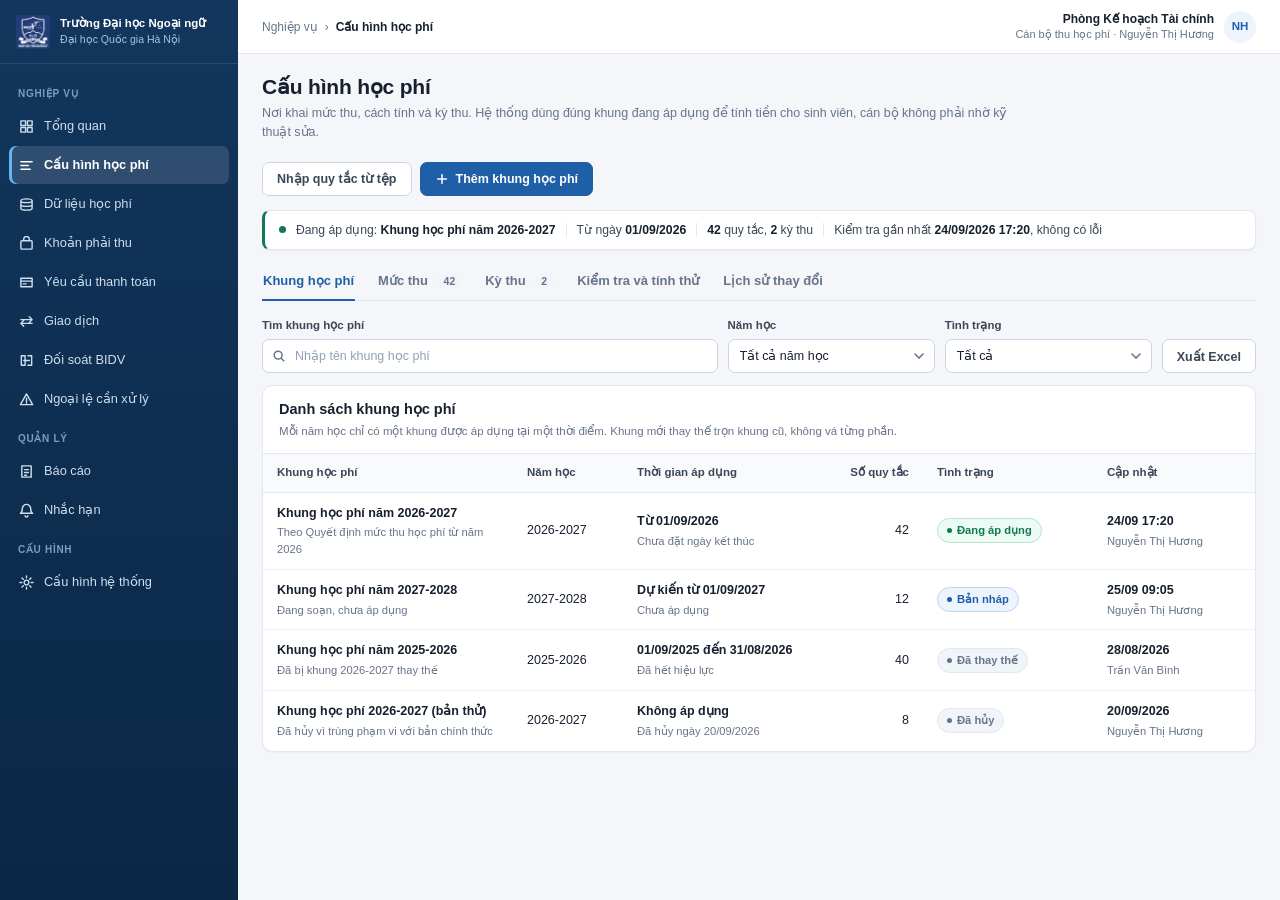
<file: pages/tuition-config.html>
<!DOCTYPE html>
<html lang="vi">
<head>
<meta charset="utf-8">
<meta name="viewport" content="width=device-width, initial-scale=1">
<title>Cấu hình học phí · Hệ thống quản lý thu học phí ULIS</title>
<link rel="stylesheet" href="../css/ulis.css">
</head>
<body data-page="tuition-config" data-crumb="Nghiệp vụ" data-title="Cấu hình học phí">
<div id="toasts"></div>
<div id="app">
  <nav id="sidebar"></nav>
  <div id="main">
    <header id="topbar"></header>
    <div id="content">
      <div class="wrap">

        <div class="phead">
          <div>
            <h1>Cấu hình học phí</h1>
            <p>Nơi khai mức thu, cách tính và kỳ thu. Hệ thống dùng đúng khung đang áp dụng để tính tiền cho sinh viên,
               cán bộ không phải nhờ kỹ thuật sửa.</p>
          </div>
          <div class="phead-act">
            <button class="btn" onclick="notReady('Nhập quy tắc từ tệp')">Nhập quy tắc từ tệp</button>
            <button class="btn btn-primary" onclick="openModal('m-version')">
              <svg viewBox="0 0 16 16"><path d="M8 3v10M3 8h10"/></svg>
              Thêm khung học phí
            </button>
          </div>
        </div>

        <div class="srcbar">
          <span class="dot"></span>
          <span>Đang áp dụng: <b>Khung học phí năm 2026-2027</b></span>
          <span class="sep"></span>
          <span>Từ ngày <b>01/09/2026</b></span>
          <span class="sep"></span>
          <span><b>42</b> quy tắc, <b>2</b> kỳ thu</span>
          <span class="sep"></span>
          <span>Kiểm tra gần nhất <b>24/09/2026 17:20</b>, không có lỗi</span>
        </div>

        <div class="tabs">
          <button class="tab on" data-tab-group="cf" data-tab="versions" onclick="showTab('cf','versions')">Khung học phí</button>
          <button class="tab" data-tab-group="cf" data-tab="rules" onclick="showTab('cf','rules')">Mức thu <span class="n">42</span></button>
          <button class="tab" data-tab-group="cf" data-tab="periods" onclick="showTab('cf','periods')">Kỳ thu <span class="n">2</span></button>
          <button class="tab" data-tab-group="cf" data-tab="check" onclick="showTab('cf','check')">Kiểm tra và tính thử</button>
          <button class="tab" data-tab-group="cf" data-tab="audit" onclick="showTab('cf','audit')">Lịch sử thay đổi</button>
        </div>

        <!-- ================= KHUNG HỌC PHÍ ================= -->
        <div class="pane on" data-pane-group="cf" data-pane="versions">
          <div class="filters f-3">
            <div class="field f-search">
              <label>Tìm khung học phí</label>
              <svg viewBox="0 0 16 16"><circle cx="7" cy="7" r="4.5"/><path d="M10.5 10.5L14 14"/></svg>
              <input class="inp" placeholder="Nhập tên khung học phí" oninput="filterTable(this,'tbl-ver')">
            </div>
            <div class="field">
              <label>Năm học</label>
              <select class="sel"><option>Tất cả năm học</option><option>2026-2027</option><option>2025-2026</option></select>
            </div>
            <div class="field">
              <label>Tình trạng</label>
              <select class="sel"><option>Tất cả</option><option>Đang áp dụng</option><option>Bản nháp</option><option>Đã thay thế</option><option>Đã hủy</option></select>
            </div>
            <div class="field"><button class="btn" onclick="notReady('Xuất danh sách')">Xuất Excel</button></div>
          </div>

          <div class="card">
            <div class="card-hd">
              <div><h2>Danh sách khung học phí</h2>
              <div class="sub">Mỗi năm học chỉ có một khung được áp dụng tại một thời điểm. Khung mới thay thế trọn khung cũ, không vá từng phần.</div></div>
            </div>
            <div class="card-bd flush">
              <div class="tbl-wrap">
                <table class="tbl" id="tbl-ver" style="min-width:1010px">
                  <thead><tr>
                    <th style="min-width:250px">Khung học phí</th>
                    <th style="min-width:110px">Năm học</th>
                    <th style="min-width:200px">Thời gian áp dụng</th>
                    <th class="r" style="min-width:100px">Số quy tắc</th>
                    <th style="min-width:170px">Tình trạng</th>
                    <th style="min-width:150px">Cập nhật</th>
                    <th class="r" style="min-width:86px">Thao tác</th>
                  </tr></thead>
                  <tbody>
                    <tr>
                      <td><div class="t-main">Khung học phí năm 2026-2027</div>
                          <div class="t-sub">Theo Quyết định mức thu học phí từ năm 2026</div></td>
                      <td>2026-2027</td>
                      <td><div class="t-main">Từ 01/09/2026</div><div class="t-sub">Chưa đặt ngày kết thúc</div></td>
                      <td class="r">42</td>
                      <td><span class="bg ok">Đang áp dụng</span></td>
                      <td><div class="t-main">24/09 17:20</div><div class="t-sub">Nguyễn Thị Hương</div></td>
                      <td class="t-act"><button class="btn btn-sm" onclick="showTab('cf','rules')">Chi tiết</button></td>
                    </tr>
                    <tr>
                      <td><div class="t-main">Khung học phí năm 2027-2028</div>
                          <div class="t-sub">Đang soạn, chưa áp dụng</div></td>
                      <td>2027-2028</td>
                      <td><div class="t-main">Dự kiến từ 01/09/2027</div><div class="t-sub">Chưa áp dụng</div></td>
                      <td class="r">12</td>
                      <td><span class="bg info">Bản nháp</span></td>
                      <td><div class="t-main">25/09 09:05</div><div class="t-sub">Nguyễn Thị Hương</div></td>
                      <td class="t-act"><button class="btn btn-sm" onclick="openModal('m-activate')">Chi tiết</button></td>
                    </tr>
                    <tr>
                      <td><div class="t-main">Khung học phí năm 2025-2026</div>
                          <div class="t-sub">Đã bị khung 2026-2027 thay thế</div></td>
                      <td>2025-2026</td>
                      <td><div class="t-main">01/09/2025 đến 31/08/2026</div><div class="t-sub">Đã hết hiệu lực</div></td>
                      <td class="r">40</td>
                      <td><span class="bg mute">Đã thay thế</span></td>
                      <td><div class="t-main">28/08/2026</div><div class="t-sub">Trần Văn Bình</div></td>
                      <td class="t-act"><button class="btn btn-sm" onclick="notReady('Xem khung cũ')">Chi tiết</button></td>
                    </tr>
                    <tr>
                      <td><div class="t-main">Khung học phí 2026-2027 (bản thử)</div>
                          <div class="t-sub">Đã hủy vì trùng phạm vi với bản chính thức</div></td>
                      <td>2026-2027</td>
                      <td><div class="t-main">Không áp dụng</div><div class="t-sub">Đã hủy ngày 20/09/2026</div></td>
                      <td class="r">8</td>
                      <td><span class="bg mute">Đã hủy</span></td>
                      <td><div class="t-main">20/09/2026</div><div class="t-sub">Nguyễn Thị Hương</div></td>
                      <td class="t-act"><button class="btn btn-sm" onclick="notReady('Xem khung đã hủy')">Chi tiết</button></td>
                    </tr>
                  </tbody>
                </table>
              </div>
            </div>
          </div>
        </div>

        <!-- ================= MỨC THU ================= -->
        <div class="pane" data-pane-group="cf" data-pane="rules">

          <div class="srcbar" style="border-left-color:var(--primary)">
            <span>Đang xem mức thu của <b>Khung học phí năm 2026-2027</b></span>
            <span class="sep"></span>
            <span class="bg ok plain">Đang áp dụng</span>
            <span class="grow"></span>
            <span style="color:var(--muted)">Khung đang áp dụng không sửa trực tiếp. Muốn đổi mức thu thì tạo khung mới.</span>
          </div>

          <div class="chips" data-target="tbl-rule">
            <button class="chip on" data-filter="all" onclick="pickChip(this)">Tất cả <span class="n">42</span></button>
            <button class="chip" data-filter="month" onclick="pickChip(this)">Theo tháng <span class="n">18</span></button>
            <button class="chip" data-filter="credit" onclick="pickChip(this)">Theo tín chỉ <span class="n">20</span></button>
            <button class="chip" data-filter="course" onclick="pickChip(this)">Theo học phần <span class="n">4</span></button>
          </div>

          <div class="filters f-3">
            <div class="field f-search">
              <label>Tìm mức thu</label>
              <svg viewBox="0 0 16 16"><circle cx="7" cy="7" r="4.5"/><path d="M10.5 10.5L14 14"/></svg>
              <input class="inp" placeholder="Nhập tên quy tắc hoặc nhóm ngành" oninput="filterTable(this,'tbl-rule')">
            </div>
            <div class="field">
              <label>Khóa tuyển sinh</label>
              <select class="sel"><option>Tất cả khóa</option><option>QH.2022</option><option>QH.2023</option><option>QH.2024</option><option>QH.2025</option><option>QH.2026</option></select>
            </div>
            <div class="field">
              <label>Loại đăng ký</label>
              <select class="sel"><option>Tất cả</option><option>Học lần đầu</option><option>Học lại</option><option>Học cải thiện điểm</option><option>Học tự do</option></select>
            </div>
            <div class="field">
              <button class="btn btn-primary" onclick="openRule()">Thêm mức thu</button>
            </div>
          </div>

          <div class="card">
            <div class="card-hd">
              <div><h2>Mức thu theo từng nhóm sinh viên</h2>
              <div class="sub">Đang hiển thị <b data-count-for="tbl-rule">6</b> trên 42 quy tắc. Nhóm nào khai cụ thể hơn thì được ưu tiên áp dụng.</div></div>
            </div>
            <div class="card-bd flush">
              <div class="tbl-wrap">
                <table class="tbl" id="tbl-rule" style="min-width:1060px">
                  <thead><tr>
                    <th style="min-width:210px">Tên quy tắc</th>
                    <th style="min-width:240px">Áp dụng cho</th>
                    <th style="min-width:120px">Loại đăng ký</th>
                    <th style="min-width:110px">Cách tính</th>
                    <th class="r" style="min-width:140px">Mức thu</th>
                    <th style="min-width:150px">Kết quả kiểm tra</th>
                    <th class="r" style="min-width:86px">Thao tác</th>
                  </tr></thead>
                  <tbody>
                    <tr data-tags="month">
                      <td><div class="t-main">Học phí tháng cho QH.2022 và QH.2023</div></td>
                      <td><div class="t-main">Khóa QH.2022, QH.2023</div>
                          <div class="t-sub">Anh, Pháp, Đức, Trung, Nhật, Hàn · chương trình chuẩn</div></td>
                      <td>Học lần đầu</td>
                      <td>Theo tháng</td>
                      <td class="money">3.500.000 đ<div class="t-sub" style="font-weight:400">mỗi tháng</div></td>
                      <td><span class="bg ok">Không có lỗi</span></td>
                      <td class="t-act"><button class="btn btn-sm" onclick="openRule('m1')">Chi tiết</button></td>
                    </tr>
                    <tr data-tags="month">
                      <td><div class="t-main">Học phí tháng cho QH.2024 và QH.2025</div></td>
                      <td><div class="t-main">Khóa QH.2024, QH.2025</div>
                          <div class="t-sub">Anh, Pháp, Đức, Trung, Nhật, Hàn · chương trình chuẩn</div></td>
                      <td>Học lần đầu</td>
                      <td>Theo tháng</td>
                      <td class="money">3.800.000 đ<div class="t-sub" style="font-weight:400">mỗi tháng</div></td>
                      <td><span class="bg ok">Không có lỗi</span></td>
                      <td class="t-act"><button class="btn btn-sm" onclick="openRule('m2')">Chi tiết</button></td>
                    </tr>
                    <tr data-tags="month">
                      <td><div class="t-main">Học phí tháng cho QH.2026 trở đi</div></td>
                      <td><div class="t-main">Khóa QH.2026 và các khóa sau</div>
                          <div class="t-sub">Anh, Pháp, Đức, Trung, Nhật, Hàn · chương trình chuẩn</div></td>
                      <td>Học lần đầu</td>
                      <td>Theo tháng</td>
                      <td class="money">4.200.000 đ<div class="t-sub" style="font-weight:400">mỗi tháng</div></td>
                      <td><span class="bg ok">Không có lỗi</span></td>
                      <td class="t-act"><button class="btn btn-sm" onclick="openRule('m3')">Chi tiết</button></td>
                    </tr>
                    <tr data-tags="month">
                      <td><div class="t-main">Học phí tháng nhóm Nga, Ả Rập, sư phạm</div></td>
                      <td><div class="t-main">Khóa QH.2022 đến QH.2025</div>
                          <div class="t-sub">Nga, Ả Rập, Văn hóa truyền thông xuyên quốc gia, sư phạm không hưởng hỗ trợ</div></td>
                      <td>Học lần đầu</td>
                      <td>Theo tháng</td>
                      <td class="money">2.310.000 đ<div class="t-sub" style="font-weight:400">mỗi tháng</div></td>
                      <td><span class="bg warn">Chưa phủ khóa QH.2026</span></td>
                      <td class="t-act"><button class="btn btn-sm" onclick="openRule('m4')">Chi tiết</button></td>
                    </tr>
                    <tr data-tags="credit">
                      <td><div class="t-main">Học lại và học cải thiện, chương trình chuẩn</div></td>
                      <td><div class="t-main">Áp dụng tất cả khóa</div>
                          <div class="t-sub">Chương trình chuẩn</div></td>
                      <td>Học lại</td>
                      <td>Theo tín chỉ</td>
                      <td class="money">920.000 đ<div class="t-sub" style="font-weight:400">mỗi tín, hệ số 1</div></td>
                      <td><span class="bg ok">Không có lỗi</span></td>
                      <td class="t-act"><button class="btn btn-sm" onclick="openRule('c1')">Chi tiết</button></td>
                    </tr>
                    <tr data-tags="credit">
                      <td><div class="t-main">Học phần ngoài chương trình đào tạo</div></td>
                      <td><div class="t-main">Áp dụng tất cả khóa</div>
                          <div class="t-sub">Chương trình chuẩn</div></td>
                      <td>Học tự do</td>
                      <td>Theo tín chỉ</td>
                      <td class="money">920.000 đ<div class="t-sub" style="font-weight:400">mỗi tín, hệ số 1,5</div></td>
                      <td><span class="bg ok">Không có lỗi</span></td>
                      <td class="t-act"><button class="btn btn-sm" onclick="openRule('c2')">Chi tiết</button></td>
                    </tr>
                  </tbody>
                </table>
              </div>
              <div class="tfoot">
                <div>Hiển thị 1 đến 6 trong 42 quy tắc</div>
                <div class="pager">
                  <button class="pg" disabled>‹</button>
                  <button class="pg on">1</button><button class="pg">2</button><button class="pg">3</button>
                  <button class="pg">4</button><button class="pg">5</button><button class="pg">6</button>
                  <button class="pg">7</button><button class="pg">›</button>
                </div>
              </div>
            </div>
          </div>
        </div>

        <!-- ================= KỲ THU ================= -->
        <div class="pane" data-pane-group="cf" data-pane="periods">
          <div class="card">
            <div class="card-hd">
              <div><h2>Kỳ thu của năm học 2026-2027</h2>
              <div class="sub">Kỳ thu quyết định <b>thu bao nhiêu tháng</b> và <b>hạn nộp</b>. Mức thu một tháng khai ở tab Mức thu, số tháng khai ở đây.</div></div>
              <div class="card-hd-act">
                <button class="btn btn-primary" onclick="openPeriod()">Thêm kỳ thu</button>
              </div>
            </div>
            <div class="card-bd flush">
              <div class="tbl-wrap">
                <table class="tbl" style="min-width:1000px">
                  <thead><tr>
                    <th style="min-width:260px">Kỳ thu</th>
                    <th style="min-width:130px">Học kỳ</th>
                    <th class="r" style="min-width:110px">Số tháng thu</th>
                    <th style="min-width:130px">Hạn nộp</th>
                    <th style="min-width:180px">Áp cho nhóm nào</th>
                    <th style="min-width:130px">Tình trạng</th>
                    <th class="r" style="min-width:86px">Thao tác</th>
                  </tr></thead>
                  <tbody>
                    <tr>
                      <td><div class="t-main">Học phí chính quy học kỳ 1</div>
                          <div class="t-sub">Thu một lần cho cả kỳ</div></td>
                      <td>Học kỳ 1</td>
                      <td class="r"><b>5 tháng</b></td>
                      <td><div class="t-main">31/10/2026</div><div class="t-sub">Còn 36 ngày</div></td>
                      <td>Sinh viên đại học chính quy còn học trong kỳ</td>
                      <td><span class="bg ok">Đang mở</span></td>
                      <td class="t-act"><button class="btn btn-sm" onclick="openPeriod('p1')">Chi tiết</button></td>
                    </tr>
                    <tr>
                      <td><div class="t-main">Học lại và học cải thiện học kỳ 1</div>
                          <div class="t-sub">Thu theo số tín chỉ đăng ký lại</div></td>
                      <td>Học kỳ 1</td>
                      <td class="r" style="color:var(--muted)">Không áp dụng</td>
                      <td><div class="t-main">22/09/2026</div><div class="t-sub">Đã hết hạn</div></td>
                      <td>Sinh viên có đăng ký học lại hoặc học cải thiện</td>
                      <td><span class="bg mute">Đã đóng</span></td>
                      <td class="t-act"><button class="btn btn-sm" onclick="openPeriod('p2')">Chi tiết</button></td>
                    </tr>
                  </tbody>
                </table>
              </div>
            </div>
          </div>

          <div class="note info">
            <svg class="ic" viewBox="0 0 16 16"><circle cx="8" cy="8" r="6.5"/><path d="M8 7.5v4M8 5v.6"/></svg>
            <div><span class="nt">Vì sao số tháng phải khai tay</span>
            Mốc ngày bắt đầu và kết thúc học kỳ trong hệ đào tạo thường nhập chưa chính xác, nên hệ thống không tự suy ra số tháng.
            Phòng Kế hoạch Tài chính khai con số này theo thông báo thu học phí của Nhà trường.</div>
          </div>
        </div>

        <!-- ================= KIỂM TRA VÀ TÍNH THỬ ================= -->
        <div class="pane" data-pane-group="cf" data-pane="check">

          <div class="card">
            <div class="card-hd">
              <div><h2>Kết quả kiểm tra khung học phí 2026-2027</h2>
              <div class="sub">Chạy lúc 24/09/2026 17:20 trên 8.214 sinh viên của học kỳ 1</div></div>
              <div class="card-hd-act">
                <button class="btn btn-primary" onclick="toast('Đang kiểm tra lại khung học phí.','ok')">Kiểm tra lại</button>
              </div>
            </div>
            <div class="card-bd">
              <div class="sumrow" style="margin-bottom:0">
                <div class="it"><div class="l">Tính được học phí</div><div class="v ok">8.196</div><div class="s">99,8% sinh viên</div></div>
                <div class="it"><div class="l">Không tìm thấy mức thu</div><div class="v err">18</div><div class="s">phải bổ sung quy tắc</div></div>
                <div class="it"><div class="l">Khớp nhiều quy tắc</div><div class="v">0</div><div class="s">không có nhóm nào bị trùng</div></div>
                <div class="it"><div class="l">Cảnh báo</div><div class="v warn">2</div><div class="s">không chặn việc áp dụng</div></div>
              </div>
            </div>
          </div>

          <div class="card">
            <div class="card-hd"><div><h2>Việc cần xử lý</h2>
              <div class="sub">Mục ghi <b>Phải sửa</b> thì chưa áp dụng khung được, mục <b>Nên xem lại</b> thì vẫn áp dụng bình thường</div></div></div>
            <div class="card-bd flush">
              <div class="tbl-wrap">
                <table class="tbl" style="min-width:940px">
                  <thead><tr>
                    <th style="min-width:110px">Mức độ</th>
                    <th style="min-width:240px">Nhóm sinh viên bị ảnh hưởng</th>
                    <th style="min-width:300px">Nguyên nhân</th>
                    <th style="min-width:200px">Cách xử lý</th>
                  </tr></thead>
                  <tbody>
                    <tr>
                      <td><span class="bg err">Phải sửa</span></td>
                      <td><div class="t-main">18 sinh viên khóa QH.2026</div><div class="t-sub">Nhóm ngành Ả Rập</div></td>
                      <td>Chưa có quy tắc nào khai mức thu cho nhóm này</td>
                      <td><button class="btn btn-sm" onclick="openRule()">Thêm mức thu</button></td>
                    </tr>
                    <tr>
                      <td><span class="bg warn">Nên xem lại</span></td>
                      <td><div class="t-main">Nhóm học lại chương trình chuẩn</div></td>
                      <td>Đơn giá 920.000 đ một tín chưa khớp với mức tháng 3.500.000 đ đang khai, chênh khoảng 0,5%</td>
                      <td><button class="btn btn-sm" onclick="openRule('c1')">Xem quy tắc</button></td>
                    </tr>
                    <tr>
                      <td><span class="bg warn">Nên xem lại</span></td>
                      <td><div class="t-main">Sinh viên diện chính sách</div></td>
                      <td>Chưa khai mức miễn giảm, hiện đang xử lý từng trường hợp bằng điều chỉnh tay</td>
                      <td><span style="color:var(--muted)">Chờ Nhà trường hướng dẫn</span></td>
                    </tr>
                  </tbody>
                </table>
              </div>
            </div>
          </div>

          <div class="card">
            <div class="card-hd">
              <div><h2>Tính thử cho một sinh viên</h2>
              <div class="sub">Kiểm tra hệ thống ra bao nhiêu tiền trước khi áp dụng khung mới</div></div>
            </div>
            <div class="card-bd">
              <div class="grid3" style="margin-bottom:14px">
                <div class="field"><label>Mã sinh viên</label><input class="inp" value="23041205"></div>
                <div class="field"><label>Kỳ thu</label><select class="sel"><option>Học phí chính quy học kỳ 1, năm học 2026-2027</option></select></div>
                <div class="field" style="display:flex;align-items:flex-end">
                  <button class="btn btn-primary" style="width:100%" onclick="document.getElementById('try-res').style.display='';toast('Đã tính thử xong.','ok')">Tính thử</button>
                </div>
              </div>
              <div id="try-res" style="display:none">
                <div class="mini-wrap">
                  <table class="mini">
                    <thead><tr><th>Nội dung</th><th>Quy tắc áp dụng</th><th>Cách tính</th><th class="r">Thành tiền</th></tr></thead>
                    <tbody>
                      <tr>
                        <td>Học phí chính quy</td>
                        <td>Học phí tháng cho QH.2022 và QH.2023</td>
                        <td>3.500.000 đ nhân 5 tháng</td>
                        <td class="r">17.500.000 đ</td>
                      </tr>
                    </tbody>
                  </table>
                  <div class="mini-sum"><span>Học phí phải thu</span><span>17.500.000 đ</span></div>
                </div>
                <div class="note ok" style="margin-top:12px">
                  <svg class="ic" viewBox="0 0 16 16"><path d="M3 8.5l3.5 3.5L13 5"/></svg>
                  <div><span class="nt">Tính được, không có vướng mắc</span>
                  Sinh viên Nguyễn Minh Anh, khóa QH.2023, ngành Ngôn ngữ Anh, đang học trong kỳ.</div>
                </div>
              </div>
            </div>
          </div>
        </div>

        <!-- ================= LỊCH SỬ ================= -->
        <div class="pane" data-pane-group="cf" data-pane="audit">
          <div class="card">
            <div class="card-hd">
              <div><h2>Lịch sử thay đổi cấu hình</h2>
              <div class="sub">Ghi lại ai đổi gì, khi nào và vì sao, phục vụ giải trình khi cần</div></div>
            </div>
            <div class="card-bd flush">
              <div class="tbl-wrap">
                <table class="tbl" style="min-width:960px">
                  <thead><tr>
                    <th style="min-width:145px">Thời điểm</th>
                    <th style="min-width:170px">Người thực hiện</th>
                    <th style="min-width:250px">Thay đổi</th>
                    <th style="min-width:300px">Lý do và căn cứ</th>
                  </tr></thead>
                  <tbody>
                    <tr><td>24/09/2026 17:20</td><td>Nguyễn Thị Hương</td>
                        <td><div class="t-main">Áp dụng khung học phí 2026-2027</div></td>
                        <td>Theo Quyết định mức thu học phí từ năm 2026 và năm học 2026-2027</td></tr>
                    <tr><td>24/09/2026 16:05</td><td>Nguyễn Thị Hương</td>
                        <td><div class="t-main">Thêm 18 quy tắc tính theo tháng</div></td>
                        <td>Chuyển học phí chính quy sang thu theo tháng</td></tr>
                    <tr><td>24/09/2026 15:30</td><td>Nguyễn Thị Hương</td>
                        <td><div class="t-main">Đặt kỳ thu học kỳ 1 là 5 tháng</div></td>
                        <td>Theo thông báo thu học phí của Nhà trường</td></tr>
                    <tr><td>23/09/2026 10:40</td><td>Trần Văn Bình</td>
                        <td><div class="t-main">Sửa mức thu nhóm Nga từ 2.100.000 đ lên 2.310.000 đ</div></td>
                        <td>Tăng theo chỉ số giá tiêu dùng, đúng thông báo tuyển sinh</td></tr>
                    <tr><td>22/09/2026 15:12</td><td>Nguyễn Thị Hương</td>
                        <td><div class="t-main">Hủy bản nháp Khung 2026-2027 (bản thử)</div></td>
                        <td>Trùng phạm vi với bản chính thức, tạo nhầm</td></tr>
                  </tbody>
                </table>
              </div>
            </div>
          </div>
        </div>

      </div>
    </div>
  </div>
</div>

<!-- ======================= HỘP THOẠI MỨC THU ======================= -->
<div class="mov" id="m-rule">
  <div class="mdl wide">
    <div class="mdl-hd">
      <div><h2 id="r-title">Thêm mức thu</h2>
      <div class="sub">Khai mức thu và cách tính cho một nhóm sinh viên</div></div>
      <button class="x" onclick="closeModal('m-rule')">✕</button>
    </div>
    <div class="mdl-bd">

      <div class="fgroup">
        <div class="fgroup-t">Tên quy tắc</div>
        <div class="field">
          <input class="inp" id="r-name" placeholder="Ví dụ: Học phí tháng cho QH.2026 nhóm ngành Ả Rập">
          <p class="hint">Đặt tên để người dùng sau đọc là biết quy tắc áp cho ai.</p>
        </div>
      </div>

      <div class="fgroup">
        <div class="fgroup-t">Áp dụng cho</div>
        <div class="grid3">
          <div class="field"><label>Khóa tuyển sinh</label>
            <select class="sel" id="r-cohort"><option>Tất cả khóa</option><option>QH.2022</option><option>QH.2023</option><option>QH.2024</option><option>QH.2025</option><option selected>QH.2026</option></select></div>
          <div class="field"><label>Ngành hoặc nhóm ngành</label>
            <select class="sel" id="r-major"><option>Tất cả ngành</option><option>Anh, Pháp, Đức, Trung, Nhật, Hàn</option><option selected>Ngôn ngữ Ả Rập</option><option>Ngôn ngữ Nga</option></select></div>
          <div class="field"><label>Chương trình đào tạo</label>
            <select class="sel"><option>Tất cả chương trình</option><option selected>Chương trình chuẩn</option><option>Chương trình sư phạm</option></select></div>
        </div>
        <div class="grid3" style="margin-top:12px">
          <div class="field"><label>Học kỳ</label>
            <select class="sel"><option selected>Tất cả học kỳ</option><option>Học kỳ 1</option><option>Học kỳ 2</option><option>Học kỳ hè</option></select></div>
          <div class="field"></div>
          <div class="field"></div>
        </div>
        <p class="hint">Chọn <b>Tất cả</b> nghĩa là quy tắc áp cho mọi trường hợp của tiêu chí đó.
           Nếu một sinh viên khớp nhiều quy tắc thì quy tắc khai cụ thể hơn được ưu tiên.</p>
      </div>

      <div class="fgroup">
        <div class="fgroup-t">Loại đăng ký <span class="req">*</span></div>
        <div class="field">
          <select class="sel" id="r-regtype" onchange="switchMethod()">
            <option value="FIRST">Học lần đầu</option>
            <option value="RETAKE">Học lại</option>
            <option value="IMPROVE">Học cải thiện điểm</option>
            <option value="FREE">Học phần ngoài chương trình đào tạo</option>
          </select>
          <p class="hint">Bắt buộc chọn một loại. Mỗi loại đăng ký có mức thu và hệ số riêng theo thông báo của Nhà trường.</p>
        </div>
      </div>

      <div class="fgroup">
        <div class="fgroup-t">Cách tính và mức thu</div>
        <div class="grid2">
          <div class="field">
            <label>Cách tính <span class="req">*</span></label>
            <select class="sel" id="r-method" onchange="switchMethod()">
              <option value="month">Theo tháng (thu cố định hằng tháng)</option>
              <option value="credit">Theo tín chỉ (nhân số tín của học phần)</option>
              <option value="course">Theo học phần (mỗi học phần một mức)</option>
            </select>
          </div>
          <div class="field">
            <label id="r-amount-l">Mức thu một tháng (đồng) <span class="req">*</span></label>
            <input class="inp" id="r-amount" value="4.200.000" oninput="updFormula()">
          </div>
        </div>

        <div class="grid2" id="r-credit-row" style="margin-top:12px;display:none">
          <div class="field">
            <label>Hệ số</label>
            <select class="sel" id="r-coef" onchange="updFormula()">
              <option value="1">1 (học lại và học cải thiện điểm)</option>
              <option value="1.5">1,5 (học phần ngoài chương trình đào tạo)</option>
            </select>
            <p class="hint">Chỉ chọn được hệ số đã khai trong khung học phí kèm căn cứ ban hành.</p>
          </div>
          <div class="field"></div>
        </div>

        <div class="note info" id="r-month-note" style="margin-top:12px">
          <svg class="ic" viewBox="0 0 16 16"><circle cx="8" cy="8" r="6.5"/><path d="M8 7.5v4M8 5v.6"/></svg>
          <div><span class="nt">Thu theo tháng không phụ thuộc số học phần đăng ký</span>
          Sinh viên đăng ký nhiều hay ít học phần đều nộp như nhau. Số tháng của kỳ thu khai ở tab
          <b>Kỳ thu</b>, quy tắc này chỉ khai mức thu của một tháng.</div>
        </div>

        <div style="margin-top:12px">
          <div class="fgroup-t" style="border:none;padding:0;margin-bottom:7px">Hệ thống sẽ tính như sau</div>
          <div class="formula" id="r-formula"></div>
        </div>
      </div>

      <div class="fgroup">
        <div class="fgroup-t">Ghi chú</div>
        <textarea class="inp" rows="2" placeholder="Ghi căn cứ hoặc lưu ý cho người dùng sau"></textarea>
      </div>

    </div>
    <div class="mdl-ft">
      <button class="btn" onclick="closeModal('m-rule')">Hủy</button>
      <button class="btn btn-primary" onclick="closeModal('m-rule');toast('Đã lưu mức thu vào bản nháp khung học phí.','ok')">Lưu mức thu</button>
    </div>
  </div>
</div>

<!-- ======================= HỘP THOẠI KỲ THU ======================= -->
<div class="mov" id="m-period">
  <div class="mdl">
    <div class="mdl-hd">
      <div><h2 id="pd-title">Thêm kỳ thu</h2>
      <div class="sub">Kỳ thu quyết định thu bao nhiêu tháng và hạn nộp của sinh viên</div></div>
      <button class="x" onclick="closeModal('m-period')">✕</button>
    </div>
    <div class="mdl-bd">
      <div class="field" style="margin-bottom:13px">
        <label>Tên kỳ thu <span class="req">*</span></label>
        <input class="inp" id="pd-name" placeholder="Ví dụ: Học phí chính quy học kỳ 2">
      </div>
      <div class="grid2">
        <div class="field"><label>Năm học <span class="req">*</span></label>
          <select class="sel"><option>2026-2027</option></select></div>
        <div class="field"><label>Học kỳ <span class="req">*</span></label>
          <select class="sel" id="pd-term"><option>Học kỳ 1</option><option>Học kỳ 2</option><option>Học kỳ hè</option></select></div>
      </div>
      <div class="grid2" style="margin-top:13px">
        <div class="field">
          <label>Cách thu <span class="req">*</span></label>
          <select class="sel" id="pd-mode" onchange="switchPeriodMode()">
            <option value="month">Thu theo tháng, cả kỳ một lần</option>
            <option value="credit">Thu theo tín chỉ đăng ký</option>
          </select>
        </div>
        <div class="field" id="pd-months-f">
          <label>Số tháng thu <span class="req">*</span></label>
          <input class="inp" id="pd-months" value="5" oninput="updPeriodPreview()">
        </div>
      </div>
      <div class="field" style="margin-top:13px">
        <label>Hạn nộp <span class="req">*</span></label>
        <input class="inp" id="pd-due" value="31/10/2026">
      </div>
      <div class="field" style="margin-top:13px">
        <label>Áp cho nhóm nào</label>
        <select class="sel"><option>Sinh viên đại học chính quy còn học trong kỳ</option><option>Sinh viên có đăng ký học lại hoặc học cải thiện</option></select>
      </div>

      <div class="formula" id="pd-preview" style="margin-top:14px"></div>

      <div class="note warn" style="margin-top:13px">
        <svg class="ic" viewBox="0 0 16 16"><path d="M8 2L1.5 13.5h13zM8 6.5v3.5M8 11.6v.5"/></svg>
        <div><span class="nt">Đổi số tháng là đổi số tiền của cả kỳ</span>
        Nếu kỳ thu đã có sinh viên nộp tiền, hệ thống không tự sửa khoản đã thu mà báo <b>Cần điều chỉnh</b> để cán bộ xem lại từng trường hợp.</div>
      </div>
    </div>
    <div class="mdl-ft">
      <button class="btn" onclick="closeModal('m-period')">Hủy</button>
      <button class="btn btn-primary" onclick="closeModal('m-period');toast('Đã lưu kỳ thu.','ok')">Lưu kỳ thu</button>
    </div>
  </div>
</div>

<!-- ======================= HỘP THOẠI THÊM KHUNG ======================= -->
<div class="mov" id="m-version">
  <div class="mdl">
    <div class="mdl-hd">
      <div><h2>Thêm khung học phí</h2>
      <div class="sub">Tạo bản nháp trước, khai đủ mức thu rồi mới áp dụng</div></div>
      <button class="x" onclick="closeModal('m-version')">✕</button>
    </div>
    <div class="mdl-bd">
      <div class="field" style="margin-bottom:13px">
        <label>Tên khung học phí <span class="req">*</span></label>
        <input class="inp" placeholder="Ví dụ: Khung học phí năm 2027-2028">
      </div>
      <div class="grid2">
        <div class="field"><label>Năm học <span class="req">*</span></label>
          <select class="sel"><option>2027-2028</option><option>2026-2027</option></select></div>
        <div class="field"><label>Áp dụng từ ngày <span class="req">*</span></label>
          <input class="inp" placeholder="dd/mm/yyyy" value="01/09/2027"></div>
      </div>
      <div class="field" style="margin-top:13px">
        <label>Căn cứ ban hành</label>
        <input class="inp" placeholder="Số và tên văn bản">
        <p class="hint">Có thể để trống khi lưu nháp, nhưng bắt buộc phải có trước khi áp dụng.</p>
      </div>
      <div class="note info" style="margin-top:14px">
        <svg class="ic" viewBox="0 0 16 16"><circle cx="8" cy="8" r="6.5"/><path d="M8 7.5v4M8 5v.6"/></svg>
        <div><span class="nt">Khung mới thay thế trọn khung cũ</span>
        Khi áp dụng khung mới, khung của năm học đó kết thúc ngay trước ngày khung mới bắt đầu.
        Các khoản học phí đã tính trước đó giữ nguyên mức thu cũ.</div>
      </div>
    </div>
    <div class="mdl-ft">
      <button class="btn" onclick="closeModal('m-version')">Hủy</button>
      <button class="btn btn-primary" onclick="closeModal('m-version');toast('Đã tạo bản nháp khung học phí.','ok')">Lưu bản nháp</button>
    </div>
  </div>
</div>

<!-- ======================= HỘP THOẠI ÁP DỤNG KHUNG ======================= -->
<div class="mov" id="m-activate">
  <div class="mdl">
    <div class="mdl-hd">
      <div><h2>Áp dụng khung học phí năm 2027-2028</h2>
      <div class="sub">Còn 3 điều kiện chưa đạt, hoàn tất rồi mới áp dụng được</div></div>
      <button class="x" onclick="closeModal('m-activate')">✕</button>
    </div>
    <div class="mdl-bd">
      <div class="cond">
        <span class="st ok">✓</span>
        <div><div class="cond-t">Đã khai ngày bắt đầu áp dụng</div>
        <div class="cond-m">Từ 01/09/2027</div></div>
      </div>
      <div class="cond">
        <span class="st no">!</span>
        <div><div class="cond-t">Chưa đính kèm căn cứ ban hành</div>
        <div class="cond-m">Bắt buộc có quyết định hoặc thông báo của Nhà trường.
        <button class="btn-link" onclick="notReady('Bổ sung căn cứ')">Bổ sung ngay</button></div></div>
      </div>
      <div class="cond">
        <span class="st no">!</span>
        <div><div class="cond-t">Còn 34 nhóm sinh viên chưa có mức thu</div>
        <div class="cond-m">Khung hiện có 12 quy tắc, cần khai đủ trước khi áp dụng.
        <button class="btn-link" onclick="closeModal('m-activate');showTab('cf','rules')">Xem mức thu</button></div></div>
      </div>
      <div class="cond">
        <span class="st no">!</span>
        <div><div class="cond-t">Chưa chạy kiểm tra trên khung này</div>
        <div class="cond-m">Kiểm tra phải đạt và chạy trên đúng nội dung hiện tại.
        <button class="btn-link" onclick="closeModal('m-activate');showTab('cf','check')">Chạy kiểm tra</button></div></div>
      </div>

      <div class="note warn" style="margin-top:14px">
        <svg class="ic" viewBox="0 0 16 16"><path d="M8 2L1.5 13.5h13zM8 6.5v3.5M8 11.6v.5"/></svg>
        <div><span class="nt">Sau khi áp dụng, khung bị khóa</span>
        Không sửa được nữa. Muốn đổi mức thu thì phải tạo khung mới và áp dụng thay thế.</div>
      </div>
    </div>
    <div class="mdl-ft">
      <button class="btn" onclick="closeModal('m-activate')">Đóng</button>
      <button class="btn btn-primary" disabled>Áp dụng khung học phí</button>
    </div>
  </div>
</div>

<script src="../js/ulis.js"></script>
<script>
var RULES = {
  m1:{ name:'Học phí tháng cho QH.2022 và QH.2023', method:'month', amount:'3.500.000', cohort:'QH.2023', major:'Anh, Pháp, Đức, Trung, Nhật, Hàn', reg:'FIRST', coef:'1'},
  m2:{ name:'Học phí tháng cho QH.2024 và QH.2025', method:'month', amount:'3.800.000', cohort:'QH.2024', major:'Anh, Pháp, Đức, Trung, Nhật, Hàn', reg:'FIRST', coef:'1'},
  m3:{ name:'Học phí tháng cho QH.2026 trở đi',     method:'month', amount:'4.200.000', cohort:'QH.2026', major:'Anh, Pháp, Đức, Trung, Nhật, Hàn', reg:'FIRST', coef:'1'},
  m4:{ name:'Học phí tháng nhóm Nga, Ả Rập, sư phạm', method:'month', amount:'2.310.000', cohort:'QH.2025', major:'Ngôn ngữ Nga', reg:'FIRST', coef:'1'},
  c1:{ name:'Học lại và học cải thiện, chương trình chuẩn', method:'credit', amount:'920.000', cohort:'Tất cả khóa', major:'Tất cả ngành', reg:'RETAKE', coef:'1'},
  c2:{ name:'Học phần ngoài chương trình đào tạo',  method:'credit', amount:'920.000', cohort:'Tất cả khóa', major:'Tất cả ngành', reg:'FREE', coef:'1.5'}
};

function openRule(key) {
  var r = key ? RULES[key] : null;
  document.getElementById('r-title').textContent = r ? 'Chi tiết mức thu' : 'Thêm mức thu';
  document.getElementById('r-name').value = r ? r.name : '';
  document.getElementById('r-method').value = r ? r.method : 'month';
  document.getElementById('r-amount').value = r ? r.amount : '4.200.000';
  document.getElementById('r-regtype').value = r ? r.reg : 'FIRST';
  document.getElementById('r-coef').value = r ? r.coef : '1';
  if (r) { setSel('r-cohort', r.cohort); setSel('r-major', r.major); }
  switchMethod();
  openModal('m-rule');
}

function setSel(id, text) {
  var s = document.getElementById(id);
  for (var i = 0; i < s.options.length; i++) {
    if (s.options[i].text === text) { s.selectedIndex = i; return; }
  }
}

/* Đổi cách tính thì đổi nhãn ô nhập, ô hệ số và câu giải thích */
function switchMethod() {
  var m = document.getElementById('r-method').value;
  var lbl = document.getElementById('r-amount-l');
  document.getElementById('r-credit-row').style.display = (m === 'credit') ? '' : 'none';
  document.getElementById('r-month-note').style.display = (m === 'month') ? '' : 'none';
  if (m === 'month')  lbl.innerHTML = 'Mức thu một tháng (đồng) <span class="req">*</span>';
  if (m === 'credit') lbl.innerHTML = 'Đơn giá một tín chỉ (đồng) <span class="req">*</span>';
  if (m === 'course') lbl.innerHTML = 'Mức thu một học phần (đồng) <span class="req">*</span>';
  updFormula();
}

function updFormula() {
  var m = document.getElementById('r-method').value;
  var v = Number(document.getElementById('r-amount').value.replace(/[^\d]/g, '') || 0);
  var f = document.getElementById('r-formula');
  var txt, res;
  if (m === 'month') {
    txt = 'Số tiền = <b>Mức thu một tháng</b> nhân <b>Số tháng của kỳ thu</b>';
    res = 'Kỳ thu 5 tháng: ' + vnd(v) + ' đ nhân 5 = ' + vnd(v * 5) + ' đ';
  } else if (m === 'credit') {
    var c = Number(document.getElementById('r-coef').value || 1);
    txt = 'Số tiền = <b>Số tín chỉ</b> nhân <b>Đơn giá một tín</b> nhân <b>Hệ số</b>';
    res = 'Học phần 3 tín: 3 nhân ' + vnd(v) + ' đ nhân ' + String(c).replace('.', ',') + ' = ' + vnd(v * 3 * c) + ' đ';
  } else {
    txt = 'Số tiền = <b>Mức thu của học phần</b>, không nhân số tín chỉ';
    res = 'Mỗi học phần: ' + vnd(v) + ' đ';
  }
  f.innerHTML = txt + '<span class="res">' + res + '</span>';
}

/* ---------- Kỳ thu ---------- */
var PERIODS = {
  p1:{ name:'Học phí chính quy học kỳ 1', term:'Học kỳ 1', mode:'month', months:'5', due:'31/10/2026' },
  p2:{ name:'Học lại và học cải thiện học kỳ 1', term:'Học kỳ 1', mode:'credit', months:'', due:'22/09/2026' }
};

function openPeriod(key) {
  var p = key ? PERIODS[key] : null;
  document.getElementById('pd-title').textContent = p ? 'Chi tiết kỳ thu' : 'Thêm kỳ thu';
  document.getElementById('pd-name').value = p ? p.name : '';
  document.getElementById('pd-mode').value = p ? p.mode : 'month';
  document.getElementById('pd-months').value = p ? p.months : '5';
  document.getElementById('pd-due').value = p ? p.due : '';
  if (p) setSel('pd-term', p.term);
  switchPeriodMode();
  openModal('m-period');
}

function switchPeriodMode() {
  var m = document.getElementById('pd-mode').value;
  document.getElementById('pd-months-f').style.display = (m === 'month') ? '' : 'none';
  updPeriodPreview();
}

function updPeriodPreview() {
  var m = document.getElementById('pd-mode').value;
  var n = Number(document.getElementById('pd-months').value.replace(/[^\d]/g, '') || 0);
  var el = document.getElementById('pd-preview');
  if (m === 'month') {
    el.innerHTML = 'Sinh viên nộp <b>một lần cho cả kỳ</b>, bằng mức thu một tháng nhân ' + n + ' tháng.' +
      '<span class="res">Mức 3.500.000 đ mỗi tháng thì sinh viên nộp ' + vnd(3500000 * n) + ' đ</span>';
  } else {
    el.innerHTML = 'Số tiền tính theo <b>số tín chỉ sinh viên đăng ký lại</b>, mỗi người một số khác nhau.' +
      '<span class="res">Ví dụ 7 tín với đơn giá 920.000 đ thì nộp 6.440.000 đ</span>';
  }
}

updFormula();
updPeriodPreview();
</script>
</body>
</html>
</file>
<file: css/styles.css>
/* =========================================================
   ULIS ADMIN — SHARED STYLESHEET
   Hệ thống quản lý thu học phí online ULIS
   ========================================================= */

/* =========================== RESET & BASE =========================== */
*, *::before, *::after {
  box-sizing: border-box;
  margin: 0;
  padding: 0;
}

:root {
  --navy: #12365D;
  --navy-dk: #0B2745;
  --navy-soft: #EAF1F8;

  --primary: #2563A9;
  --primary-h: #1D4F87;
  --primary-soft: #EAF3FF;

  --bg: #F5F7FA;
  --bg-subtle: #F8FAFC;
  --surface: #FFFFFF;

  --border: #E3E9F1;
  --border-dk: #CBD5E1;

  --text: #182230;
  --text-sec: #334155;
  --muted: #64748B;
  --muted-lt: #94A3B8;

  --success: #15845A;
  --success-bg: #ECFDF5;
  --success-bd: #A7F3D0;

  --warning: #B7791F;
  --warn-bg: #FFFBEB;
  --warn-bd: #FDE68A;

  --error: #B42318;
  --error-bg: #FFF1F2;
  --error-bd: #FDA4AF;

  --info: #2563A9;
  --info-bg: #EFF6FF;
  --info-bd: #BFDBFE;

  --purple: #7C3AED;
  --purple-bg: #F5F3FF;
  --purple-bd: #DDD6FE;

  --neutral-bg: #F1F5F9;

  --shadow-xs: 0 1px 2px rgba(15, 23, 42, .04), 0 1px 4px rgba(15, 23, 42, .04);
  --shadow-sm: 0 6px 18px rgba(15, 23, 42, .07);
  --shadow-md: 0 12px 34px rgba(15, 23, 42, .16);

  --sidebar-w: 232px;
  --topbar-h: 52px;

  --r-sm: 5px;
  --r: 8px;
  --r-md: 10px;
  --r-lg: 14px;

  --font: -apple-system, BlinkMacSystemFont, "Segoe UI", Arial, Helvetica, sans-serif;
}

html,
body {
  height: 100%;
  overflow: hidden;
}

body {
  font-family: var(--font);
  font-size: 13px;
  color: var(--text);
  background: var(--bg);
  line-height: 1.5;
  -webkit-font-smoothing: antialiased;
  text-rendering: optimizeLegibility;
}

button,
input,
select,
textarea {
  font-family: var(--font);
}

button {
  border: none;
}

a {
  color: inherit;
}

.hidden {
  display: none !important;
}

.nowrap {
  white-space: nowrap !important;
}

.fw600 {
  font-weight: 600 !important;
}

.fw500 {
  font-weight: 500 !important;
}

.bold {
  font-weight: 600 !important;
}

.c-success {
  color: var(--success) !important;
}

.c-error {
  color: var(--error) !important;
}

.c-warning {
  color: var(--warning) !important;
}

.c-primary {
  color: var(--primary) !important;
}

.c-muted {
  color: var(--muted) !important;
}

.c-align {
  text-align: center !important;
}

.fs-11 {
  font-size: 11px !important;
}

.fs-12 {
  font-size: 12px !important;
}

.mb-0 {
  margin-bottom: 0 !important;
}

.mb-8 {
  margin-bottom: 8px !important;
}

.mb-10 {
  margin-bottom: 10px !important;
}

.mt-10 {
  margin-top: 10px !important;
}

.text-ellipsis {
  overflow: hidden;
  text-overflow: ellipsis;
  white-space: nowrap;
}

.money {
  text-align: right;
  font-variant-numeric: tabular-nums;
  white-space: nowrap;
}

.divider {
  border: none;
  border-top: 1px solid var(--border);
  margin: 12px 0;
}

code.ref {
  font-size: 11px;
  background: var(--neutral-bg);
  padding: 2px 6px;
  border-radius: 5px;
  color: var(--muted);
  font-family: ui-monospace, SFMono-Regular, Menlo, Consolas, monospace;
}

/* Ẩn mọi note kỹ thuật nếu HTML cũ còn sót */
.chart-note,
.ui-note,
.demo-note,
.prototype-note,
.dev-note {
  display: none !important;
}

/* =========================== LAYOUT =========================== */
#app {
  display: flex;
  height: 100vh;
}

#main {
  flex: 1;
  display: flex;
  flex-direction: column;
  overflow: hidden;
  min-width: 0;
}

#content {
  flex: 1;
  overflow-y: auto;
  overflow-x: hidden;
}

#content::-webkit-scrollbar {
  width: 6px;
}

#content::-webkit-scrollbar-thumb {
  background: #CBD5E1;
  border-radius: 999px;
}

.page,
.page-body {
  padding: 22px 26px 40px;
}

.page {
  display: block;
}

.page.active {
  display: block;
}

/* =========================== SIDEBAR =========================== */
#sidebar {
  width: var(--sidebar-w);
  background: linear-gradient(180deg, #0B2745 0%, #08213A 100%);
  display: flex;
  flex-direction: column;
  flex-shrink: 0;
  overflow-y: auto;
  overflow-x: hidden;
}

#sidebar::-webkit-scrollbar {
  width: 4px;
}

#sidebar::-webkit-scrollbar-thumb {
  background: rgba(255, 255, 255, .14);
  border-radius: 999px;
}

.sidebar-brand {
  padding: 18px 16px 14px;
  border-bottom: 1px solid rgba(255, 255, 255, .08);
  flex-shrink: 0;
}

.brand-product {
  font-size: 13.5px;
  font-weight: 700;
  color: #FFFFFF;
  letter-spacing: .2px;
  line-height: 1.2;
  margin-bottom: 4px;
}

.brand-inst {
  font-size: 11.5px;
  font-weight: 600;
  color: rgba(255, 255, 255, .86);
  line-height: 1.35;
  letter-spacing: .1px;
}

.brand-vnu {
  font-size: 10px;
  color: rgba(255, 255, 255, .48);
  margin-top: 2px;
  line-height: 1.4;
}

.brand-sep {
  height: 1px;
  background: rgba(255, 255, 255, .08);
  margin: 10px 0 8px;
}

.brand-tag {
  font-size: 9px;
  font-weight: 600;
  color: rgba(255, 255, 255, .32);
  text-transform: uppercase;
  letter-spacing: 1.3px;
}

.sidebar-nav {
  flex: 1;
  padding: 6px 0 14px;
}

.sidebar-group-label {
  font-size: 9px;
  font-weight: 700;
  color: rgba(255, 255, 255, .32);
  text-transform: uppercase;
  letter-spacing: .9px;
  padding: 16px 16px 5px;
  user-select: none;
}

.nav-item {
  display: flex;
  align-items: center;
  gap: 9px;
  padding: 8px 16px;
  cursor: pointer;
  font-size: 12.5px;
  color: rgba(255, 255, 255, .62);
  border-left: 3px solid transparent;
  transition: background .12s, color .12s, border-color .12s;
  user-select: none;
  white-space: nowrap;
  text-decoration: none;
}

.nav-item:visited {
  color: rgba(255, 255, 255, .62);
}

.nav-item:hover {
  background: rgba(255, 255, 255, .06);
  color: rgba(255, 255, 255, .9);
}

.nav-item.active {
  background: rgba(255, 255, 255, .1);
  color: #FFFFFF;
  border-left-color: #8CCBFF;
  font-weight: 600;
}

.nav-item.active:visited {
  color: #FFFFFF;
}

.nav-icon {
  width: 14px;
  height: 14px;
  flex-shrink: 0;
  opacity: .72;
  stroke: currentColor;
  fill: none;
  stroke-width: 1.55;
}

.nav-item.active .nav-icon {
  opacity: 1;
}

.sidebar-footer {
  display: none !important;
}

/* =========================== TOPBAR =========================== */
#topbar {
  height: 52px;
  background: #FFFFFF;
  border-bottom: 1px solid var(--border);
  display: flex;
  align-items: center;
  justify-content: space-between;
  padding: 0 24px;
  flex-shrink: 0;
  z-index: 10;
  backdrop-filter: none;
}

.topbar-crumb {
  display: flex;
  align-items: center;
  gap: 9px;
  min-width: 0;
  font-size: 12.5px;
  line-height: 1;
  white-space: nowrap;
}

.crumb-root {
  color: #718096;
  font-weight: 500;
}

.crumb-sep {
  color: #A6B1C0;
  font-size: 15px;
  font-weight: 400;
  transform: translateY(-.5px);
}

.crumb-page {
  color: #243247;
  font-weight: 700;
}

.topbar-user {
  display: flex;
  align-items: center;
  gap: 10px;
}

.topbar-user-wrap {
  position: relative;
}

.user-menu-trigger {
  display: flex;
  align-items: center;
  gap: 10px;
  cursor: pointer;
  padding: 4px 6px;
  border-radius: var(--r);
  transition: background .1s;
}

.user-menu-trigger:hover {
  background: var(--neutral-bg);
}

.topbar-user-info {
  text-align: right;
}

.topbar-user-dept {
  font-size: 12px;
  font-weight: 600;
  color: var(--text);
}

.topbar-user-role {
  font-size: 10.5px;
  color: var(--muted);
}

.topbar-avatar {
  width: 30px;
  height: 30px;
  background: var(--navy);
  color: #FFFFFF;
  border-radius: 50%;
  display: flex;
  align-items: center;
  justify-content: center;
  font-size: 10px;
  font-weight: 700;
  flex-shrink: 0;
  letter-spacing: .5px;
}

.user-dropdown {
  display: none;
  position: absolute;
  top: calc(100% + 6px);
  right: 0;
  background: var(--surface);
  border: 1px solid var(--border);
  border-radius: var(--r-md);
  min-width: 210px;
  box-shadow: var(--shadow-sm);
  z-index: 500;
  overflow: hidden;
}

.user-dropdown.open {
  display: block;
}

.user-dropdown-header {
  padding: 11px 14px;
  border-bottom: 1px solid var(--border);
  background: #FBFCFE;
}

.udh-name {
  font-size: 12.5px;
  font-weight: 700;
  color: var(--text);
}

.udh-role {
  font-size: 10.5px;
  color: var(--muted);
  margin-top: 1px;
}

.user-menu-item {
  display: flex;
  align-items: center;
  gap: 8px;
  padding: 8px 14px;
  font-size: 12px;
  color: var(--text-sec);
  cursor: pointer;
  transition: background .1s;
}

.user-menu-item:hover {
  background: var(--neutral-bg);
  color: var(--text);
}

.user-menu-item.danger {
  color: var(--error);
}

.user-menu-item.danger:hover {
  background: var(--error-bg);
}

.user-menu-sep {
  border: none;
  border-top: 1px solid var(--border);
  margin: 3px 0;
}

/* =========================== PAGE HEADER =========================== */
.page-header {
  display: flex;
  align-items: flex-start;
  justify-content: space-between;
  margin-bottom: 18px;
  gap: 14px;
  padding-bottom: 14px;
  border-bottom: 1px solid var(--border);
}

.page-header h1 {
  font-size: 17px;
  font-weight: 760;
  color: var(--text);
  line-height: 1.3;
  letter-spacing: -.2px;
}

.page-header-sub {
  font-size: 11.8px;
  color: var(--muted);
  margin-top: 3px;
}

.page-header-actions {
  display: flex;
  gap: 7px;
  flex-shrink: 0;
  align-items: center;
  flex-wrap: wrap;
  justify-content: flex-end;
}

/* =========================== BUTTONS =========================== */
.btn {
  display: inline-flex;
  align-items: center;
  justify-content: center;
  gap: 5px;
  padding: 5px 11px;
  font-size: 12px;
  font-family: var(--font);
  font-weight: 600;
  border-radius: var(--r);
  cursor: pointer;
  border: 1px solid transparent;
  transition: background .1s, border-color .1s, color .1s, box-shadow .1s;
  white-space: nowrap;
  line-height: 1.4;
  text-decoration: none;
}

.btn-primary {
  background: var(--primary);
  color: #FFFFFF;
  border-color: var(--primary);
}

.btn-primary:hover {
  background: var(--primary-h);
  border-color: var(--primary-h);
}

.btn-secondary {
  background: var(--surface);
  color: var(--text);
  border-color: var(--border-dk);
}

.btn-secondary:hover {
  background: var(--neutral-bg);
}

.btn-ghost {
  background: transparent;
  color: var(--primary);
  border-color: transparent;
  padding-left: 6px;
  padding-right: 6px;
}

.btn-ghost:hover {
  background: var(--info-bg);
}

.btn-danger {
  background: var(--error);
  color: #FFFFFF;
  border-color: var(--error);
}

.btn-danger:hover {
  background: #9B1D14;
}

.btn-warn {
  background: var(--surface);
  color: var(--warning);
  border-color: var(--warn-bd);
}

.btn-warn:hover {
  background: var(--warn-bg);
}

.btn-sm {
  padding: 4px 9px;
  font-size: 11.5px;
}

.btn-xs {
  padding: 2px 7px;
  font-size: 11px;
}

.btn svg {
  width: 12px;
  height: 12px;
  flex-shrink: 0;
  fill: none;
  stroke: currentColor;
  stroke-width: 1.7;
}

.btn:disabled,
.btn[disabled] {
  opacity: .42;
  cursor: not-allowed;
  pointer-events: none;
}

/* =========================== FILTER BAR =========================== */
.filter-bar {
  display: flex;
  flex-wrap: wrap;
  gap: 8px;
  align-items: flex-end;
  margin-bottom: 12px;
  padding: 11px 12px;
  background: var(--surface);
  border: 1px solid var(--border);
  border-radius: var(--r);
  box-shadow: var(--shadow-xs);
}

.filter-field {
  display: flex;
  flex-direction: column;
  gap: 3px;
}

.filter-field label {
  font-size: 10.5px;
  font-weight: 600;
  color: var(--text-sec);
  white-space: nowrap;
}

.filter-field input,
.filter-field select {
  height: 29px;
  padding: 0 8px;
  border: 1px solid var(--border-dk);
  border-radius: var(--r-sm);
  font-family: var(--font);
  font-size: 12px;
  color: var(--text);
  background: #FFFFFF;
  min-width: 112px;
}

.filter-field input[type="text"] {
  min-width: 160px;
}

.filter-field input:focus,
.filter-field select:focus {
  outline: none;
  border-color: var(--primary);
  box-shadow: 0 0 0 2px rgba(37, 99, 169, .11);
}

.filter-actions {
  display: flex;
  gap: 5px;
}

/* =========================== STAT CARDS =========================== */
.stat-row {
  display: flex;
  gap: 10px;
  margin-bottom: 18px;
  flex-wrap: wrap;
}

.stat-card {
  background: var(--surface);
  border: 1px solid #E0E7F0;
  border-radius: var(--r);
  padding: 13px 16px 12px;
  flex: 1;
  min-width: 145px;
  box-shadow: 0 1px 3px rgba(15, 23, 42, .04), 0 8px 18px rgba(15, 23, 42, .035);
}

.stat-card-label {
  font-size: 10.5px;
  color: #64748B;
  font-weight: 700;
  margin-bottom: 6px;
  white-space: nowrap;
  overflow: hidden;
  text-overflow: ellipsis;
  text-transform: uppercase;
  letter-spacing: .35px;
}

.stat-card-value {
  font-size: 21px;
  font-weight: 760;
  color: var(--text);
  line-height: 1.15;
  font-variant-numeric: tabular-nums;
  letter-spacing: -.5px;
}

.stat-card-value.c-success {
  color: var(--success);
}

.stat-card-value.c-warning {
  color: var(--warning);
}

.stat-card-value.c-error {
  color: var(--error);
}

.stat-card-value.c-primary {
  color: var(--primary);
}

.stat-card-sub {
  font-size: 11px;
  color: var(--muted-lt);
  margin-top: 5px;
  line-height: 1.4;
}

.stat-card-head {
  display: flex;
  align-items: flex-start;
  justify-content: space-between;
  gap: 10px;
}

.stat-icon {
  width: 30px;
  height: 30px;
  border-radius: 9px;
  display: inline-flex;
  align-items: center;
  justify-content: center;
  background: var(--info-bg);
  color: var(--primary);
  flex-shrink: 0;
}

.stat-icon svg {
  width: 15px;
  height: 15px;
  fill: none;
  stroke: currentColor;
  stroke-width: 1.7;
}

/* =========================== TABLE =========================== */
.table-wrap {
  background: var(--surface);
  border: 1px solid var(--border);
  border-radius: var(--r);
  overflow-x: auto;
  overflow-y: hidden;
  margin-bottom: 16px;
  box-shadow: var(--shadow-xs);
}

.table-wrap table {
  min-width: 980px;
}

.table-wide table {
  min-width: 1280px;
}

.table-xwide table {
  min-width: 1480px;
}

.table-toolbar {
  display: flex;
  align-items: center;
  gap: 8px;
  padding: 10px 14px;
  border-bottom: 1px solid var(--border);
  flex-wrap: wrap;
  background: #FFFFFF;
}

.table-title {
  font-size: 12.8px;
  font-weight: 700;
  color: var(--text);
}

.table-count {
  font-size: 11px;
  color: var(--muted-lt);
}

.table-toolbar-r {
  margin-left: auto;
  display: flex;
  gap: 6px;
  align-items: center;
}

table {
  width: 100%;
  border-collapse: collapse;
}

thead tr {
  background: #F4F7FB;
  border-bottom: 1px solid var(--border);
}

thead th {
  padding: 8px 12px;
  text-align: left;
  font-size: 10.8px;
  font-weight: 750;
  color: #475569;
  text-transform: uppercase;
  letter-spacing: .35px;
  white-space: nowrap;
}

thead th.r {
  text-align: right;
}

thead th.c {
  text-align: center;
}

tbody tr {
  border-bottom: 1px solid var(--border);
}

tbody tr:last-child {
  border-bottom: none;
}

tbody tr:hover {
  background: #F8FBFF;
}

tbody td {
  padding: 9px 12px;
  font-size: 12.4px;
  color: var(--text);
  vertical-align: middle;
  line-height: 1.45;
}

tbody td.r {
  text-align: right;
  font-variant-numeric: tabular-nums;
}

tbody td.c {
  text-align: center;
}

tbody td.dim {
  color: var(--muted);
  font-size: 12px;
}

.td-a {
  color: var(--primary);
  cursor: pointer;
  font-weight: 600;
}

.td-a:hover {
  text-decoration: underline;
}

.td-actions {
  display: flex;
  gap: 3px;
  align-items: center;
  flex-wrap: wrap;
}

.col-code,
td.col-code,
th.col-code {
  min-width: 112px;
  white-space: nowrap;
}

.col-student-code,
td.col-student-code,
th.col-student-code {
  min-width: 96px;
  white-space: nowrap;
}

.col-name,
td.col-name,
th.col-name {
  min-width: 168px;
}

.col-content,
td.col-content,
th.col-content {
  min-width: 220px;
}

.col-status,
td.col-status,
th.col-status {
  min-width: 118px;
  white-space: nowrap;
}

.col-actions,
td.col-actions,
th.col-actions {
  min-width: 96px;
  white-space: nowrap;
}

.col-date,
td.col-date,
th.col-date {
  min-width: 88px;
  white-space: nowrap;
}

.col-money,
td.col-money,
th.col-money {
  min-width: 118px;
  text-align: right;
  font-variant-numeric: tabular-nums;
  white-space: nowrap;
}

.page-size-select {
  height: 26px;
  padding: 0 7px;
  border: 1px solid var(--border-dk);
  border-radius: var(--r-sm);
  background: var(--surface);
  font-family: var(--font);
  font-size: 11.5px;
  color: var(--text);
}

thead th.sortable {
  cursor: pointer;
  user-select: none;
}

thead th.sortable:hover {
  color: var(--primary);
}

thead th .sort-ic {
  display: inline-block;
  margin-left: 3px;
  opacity: .35;
  font-size: 9px;
}

thead th.sort-asc .sort-ic,
thead th.sort-desc .sort-ic {
  opacity: 1;
  color: var(--primary);
}

/* =========================== PAGINATION =========================== */
.tbl-pagination {
  display: flex;
  align-items: center;
  justify-content: space-between;
  padding: 8px 12px;
  border-top: 1px solid var(--border);
  font-size: 11.5px;
  color: var(--muted);
  background: #FFFFFF;
  gap: 10px;
}

.pg-nav {
  display: flex;
  gap: 3px;
  align-items: center;
}

.pg-btn {
  width: 26px;
  height: 26px;
  display: flex;
  align-items: center;
  justify-content: center;
  border: 1px solid var(--border-dk);
  border-radius: var(--r-sm);
  cursor: pointer;
  font-size: 11.5px;
  background: var(--surface);
  color: var(--text);
  transition: background .1s;
}

.pg-btn:hover {
  background: var(--neutral-bg);
}

.pg-btn.active {
  background: var(--primary);
  color: #FFFFFF;
  border-color: var(--primary);
}

.pg-btn:disabled,
.pg-btn[disabled] {
  opacity: .35;
  cursor: default;
}

.pg-goto {
  display: flex;
  align-items: center;
  gap: 5px;
}

.pg-goto input {
  width: 42px;
  height: 26px;
  text-align: center;
  border: 1px solid var(--border-dk);
  border-radius: var(--r-sm);
  font-family: var(--font);
  font-size: 11.5px;
}

/* =========================== BADGES =========================== */
.badge {
  display: inline-flex;
  align-items: center;
  justify-content: center;
  padding: 2px 8px;
  border-radius: 999px;
  font-size: 10.8px;
  font-weight: 650;
  white-space: nowrap;
  line-height: 1.55;
}

.bg-success,
.st-paid,
.badge-paid {
  background: var(--success-bg);
  color: var(--success);
}

.bg-warning,
.st-warning,
.badge-partial,
.badge-warning {
  background: var(--warn-bg);
  color: var(--warning);
}

.bg-error,
.st-error,
.badge-overdue,
.badge-exception {
  background: var(--error-bg);
  color: var(--error);
}

.bg-info,
.st-pending,
.badge-pending {
  background: var(--info-bg);
  color: var(--info);
}

.bg-neutral,
.st-muted,
.badge-expired,
.badge-cancelled,
.badge-inactive {
  background: var(--neutral-bg);
  color: var(--muted);
}

.bg-navy {
  background: var(--navy-soft);
  color: var(--navy);
}

.bg-purple {
  background: var(--purple-bg);
  color: var(--purple);
}

/* =========================== SECTION BLOCK =========================== */
.section-block {
  background: var(--surface);
  border: 1px solid var(--border);
  border-radius: var(--r);
  margin-bottom: 16px;
  overflow: hidden;
  box-shadow: var(--shadow-xs);
}

.section-head {
  padding: 10px 14px;
  border-bottom: 1px solid var(--border);
  display: flex;
  align-items: center;
  justify-content: space-between;
  gap: 10px;
  background: #FFFFFF;
}

.section-title {
  font-size: 12.8px;
  font-weight: 700;
  color: var(--text);
}

.section-body {
  padding: 14px;
}

/* =========================== GRID =========================== */
.g2 {
  display: grid;
  grid-template-columns: 1fr 1fr;
  gap: 14px;
}

.g3 {
  display: grid;
  grid-template-columns: 1fr 1fr 1fr;
  gap: 14px;
}

/* =========================== TABS =========================== */
.tab-bar {
  display: flex;
  border-bottom: 1px solid var(--border);
  margin-bottom: 14px;
}

.tab-item {
  padding: 8px 14px;
  font-size: 12.5px;
  font-weight: 650;
  color: var(--muted);
  cursor: pointer;
  border-bottom: 2px solid transparent;
  margin-bottom: -1px;
}

.tab-item.active {
  color: var(--primary);
  border-bottom-color: var(--primary);
}

.tab-item:hover:not(.active) {
  color: var(--text);
}

.tab-pane {
  display: none;
}

.tab-pane.active {
  display: block;
}

/* =========================== MODAL =========================== */
.overlay {
  display: none;
  position: fixed;
  inset: 0;
  background: rgba(15, 23, 42, .34);
  z-index: 1000;
  align-items: center;
  justify-content: center;
  padding: 18px;
}

.overlay.open {
  display: flex;
}

.modal {
  background: var(--surface);
  border-radius: var(--r-md);
  width: 560px;
  max-width: 94vw;
  max-height: 92vh;
  overflow-y: auto;
  box-shadow: var(--shadow-md);
  border: 1px solid rgba(226, 232, 240, .9);
}

.modal-sm {
  width: 410px;
}

.modal-hd {
  display: flex;
  align-items: center;
  justify-content: space-between;
  padding: 14px 18px;
  border-bottom: 1px solid var(--border);
  background: #FFFFFF;
}

.modal-hd h2 {
  font-size: 13.8px;
  font-weight: 750;
  color: var(--text);
}

.modal-body {
  padding: 18px;
}

.modal-ft {
  padding: 12px 18px;
  border-top: 1px solid var(--border);
  display: flex;
  justify-content: flex-end;
  gap: 7px;
  background: #FFFFFF;
}

.btn-x {
  background: none;
  border: none;
  cursor: pointer;
  color: var(--muted);
  padding: 2px;
  border-radius: 4px;
}

.btn-x:hover {
  background: var(--neutral-bg);
  color: var(--text);
}

.btn-x svg {
  width: 17px;
  height: 17px;
  fill: none;
  stroke: currentColor;
  stroke-width: 1.8;
}

.confirm-icon {
  width: 36px;
  height: 36px;
  border-radius: 50%;
  display: flex;
  align-items: center;
  justify-content: center;
  margin-bottom: 10px;
  background: var(--warn-bg);
}

.confirm-icon.danger {
  background: var(--error-bg);
}

/* =========================== FORM =========================== */
.form-grid {
  display: grid;
  gap: 12px;
  margin-bottom: 12px;
}

.form-grid.c2 {
  grid-template-columns: 1fr 1fr;
}

.form-grid.c3 {
  grid-template-columns: 1fr 1fr 1fr;
}

.form-field {
  display: flex;
  flex-direction: column;
  gap: 3px;
}

.form-field label {
  font-size: 11px;
  font-weight: 650;
  color: var(--text-sec);
}

.form-field input,
.form-field select,
.form-field textarea {
  height: 31px;
  padding: 0 8px;
  border: 1px solid var(--border-dk);
  border-radius: var(--r-sm);
  font-family: var(--font);
  font-size: 12px;
  color: var(--text);
  background: var(--surface);
}

.form-field textarea {
  height: auto;
  padding: 8px 9px;
  resize: vertical;
  line-height: 1.5;
}

.form-field input:focus,
.form-field select:focus,
.form-field textarea:focus {
  outline: none;
  border-color: var(--primary);
  box-shadow: 0 0 0 2px rgba(37, 99, 169, .11);
}

/* =========================== DRAWER =========================== */
.drawer-overlay {
  display: none;
  position: fixed;
  inset: 0;
  background: rgba(15, 23, 42, .22);
  z-index: 900;
}

.drawer-overlay.open {
  display: block;
}

.drawer {
  position: fixed;
  top: 0;
  right: -560px;
  width: 520px;
  max-width: 94vw;
  height: 100vh;
  background: var(--surface);
  border-left: 1px solid var(--border);
  box-shadow: -10px 0 30px rgba(15, 23, 42, .14);
  z-index: 901;
  display: flex;
  flex-direction: column;
  transition: right .18s ease;
}

.drawer.open {
  right: 0;
}

.drawer-hd {
  display: flex;
  align-items: center;
  justify-content: space-between;
  padding: 13px 18px;
  border-bottom: 1px solid var(--border);
  flex-shrink: 0;
}

.drawer-hd h2 {
  font-size: 13.5px;
  font-weight: 750;
  color: var(--text);
}

.drawer-body {
  flex: 1;
  overflow-y: auto;
}

.drawer-body::-webkit-scrollbar {
  width: 5px;
}

.drawer-body::-webkit-scrollbar-thumb {
  background: var(--border-dk);
  border-radius: 999px;
}

.drawer-ft {
  padding: 11px 18px;
  border-top: 1px solid var(--border);
  display: flex;
  gap: 6px;
  flex-wrap: wrap;
  flex-shrink: 0;
}

.drawer-section {
  padding: 13px 18px;
  border-bottom: 1px solid var(--border);
}

.drawer-section:last-child {
  border-bottom: none;
}

.drawer-sec-title {
  font-size: 9.8px;
  font-weight: 800;
  color: var(--muted);
  text-transform: uppercase;
  letter-spacing: .8px;
  margin-bottom: 9px;
}

.dl {
  display: grid;
  grid-template-columns: 132px 1fr;
  row-gap: 5px;
  column-gap: 10px;
  font-size: 12px;
}

.dl dt {
  color: var(--muted);
}

.dl dd {
  color: var(--text);
}

.dl dd.bold {
  font-weight: 650;
}

/* =========================== TOAST =========================== */
#toast-container {
  position: fixed;
  bottom: 18px;
  right: 20px;
  z-index: 3000;
  display: flex;
  flex-direction: column;
  gap: 7px;
}

.toast {
  display: flex;
  align-items: center;
  gap: 10px;
  background: #182230;
  color: #FFFFFF;
  padding: 10px 14px;
  border-radius: var(--r);
  font-size: 12.5px;
  box-shadow: 0 10px 28px rgba(15, 23, 42, .24);
  animation: toastIn .18s ease;
  min-width: 240px;
  max-width: 360px;
}

.toast.toast-success {
  border-left: 3px solid var(--success);
}

.toast.toast-error {
  border-left: 3px solid var(--error);
}

.toast.toast-warning {
  border-left: 3px solid var(--warning);
}

.toast.toast-info {
  border-left: 3px solid var(--info);
}

.toast-msg {
  flex: 1;
}

.toast-close {
  cursor: pointer;
  opacity: .55;
  font-size: 14px;
  line-height: 1;
}

.toast-close:hover {
  opacity: 1;
}

@keyframes toastIn {
  from {
    opacity: 0;
    transform: translateY(8px);
  }

  to {
    opacity: 1;
    transform: translateY(0);
  }
}

/* =========================== ALERT / ERROR / INFO BARS =========================== */
.sys-error-bar,
.sys-warn-bar {
  display: flex;
  align-items: center;
  gap: 10px;
  border-radius: var(--r);
  padding: 9px 13px;
  font-size: 12px;
  margin-bottom: 12px;
}

.sys-error-bar {
  background: var(--error-bg);
  border: 1px solid var(--error-bd);
  color: var(--error);
}

.sys-warn-bar {
  background: var(--warn-bg);
  border: 1px solid var(--warn-bd);
  color: var(--warning);
}

.alert-list {
  display: flex;
  flex-direction: column;
  gap: 6px;
}

.alert-row {
  display: flex;
  align-items: center;
  justify-content: space-between;
  padding: 9px 11px;
  border-radius: var(--r);
  border: 1px solid var(--border);
  font-size: 12px;
  gap: 8px;
  background: #FFFFFF;
}

.alert-row.warn {
  border-color: #F3D782;
  background: #FFFCF0;
}

.alert-row.err {
  border-color: #FECACA;
  background: #FFF7F7;
}

.alert-label {
  font-weight: 650;
}

.alert-meta {
  font-size: 11px;
  color: var(--muted);
}

.alert-count-warn {
  font-weight: 760;
  color: var(--warning);
}

.alert-count-err {
  font-weight: 760;
  color: var(--error);
}

.alert-act {
  font-size: 11px;
  color: var(--primary);
  cursor: pointer;
  white-space: nowrap;
  font-weight: 600;
}

.alert-act:hover {
  text-decoration: underline;
}

/* =========================== EMPTY / LOADING =========================== */
.empty-state {
  padding: 36px 20px;
  text-align: center;
}

.empty-state-icon {
  font-size: 28px;
  color: var(--border-dk);
  margin-bottom: 8px;
}

.empty-state-msg {
  font-size: 13px;
  font-weight: 650;
  color: var(--muted);
  margin-bottom: 4px;
}

.empty-state-hint {
  font-size: 11.5px;
  color: var(--muted-lt);
}

.loading-row {
  display: flex;
  align-items: center;
  gap: 8px;
  padding: 18px;
  color: var(--muted);
  font-size: 12.5px;
  justify-content: center;
}

.loading-spinner {
  width: 16px;
  height: 16px;
  border: 2px solid var(--border);
  border-top-color: var(--primary);
  border-radius: 50%;
  animation: spin .7s linear infinite;
}

@keyframes spin {
  to {
    transform: rotate(360deg);
  }
}

/* =========================== UPLOAD / VALIDATION =========================== */
.upload-box {
  border: 2px dashed var(--border-dk);
  border-radius: var(--r-md);
  padding: 28px 20px;
  text-align: center;
  cursor: pointer;
  background: #F8FAFC;
  transition: border-color .15s, background .15s;
}

.upload-box:hover {
  border-color: var(--primary);
  background: var(--info-bg);
}

.upload-box p.main {
  font-size: 13px;
  color: var(--text);
  margin-bottom: 4px;
}

.upload-box p.sub {
  font-size: 11px;
  color: var(--muted);
}

.vs-row {
  display: flex;
  gap: 8px;
  flex-wrap: wrap;
  margin: 10px 0;
}

.vs-card {
  flex: 1;
  min-width: 90px;
  padding: 9px 10px;
  border: 1px solid var(--border);
  border-radius: var(--r);
  background: var(--surface);
}

.vs-card.ok {
  border-color: var(--success-bd);
  background: var(--success-bg);
}

.vs-card.err {
  border-color: var(--error-bd);
  background: var(--error-bg);
}

.vs-card.warn {
  border-color: var(--warn-bd);
  background: var(--warn-bg);
}

.vs-card-lbl {
  font-size: 10px;
  font-weight: 760;
  color: var(--muted);
  text-transform: uppercase;
  letter-spacing: .4px;
  margin-bottom: 3px;
}

.vs-card-val {
  font-size: 20px;
  font-weight: 760;
}

.vs-card.ok .vs-card-val {
  color: var(--success);
}

.vs-card.err .vs-card-val {
  color: var(--error);
}

.vs-card.warn .vs-card-val {
  color: var(--warning);
}

/* =========================== ACCORDION / TOGGLE =========================== */
.toggle-sw {
  position: relative;
  width: 34px;
  height: 18px;
  flex-shrink: 0;
  cursor: pointer;
}

.toggle-sw input {
  opacity: 0;
  width: 0;
  height: 0;
}

.toggle-sl {
  position: absolute;
  inset: 0;
  background: var(--border-dk);
  border-radius: 999px;
  transition: background .15s;
}

.toggle-sl::before {
  content: "";
  position: absolute;
  width: 12px;
  height: 12px;
  background: #FFFFFF;
  border-radius: 50%;
  top: 3px;
  left: 3px;
  transition: transform .15s;
}

.toggle-sw input:checked + .toggle-sl {
  background: var(--primary);
}

.toggle-sw input:checked + .toggle-sl::before {
  transform: translateX(16px);
}

.acc-card {
  background: var(--surface);
  border: 1px solid var(--border);
  border-radius: var(--r);
  margin-bottom: 7px;
  overflow: hidden;
  box-shadow: var(--shadow-xs);
}

.acc-head {
  display: flex;
  align-items: center;
  gap: 10px;
  padding: 10px 12px;
  cursor: pointer;
  user-select: none;
  background: #FFFFFF;
}

.acc-head:hover {
  background: var(--bg-subtle);
}

.acc-title {
  font-size: 12.5px;
  font-weight: 700;
  color: var(--text);
  min-width: 158px;
}

.acc-subject {
  font-size: 11px;
  color: var(--muted);
  flex: 1;
  white-space: nowrap;
  overflow: hidden;
  text-overflow: ellipsis;
}

.acc-meta {
  font-size: 10.5px;
  color: var(--muted-lt);
  white-space: nowrap;
  margin-left: 8px;
}

.acc-chevron {
  color: var(--muted);
  transition: transform .18s;
}

.acc-chevron svg {
  width: 14px;
  height: 14px;
  fill: none;
  stroke: currentColor;
  stroke-width: 2;
}

.acc-card.open .acc-chevron {
  transform: rotate(180deg);
}

.acc-body {
  display: none;
  padding: 12px 14px;
  border-top: 1px solid var(--border);
  background: #F8FAFC;
}

.acc-body.open {
  display: block;
}

/* =========================== TIMELINE =========================== */
.timeline {
  display: flex;
  flex-direction: column;
}

.tl-row {
  display: flex;
  gap: 10px;
  position: relative;
}

.tl-row:not(:last-child)::after {
  content: "";
  position: absolute;
  left: 6px;
  top: 20px;
  width: 2px;
  height: calc(100% - 2px);
  background: var(--border);
}

.tl-dot {
  width: 14px;
  height: 14px;
  border-radius: 50%;
  flex-shrink: 0;
  margin-top: 3px;
  border: 2px solid var(--primary);
  background: var(--surface);
  position: relative;
  z-index: 1;
}

.tl-dot.done {
  background: var(--primary);
  border-color: var(--primary);
}

.tl-dot.warn {
  border-color: var(--warning);
}

.tl-dot.done.warn {
  background: var(--warning);
}

.tl-dot.err {
  border-color: var(--error);
  background: var(--error);
}

.tl-content {
  padding-bottom: 14px;
}

.tl-label {
  font-size: 12px;
  font-weight: 650;
  color: var(--text);
}

.tl-time {
  font-size: 10.5px;
  color: var(--muted);
  margin-top: 1px;
}

.tl-note {
  font-size: 11px;
  color: var(--text-sec);
  margin-top: 3px;
}

/* =========================== WORKFLOW STEPPER =========================== */
.wf-bar {
  display: flex;
  align-items: stretch;
  overflow: hidden;
  border: 1px solid var(--border);
  border-radius: var(--r);
  margin-bottom: 14px;
  background: var(--surface);
}

.wf-step {
  flex: 1;
  text-align: center;
  padding: 8px 4px;
  border-right: 1px solid var(--border);
  font-size: 10.5px;
  font-weight: 650;
  color: var(--muted-lt);
}

.wf-step:last-child {
  border-right: none;
}

.wf-step .wf-n {
  display: block;
  font-size: 8.5px;
  margin-bottom: 2px;
  opacity: .65;
}

.wf-step.done {
  background: var(--success-bg);
  color: var(--success);
  border-right-color: var(--success-bd);
}

.wf-step.active {
  background: var(--info-bg);
  color: var(--info);
  border-right-color: var(--info-bd);
  font-weight: 760;
}

/* =========================== REPORT LAYOUT =========================== */
.report-layout {
  display: grid;
  grid-template-columns: 280px 1fr;
  gap: 14px;
  align-items: start;
}

.report-list {
  display: flex;
  flex-direction: column;
  gap: 5px;
}

.report-item {
  background: var(--surface);
  border: 1px solid var(--border);
  border-radius: var(--r);
  padding: 10px 12px;
  cursor: pointer;
  border-left: 3px solid transparent;
  box-shadow: var(--shadow-xs);
}

.report-item:hover {
  background: var(--bg-subtle);
}

.report-item.active {
  border-left-color: var(--primary);
  background: var(--info-bg);
}

.report-item-name {
  font-size: 12.5px;
  font-weight: 700;
  color: var(--text);
  margin-bottom: 2px;
}

.report-item-desc {
  font-size: 11px;
  color: var(--muted);
  margin-bottom: 6px;
}

.report-item-acts {
  display: flex;
  gap: 5px;
}

.report-preview {
  background: var(--surface);
  border: 1px solid var(--border);
  border-radius: var(--r);
  overflow: hidden;
  box-shadow: var(--shadow-xs);
}

.report-preview-hd {
  padding: 10px 12px;
  border-bottom: 1px solid var(--border);
  display: flex;
  align-items: flex-start;
  justify-content: space-between;
}

.report-preview-title {
  font-size: 12.8px;
  font-weight: 750;
  color: var(--text);
}

.report-preview-sub {
  font-size: 11px;
  color: var(--muted);
  margin-top: 1px;
}

.report-summary-bar {
  display: flex;
  gap: 18px;
  padding: 8px 12px;
  background: var(--bg-subtle);
  border-bottom: 1px solid var(--border);
  font-size: 11px;
  color: var(--muted);
  flex-wrap: wrap;
}

.report-summary-bar span strong {
  color: var(--text);
}

/* =========================== INTEGRATION / ROLE TABLE =========================== */
.int-item {
  background: var(--surface);
  border: 1px solid var(--border);
  border-radius: var(--r);
  padding: 10px 12px;
  margin-bottom: 7px;
}

.int-item h4 {
  font-size: 12px;
  font-weight: 700;
  color: var(--text);
  margin-bottom: 4px;
}

.int-item code {
  font-size: 10.5px;
  background: var(--neutral-bg);
  padding: 4px 6px;
  border-radius: 5px;
  color: var(--muted);
  display: block;
  word-break: break-all;
  margin-bottom: 5px;
  font-family: ui-monospace, SFMono-Regular, Menlo, Consolas, monospace;
}

.int-status {
  display: flex;
  align-items: center;
  gap: 8px;
  flex-wrap: wrap;
}

.role-tbl {
  width: 100%;
  border-collapse: collapse;
}

.role-tbl th {
  padding: 7px 10px;
  text-align: left;
  font-size: 10.5px;
  font-weight: 760;
  color: var(--muted);
  text-transform: uppercase;
  letter-spacing: .4px;
  background: #F8FAFC;
  border: 1px solid var(--border);
}

.role-tbl td {
  padding: 7px 10px;
  font-size: 12px;
  border: 1px solid var(--border);
}

.perm-y,
.perm-n {
  display: inline-block;
  width: 8px;
  height: 8px;
  border-radius: 50%;
}

.perm-y {
  background: var(--success);
}

.perm-n {
  background: var(--border-dk);
}

.perm-denied {
  display: inline-flex;
  align-items: center;
  gap: 4px;
  font-size: 11px;
  color: var(--muted-lt);
  padding: 2px 6px;
  background: var(--neutral-bg);
  border-radius: 5px;
}

/* =========================== DASHBOARD CHARTS =========================== */
.dashboard-charts {
  display: grid;
  grid-template-columns: 0.95fr 1.05fr;
  gap: 14px;
  margin-bottom: 16px;
}

.chart-card {
  background: var(--surface);
  border: 1px solid var(--border);
  border-radius: var(--r);
  box-shadow: var(--shadow-xs);
  overflow: hidden;
}

.chart-card-head {
  padding: 10px 14px;
  border-bottom: 1px solid var(--border);
  display: flex;
  align-items: center;
  justify-content: space-between;
  gap: 10px;
}

.chart-card-title {
  font-size: 12.8px;
  font-weight: 750;
  color: var(--text);
}

.chart-card-sub {
  font-size: 11px;
  color: var(--muted);
}

.chart-card-body {
  padding: 14px;
}

.overview-page .chart-card {
  background: #FFFFFF;
  border-color: #E5EDF7;
}

.overview-page .chart-card-title {
  color: #1E293B;
}

.overview-page .chart-card-sub {
  color: #64748B;
}

/* SVG donut bản sạch */
.overview-donut-layout {
  display: grid;
  grid-template-columns: 250px 1fr;
  gap: 24px;
  align-items: center;
}

.overview-donut-box {
  width: 250px;
  min-height: 230px;
  display: flex;
  align-items: center;
  justify-content: center;
}

.overview-donut-svg {
  width: 210px;
  height: 210px;
  display: block;
}

.overview-donut-bg {
  fill: none;
  stroke: #EEF4FB;
  stroke-width: 18;
}

.overview-donut-segment {
  fill: none;
  stroke-width: 18;
  stroke-linecap: butt;
  transform: rotate(-90deg);
  transform-origin: 80px 80px;
}

.overview-donut-inner {
  fill: #FFFFFF;
  stroke: #F1F5F9;
  stroke-width: 1;
}

.overview-donut-total {
  font-size: 24px;
  font-weight: 760;
  fill: #1E293B;
}

.overview-donut-label {
  font-size: 11px;
  font-weight: 500;
  fill: #64748B;
}

/* Donut cũ nếu page nào còn dùng */
.donut-wrap {
  display: flex;
  align-items: center;
  gap: 18px;
}

.donut-chart {
  width: 150px;
  height: 150px;
  border-radius: 50%;
  flex-shrink: 0;
  position: relative;
  background:
    conic-gradient(
      #2FCB8D 0 58%,
      #4F8EF7 58% 66%,
      #F5B82E 66% 76%,
      #F0647A 76% 84%,
      #8E7CF4 84% 100%
    );
}

.donut-chart::after {
  content: "";
  position: absolute;
  inset: 32px;
  border-radius: 50%;
  background: var(--surface);
  box-shadow: inset 0 0 0 1px var(--border);
}

.donut-center {
  position: absolute;
  inset: 0;
  z-index: 1;
  display: flex;
  flex-direction: column;
  align-items: center;
  justify-content: center;
  pointer-events: none;
}

.donut-total {
  font-size: 18px;
  font-weight: 760;
  color: var(--text);
  line-height: 1.1;
  font-variant-numeric: tabular-nums;
}

.donut-label {
  margin-top: 3px;
  font-size: 10.5px;
  color: var(--muted);
}

.chart-legend {
  flex: 1;
  display: flex;
  flex-direction: column;
  gap: 8px;
  min-width: 0;
}

.legend-row {
  display: flex;
  align-items: center;
  justify-content: space-between;
  gap: 8px;
  font-size: 12px;
}

.legend-left {
  display: inline-flex;
  align-items: center;
  gap: 7px;
  min-width: 0;
}

.legend-dot {
  width: 8px;
  height: 8px;
  border-radius: 50%;
  flex-shrink: 0;
}

.legend-dot.success,
.legend-dot.soft-success {
  background: #2FCB8D;
}

.legend-dot.info,
.legend-dot.soft-info {
  background: #4F8EF7;
}

.legend-dot.warning,
.legend-dot.soft-warning {
  background: #F5B82E;
}

.legend-dot.error,
.legend-dot.soft-error {
  background: #F0647A;
}

.legend-dot.purple,
.legend-dot.soft-purple {
  background: #8E7CF4;
}

.legend-name {
  color: var(--text-sec);
  white-space: nowrap;
  overflow: hidden;
  text-overflow: ellipsis;
}

.legend-value {
  color: var(--text);
  font-weight: 700;
  font-variant-numeric: tabular-nums;
  white-space: nowrap;
}

/* Bar chart */
.bar-chart-list {
  display: flex;
  flex-direction: column;
  gap: 10px;
}

.bar-chart-row {
  display: grid;
  grid-template-columns: 150px 1fr 82px;
  align-items: center;
  gap: 10px;
  font-size: 12px;
}

.bar-name {
  color: var(--text-sec);
  overflow: hidden;
  text-overflow: ellipsis;
  white-space: nowrap;
}

.bar-track {
  height: 8px;
  border-radius: 999px;
  background: #EEF6FF;
  overflow: hidden;
}

.bar-fill {
  height: 100%;
  border-radius: 999px;
  background: var(--primary);
}

.bar-fill.soft-blue {
  background: linear-gradient(90deg, #BBD8FF 0%, #4F8EF7 100%);
}

.bar-fill.soft-green {
  background: linear-gradient(90deg, #BDF3D8 0%, #2FCB8D 100%);
}

.bar-fill.soft-amber {
  background: linear-gradient(90deg, #FFE29B 0%, #F5B82E 100%);
}

.bar-fill.soft-pink {
  background: linear-gradient(90deg, #FFC5D0 0%, #F0647A 100%);
}

.bar-value {
  text-align: right;
  color: var(--text);
  font-weight: 700;
  font-variant-numeric: tabular-nums;
  white-space: nowrap;
}

.line-chart-box {
  width: 100%;
  min-height: 160px;
  background: #FFFFFF;
  border: 1px solid #E8F0FA;
  border-radius: var(--r);
}

.line-chart-box svg {
  width: 100%;
  height: auto;
  display: block;
}

/* =========================== PROGRESS =========================== */
.prog-list {
  display: flex;
  flex-direction: column;
  gap: 9px;
}

.prog-row-hd {
  display: flex;
  justify-content: space-between;
  font-size: 11.5px;
  margin-bottom: 4px;
}

.prog-name {
  font-weight: 650;
  color: var(--text);
}

.prog-val {
  color: var(--muted);
}

.prog-track {
  height: 5px;
  background: var(--border);
  border-radius: 999px;
  overflow: hidden;
}

.prog-fill {
  height: 100%;
  background: var(--primary);
  border-radius: 999px;
}

/* =========================== LOGIN SCREEN =========================== */
#login-screen {
  display: none;
  position: fixed;
  inset: 0;
  background: #F0F4F8;
  align-items: center;
  justify-content: center;
  z-index: 2000;
}

#login-screen.active {
  display: flex;
}

body.login-page {
  overflow: hidden;
}

body.login-page #login-screen {
  display: flex;
}

.login-card {
  background: var(--surface);
  border: 1px solid var(--border);
  border-radius: var(--r-md);
  width: 370px;
  padding: 36px 32px 28px;
  box-shadow: var(--shadow-sm);
}

.login-logo-row {
  display: flex;
  align-items: center;
  justify-content: center;
  margin-bottom: 18px;
}

.login-logo-row img {
  height: 48px;
  object-fit: contain;
}

.login-title {
  text-align: center;
  font-size: 14.5px;
  font-weight: 760;
  color: var(--text);
  margin-bottom: 4px;
}

.login-subtitle {
  text-align: center;
  font-size: 11px;
  color: var(--muted);
  margin-bottom: 22px;
  line-height: 1.5;
}

.login-sep {
  border: none;
  border-top: 1px solid var(--border);
  margin: 0 0 18px;
}

.login-field {
  display: flex;
  flex-direction: column;
  gap: 3px;
  margin-bottom: 10px;
}

.login-field label {
  font-size: 11px;
  font-weight: 650;
  color: var(--text-sec);
}

.login-field input {
  height: 35px;
  padding: 0 10px;
  border: 1px solid var(--border-dk);
  border-radius: var(--r-sm);
  font-family: var(--font);
  font-size: 13px;
  color: var(--text);
  background: var(--surface);
}

.login-field input:focus {
  outline: none;
  border-color: var(--primary);
  box-shadow: 0 0 0 2px rgba(37, 99, 169, .12);
}

.login-btn {
  width: 100%;
  height: 37px;
  margin-top: 8px;
  background: var(--primary);
  color: #FFFFFF;
  border: none;
  border-radius: var(--r);
  font-family: var(--font);
  font-size: 13px;
  font-weight: 700;
  cursor: pointer;
  transition: background .1s;
}

.login-btn:hover {
  background: var(--primary-h);
}

.login-footer {
  text-align: center;
  margin-top: 16px;
}

.login-notice {
  font-size: 10.5px;
  color: var(--muted);
  margin-bottom: 4px;
}

.login-link {
  font-size: 11px;
  color: var(--primary);
  cursor: pointer;
}

.login-link:hover {
  text-decoration: underline;
}

/* =========================== RESPONSIVE =========================== */
@media (max-width: 1280px) {
  .dashboard-charts,
  .g2,
  .g3,
  .report-layout {
    grid-template-columns: 1fr;
  }

  .bar-chart-row {
    grid-template-columns: 135px 1fr 78px;
  }

  .overview-donut-layout {
    grid-template-columns: 220px 1fr;
  }

  .overview-donut-box {
    width: 220px;
  }
}

@media (max-width: 960px) {
  :root {
    --sidebar-w: 220px;
  }

  #topbar {
    padding: 0 18px;
  }

  .page,
  .page-body {
    padding: 18px 18px 32px;
  }

  .form-grid.c2,
  .form-grid.c3 {
    grid-template-columns: 1fr;
  }

  .donut-wrap,
  .overview-donut-layout {
    display: flex;
    flex-direction: column;
    align-items: flex-start;
  }

  .donut-chart {
    width: 132px;
    height: 132px;
  }

  .donut-chart::after {
    inset: 28px;
  }

  .tbl-pagination {
    flex-wrap: wrap;
  }
}
/* =========================================================
   FINAL COLOR POLISH — KPI NUMBERS + SOLID BAR COLORS
   Dán cuối file styles.css
   ========================================================= */

   :root {
    --viz-green: #2FCB8D;
    --viz-blue: #4F8EF7;
    --viz-amber: #F5B82E;
    --viz-pink: #F0647A;
    --viz-purple: #8E7CF4;
  }
  
  /* KPI numbers: màu tươi hơn, đồng bộ chart */
  .stat-card-value {
    color: var(--viz-blue);
  }
  
  .stat-row .stat-card:nth-child(1) .stat-card-value {
    color: var(--viz-blue);
  }
  
  .stat-row .stat-card:nth-child(2) .stat-card-value {
    color: var(--viz-green);
  }
  
  .stat-row .stat-card:nth-child(3) .stat-card-value {
    color: var(--viz-amber);
  }
  
  .stat-row .stat-card:nth-child(4) .stat-card-value {
    color: var(--viz-green);
  }
  
  .stat-row .stat-card:nth-child(5) .stat-card-value {
    color: var(--viz-blue);
  }
  
  .stat-row .stat-card:nth-child(6) .stat-card-value {
    color: var(--viz-pink);
  }
  
  /* Nếu HTML có class màu sẵn thì vẫn ép về palette mới */
  .stat-card-value.c-success {
    color: var(--viz-green) !important;
  }
  
  .stat-card-value.c-primary {
    color: var(--viz-blue) !important;
  }
  
  .stat-card-value.c-warning {
    color: var(--viz-amber) !important;
  }
  
  .stat-card-value.c-error {
    color: var(--viz-pink) !important;
  }
  
  /* Bar chart: bỏ gradient, dùng màu đặc */
  .bar-track {
    background: #EEF4FB;
  }
  
  .bar-fill {
    background: var(--viz-blue) !important;
    box-shadow: none !important;
  }
  
  .bar-fill.soft-blue {
    background: var(--viz-blue) !important;
    box-shadow: none !important;
  }
  
  .bar-fill.soft-green {
    background: var(--viz-green) !important;
    box-shadow: none !important;
  }
  
  .bar-fill.soft-amber {
    background: var(--viz-amber) !important;
    box-shadow: none !important;
  }
  
  .bar-fill.soft-pink {
    background: var(--viz-pink) !important;
    box-shadow: none !important;
  }
  
  .bar-fill.soft-purple {
    background: var(--viz-purple) !important;
    box-shadow: none !important;
  }
  
  /* KPI card nhìn sáng và sạch hơn */
  .stat-card {
    background: #FFFFFF;
    border-color: #E5EDF7;
  }
  
  .stat-card-label {
    color: #6B7C93;
  }
  
  .stat-card-sub {
    color: #8AA0B8;
  }
  /* =========================================================
   FINAL COLOR POLISH — SOFT ENTERPRISE KPI + SOLID BARS
   Thay block màu cũ ở cuối styles.css bằng block này
   ========================================================= */

:root {
  --viz-green: #1FA77A;
  --viz-blue: #2F6FB6;
  --viz-amber: #C98212;
  --viz-pink: #D94A5F;
  --viz-purple: #7667D9;
}

/* KPI numbers: có màu nhưng không chói */
.stat-card-value {
  color: var(--viz-blue);
}

.stat-row .stat-card:nth-child(1) .stat-card-value {
  color: var(--viz-blue);
}

.stat-row .stat-card:nth-child(2) .stat-card-value {
  color: var(--viz-blue);
}

.stat-row .stat-card:nth-child(3) .stat-card-value {
  color: var(--viz-amber);
}

.stat-row .stat-card:nth-child(4) .stat-card-value {
  color: var(--viz-green);
}

.stat-row .stat-card:nth-child(5) .stat-card-value {
  color: var(--viz-blue);
}

.stat-row .stat-card:nth-child(6) .stat-card-value {
  color: var(--viz-pink);
}

/* Class semantic vẫn giữ nhưng dùng tone dịu */
.stat-card-value.c-success {
  color: var(--viz-green) !important;
}

.stat-card-value.c-primary {
  color: var(--viz-blue) !important;
}

.stat-card-value.c-warning {
  color: var(--viz-amber) !important;
}

.stat-card-value.c-error {
  color: var(--viz-pink) !important;
}

/* Bar chart: màu đặc, không gradient, giảm độ chói */
.bar-track {
  background: #EEF4FB;
}

.bar-fill {
  background: var(--viz-blue) !important;
  box-shadow: none !important;
}

.bar-fill.soft-blue {
  background: var(--viz-blue) !important;
  box-shadow: none !important;
}

.bar-fill.soft-green {
  background: var(--viz-green) !important;
  box-shadow: none !important;
}

.bar-fill.soft-amber {
  background: var(--viz-amber) !important;
  box-shadow: none !important;
}

.bar-fill.soft-pink {
  background: var(--viz-pink) !important;
  box-shadow: none !important;
}

.bar-fill.soft-purple {
  background: var(--viz-purple) !important;
  box-shadow: none !important;
}

/* KPI card giữ sạch, không làm nổi quá */
.stat-card {
  background: #FFFFFF;
  border-color: #E5EDF7;
}

.stat-card-label {
  color: #64748B;
}

.stat-card-sub {
  color: #8A9BB0;
}
</file>
<file: css/ulis.css>
/* =========================================================
   ULIS - Hệ thống quản lý thu học phí
   Bộ giao diện dùng chung cho các màn nghiệp vụ chính.
   Nguyên tắc: 1 màn = 1 mục tiêu, tối đa 3 chỉ số, chi tiết
   nằm trong ngăn bên phải, nhãn luôn có chữ chứ không chỉ màu.
   ========================================================= */

*,*::before,*::after{box-sizing:border-box;margin:0;padding:0}

:root{
  --navy:#12365D; --navy-dk:#0B2745; --navy-lt:#1B4B7C;
  --primary:#1F5FA8; --primary-h:#174C87; --primary-soft:#EDF4FD;
  --bg:#F4F6FA; --surface:#FFFFFF; --surface-2:#F9FAFC;
  --border:#E2E8F0; --border-2:#CBD5E1;
  --text:#16202E; --text-2:#3B4757; --muted:#67748A; --muted-2:#94A0B4;
  --ok:#0F7A54; --ok-bg:#ECFBF4; --ok-bd:#B6E5D2;
  --warn:#9A6400; --warn-bg:#FFF8E9; --warn-bd:#F3DCA6;
  --err:#B02318; --err-bg:#FEF1F0; --err-bd:#F5C2BD;
  --info:#1F5FA8; --info-bg:#EDF4FD; --info-bd:#BBD6F5;
  --neutral-bg:#F1F4F9;
  --sh-1:0 1px 2px rgba(16,32,56,.05);
  --sh-2:0 8px 24px rgba(16,32,56,.10);
  --sh-3:0 18px 48px rgba(16,32,56,.20);
  --sbw:238px; --tbh:54px;
  --r:8px; --r-lg:11px;
  --font:-apple-system,BlinkMacSystemFont,"Segoe UI",Roboto,Arial,sans-serif;
}

html,body{height:100%}
body{
  font-family:var(--font); font-size:13px; line-height:1.5;
  color:var(--text); background:var(--bg);
  -webkit-font-smoothing:antialiased;
}
button,input,select,textarea{font-family:inherit;font-size:inherit;color:inherit}
button{border:none;background:none;cursor:pointer}
a{color:inherit;text-decoration:none}
table{border-collapse:collapse;width:100%}
.hidden{display:none !important}
.nowrap{white-space:nowrap}
.right{text-align:right}
.center{text-align:center}

/* ============================ KHUNG ============================ */
#app{display:flex;height:100vh;overflow:hidden}

#sidebar{
  width:var(--sbw);flex-shrink:0;display:flex;flex-direction:column;
  background:linear-gradient(180deg,var(--navy) 0%,var(--navy-dk) 100%);
  color:#E8EFF7;overflow-y:auto;
}
#sidebar::-webkit-scrollbar{width:5px}
#sidebar::-webkit-scrollbar-thumb{background:rgba(255,255,255,.16);border-radius:3px}

.sb-brand{padding:15px 16px 14px;border-bottom:1px solid rgba(255,255,255,.10)}
.sb-brand-row{display:flex;align-items:center;gap:10px}
.sb-brand img{height:34px;object-fit:contain;flex-shrink:0}
.sb-inst{font-size:11.5px;font-weight:700;line-height:1.3;color:#fff}
.sb-vnu{font-size:10.5px;color:#A9C2DC;margin-top:1px}

.sb-nav{padding:10px 0 18px;flex:1}
.sb-label{
  padding:12px 18px 5px;font-size:10px;font-weight:700;letter-spacing:.7px;
  text-transform:uppercase;color:#7C9CBF;
}
.sb-item{
  display:flex;align-items:center;gap:10px;min-height:38px;
  margin:1px 9px;padding:0 10px;border-radius:7px;
  font-size:12.8px;color:#CFDEEE;transition:background .12s;
}
.sb-item:hover{background:rgba(255,255,255,.07);color:#fff}
.sb-item.active{background:rgba(255,255,255,.13);color:#fff;font-weight:600;box-shadow:inset 3px 0 0 #63B4F0}
.sb-ico{width:15px;height:15px;flex-shrink:0;fill:none;stroke:currentColor;stroke-width:1.5;stroke-linecap:round;stroke-linejoin:round}

#main{flex:1;display:flex;flex-direction:column;min-width:0;overflow:hidden}

#topbar{
  height:var(--tbh);flex-shrink:0;display:flex;align-items:center;
  justify-content:space-between;gap:16px;padding:0 24px;
  background:var(--surface);border-bottom:1px solid var(--border);
}
.crumb{display:flex;align-items:center;gap:7px;font-size:12px;color:var(--muted)}
.crumb b{color:var(--text);font-weight:600}
.tb-user{display:flex;align-items:center;gap:10px}
.tb-user-txt{text-align:right;line-height:1.35}
.tb-dept{font-size:12px;font-weight:600}
.tb-role{font-size:11px;color:var(--muted)}
.tb-avatar{
  width:32px;height:32px;border-radius:50%;display:flex;align-items:center;
  justify-content:center;background:var(--primary-soft);color:var(--primary);
  font-size:11.5px;font-weight:700;
}

#content{flex:1;overflow-y:auto;overflow-x:hidden}
.wrap{max-width:1500px;margin:0 auto;padding:20px 24px 48px}

/* ============================ TIÊU ĐỀ TRANG ============================ */
.phead{display:flex;align-items:flex-start;justify-content:space-between;gap:20px;margin-bottom:14px;flex-wrap:wrap}
.phead h1{font-size:21px;font-weight:700;letter-spacing:-.2px;line-height:1.25}
.phead p{margin-top:4px;font-size:12.5px;color:var(--muted);max-width:760px}
.phead-act{display:flex;gap:8px;flex-shrink:0;flex-wrap:wrap}

/* ============================ NÚT ============================ */
.btn{
  display:inline-flex;align-items:center;justify-content:center;gap:7px;
  height:34px;padding:0 14px;border-radius:7px;border:1px solid var(--border-2);
  background:var(--surface);color:var(--text-2);
  font-size:12.5px;font-weight:600;white-space:nowrap;transition:.12s;
}
.btn:hover{background:var(--surface-2);border-color:#AFBED2}
.btn-primary{background:var(--primary);border-color:var(--primary);color:#fff}
.btn-primary:hover{background:var(--primary-h);border-color:var(--primary-h)}
.btn-danger{background:#fff;border-color:var(--err-bd);color:var(--err)}
.btn-danger:hover{background:var(--err-bg)}
.btn-link{border:none;background:none;color:var(--primary);font-weight:600;padding:0;height:auto}
.btn-link:hover{text-decoration:underline;background:none}
.btn-sm{height:29px;padding:0 10px;font-size:12px;border-radius:6px}
.btn:disabled{opacity:.5;cursor:not-allowed}
.btn svg{width:14px;height:14px;fill:none;stroke:currentColor;stroke-width:1.7;stroke-linecap:round;stroke-linejoin:round}

/* ============================ DẢI TRẠNG THÁI NGUỒN ============================ */
.srcbar{
  display:flex;align-items:center;gap:10px;flex-wrap:wrap;
  padding:10px 14px;margin-bottom:14px;
  background:var(--surface);border:1px solid var(--border);border-left:3px solid var(--ok);
  border-radius:var(--r);font-size:12.2px;color:var(--text-2);box-shadow:var(--sh-1);
}
.srcbar .dot{width:7px;height:7px;border-radius:50%;background:var(--ok);flex-shrink:0}
.srcbar .sep{width:1px;height:14px;background:var(--border)}
.srcbar b{font-weight:650;color:var(--text)}
.srcbar .grow{flex:1}

/* ============================ CHỈ SỐ ============================ */
.kpis{display:grid;grid-template-columns:repeat(3,minmax(0,1fr));gap:12px;margin-bottom:14px}
.kpi{
  background:var(--surface);border:1px solid var(--border);border-radius:var(--r-lg);
  padding:14px 16px;box-shadow:var(--sh-1);
}
.kpi.clickable{cursor:pointer;transition:.12s}
.kpi.clickable:hover{border-color:var(--primary);box-shadow:var(--sh-2)}
.kpi-l{font-size:12px;color:var(--muted);font-weight:600}
.kpi-v{margin-top:6px;font-size:24px;font-weight:750;letter-spacing:-.4px;line-height:1.15}
.kpi-s{margin-top:3px;font-size:11.5px;color:var(--muted)}
.kpi-v.warn{color:var(--warn)} .kpi-v.err{color:var(--err)} .kpi-v.ok{color:var(--ok)}

/* Dòng tóm tắt gọn, dùng thay cho nhiều thẻ chỉ số cạnh tranh nhau */
.sumrow{
  display:flex;flex-wrap:wrap;gap:0;margin-bottom:14px;
  background:var(--surface);border:1px solid var(--border);border-radius:var(--r-lg);
  box-shadow:var(--sh-1);overflow:hidden;
}
.sumrow .it{flex:1;min-width:160px;padding:12px 16px;border-right:1px solid var(--border)}
.sumrow .it:last-child{border-right:none}
.sumrow .l{font-size:11.5px;color:var(--muted);font-weight:600}
.sumrow .v{margin-top:4px;font-size:19px;font-weight:750;letter-spacing:-.3px;line-height:1.15}
.sumrow .s{margin-top:2px;font-size:11px;color:var(--muted)}
.sumrow .v.ok{color:var(--ok)} .sumrow .v.warn{color:var(--warn)} .sumrow .v.err{color:var(--err)}

/* ============================ THẺ ============================ */
.card{background:var(--surface);border:1px solid var(--border);border-radius:var(--r-lg);box-shadow:var(--sh-1);margin-bottom:14px}
.card-hd{
  display:flex;align-items:center;justify-content:space-between;gap:14px;
  padding:13px 16px;border-bottom:1px solid var(--border);flex-wrap:wrap;
}
.card-hd h2{font-size:14.5px;font-weight:650}
.card-hd .sub{margin-top:2px;font-size:11.5px;color:var(--muted)}
.card-hd-act{display:flex;gap:8px;align-items:center}
.card-bd{padding:16px}
.card-bd.flush{padding:0}

/* ============================ BỘ LỌC ============================ */
.filters{display:grid;gap:10px;align-items:end;margin-bottom:12px}
.f-3{grid-template-columns:2.2fr 1fr 1fr auto}
.f-4{grid-template-columns:2fr 1fr 1fr 1fr auto}
.f-4x{grid-template-columns:2fr 1fr 1fr 1fr}
.f-3x{grid-template-columns:2fr 1fr 1fr}
.f-2x{grid-template-columns:2fr 1fr}
.field label{display:block;margin-bottom:5px;font-size:11.5px;font-weight:650;color:var(--text-2)}
.inp,.sel{
  width:100%;height:34px;padding:0 11px;border:1px solid var(--border-2);
  border-radius:7px;background:var(--surface);font-size:12.5px;
}
.sel{padding-right:28px;appearance:none;
  background-image:url("data:image/svg+xml,%3Csvg xmlns='http://www.w3.org/2000/svg' width='10' height='6' viewBox='0 0 10 6'%3E%3Cpath d='M1 1l4 4 4-4' stroke='%2367748A' stroke-width='1.6' fill='none' stroke-linecap='round'/%3E%3C/svg%3E");
  background-repeat:no-repeat;background-position:right 10px center;cursor:pointer}
.inp:focus,.sel:focus{outline:none;border-color:var(--primary);box-shadow:0 0 0 3px rgba(31,95,168,.12)}
.inp::placeholder{color:var(--muted-2)}
textarea.inp{height:auto;padding:9px 11px;resize:vertical;line-height:1.5}
.f-search{position:relative}
.f-search .inp{padding-left:32px}
.f-search svg{position:absolute;left:10px;bottom:10px;width:14px;height:14px;fill:none;stroke:var(--muted);stroke-width:1.7}

/* Bộ lọc nhanh dạng chip */
.chips{display:flex;gap:7px;flex-wrap:wrap;margin-bottom:12px}
.chip{
  display:inline-flex;align-items:center;gap:6px;height:30px;padding:0 12px;
  border:1px solid var(--border-2);border-radius:999px;background:var(--surface);
  font-size:12px;font-weight:600;color:var(--text-2);transition:.12s;
}
.chip:hover{border-color:var(--primary);color:var(--primary)}
.chip.on{background:var(--primary);border-color:var(--primary);color:#fff}
.chip .n{font-size:11px;opacity:.75;font-weight:600}
.chip.on .n{opacity:.9}

/* ============================ TAB ============================ */
.tabs{display:flex;gap:22px;border-bottom:1px solid var(--border);margin-bottom:16px}
.tab{
  position:relative;padding:9px 1px 11px;font-size:13px;font-weight:600;
  color:var(--muted);border-bottom:2px solid transparent;margin-bottom:-1px;
}
.tab:hover{color:var(--text)}
.tab.on{color:var(--primary);border-bottom-color:var(--primary)}
.tab .n{
  margin-left:6px;padding:1px 6px;border-radius:999px;background:var(--neutral-bg);
  font-size:10.5px;font-weight:700;color:var(--muted);
}
.tab.on .n{background:var(--primary-soft);color:var(--primary)}
.pane{display:none}
.pane.on{display:block}

/* ============================ BẢNG ============================ */
.tbl-wrap{overflow-x:auto}
table.tbl{font-size:12.5px;min-width:900px}
table.tbl thead th{
  position:sticky;top:0;z-index:2;
  padding:10px 14px;text-align:left;white-space:nowrap;
  background:var(--surface-2);border-bottom:1px solid var(--border);
  font-size:11.5px;font-weight:700;color:var(--text-2);
}
table.tbl tbody td{padding:11px 14px;border-bottom:1px solid #EEF2F7;vertical-align:middle}
table.tbl tbody tr:last-child td{border-bottom:none}
table.tbl tbody tr:hover{background:#F7FAFE}
table.tbl th.r,table.tbl td.r{text-align:right}
table.tbl thead th.w2{white-space:normal;line-height:1.3}
table.tbl td.money{text-align:right;font-weight:650;white-space:nowrap;font-variant-numeric:tabular-nums}
.t-main{font-weight:650;color:var(--text)}
.t-sub{margin-top:2px;font-size:11.2px;color:var(--muted)}
.t-code{font-family:ui-monospace,SFMono-Regular,Menlo,monospace;font-size:11.5px;color:var(--muted)}
.t-act{text-align:right;white-space:nowrap}

.tfoot{
  display:flex;align-items:center;justify-content:space-between;gap:14px;
  padding:11px 16px;border-top:1px solid var(--border);font-size:12px;color:var(--muted);flex-wrap:wrap;
}
.pager{display:flex;gap:5px;align-items:center}
.pg{min-width:29px;height:29px;padding:0 8px;border:1px solid var(--border-2);border-radius:6px;background:#fff;font-size:12px;font-weight:600;color:var(--text-2)}
.pg:hover{border-color:var(--primary);color:var(--primary)}
.pg.on{background:var(--primary);border-color:var(--primary);color:#fff}
.pg:disabled{opacity:.42;cursor:not-allowed}

/* ============================ NHÃN TRẠNG THÁI ============================ */
.bg{
  display:inline-flex;align-items:center;gap:5px;
  padding:3px 9px;border-radius:999px;border:1px solid transparent;
  font-size:11.2px;font-weight:650;white-space:nowrap;line-height:1.5;
}
.bg::before{content:"";width:5px;height:5px;border-radius:50%;background:currentColor;flex-shrink:0}
.bg.ok{background:var(--ok-bg);border-color:var(--ok-bd);color:var(--ok)}
.bg.warn{background:var(--warn-bg);border-color:var(--warn-bd);color:var(--warn)}
.bg.err{background:var(--err-bg);border-color:var(--err-bd);color:var(--err)}
.bg.info{background:var(--info-bg);border-color:var(--info-bd);color:var(--info)}
.bg.mute{background:var(--neutral-bg);border-color:var(--border);color:var(--muted)}
.bg.plain::before{display:none}

/* Ba/bốn trục trạng thái đứng cạnh nhau, mỗi trục một ô riêng */
.axes{display:flex;flex-direction:column;gap:4px}
.axis-row{display:flex;align-items:center;gap:8px}
.axis-k{width:118px;flex-shrink:0;font-size:11.5px;color:var(--muted)}

/* ============================ TRỐNG / TẢI ============================ */
.empty{padding:52px 24px;text-align:center}
.empty svg{width:38px;height:38px;margin-bottom:12px;fill:none;stroke:var(--muted-2);stroke-width:1.3}
.empty h3{font-size:14px;font-weight:650;margin-bottom:5px}
.empty p{font-size:12.5px;color:var(--muted);max-width:420px;margin:0 auto 14px}

/* ============================ NGĂN CHI TIẾT (DRAWER) ============================ */
.dov{
  position:fixed;inset:0;background:rgba(13,27,48,.34);z-index:60;
  opacity:0;visibility:hidden;transition:.18s;
}
.dov.on{opacity:1;visibility:visible}
.drw{
  position:fixed;top:0;right:0;bottom:0;width:min(560px,96vw);z-index:61;
  background:var(--surface);box-shadow:var(--sh-3);
  display:flex;flex-direction:column;
  transform:translateX(100%);transition:transform .22s cubic-bezier(.3,.8,.4,1);
}
.drw.on{transform:translateX(0)}
.drw-hd{
  display:flex;align-items:flex-start;justify-content:space-between;gap:14px;
  padding:16px 20px;border-bottom:1px solid var(--border);flex-shrink:0;
}
.drw-hd h2{font-size:15.5px;font-weight:700}
.drw-hd .sub{margin-top:3px;font-size:12px;color:var(--muted)}
.x{
  width:30px;height:30px;border-radius:7px;display:flex;align-items:center;
  justify-content:center;color:var(--muted);flex-shrink:0;font-size:17px;line-height:1;
}
.x:hover{background:var(--neutral-bg);color:var(--text)}
.drw-bd{flex:1;overflow-y:auto;padding:4px 20px 20px}
.drw-ft{
  display:flex;gap:8px;justify-content:flex-end;flex-wrap:wrap;
  padding:13px 20px;border-top:1px solid var(--border);background:var(--surface-2);flex-shrink:0;
}
.sec{padding:16px 0;border-bottom:1px solid #EEF2F7}
.sec:last-child{border-bottom:none}
.sec-t{font-size:11px;font-weight:750;letter-spacing:.5px;text-transform:uppercase;color:var(--muted);margin-bottom:10px}

.dl{display:grid;grid-template-columns:130px 1fr;gap:8px 14px;font-size:12.5px}
.dl dt{color:var(--muted)}
.dl dd{color:var(--text);font-weight:600}

/* Ba số tiền nổi bật */
.money3{display:grid;grid-template-columns:repeat(3,1fr);gap:10px}
.m-box{padding:11px 12px;border:1px solid var(--border);border-radius:var(--r);background:var(--surface-2)}
.m-l{font-size:11.2px;color:var(--muted);font-weight:600}
.m-v{margin-top:4px;font-size:16.5px;font-weight:750;letter-spacing:-.2px;font-variant-numeric:tabular-nums}
.m-box.hl{background:var(--primary-soft);border-color:var(--info-bd)}
.m-box.hl .m-v{color:var(--primary)}
.m-box.ok .m-v{color:var(--ok)}
.m-box.warn{background:var(--warn-bg);border-color:var(--warn-bd)}
.m-box.warn .m-v{color:var(--warn)}

/* Thông báo trong ngăn chi tiết */
.note{
  display:flex;gap:10px;padding:11px 13px;border-radius:var(--r);
  font-size:12.3px;line-height:1.5;border:1px solid transparent;
}
.note + .note{margin-top:8px}
.note .nt{display:block;margin-bottom:3px;font-weight:750}
.note b{font-weight:700}
.note.warn{background:var(--warn-bg);border-color:var(--warn-bd);color:#6E4700}
.note.err{background:var(--err-bg);border-color:var(--err-bd);color:#8A1C13}
.note.info{background:var(--info-bg);border-color:var(--info-bd);color:#174C87}
.note.ok{background:var(--ok-bg);border-color:var(--ok-bd);color:#0B5C40}
.note .ic{flex-shrink:0;width:16px;height:16px;margin-top:1px;fill:none;stroke:currentColor;stroke-width:1.7;stroke-linecap:round;stroke-linejoin:round}

/* Bảng nhỏ trong ngăn chi tiết */
table.mini{font-size:12.2px}
table.mini th{padding:7px 10px;text-align:left;background:var(--surface-2);border-bottom:1px solid var(--border);font-size:11px;font-weight:700;color:var(--muted)}
table.mini td{padding:8px 10px;border-bottom:1px solid #F0F3F8}
table.mini tr:last-child td{border-bottom:none}
table.mini td.r{text-align:right;font-variant-numeric:tabular-nums;font-weight:650}
.mini-wrap{border:1px solid var(--border);border-radius:var(--r);overflow:hidden}
.mini-sum{display:flex;justify-content:space-between;padding:9px 10px;background:var(--surface-2);border-top:1px solid var(--border);font-size:12.5px;font-weight:700}

/* Dòng thời gian nghiệp vụ */
.tl{position:relative;padding-left:20px}
.tl::before{content:"";position:absolute;left:4px;top:5px;bottom:5px;width:1.5px;background:var(--border)}
.tl-i{position:relative;padding-bottom:14px}
.tl-i:last-child{padding-bottom:0}
.tl-i::before{
  content:"";position:absolute;left:-20px;top:4px;width:9px;height:9px;
  border-radius:50%;background:#fff;border:2px solid var(--border-2);
}
.tl-i.done::before{background:var(--ok);border-color:var(--ok)}
.tl-i.now::before{background:var(--primary);border-color:var(--primary);box-shadow:0 0 0 3px rgba(31,95,168,.16)}
.tl-i.warn::before{background:var(--warn);border-color:var(--warn)}
.tl-t{font-size:12.5px;font-weight:650}
.tl-m{margin-top:2px;font-size:11.5px;color:var(--muted)}

/* ============================ HỘP THOẠI ============================ */
.mov{
  position:fixed;inset:0;background:rgba(13,27,48,.40);z-index:70;
  display:flex;align-items:center;justify-content:center;padding:24px;
  opacity:0;visibility:hidden;transition:.16s;
}
.mov.on{opacity:1;visibility:visible}
.mdl{
  width:min(640px,100%);max-height:88vh;display:flex;flex-direction:column;
  background:var(--surface);border-radius:13px;box-shadow:var(--sh-3);
  transform:translateY(10px) scale(.99);transition:.16s;
}
.mov.on .mdl{transform:none}
.mdl.wide{width:min(880px,100%)}
.mdl-hd{display:flex;align-items:flex-start;justify-content:space-between;gap:14px;padding:17px 20px;border-bottom:1px solid var(--border)}
.mdl-hd h2{font-size:15.5px;font-weight:700}
.mdl-hd .sub{margin-top:3px;font-size:12px;color:var(--muted)}
.mdl-bd{flex:1;overflow-y:auto;padding:18px 20px}
.mdl-ft{display:flex;gap:8px;justify-content:flex-end;padding:14px 20px;border-top:1px solid var(--border);background:var(--surface-2);border-radius:0 0 13px 13px;flex-wrap:wrap}

.grid2{display:grid;grid-template-columns:1fr 1fr;gap:13px}
.grid3{display:grid;grid-template-columns:repeat(3,1fr);gap:13px}
.fgroup{margin-bottom:15px}
.fgroup:last-child{margin-bottom:0}
.fgroup-t{font-size:11px;font-weight:750;letter-spacing:.5px;text-transform:uppercase;color:var(--muted);margin-bottom:9px;padding-bottom:6px;border-bottom:1px solid var(--border)}
.hint{margin-top:5px;font-size:11.2px;color:var(--muted);line-height:1.45}
.req{color:var(--err)}

/* Các bước */
.steps{display:flex;align-items:center;gap:8px;margin-bottom:18px;flex-wrap:wrap}
.step{display:flex;align-items:center;gap:8px;font-size:12.3px;color:var(--muted);font-weight:600}
.step .num{
  width:22px;height:22px;border-radius:50%;display:flex;align-items:center;justify-content:center;
  background:var(--neutral-bg);color:var(--muted);font-size:11px;font-weight:700;
}
.step.on{color:var(--text)} .step.on .num{background:var(--primary);color:#fff}
.step.done .num{background:var(--ok);color:#fff}
.step-line{flex:1;min-width:18px;height:1.5px;background:var(--border)}

/* Vùng tải tệp */
.drop{
  padding:28px 20px;text-align:center;border:1.5px dashed var(--border-2);
  border-radius:var(--r-lg);background:var(--surface-2);
}
.drop svg{width:30px;height:30px;margin-bottom:9px;fill:none;stroke:var(--muted);stroke-width:1.4}
.drop h4{font-size:13px;font-weight:650;margin-bottom:4px}
.drop p{font-size:11.8px;color:var(--muted);margin-bottom:12px}

/* Công thức xem trước */
.formula{
  padding:12px 14px;border-radius:var(--r);background:var(--primary-soft);
  border:1px solid var(--info-bd);font-size:12.8px;color:#174C87;line-height:1.6;
}
.formula b{font-weight:750}
.formula .res{display:block;margin-top:6px;font-size:15px;font-weight:750;color:var(--primary)}

/* Danh sách điều kiện */
.cond{display:flex;gap:10px;padding:10px 0;border-bottom:1px solid #EEF2F7;align-items:flex-start}
.cond:last-child{border-bottom:none}
.cond .st{flex-shrink:0;width:17px;height:17px;border-radius:50%;display:flex;align-items:center;justify-content:center;font-size:10.5px;font-weight:800;color:#fff;margin-top:1px}
.cond .st.ok{background:var(--ok)}
.cond .st.no{background:var(--err)}
.cond-t{font-size:12.6px;font-weight:600}
.cond-m{margin-top:2px;font-size:11.5px;color:var(--muted)}

/* ============================ MÀN BÁO CÁO ============================ */
.rp-layout{display:grid;grid-template-columns:292px 1fr;gap:14px;align-items:start}
.rp-side{background:var(--surface);border:1px solid var(--border);border-radius:var(--r-lg);box-shadow:var(--sh-1);overflow:hidden}
.rp-group{padding:11px 14px 5px;font-size:10.5px;font-weight:750;letter-spacing:.5px;text-transform:uppercase;color:var(--muted)}
.rp-item{
  display:block;width:100%;text-align:left;padding:10px 14px;border:none;background:none;
  border-left:3px solid transparent;transition:.12s;
}
.rp-item:hover{background:var(--surface-2)}
.rp-item.on{background:var(--primary-soft);border-left-color:var(--primary)}
.rp-item .t{font-size:12.8px;font-weight:650;color:var(--text);line-height:1.35}
.rp-item.on .t{color:var(--primary)}
.rp-item .s{margin-top:2px;font-size:11.2px;color:var(--muted);line-height:1.4}

/* Thanh tỷ lệ trong bảng báo cáo */
.bar{display:flex;align-items:center;gap:8px;justify-content:flex-end}
.bar .track{width:62px;height:6px;border-radius:999px;background:var(--neutral-bg);overflow:hidden;flex-shrink:0}
.bar .fill{height:100%;border-radius:999px;background:var(--ok)}
.bar .fill.low{background:var(--warn)}
.bar .num{font-size:12px;font-weight:650;font-variant-numeric:tabular-nums;min-width:44px;text-align:right}

@media (max-width:1040px){
  .rp-layout{grid-template-columns:1fr}
}

/* ============================ MÀN TỔNG QUAN ============================ */
.ov2{display:grid;grid-template-columns:1.15fr .85fr;gap:14px;align-items:start}

/* Danh sách việc cần làm */
.todo{display:flex;align-items:center;gap:13px;padding:12px 16px;border-bottom:1px solid #EEF2F7}
.todo:last-child{border-bottom:none}
.todo:hover{background:var(--surface-2)}
.todo .n{
  min-width:52px;text-align:center;font-size:19px;font-weight:750;letter-spacing:-.3px;
  font-variant-numeric:tabular-nums;
}
.todo .n.err{color:var(--err)} .todo .n.warn{color:var(--warn)} .todo .n.ok{color:var(--ok)}
.todo .tx{flex:1;min-width:0}
.todo .tx b{display:block;font-size:12.8px;font-weight:650}
.todo .tx span{display:block;margin-top:2px;font-size:11.5px;color:var(--muted)}

/* Biểu đồ cột đơn giản, không dùng thư viện ngoài */
.cols{display:flex;align-items:flex-end;gap:10px;height:150px;padding:6px 2px 0}
.cols .c{flex:1;display:flex;flex-direction:column;justify-content:flex-end;align-items:center;gap:6px;height:100%}
.cols .bar2{width:100%;max-width:46px;border-radius:5px 5px 0 0;background:var(--primary);opacity:.85}
.cols .c:hover .bar2{opacity:1}
.cols .lb{font-size:10.5px;color:var(--muted);white-space:nowrap}
.cols .vl{font-size:11px;font-weight:700;color:var(--text-2);font-variant-numeric:tabular-nums}

/* Danh sách tiến độ theo khoa */
.prog{padding:11px 16px;border-bottom:1px solid #EEF2F7}
.prog:last-child{border-bottom:none}
.prog-hd{display:flex;justify-content:space-between;gap:12px;font-size:12.5px;margin-bottom:6px}
.prog-hd b{font-weight:650}
.prog-hd span{color:var(--muted);font-variant-numeric:tabular-nums}
.prog-tr{height:7px;border-radius:999px;background:var(--neutral-bg);overflow:hidden}
.prog-fl{height:100%;border-radius:999px;background:var(--ok)}
.prog-fl.low{background:var(--warn)}

/* Dải mốc sắp tới */
.miles{display:flex;gap:0;flex-wrap:wrap;background:var(--surface);border:1px solid var(--border);
  border-radius:var(--r-lg);box-shadow:var(--sh-1);overflow:hidden}
.miles .m{flex:1;min-width:150px;padding:13px 16px;border-right:1px solid var(--border)}
.miles .m:last-child{border-right:none}
.miles .m.now{background:var(--primary-soft)}
.miles .d{font-size:15px;font-weight:750;letter-spacing:-.2px}
.miles .t{margin-top:3px;font-size:12px;font-weight:600;color:var(--text-2)}
.miles .s{margin-top:2px;font-size:11px;color:var(--muted)}

@media (max-width:1040px){ .ov2{grid-template-columns:1fr} }

/* ---- Danh sách báo cáo: dính lại và tự cuộn, không đẩy dài trang ---- */
.rp-side{position:sticky;top:0;max-height:calc(100vh - 150px);overflow-y:auto}
.rp-side::-webkit-scrollbar{width:6px}
.rp-side::-webkit-scrollbar-thumb{background:#D3DCE8;border-radius:3px}
.rp-find{position:sticky;top:0;z-index:2;padding:10px 12px;background:var(--surface);border-bottom:1px solid var(--border)}
.rp-find input{width:100%;height:31px;padding:0 10px;border:1px solid var(--border-2);border-radius:7px;font-size:12.2px}
.rp-find input:focus{outline:none;border-color:var(--primary)}

/* ---- Khối nhắc gập lại, chỉ chiếm một dòng khi chưa mở ---- */
.nbox{border:1px solid;border-radius:var(--r);margin-bottom:8px;overflow:hidden}
.nbox:last-child{margin-bottom:0}
.nbox-hd{display:flex;align-items:center;gap:9px;padding:8px 12px;cursor:pointer;font-size:12.4px}
.nbox-hd .ic{width:15px;height:15px;flex-shrink:0;fill:none;stroke:currentColor;stroke-width:1.7;stroke-linecap:round;stroke-linejoin:round}
.nbox-hd b{flex:1;font-weight:700;line-height:1.35}
.nbox-hd .chev{font-size:11px;font-weight:650;opacity:.75;white-space:nowrap}
.nbox-bd{display:none;padding:0 12px 10px 36px;font-size:12.3px;line-height:1.5}
.nbox.open .nbox-bd{display:block}
.nbox.warn{background:var(--warn-bg);border-color:var(--warn-bd);color:#6E4700}
.nbox.info{background:var(--info-bg);border-color:var(--info-bd);color:#174C87}
.nbox.err{background:var(--err-bg);border-color:var(--err-bd);color:#8A1C13}

/* ---- Nút chọn nhanh khoảng ngày ---- */
.qr{display:flex;gap:6px;flex-wrap:wrap;margin-top:8px}
.qr button{height:27px;padding:0 10px;border:1px solid var(--border-2);border-radius:999px;background:var(--surface);font-size:11.5px;font-weight:650;color:var(--text-2)}
.qr button:hover{border-color:var(--primary);color:var(--primary)}

/* ---- Tiêu đề cột cho biết là bấm sắp xếp được ---- */
table.tbl thead th.sortable{cursor:pointer;user-select:none}
table.tbl thead th.sortable .sx{margin-left:5px;font-size:10px;opacity:.38}
table.tbl thead th.sortable:hover{color:var(--primary)}
table.tbl thead th.sortable:hover .sx{opacity:.8}
table.tbl thead th.sortable.on{color:var(--primary)}
table.tbl thead th.sortable.on .sx{opacity:1}

/* ---- Dòng thông tin gọn dưới tiêu đề trang ---- */
.pmeta{display:flex;align-items:center;gap:9px;flex-wrap:wrap;margin-top:6px;font-size:12px;color:var(--muted)}
.pmeta b{color:var(--text);font-weight:650}
.pmeta .dot{width:6px;height:6px;border-radius:50%;background:var(--ok)}
.pmeta .sep{width:1px;height:12px;background:var(--border)}

/* ============================ BẢN IN ============================ */
@media print{
  #sidebar,#topbar,.tabs,.phead-act,.card-hd-act,.filters,.qr,.chips,.tfoot,#toasts,.dov,.drw,.mov{display:none !important}
  #app,#main,#content{display:block;height:auto;overflow:visible}
  .wrap{max-width:none;padding:0}
  .rp-layout{display:block}
  .rp-side{display:none}
  .card{border:none;box-shadow:none;margin:0}
  .card-bd{padding:0}
  .tbl-wrap{overflow:visible}
  table.tbl{min-width:0 !important;width:100%;font-size:10.5px}
  table.tbl thead th{background:#EEE !important;-webkit-print-color-adjust:exact;print-color-adjust:exact}
  .nbox-bd{display:block !important}
  .nbox-hd .chev{display:none}
  body{background:#fff}
}

/* ---- Lưới biểu đồ ---- */
.cgrid{display:grid;grid-template-columns:1fr 1fr;gap:14px;margin-bottom:14px}
.cgrid.c13{grid-template-columns:1.25fr .75fr}
.cgrid.c31{grid-template-columns:.75fr 1.25fr}

/* ---- Biểu đồ tròn ---- */
.dn{display:flex;align-items:center;gap:20px;flex-wrap:wrap}
.dn svg{flex-shrink:0}
.dn-mid{font-size:22px;font-weight:750;letter-spacing:-.5px}
.dn-sub{font-size:10.5px;fill:var(--muted)}
.lg{flex:1;min-width:170px}
.lg-row{display:flex;align-items:center;gap:9px;padding:5px 0;font-size:12.3px}
.lg-dot{width:9px;height:9px;border-radius:3px;flex-shrink:0}
.lg-nm{flex:1;color:var(--text-2)}
.lg-vl{font-weight:700;font-variant-numeric:tabular-nums}
.lg-pc{width:46px;text-align:right;color:var(--muted);font-size:11.5px;font-variant-numeric:tabular-nums}

/* ---- Biểu đồ đường ---- */
.ln{width:100%;height:auto}
.ln .grid{stroke:#EDF1F6;stroke-width:1}
.ln .axis{fill:var(--muted-2);font-size:9.5px}
.ln .real{fill:none;stroke:var(--primary);stroke-width:2.5;stroke-linejoin:round;stroke-linecap:round}
.ln .area{fill:var(--primary);opacity:.09}
.ln .goal{fill:none;stroke:var(--muted-2);stroke-width:1.5;stroke-dasharray:5 4}
.ln .pt{fill:#fff;stroke:var(--primary);stroke-width:2.5}

/* ---- Cột chồng cho tiền về theo ngày ---- */
.stk{display:flex;align-items:flex-end;gap:9px;height:142px;padding-top:4px}
.stk .c{flex:1;display:flex;flex-direction:column;justify-content:flex-end;align-items:center;gap:5px;height:100%}
.stk .col{width:100%;max-width:42px;display:flex;flex-direction:column;justify-content:flex-end;border-radius:5px 5px 0 0;overflow:hidden}
.stk .s1{background:var(--primary);opacity:.88}
.stk .s2{background:#7FB4E4}
.stk .lb{font-size:10px;color:var(--muted);white-space:nowrap}
.stk .vl{font-size:10.5px;font-weight:700;color:var(--text-2);font-variant-numeric:tabular-nums}

/* ---- Thanh ngang chia lớp xác nhận của số tiền ---- */
.hstack{display:flex;height:16px;border-radius:5px;overflow:hidden;background:var(--neutral-bg)}
.hstack div{height:100%}
.hstack .a{background:var(--ok)}
.hstack .b{background:#7FB4E4}
.hstack .c{background:var(--err)}

/* ---- Dải tình hình đối soát theo ngày ---- */
.rdays{display:flex;gap:7px}
.rday{flex:1;padding:9px 6px;border-radius:var(--r);text-align:center;border:1px solid}
.rday .d{font-size:11.5px;font-weight:700}
.rday .s{margin-top:3px;font-size:10px;line-height:1.3}
.rday.ok{background:var(--ok-bg);border-color:var(--ok-bd);color:var(--ok)}
.rday.warn{background:var(--warn-bg);border-color:var(--warn-bd);color:var(--warn)}
.rday.mute{background:var(--neutral-bg);border-color:var(--border);color:var(--muted)}

@media (max-width:1180px){ .cgrid,.cgrid.c13,.cgrid.c31{grid-template-columns:1fr} }

/* ============================ TOAST ============================ */
#toasts{position:fixed;top:16px;right:16px;z-index:90;display:flex;flex-direction:column;gap:8px}
.toast{
  display:flex;align-items:center;gap:10px;min-width:280px;max-width:420px;
  padding:11px 14px;border-radius:var(--r);background:#fff;
  border:1px solid var(--border);border-left:3px solid var(--primary);
  box-shadow:var(--sh-2);font-size:12.5px;animation:tin .2s ease-out;
}
@keyframes tin{from{opacity:0;transform:translateX(14px)}to{opacity:1;transform:none}}
.toast.ok{border-left-color:var(--ok)}
.toast.warn{border-left-color:var(--warn)}
.toast.err{border-left-color:var(--err)}
.toast .msg{flex:1}
.toast .cl{color:var(--muted-2);font-size:15px;line-height:1}

/* ============================ ĐÁP ỨNG MÀN NHỎ ============================ */
@media (max-width:1240px){
  .f-4{grid-template-columns:1.8fr 1fr 1fr 1fr auto}
  .f-4x{grid-template-columns:1.8fr 1fr 1fr 1fr}
  .f-3x{grid-template-columns:1.8fr 1fr 1fr}
  .f-2x{grid-template-columns:1.8fr 1fr}
}
@media (max-width:1040px){
  #sidebar{display:none}
  .kpis{grid-template-columns:1fr 1fr}
  .f-3,.f-4,.f-4x,.f-3x,.f-2x{grid-template-columns:1fr 1fr}
  .money3{grid-template-columns:1fr}
  .grid2,.grid3{grid-template-columns:1fr}
}
@media (max-width:720px){
  .wrap{padding:16px 14px 36px}
  .kpis{grid-template-columns:1fr}
  .f-3,.f-4,.f-4x,.f-3x,.f-2x{grid-template-columns:1fr}
}
</file>
